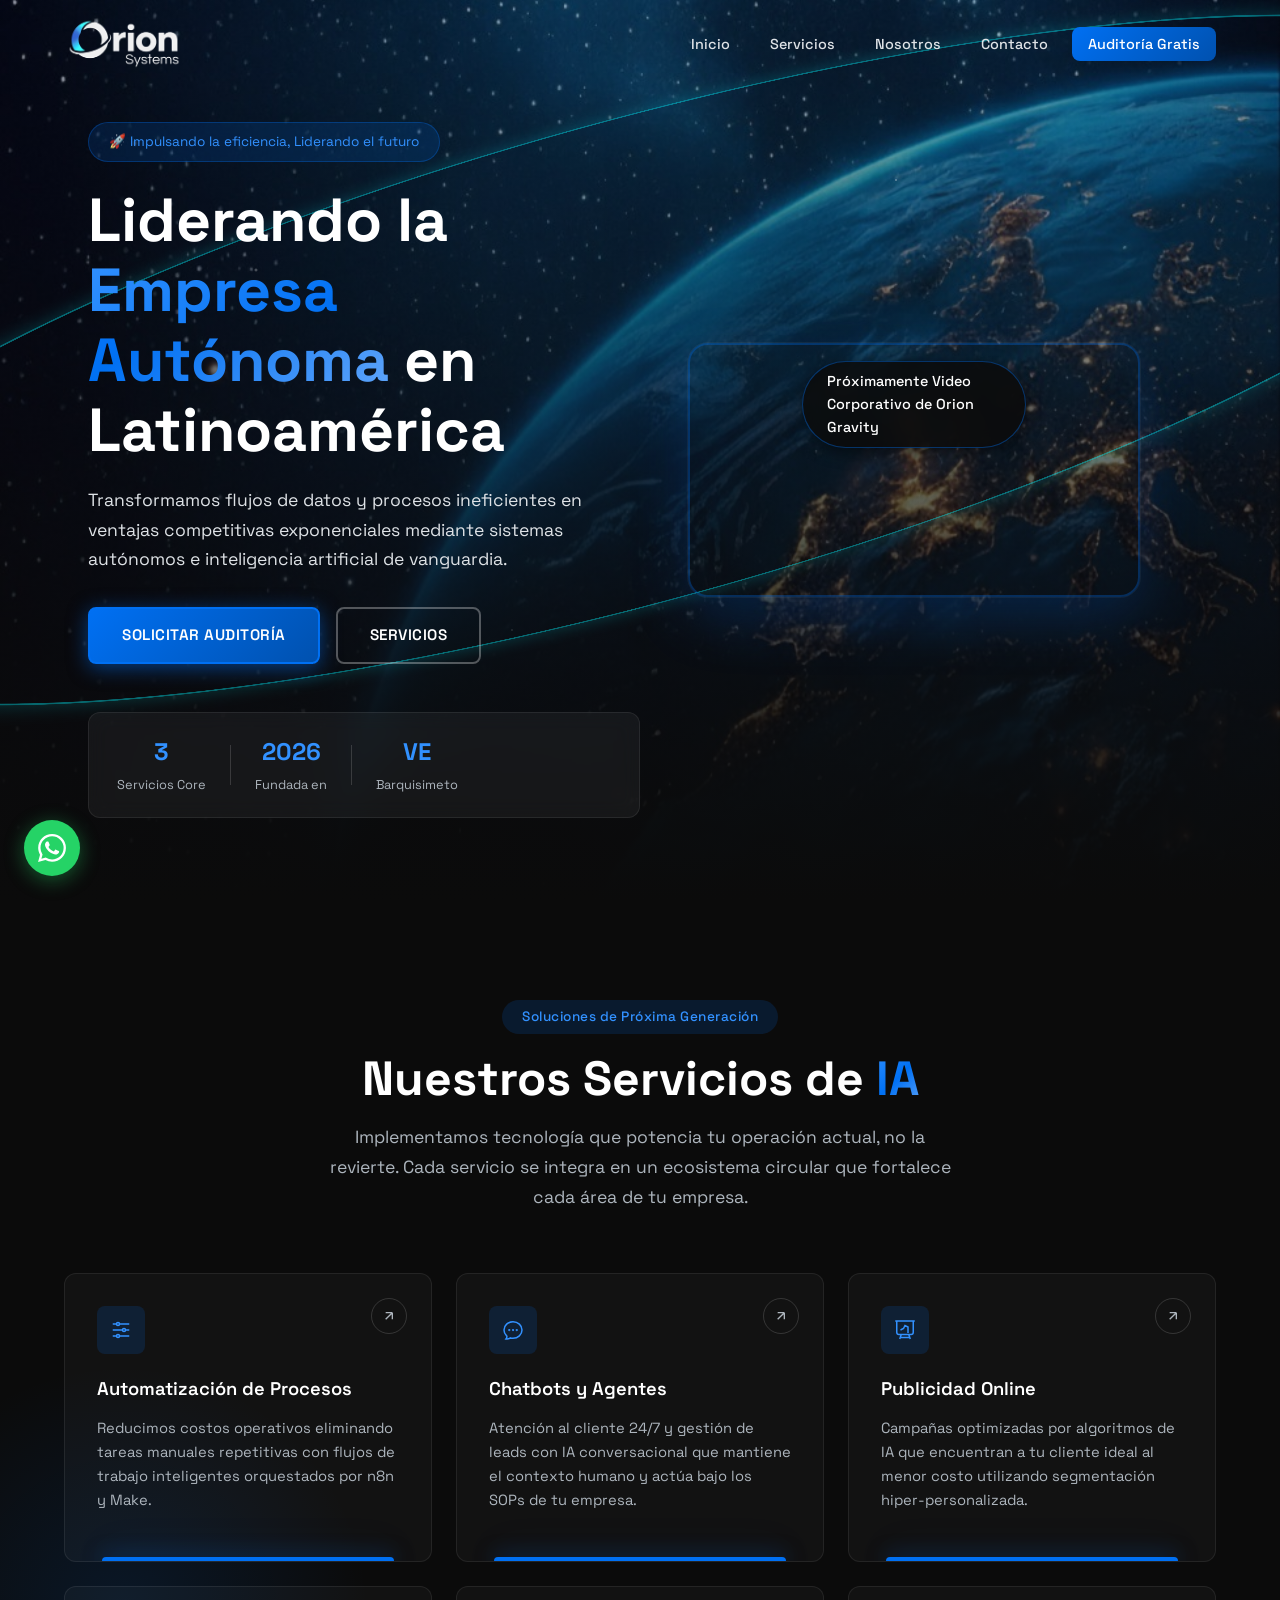
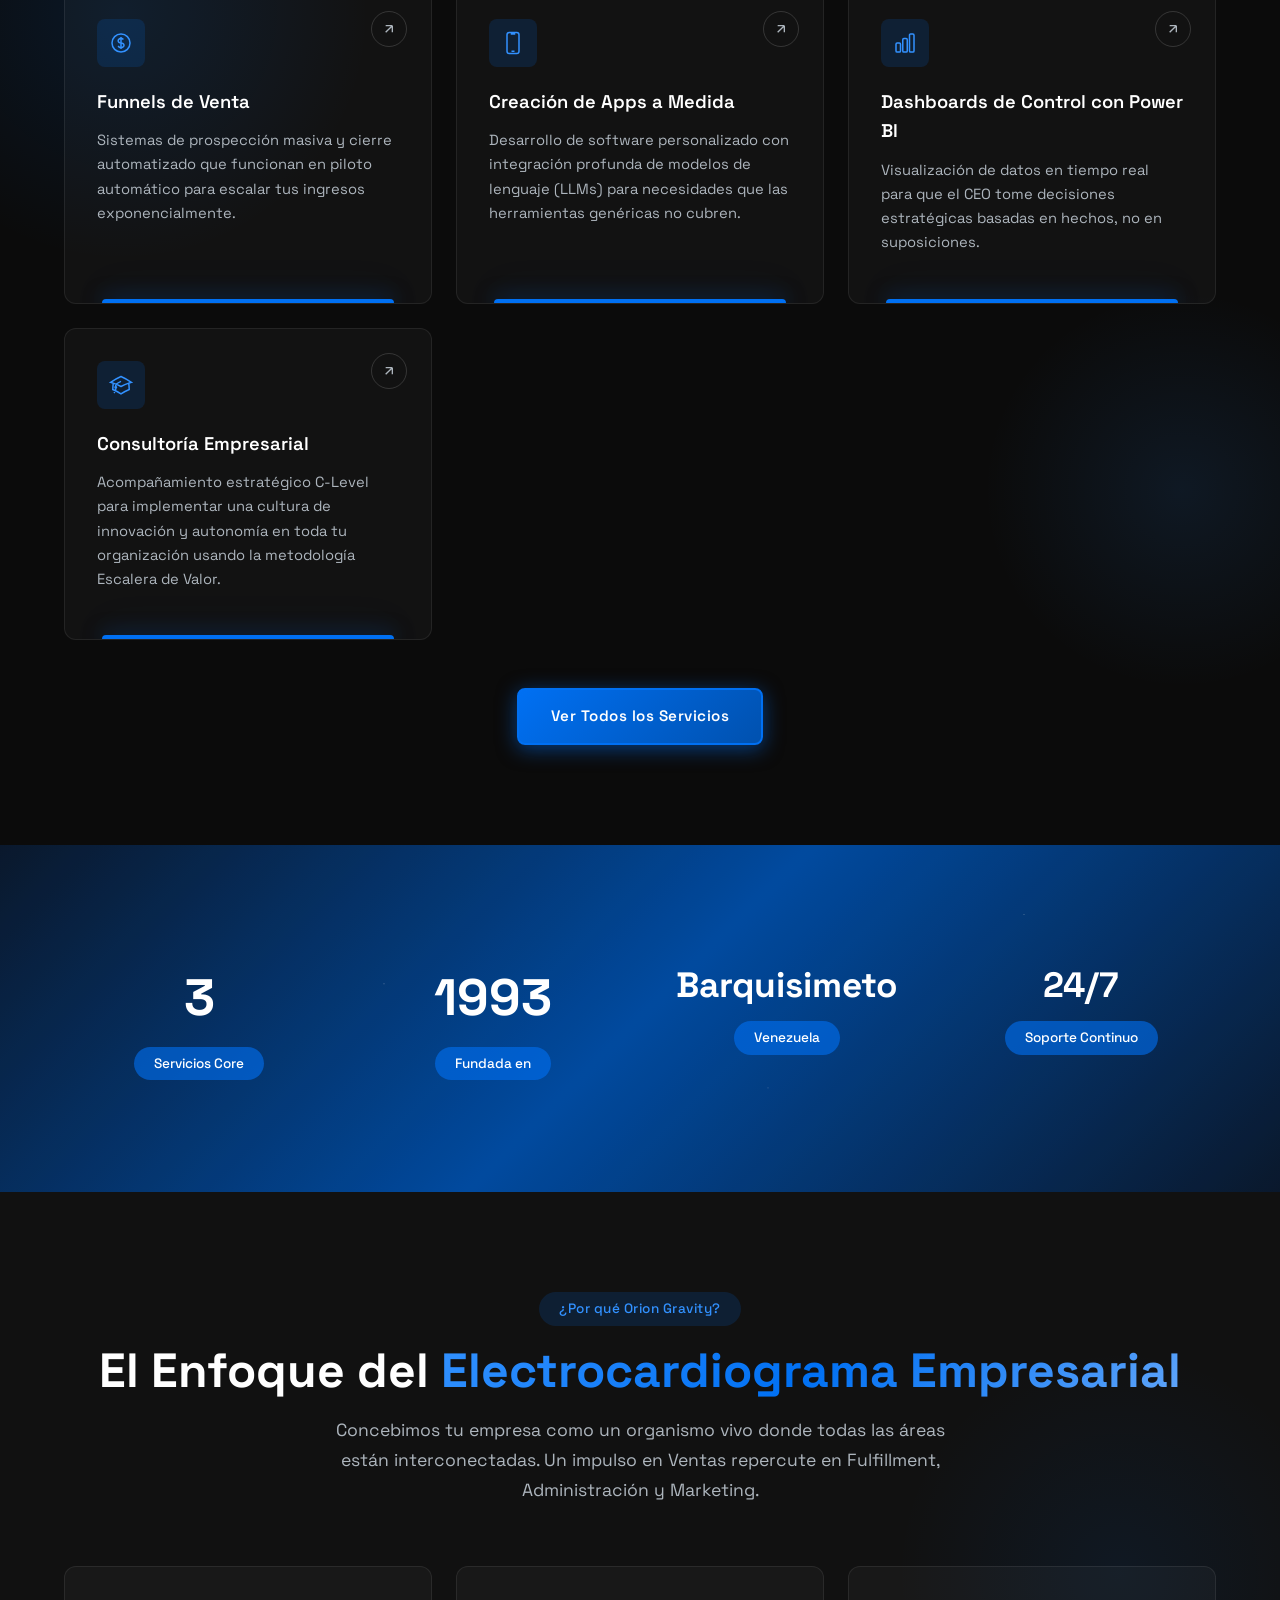
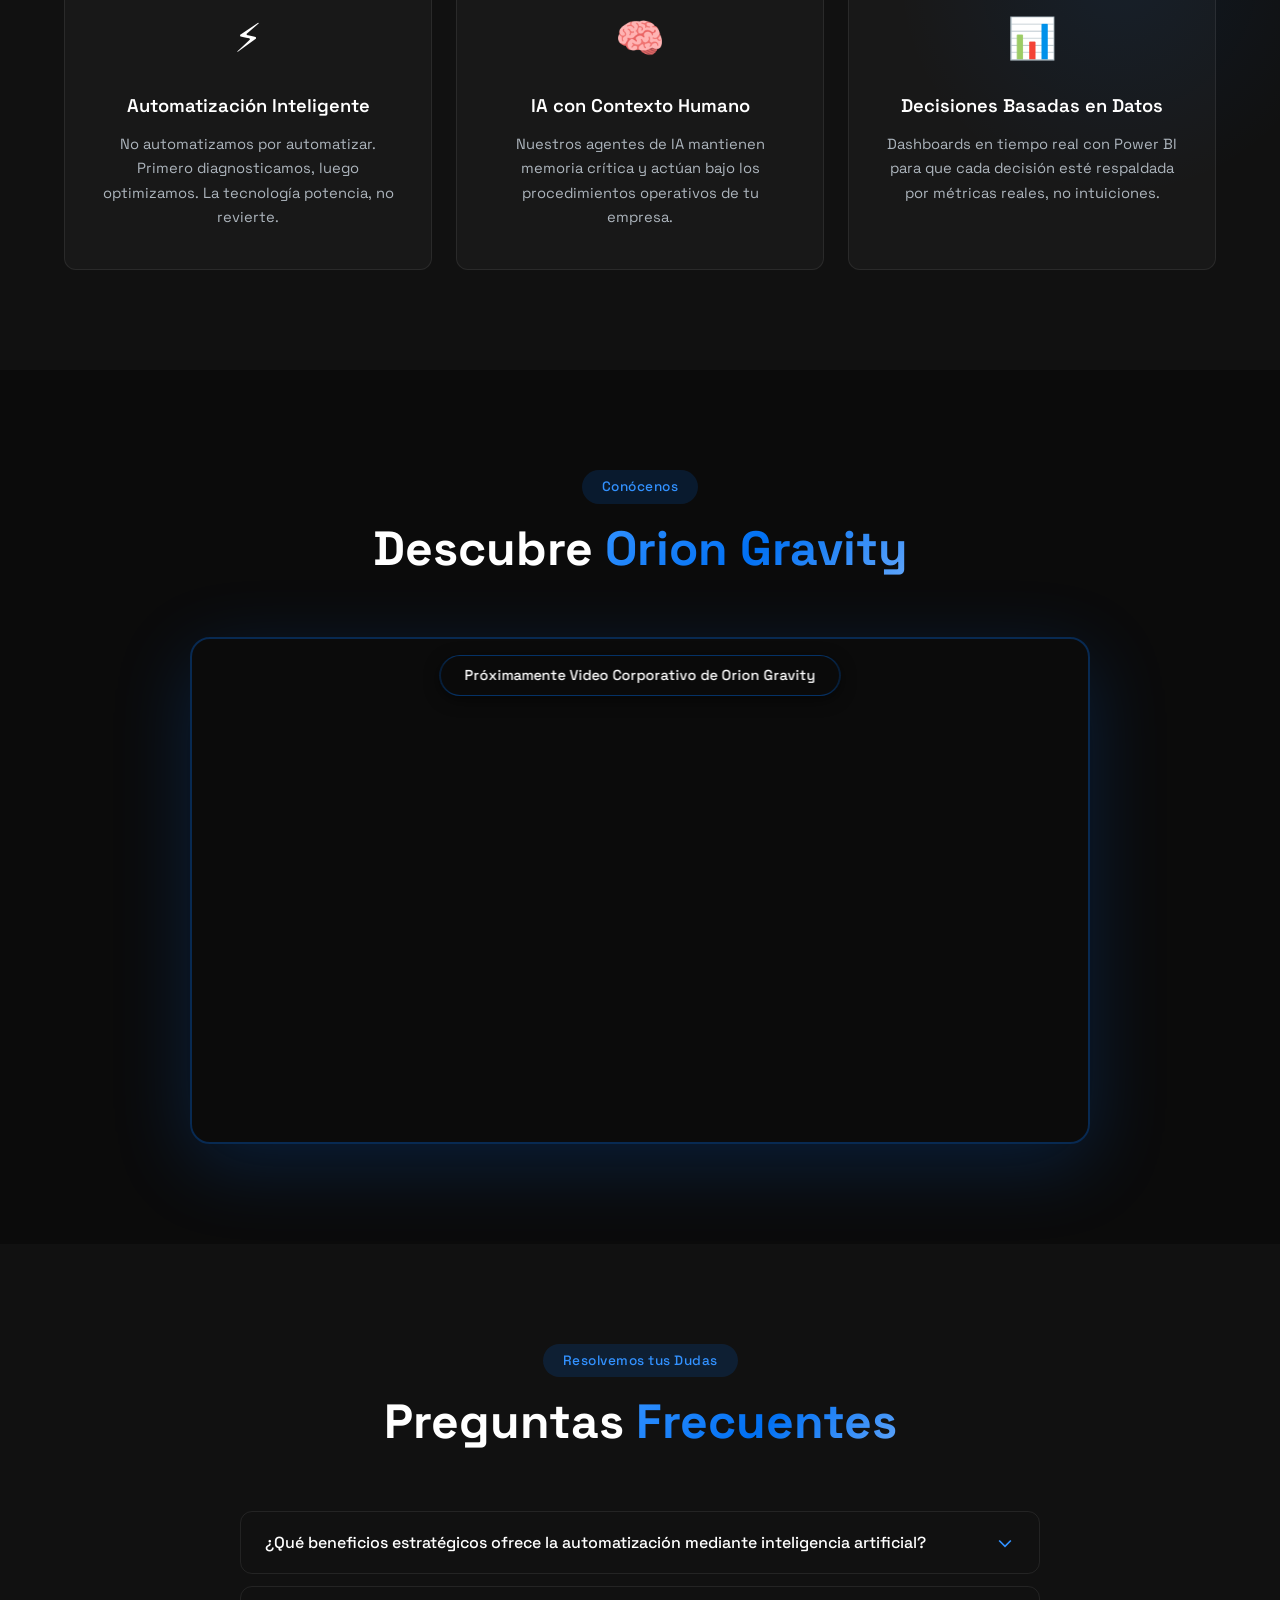
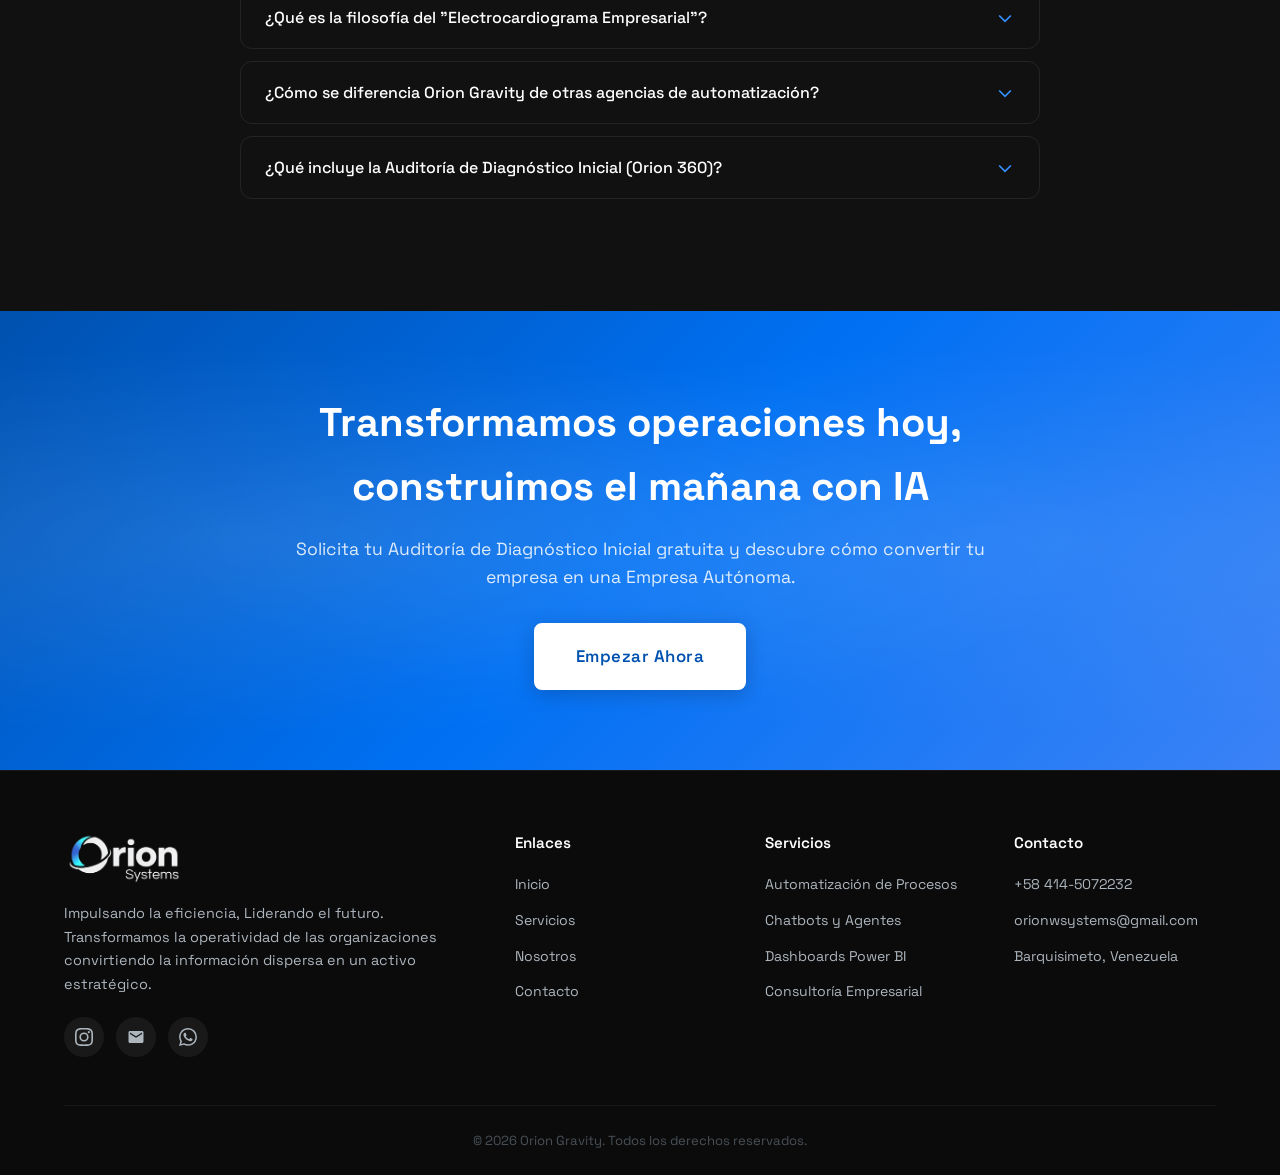
<file: index.html>
<!DOCTYPE html>
<html lang="es">

<head>
  <meta charset="UTF-8">
  <meta name="viewport" content="width=device-width, initial-scale=1.0">
  <title>Orion Gravity | Empresa Autónoma &amp; Automatización con IA</title>
  <meta name="description"
    content="Orion Gravity: Liderando la Empresa Autónoma en Latinoamérica. Automatización de procesos, chatbots con IA, dashboards Power BI y consultoría empresarial en Barquisimeto, Venezuela.">
  <link rel="icon" href="assets/favicon.png" type="image/png">
  <link rel="preconnect" href="https://fonts.googleapis.com">
  <link rel="preconnect" href="https://fonts.gstatic.com" crossorigin>
  <link
    href="https://fonts.googleapis.com/css2?family=Space+Grotesk:wght@300;400;500;600;700&family=Inter:wght@300;400;500;600;700&display=swap"
    rel="stylesheet">
  <link rel="stylesheet" href="index.css">
</head>

<body>
  <!-- ============ NAVBAR ============ -->
  <nav class="navbar" id="navbar">
    <div class="nav-container">
      <a href="index.html" class="nav-logo">
        <img src="assets/logo.png" alt="Orion Gravity" class="logo-img">
      </a>
      <ul class="nav-links" id="navLinks">
        <li><a href="index.html" class="nav-link active">Inicio</a></li>
        <li><a href="services.html" class="nav-link">Servicios</a></li>
        <li><a href="about.html" class="nav-link">Nosotros</a></li>
        <li><a href="contact.html" class="nav-link">Contacto</a></li>
        <li><a href="#" class="nav-link nav-cta" id="openAuditBtn">Auditoría Gratis</a></li>
      </ul>
      <button class="hamburger" id="hamburger" aria-label="Abrir menú">
        <span></span><span></span><span></span>
      </button>
    </div>
  </nav>

  <!-- ============ HERO ============ -->
  <section class="hero" id="hero">
    <div class="hero-bg">
      <div class="hero-main-bg">
        <div class="hero-stars"></div>
        <div class="hero-planet-ring"></div>
        <div class="hero-orbiters">
          <div class="orbiter"></div>
          <div class="orbiter"></div>
          <div class="orbiter"></div>
        </div>
      </div>
    </div>
    <div class="hero-content anim-fade-up">
      <span class="hero-badge">🚀 Impulsando la eficiencia, Liderando el futuro</span>
      <h1 class="hero-title">Liderando la <span class="text-gradient">Empresa Autónoma</span> en Latinoamérica</h1>
      <p class="hero-subtitle">Transformamos flujos de datos y procesos ineficientes en ventajas competitivas
        exponenciales mediante sistemas autónomos e inteligencia artificial de vanguardia.</p>
      <div class="hero-buttons">
        <a href="#" class="btn btn-primary" id="heroAuditBtn">SOLICITAR AUDITORÍA</a>
        <a href="services.html" class="btn btn-outline">SERVICIOS</a>
      </div>
      <div class="hero-trust">
        <div class="trust-item"><span class="trust-number">3</span><span class="trust-label">Servicios Core</span></div>
        <div class="trust-divider"></div>
        <div class="trust-item"><span class="trust-number">2026</span><span class="trust-label">Fundada en</span></div>
        <div class="trust-divider"></div>
        <div class="trust-item"><span class="trust-number">VE</span><span class="trust-label">Barquisimeto</span></div>
      </div>
    </div>
    <div class="hero-visual anim-fade-up" style="animation-delay: 0.3s;">
      <div class="hero-video-frame">
        <div class="video-overlay-text">Próximamente Video Corporativo de Orion Gravity</div>
        <iframe src="https://www.youtube.com/embed/dQw4w9WgXcQ" title="Orion Gravity - Video Presentación"
          frameborder="0"
          allow="accelerometer; autoplay; clipboard-write; encrypted-media; gyroscope; picture-in-picture"
          allowfullscreen loading="lazy"></iframe>
      </div>
    </div>
  </section>

  <!-- ============ SERVICES GRID ============ -->
  <section class="services" id="servicios">
    <div class="container">
      <div class="section-header anim-fade-up">
        <span class="section-tag">Soluciones de Próxima Generación</span>
        <h2 class="section-title">Nuestros Servicios de <span class="text-gradient">IA</span></h2>
        <p class="section-desc">Implementamos tecnología que potencia tu operación actual, no la revierte. Cada servicio
          se integra en un ecosistema circular que fortalece cada área de tu empresa.</p>
      </div>
      <div class="services-grid">
        <!-- Card 1 -->
        <div class="service-card anim-fade-up">
          <div class="card-icon">
            <svg viewBox="0 0 24 24" fill="none" stroke="currentColor" stroke-width="1.5">
              <path
                d="M10.5 6h9.75M10.5 6a1.5 1.5 0 11-3 0m3 0a1.5 1.5 0 10-3 0M3.75 6H7.5m3 12h9.75m-9.75 0a1.5 1.5 0 01-3 0m3 0a1.5 1.5 0 00-3 0m-3.75 0H7.5m9-6h3.75m-3.75 0a1.5 1.5 0 01-3 0m3 0a1.5 1.5 0 00-3 0m-9.75 0h9.75" />
            </svg>
          </div>
          <h3 class="card-title">Automatización de Procesos</h3>
          <p class="card-desc">Reducimos costos operativos eliminando tareas manuales repetitivas con flujos de trabajo
            inteligentes orquestados por n8n y Make.</p>
          <a href="services.html" class="card-arrow" aria-label="Ver más">
            <svg viewBox="0 0 24 24" fill="none" stroke="currentColor" stroke-width="2">
              <path d="M7 17L17 7M17 7H7M17 7V17" />
            </svg>
          </a>
          <div class="card-glow"></div>
        </div>
        <!-- Card 2 -->
        <div class="service-card anim-fade-up" style="animation-delay: 0.1s;">
          <div class="card-icon">
            <svg viewBox="0 0 24 24" fill="none" stroke="currentColor" stroke-width="1.5">
              <path
                d="M8.625 12a.375.375 0 11-.75 0 .375.375 0 01.75 0zm0 0H8.25m4.125 0a.375.375 0 11-.75 0 .375.375 0 01.75 0zm0 0H12m4.125 0a.375.375 0 11-.75 0 .375.375 0 01.75 0zm0 0h-.375M21 12c0 4.556-4.03 8.25-9 8.25a9.764 9.764 0 01-2.555-.337A5.972 5.972 0 015.41 20.97a5.969 5.969 0 01-.474-.065 4.48 4.48 0 00.978-2.025c.09-.457-.133-.901-.467-1.226C3.93 16.178 3 14.189 3 12c0-4.556 4.03-8.25 9-8.25s9 3.694 9 8.25z" />
            </svg>
          </div>
          <h3 class="card-title">Chatbots y Agentes</h3>
          <p class="card-desc">Atención al cliente 24/7 y gestión de leads con IA conversacional que mantiene el
            contexto humano y actúa bajo los SOPs de tu empresa.</p>
          <a href="services.html" class="card-arrow" aria-label="Ver más">
            <svg viewBox="0 0 24 24" fill="none" stroke="currentColor" stroke-width="2">
              <path d="M7 17L17 7M17 7H7M17 7V17" />
            </svg>
          </a>
          <div class="card-glow"></div>
        </div>
        <!-- Card 3 -->
        <div class="service-card anim-fade-up" style="animation-delay: 0.2s;">
          <div class="card-icon">
            <svg viewBox="0 0 24 24" fill="none" stroke="currentColor" stroke-width="1.5">
              <path
                d="M3.75 3v11.25A2.25 2.25 0 006 16.5h2.25M3.75 3h-1.5m1.5 0h16.5m0 0h1.5m-1.5 0v11.25A2.25 2.25 0 0118 16.5h-2.25m-7.5 0h7.5m-7.5 0l-1 3m8.5-3l1 3m0 0l.5 1.5m-.5-1.5h-9.5m0 0l-.5 1.5m.75-9l3-1.5L12 7.5l3 1.5V15" />
            </svg>
          </div>
          <h3 class="card-title">Publicidad Online</h3>
          <p class="card-desc">Campañas optimizadas por algoritmos de IA que encuentran a tu cliente ideal al menor
            costo utilizando segmentación hiper-personalizada.</p>
          <a href="services.html" class="card-arrow" aria-label="Ver más">
            <svg viewBox="0 0 24 24" fill="none" stroke="currentColor" stroke-width="2">
              <path d="M7 17L17 7M17 7H7M17 7V17" />
            </svg>
          </a>
          <div class="card-glow"></div>
        </div>
        <!-- Card 4 -->
        <div class="service-card anim-fade-up" style="animation-delay: 0.15s;">
          <div class="card-icon">
            <svg viewBox="0 0 24 24" fill="none" stroke="currentColor" stroke-width="1.5">
              <path
                d="M12 6v12m-3-2.818l.879.659c1.171.879 3.07.879 4.242 0 1.172-.879 1.172-2.303 0-3.182C13.536 12.219 12.768 12 12 12c-.725 0-1.45-.22-2.003-.659-1.106-.879-1.106-2.303 0-3.182s2.9-.879 4.006 0l.415.33M21 12a9 9 0 11-18 0 9 9 0 0118 0z" />
            </svg>
          </div>
          <h3 class="card-title">Funnels de Venta</h3>
          <p class="card-desc">Sistemas de prospección masiva y cierre automatizado que funcionan en piloto automático
            para escalar tus ingresos exponencialmente.</p>
          <a href="services.html" class="card-arrow" aria-label="Ver más">
            <svg viewBox="0 0 24 24" fill="none" stroke="currentColor" stroke-width="2">
              <path d="M7 17L17 7M17 7H7M17 7V17" />
            </svg>
          </a>
          <div class="card-glow"></div>
        </div>
        <!-- Card 5 -->
        <div class="service-card anim-fade-up" style="animation-delay: 0.25s;">
          <div class="card-icon">
            <svg viewBox="0 0 24 24" fill="none" stroke="currentColor" stroke-width="1.5">
              <path
                d="M10.5 1.5H8.25A2.25 2.25 0 006 3.75v16.5a2.25 2.25 0 002.25 2.25h7.5A2.25 2.25 0 0018 20.25V3.75a2.25 2.25 0 00-2.25-2.25H13.5m-3 0V3h3V1.5m-3 0h3m-3 18.75h3" />
            </svg>
          </div>
          <h3 class="card-title">Creación de Apps a Medida</h3>
          <p class="card-desc">Desarrollo de software personalizado con integración profunda de modelos de lenguaje
            (LLMs) para necesidades que las herramientas genéricas no cubren.</p>
          <a href="services.html" class="card-arrow" aria-label="Ver más">
            <svg viewBox="0 0 24 24" fill="none" stroke="currentColor" stroke-width="2">
              <path d="M7 17L17 7M17 7H7M17 7V17" />
            </svg>
          </a>
          <div class="card-glow"></div>
        </div>
        <!-- Card 6 -->
        <div class="service-card anim-fade-up" style="animation-delay: 0.3s;">
          <div class="card-icon">
            <svg viewBox="0 0 24 24" fill="none" stroke="currentColor" stroke-width="1.5">
              <path
                d="M3 13.125C3 12.504 3.504 12 4.125 12h2.25c.621 0 1.125.504 1.125 1.125v6.75C7.5 20.496 6.996 21 6.375 21h-2.25A1.125 1.125 0 013 19.875v-6.75zM9.75 8.625c0-.621.504-1.125 1.125-1.125h2.25c.621 0 1.125.504 1.125 1.125v11.25c0 .621-.504 1.125-1.125 1.125h-2.25a1.125 1.125 0 01-1.125-1.125V8.625zM16.5 4.125c0-.621.504-1.125 1.125-1.125h2.25C20.496 3 21 3.504 21 4.125v15.75c0 .621-.504 1.125-1.125 1.125h-2.25a1.125 1.125 0 01-1.125-1.125V4.125z" />
            </svg>
          </div>
          <h3 class="card-title">Dashboards de Control con Power BI</h3>
          <p class="card-desc">Visualización de datos en tiempo real para que el CEO tome decisiones estratégicas
            basadas en hechos, no en suposiciones.</p>
          <a href="services.html" class="card-arrow" aria-label="Ver más">
            <svg viewBox="0 0 24 24" fill="none" stroke="currentColor" stroke-width="2">
              <path d="M7 17L17 7M17 7H7M17 7V17" />
            </svg>
          </a>
          <div class="card-glow"></div>
        </div>
        <!-- Card 7 -->
        <div class="service-card anim-fade-up" style="animation-delay: 0.35s;">
          <div class="card-icon">
            <svg viewBox="0 0 24 24" fill="none" stroke="currentColor" stroke-width="1.5">
              <path
                d="M4.26 10.147a60.436 60.436 0 00-.491 6.347A48.627 48.627 0 0112 20.904a48.627 48.627 0 018.232-4.41 60.46 60.46 0 00-.491-6.347m-15.482 0a50.57 50.57 0 00-2.658-.813A59.905 59.905 0 0112 3.493a59.902 59.902 0 0110.399 5.84c-.896.248-1.783.52-2.658.814m-15.482 0A50.697 50.697 0 0112 13.489a50.702 50.702 0 017.74-3.342M6.75 15a.75.75 0 100-1.5.75.75 0 000 1.5zm0 0v-3.675A55.378 55.378 0 0112 8.443m-7.007 11.55A5.981 5.981 0 006.75 15.75v-1.5" />
            </svg>
          </div>
          <h3 class="card-title">Consultoría Empresarial</h3>
          <p class="card-desc">Acompañamiento estratégico C-Level para implementar una cultura de innovación y autonomía
            en toda tu organización usando la metodología Escalera de Valor.</p>
          <a href="services.html" class="card-arrow" aria-label="Ver más">
            <svg viewBox="0 0 24 24" fill="none" stroke="currentColor" stroke-width="2">
              <path d="M7 17L17 7M17 7H7M17 7V17" />
            </svg>
          </a>
          <div class="card-glow"></div>
        </div>
      </div>
      <div class="services-cta anim-fade-up">
        <a href="services.html" class="btn btn-primary">Ver Todos los Servicios</a>
      </div>
    </div>
  </section>

  <!-- ============ STATS ============ -->
  <section class="stats" id="estadisticas">
    <div class="stats-bg"></div>
    <div class="container">
      <div class="stats-grid">
        <div class="stat-item anim-fade-up">
          <span class="stat-number" data-target="3">0</span>
          <span class="stat-label">Servicios Core</span>
        </div>
        <div class="stat-item anim-fade-up" style="animation-delay: 0.1s;">
          <span class="stat-number" data-target="2026">0</span>
          <span class="stat-label">Fundada en</span>
        </div>
        <div class="stat-item anim-fade-up" style="animation-delay: 0.2s;">
          <span class="stat-number stat-text">Barquisimeto</span>
          <span class="stat-label">Venezuela</span>
        </div>
        <div class="stat-item anim-fade-up" style="animation-delay: 0.3s;">
          <span class="stat-number stat-text">24/7</span>
          <span class="stat-label">Soporte Continuo</span>
        </div>
      </div>
    </div>
  </section>

  <!-- ============ BENEFITS ============ -->
  <section class="benefits" id="beneficios">
    <div class="container">
      <div class="section-header anim-fade-up">
        <span class="section-tag">¿Por qué Orion Gravity?</span>
        <h2 class="section-title">El Enfoque del <span class="text-gradient">Electrocardiograma Empresarial</span></h2>
        <p class="section-desc">Concebimos tu empresa como un organismo vivo donde todas las áreas están
          interconectadas. Un impulso en Ventas repercute en Fulfillment, Administración y Marketing.</p>
      </div>
      <div class="benefits-grid">
        <div class="benefit-card anim-fade-up">
          <div class="benefit-icon">⚡</div>
          <h3>Automatización Inteligente</h3>
          <p>No automatizamos por automatizar. Primero diagnosticamos, luego optimizamos. La tecnología potencia, no
            revierte.</p>
        </div>
        <div class="benefit-card anim-fade-up" style="animation-delay: 0.1s;">
          <div class="benefit-icon">🧠</div>
          <h3>IA con Contexto Humano</h3>
          <p>Nuestros agentes de IA mantienen memoria crítica y actúan bajo los procedimientos operativos de tu empresa.
          </p>
        </div>
        <div class="benefit-card anim-fade-up" style="animation-delay: 0.2s;">
          <div class="benefit-icon">📊</div>
          <h3>Decisiones Basadas en Datos</h3>
          <p>Dashboards en tiempo real con Power BI para que cada decisión esté respaldada por métricas reales, no
            intuiciones.</p>
        </div>
      </div>
    </div>
  </section>

  <!-- ============ VIDEO ============ -->
  <section class="video-section" id="video">
    <div class="container">
      <div class="section-header anim-fade-up">
        <span class="section-tag">Conócenos</span>
        <h2 class="section-title">Descubre <span class="text-gradient">Orion Gravity</span></h2>
      </div>
      <div class="video-wrapper anim-fade-up">
        <div class="video-overlay-text">Próximamente Video Corporativo de Orion Gravity</div>
        <iframe src="https://www.youtube.com/embed/dQw4w9WgXcQ" title="Orion Gravity - Presentación" frameborder="0"
          allow="accelerometer; autoplay; clipboard-write; encrypted-media; gyroscope; picture-in-picture"
          allowfullscreen loading="lazy"></iframe>
      </div>
    </div>
  </section>

  <!-- ============ FAQ ============ -->
  <section class="faq" id="faq">
    <div class="container">
      <div class="section-header anim-fade-up">
        <span class="section-tag">Resolvemos tus Dudas</span>
        <h2 class="section-title">Preguntas <span class="text-gradient">Frecuentes</span></h2>
      </div>
      <div class="faq-list">
        <div class="faq-item anim-fade-up">
          <button class="faq-question" aria-expanded="false">
            <span>¿Qué beneficios estratégicos ofrece la automatización mediante inteligencia artificial?</span>
            <svg class="faq-chevron" viewBox="0 0 24 24" fill="none" stroke="currentColor" stroke-width="2">
              <path d="M19 9l-7 7-7-7" />
            </svg>
          </button>
          <div class="faq-answer">
            <p>La automatización con IA elimina tareas repetitivas, reduce errores humanos y libera a tu equipo para
              enfocarse en decisiones estratégicas. En Orion Gravity, nuestro diagnóstico Orion 360 identifica
              exactamente dónde la automatización generará el mayor impacto en tu rentabilidad.</p>
          </div>
        </div>
        <div class="faq-item anim-fade-up" style="animation-delay: 0.1s;">
          <button class="faq-question" aria-expanded="false">
            <span>¿Qué es la filosofía del "Electrocardiograma Empresarial"?</span>
            <svg class="faq-chevron" viewBox="0 0 24 24" fill="none" stroke="currentColor" stroke-width="2">
              <path d="M19 9l-7 7-7-7" />
            </svg>
          </button>
          <div class="faq-answer">
            <p>Es nuestra metodología central que concibe a la empresa como un organismo vivo. Antes de automatizar,
              evaluamos si tu empresa tiene capacidad de entrega. No automatizamos la captación sin verificar el
              fulfillment, porque "la tecnología potencia, no revierte" — amplifica la realidad actual de tu negocio.
            </p>
          </div>
        </div>
        <div class="faq-item anim-fade-up" style="animation-delay: 0.2s;">
          <button class="faq-question" aria-expanded="false">
            <span>¿Cómo se diferencia Orion Gravity de otras agencias de automatización?</span>
            <svg class="faq-chevron" viewBox="0 0 24 24" fill="none" stroke="currentColor" stroke-width="2">
              <path d="M19 9l-7 7-7-7" />
            </svg>
          </button>
          <div class="faq-answer">
            <p>Operamos como un ecosistema circular: cada implementación real validada en el mercado alimenta nuestra
              consultoría estratégica. No somos vendedores de herramientas — somos integradores y orquestadores de
              tecnología que actuamos como tu partner tecnológico permanente.</p>
          </div>
        </div>
        <div class="faq-item anim-fade-up" style="animation-delay: 0.3s;">
          <button class="faq-question" aria-expanded="false">
            <span>¿Qué incluye la Auditoría de Diagnóstico Inicial (Orion 360)?</span>
            <svg class="faq-chevron" viewBox="0 0 24 24" fill="none" stroke="currentColor" stroke-width="2">
              <path d="M19 9l-7 7-7-7" />
            </svg>
          </button>
          <div class="faq-answer">
            <p>El diagnóstico Orion 360 incluye: mapeo de procesos en Ventas, Marketing, Administración y Fulfillment;
              detección de oportunidades de automatización; estudio de vulnerabilidades operativas; y la creación de un
              Roadmap Técnico personalizado para tu empresa.</p>
          </div>
        </div>
      </div>
    </div>
  </section>

  <!-- ============ CTA BANNER ============ -->
  <section class="cta-banner">
    <div class="container">
      <div class="cta-content anim-fade-up">
        <h2>Transformamos operaciones hoy, construimos el mañana con IA</h2>
        <p>Solicita tu Auditoría de Diagnóstico Inicial gratuita y descubre cómo convertir tu empresa en una Empresa
          Autónoma.</p>
        <a href="#" class="btn btn-primary btn-lg" id="ctaAuditBtn">Empezar Ahora</a>
      </div>
    </div>
  </section>

  <!-- ============ FOOTER ============ -->
  <footer class="footer" id="contacto">
    <div class="container">
      <div class="footer-grid">
        <div class="footer-brand">
          <div class="footer-logo">
            <img src="assets/logo.png" alt="Orion Gravity" class="logo-img">
          </div>
          <p class="footer-tagline">Impulsando la eficiencia, Liderando el futuro. Transformamos la operatividad de las
            organizaciones convirtiendo la información dispersa en un activo estratégico.</p>
          <div class="footer-social">
            <a href="https://www.instagram.com/orionsystems_" target="_blank" rel="noopener" aria-label="Instagram"
              class="social-link">
              <svg viewBox="0 0 24 24" fill="currentColor">
                <path
                  d="M12 2.163c3.204 0 3.584.012 4.85.07 3.252.148 4.771 1.691 4.919 4.919.058 1.265.069 1.645.069 4.849 0 3.205-.012 3.584-.069 4.849-.149 3.225-1.664 4.771-4.919 4.919-1.266.058-1.644.07-4.85.07-3.204 0-3.584-.012-4.849-.07-3.26-.149-4.771-1.699-4.919-4.92-.058-1.265-.07-1.644-.07-4.849 0-3.204.013-3.583.07-4.849.149-3.227 1.664-4.771 4.919-4.919 1.266-.057 1.645-.069 4.849-.069zM12 0C8.741 0 8.333.014 7.053.072 2.695.272.273 2.69.073 7.052.014 8.333 0 8.741 0 12c0 3.259.014 3.668.072 4.948.2 4.358 2.618 6.78 6.98 6.98C8.333 23.986 8.741 24 12 24c3.259 0 3.668-.014 4.948-.072 4.354-.2 6.782-2.618 6.979-6.98.059-1.28.073-1.689.073-4.948 0-3.259-.014-3.667-.072-4.947-.196-4.354-2.617-6.78-6.979-6.98C15.668.014 15.259 0 12 0zm0 5.838a6.162 6.162 0 100 12.324 6.162 6.162 0 000-12.324zM12 16a4 4 0 110-8 4 4 0 010 8zm6.406-11.845a1.44 1.44 0 100 2.881 1.44 1.44 0 000-2.881z" />
              </svg>
            </a>
            <a href="mailto:orionwsystems@gmail.com" aria-label="Email" class="social-link">
              <svg viewBox="0 0 24 24" fill="currentColor">
                <path
                  d="M20 4H4c-1.1 0-2 .9-2 2v12c0 1.1.9 2 2 2h16c1.1 0 2-.9 2-2V6c0-1.1-.9-2-2-2zm0 4l-8 5-8-5V6l8 5 8-5v2z" />
              </svg>
            </a>
            <a href="https://wa.me/584145072232" target="_blank" rel="noopener" aria-label="WhatsApp"
              class="social-link">
              <svg viewBox="0 0 24 24" fill="currentColor">
                <path
                  d="M17.472 14.382c-.297-.149-1.758-.867-2.03-.967-.273-.099-.471-.148-.67.15-.197.297-.767.966-.94 1.164-.173.199-.347.223-.644.075-.297-.15-1.255-.463-2.39-1.475-.883-.788-1.48-1.761-1.653-2.059-.173-.297-.018-.458.13-.606.134-.133.298-.347.446-.52.149-.174.198-.298.298-.497.099-.198.05-.371-.025-.52-.075-.149-.669-1.612-.916-2.207-.242-.579-.487-.5-.669-.51-.173-.008-.371-.01-.57-.01-.198 0-.52.074-.792.372-.272.297-1.04 1.016-1.04 2.479 0 1.462 1.065 2.875 1.213 3.074.149.198 2.096 3.2 5.077 4.487.709.306 1.262.489 1.694.625.712.227 1.36.195 1.871.118.571-.085 1.758-.719 2.006-1.413.248-.694.248-1.289.173-1.413-.074-.124-.272-.198-.57-.347m-5.421 7.403h-.004a9.87 9.87 0 01-5.031-1.378l-.361-.214-3.741.982.998-3.648-.235-.374a9.86 9.86 0 01-1.51-5.26c.001-5.45 4.436-9.884 9.888-9.884 2.64 0 5.122 1.03 6.988 2.898a9.825 9.825 0 012.893 6.994c-.003 5.45-4.437 9.884-9.885 9.884m8.413-18.297A11.815 11.815 0 0012.05 0C5.495 0 .16 5.335.157 11.892c0 2.096.547 4.142 1.588 5.945L.057 24l6.305-1.654a11.882 11.882 0 005.683 1.448h.005c6.554 0 11.89-5.335 11.893-11.893a11.821 11.821 0 00-3.48-8.413z" />
              </svg>
            </a>
          </div>
        </div>
        <div class="footer-links">
          <h4>Enlaces</h4>
          <ul>
            <li><a href="index.html">Inicio</a></li>
            <li><a href="services.html">Servicios</a></li>
            <li><a href="about.html">Nosotros</a></li>
            <li><a href="contact.html">Contacto</a></li>
          </ul>
        </div>
        <div class="footer-links">
          <h4>Servicios</h4>
          <ul>
            <li><a href="services.html">Automatización de Procesos</a></li>
            <li><a href="services.html">Chatbots y Agentes</a></li>
            <li><a href="services.html">Dashboards Power BI</a></li>
            <li><a href="services.html">Consultoría Empresarial</a></li>
          </ul>
        </div>
        <div class="footer-contact">
          <h4>Contacto</h4>
          <ul>
            <li><a href="tel:+584145072232">+58 414-5072232</a></li>
            <li><a href="mailto:orionwsystems@gmail.com">orionwsystems@gmail.com</a></li>
            <li><span>Barquisimeto, Venezuela</span></li>
          </ul>
        </div>
      </div>
      <div class="footer-bottom">
        <p>&copy; 2026 Orion Gravity. Todos los derechos reservados.</p>
      </div>
    </div>
  </footer>

  <!-- ============ WHATSAPP FLOAT ============ -->
  <a href="https://wa.me/584145072232" target="_blank" rel="noopener" class="whatsapp-float" id="whatsappFloat"
    aria-label="Contactar por WhatsApp">
    <svg viewBox="0 0 24 24" fill="white">
      <path
        d="M17.472 14.382c-.297-.149-1.758-.867-2.03-.967-.273-.099-.471-.148-.67.15-.197.297-.767.966-.94 1.164-.173.199-.347.223-.644.075-.297-.15-1.255-.463-2.39-1.475-.883-.788-1.48-1.761-1.653-2.059-.173-.297-.018-.458.13-.606.134-.133.298-.347.446-.52.149-.174.198-.298.298-.497.099-.198.05-.371-.025-.52-.075-.149-.669-1.612-.916-2.207-.242-.579-.487-.5-.669-.51-.173-.008-.371-.01-.57-.01-.198 0-.52.074-.792.372-.272.297-1.04 1.016-1.04 2.479 0 1.462 1.065 2.875 1.213 3.074.149.198 2.096 3.2 5.077 4.487.709.306 1.262.489 1.694.625.712.227 1.36.195 1.871.118.571-.085 1.758-.719 2.006-1.413.248-.694.248-1.289.173-1.413-.074-.124-.272-.198-.57-.347m-5.421 7.403h-.004a9.87 9.87 0 01-5.031-1.378l-.361-.214-3.741.982.998-3.648-.235-.374a9.86 9.86 0 01-1.51-5.26c.001-5.45 4.436-9.884 9.888-9.884 2.64 0 5.122 1.03 6.988 2.898a9.825 9.825 0 012.893 6.994c-.003 5.45-4.437 9.884-9.885 9.884m8.413-18.297A11.815 11.815 0 0012.05 0C5.495 0 .16 5.335.157 11.892c0 2.096.547 4.142 1.588 5.945L.057 24l6.305-1.654a11.882 11.882 0 005.683 1.448h.005c6.554 0 11.89-5.335 11.893-11.893a11.821 11.821 0 00-3.48-8.413z" />
    </svg>
  </a>

  <!-- ============ AUDIT MODAL ============ -->
  <div class="modal-overlay" id="auditModal">
    <div class="modal">
      <button class="modal-close" id="closeModal" aria-label="Cerrar">&times;</button>
      <div class="modal-header">
        <div class="modal-icon">🔍</div>
        <h2>Solicita tu Diagnóstico Orion 360: El primer paso hacia la Empresa Autónoma.</h2>
        <p class="modal-gancho">La Inteligencia Artificial es un amplificador: si tus procesos son ineficientes, la IA
          solo acelerará el desastre. Antes de implementar, diagnosticamos para asegurar que la tecnología sea el
          catalizador de tu rentabilidad, no un riesgo para tu operativa.</p>
      </div>
      <form class="audit-form" id="auditForm">
        <!-- Sección A: Identidad y Filtro -->
        <div class="form-section">
          <h4>Sección A: Identidad y Filtro de Mercado</h4>
          <div class="form-row">
            <div class="form-group">
              <label for="decisor">Nombre del Decisor y Cargo *</label>
              <input type="text" id="decisor" name="decisor" required placeholder="Ej: Juan Pérez - CEO">
            </div>
            <div class="form-group">
              <label for="companyName">Nombre de la Empresa y Ubicación *</label>
              <input type="text" id="companyName" name="companyName" required
                placeholder="Ej: Mi Empresa C.A. - Venezuela">
            </div>
          </div>
          <div class="form-row">
            <div class="form-group">
              <label for="nicho">Nicho de Mercado *</label>
              <select id="nicho" name="nicho" required onchange="toggleOtherNiche(this)">
                <option value="">Seleccionar...</option>
                <option value="Clinicas">Clínicas y Salud</option>
                <option value="Inmobiliaria">Inmobiliaria</option>
                <option value="Ecommerce">E-commerce</option>
                <option value="Logistica">Logística y Transporte</option>
                <option value="Educacion">Educación / Academias</option>
                <option value="Servicios">Servicios Profesionales</option>
                <option value="Manufactura">Manufactura / Industrial</option>
                <option value="Otro">Otro (Especificar)</option>
              </select>
              <div id="otherNicheWrapper" style="display:none; margin-top: 10px;">
                <input type="text" id="nicho_otro" name="nicho_otro" placeholder="¿Cuál es el nicho de tu empresa?">
              </div>
            </div>
            <div class="form-group">
              <label for="budget">Presupuesto Estimado para el Proyecto (Opcional)</label>
              <input type="text" id="budget" name="budget" placeholder="Ej: $2,000 - $5,000">
            </div>
          </div>
          <div class="form-row">
            <div class="form-group">
              <label for="contactPhone">Teléfono / WhatsApp *</label>
              <input type="tel" id="contactPhone" name="phone" required placeholder="+58 ...">
            </div>
            <div class="form-group">
              <label for="contactEmail">Email Corporativo *</label>
              <input type="email" id="contactEmail" name="email" required placeholder="nombre@empresa.com">
            </div>
          </div>
        </div>

        <!-- Sección B: El Electrocardiograma -->
        <div class="form-section">
          <h4>Sección B: El Electrocardiograma (Dolores)</h4>
          <p class="section-desc-form">Identifica dónde sientes mayor obstrucción (puedes marcar varias):</p>
          <div class="checkbox-group">
            <label class="checkbox-item">
              <input type="checkbox" name="dolores" value="Ventas"> Ventas: ¿Pierdes leads por falta de respuesta rápida
              en WhatsApp?
            </label>
            <label class="checkbox-item">
              <input type="checkbox" name="dolores" value="Marketing"> Marketing: ¿Tus sistemas de publicidad no están
              orquestados con tu equipo comercial?
            </label>
            <label class="checkbox-item">
              <input type="checkbox" name="dolores" value="Administracion"> Administración: ¿Tus procesos de facturación
              o gestión de datos son lentos y manuales?
            </label>
            <label class="checkbox-item">
              <input type="checkbox" name="dolores" value="Fulfillment"> Fulfillment (Entrega): ¿Tienes cuellos de
              botella que afectan tu reputación?
            </label>
          </div>
        </div>

        <!-- Sección C: Stack Tecnológico -->
        <div class="form-section">
          <h4>Sección C: Stack Tecnológico e Infraestructura</h4>
          <div class="form-group">
            <label for="stack">¿Qué herramientas utilizas actualmente? (CRM, ERP, Ads...)</label>
            <input type="text" id="stack" name="stack" placeholder="Ej: Salesforce, Google Workspace, Meta Ads...">
          </div>
          <div class="form-group">
            <label for="data_state">Estado de los Datos</label>
            <select id="data_state" name="data_state">
              <option value="Dispersos">Dispersos en archivos manuales / Excels sueltos</option>
              <option value="Organizados">Organizados en bases de datos centralizadas</option>
              <option value="Hibridos">Híbridos / En proceso de digitalización</option>
            </select>
          </div>
        </div>

        <button type="submit" class="btn btn-primary btn-full">Solicitar Auditoría de Diagnóstico Inicial</button>
      </form>
      <div class="modal-success" id="modalSuccess" style="display:none;">
        <div class="success-icon">✨</div>
        <h3>¡Gracias por confiar en Orion Gravity!</h3>
        <p>Nuestro equipo analizará tu infraestructura y nos pondremos en contacto para presentarte tu Roadmap Técnico
          de transformación.</p>
        <button class="btn btn-outline" id="closeSuccessBtn">Entendido</button>
      </div>
    </div>
  </div>

  <script src="main.js"></script>
</body>

</html>
</file>
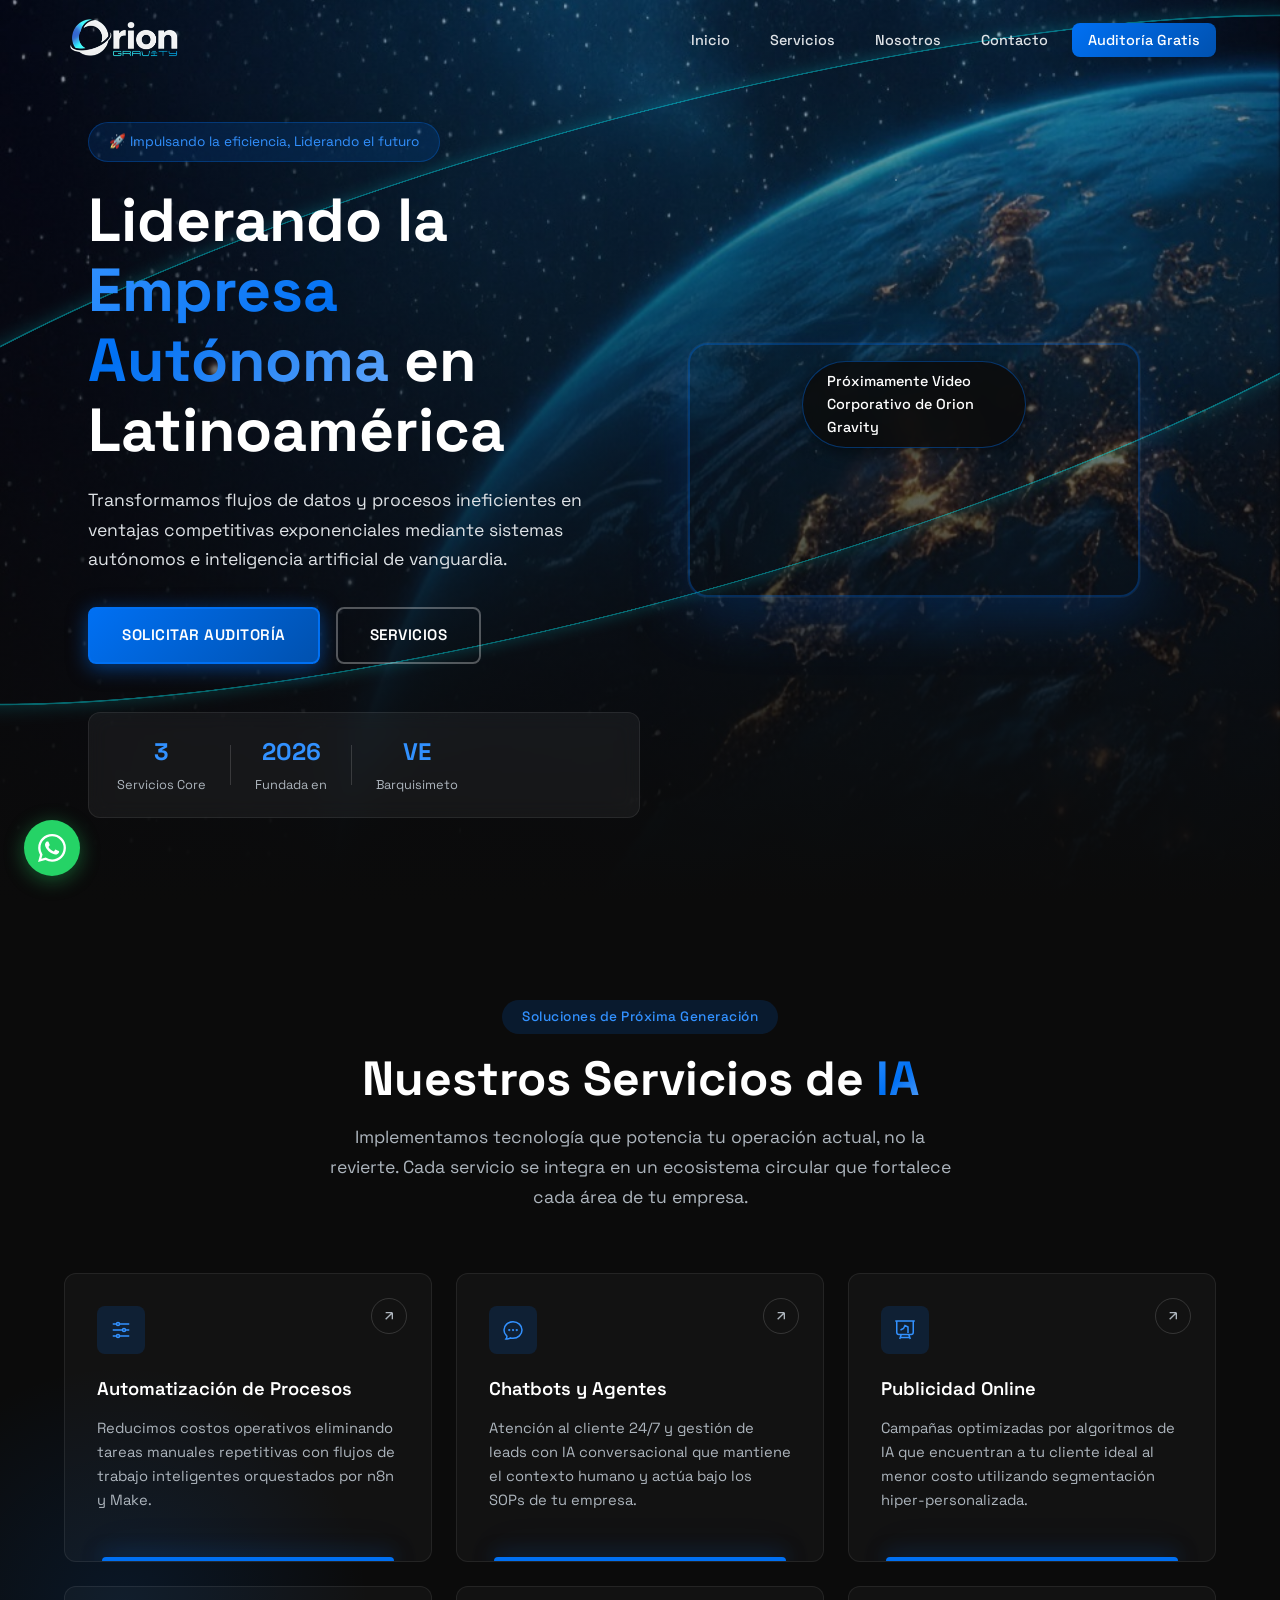
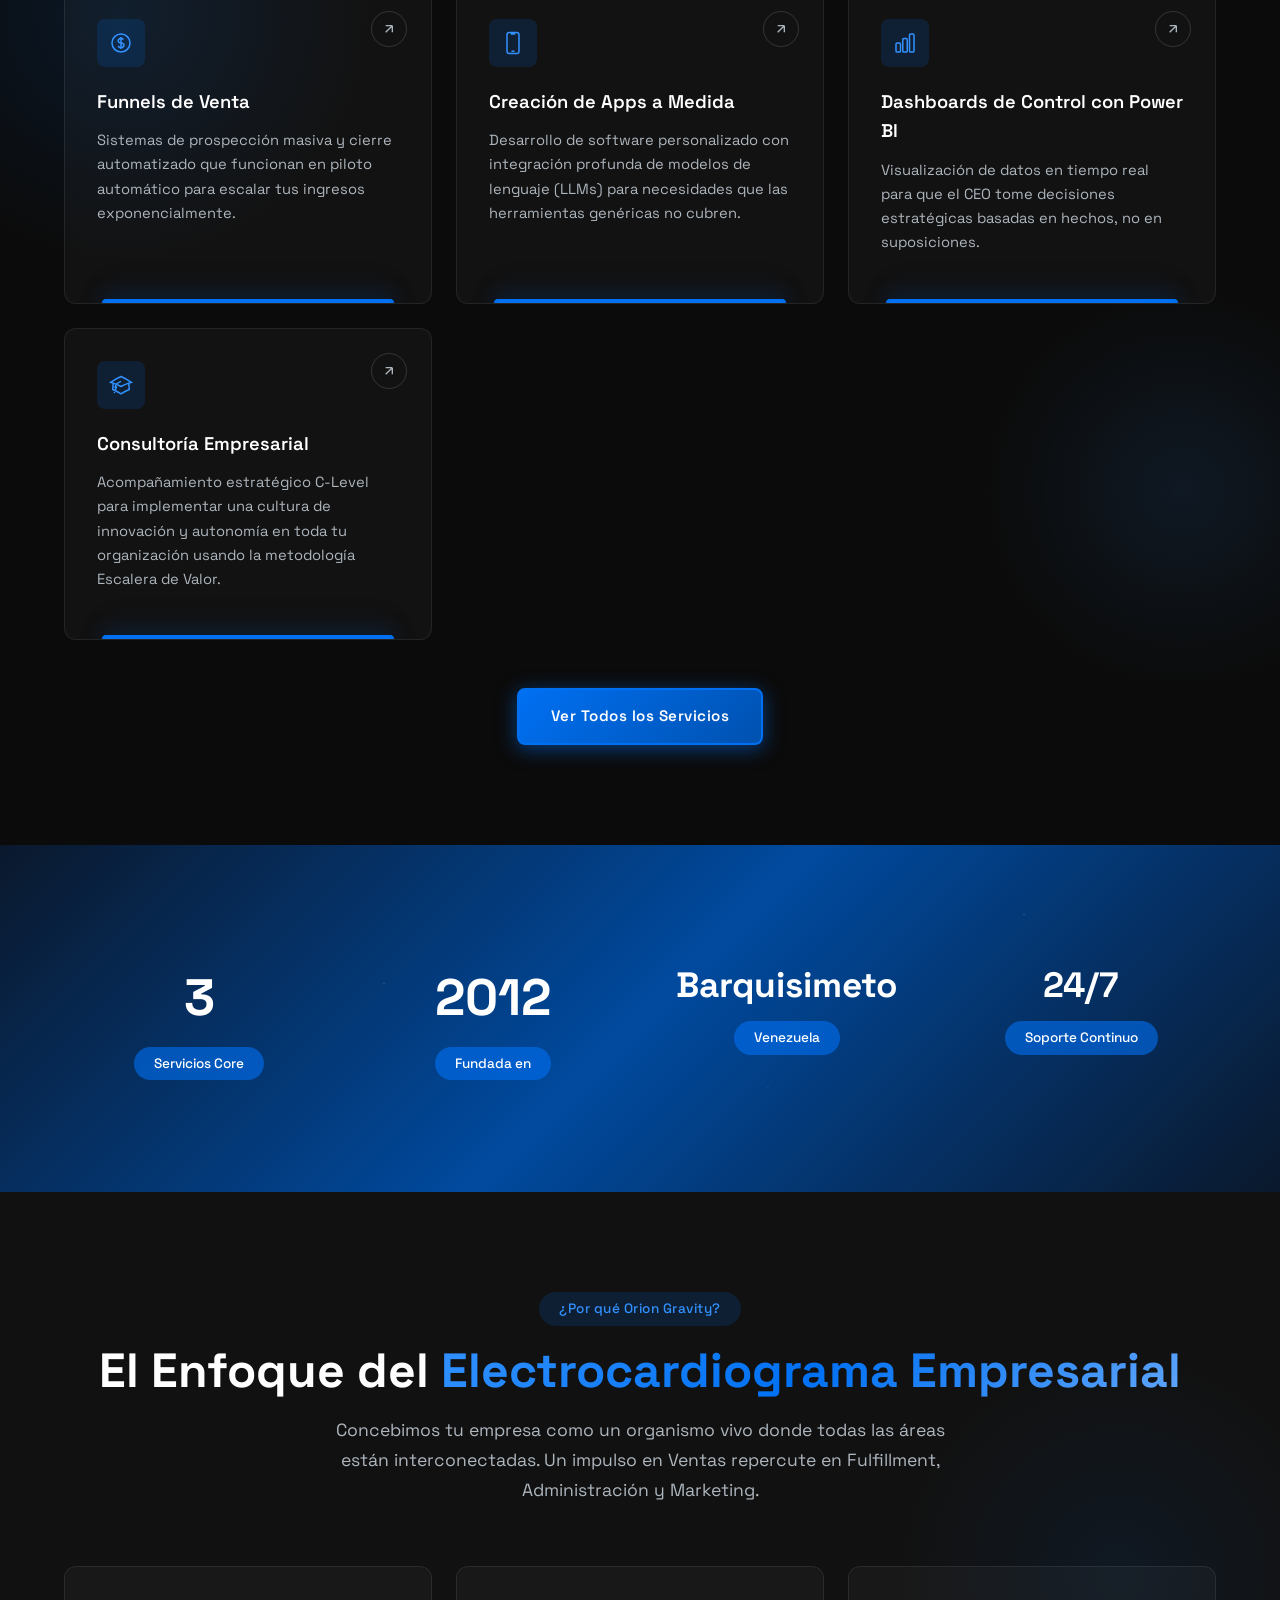
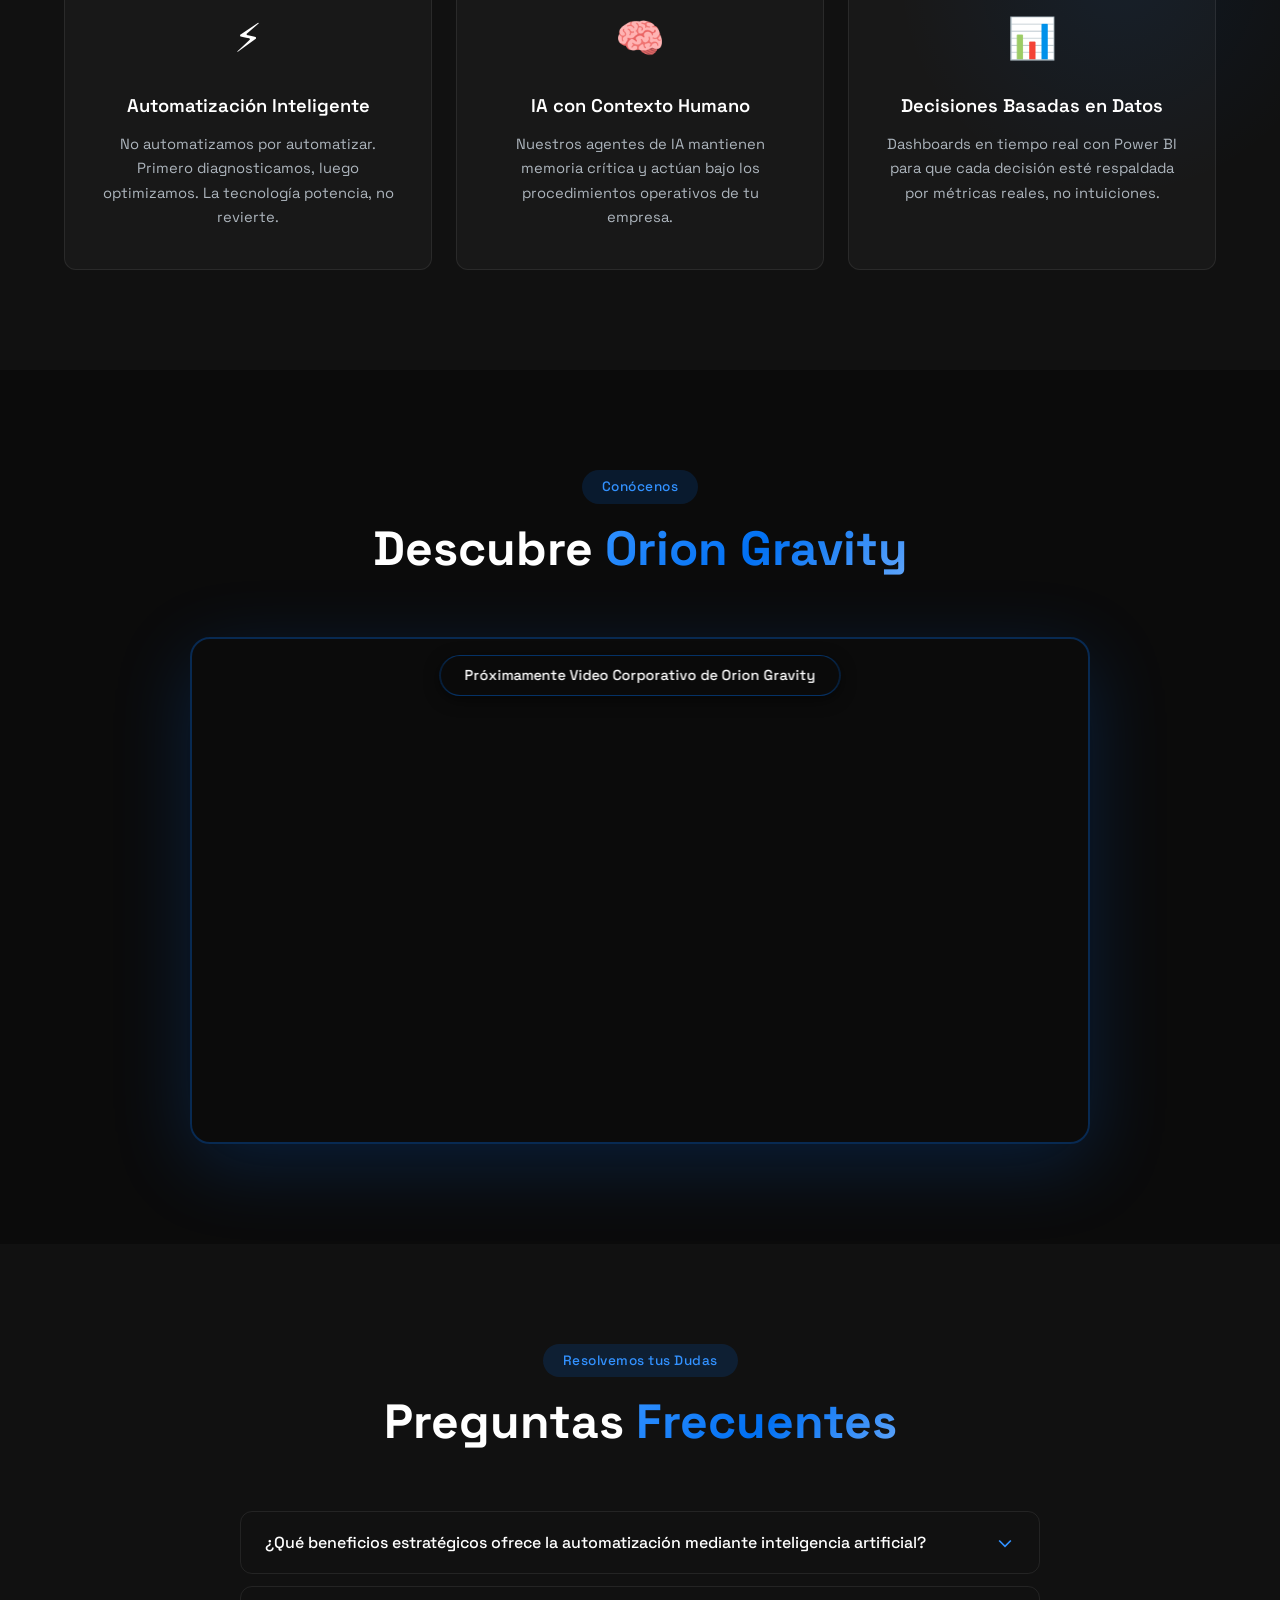
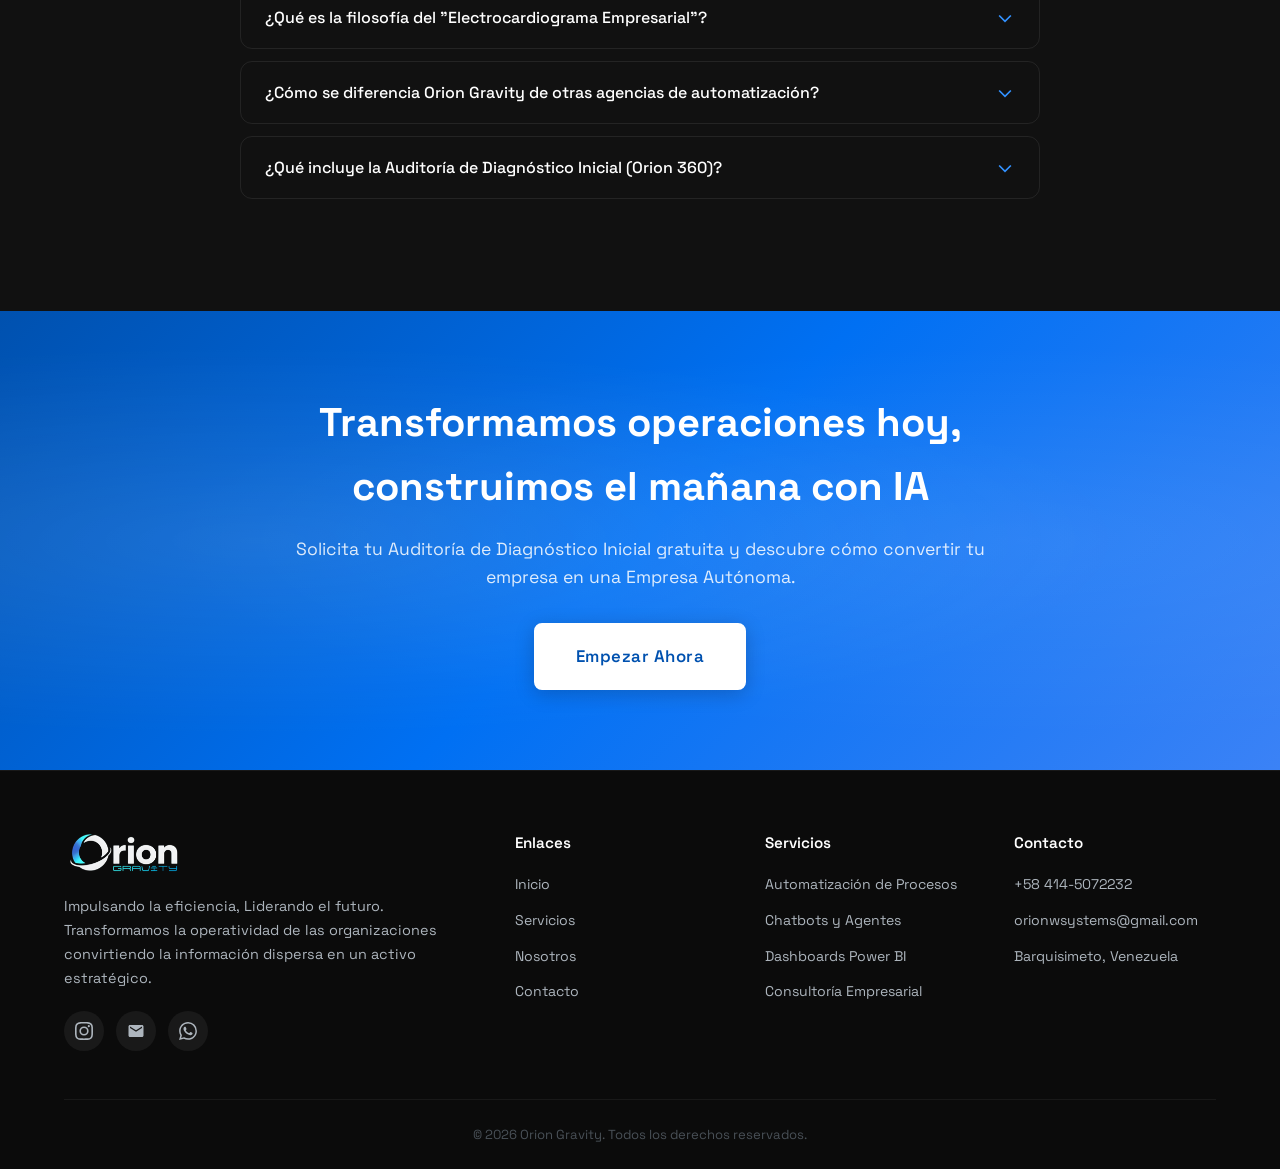
<file: backup/index.html>
<!DOCTYPE html>
<html lang="es">

<head>
  <meta charset="UTF-8">
  <meta name="viewport" content="width=device-width, initial-scale=1.0">
  <title>Orion Gravity | Empresa Autónoma &amp; Automatización con IA</title>
  <meta name="description"
    content="Orion Gravity: Liderando la Empresa Autónoma en Latinoamérica. Automatización de procesos, chatbots con IA, dashboards Power BI y consultoría empresarial en Barquisimeto, Venezuela.">
  <link rel="icon" href="assets/favicon.png" type="image/png">
  <link rel="preconnect" href="https://fonts.googleapis.com">
  <link rel="preconnect" href="https://fonts.gstatic.com" crossorigin>
  <link
    href="https://fonts.googleapis.com/css2?family=Space+Grotesk:wght@300;400;500;600;700&family=Inter:wght@300;400;500;600;700&display=swap"
    rel="stylesheet">
  <link rel="stylesheet" href="index.css">
</head>

<body>
  <!-- ============ NAVBAR ============ -->
  <nav class="navbar" id="navbar">
    <div class="nav-container">
      <a href="index.html" class="nav-logo">
        <img src="assets/logo.png?v=2" alt="Orion Gravity" class="logo-img">
      </a>
      <ul class="nav-links" id="navLinks">
        <li><a href="index.html" class="nav-link active">Inicio</a></li>
        <li><a href="services.html" class="nav-link">Servicios</a></li>
        <li><a href="about.html" class="nav-link">Nosotros</a></li>
        <li><a href="contact.html" class="nav-link">Contacto</a></li>
        <li><a href="#" class="nav-link nav-cta" id="openAuditBtn">Auditoría Gratis</a></li>
      </ul>
      <button class="hamburger" id="hamburger" aria-label="Abrir menú">
        <span></span><span></span><span></span>
      </button>
    </div>
  </nav>

  <!-- ============ HERO ============ -->
  <section class="hero" id="hero">
    <div class="hero-bg">
      <div class="hero-main-bg">
        <div class="hero-stars"></div>
        <div class="hero-planet-ring"></div>
        <div class="hero-orbiters">
          <div class="orbiter"></div>
          <div class="orbiter"></div>
          <div class="orbiter"></div>
        </div>
      </div>
    </div>
    <div class="hero-content anim-fade-up">
      <span class="hero-badge">🚀 Impulsando la eficiencia, Liderando el futuro</span>
      <h1 class="hero-title">Liderando la <span class="text-gradient">Empresa Autónoma</span> en Latinoamérica</h1>
      <p class="hero-subtitle">Transformamos flujos de datos y procesos ineficientes en ventajas competitivas
        exponenciales mediante sistemas autónomos e inteligencia artificial de vanguardia.</p>
      <div class="hero-buttons">
        <a href="#" class="btn btn-primary" id="heroAuditBtn">SOLICITAR AUDITORÍA</a>
        <a href="services.html" class="btn btn-outline">SERVICIOS</a>
      </div>
      <div class="hero-trust">
        <div class="trust-item"><span class="trust-number">3</span><span class="trust-label">Servicios Core</span></div>
        <div class="trust-divider"></div>
        <div class="trust-item"><span class="trust-number">2026</span><span class="trust-label">Fundada en</span></div>
        <div class="trust-divider"></div>
        <div class="trust-item"><span class="trust-number">VE</span><span class="trust-label">Barquisimeto</span></div>
      </div>
    </div>
    <div class="hero-visual anim-fade-up" style="animation-delay: 0.3s;">
      <div class="hero-video-frame">
        <div class="video-overlay-text">Próximamente Video Corporativo de Orion Gravity</div>
        <iframe src="https://www.youtube.com/embed/dQw4w9WgXcQ" title="Orion Gravity - Video Presentación"
          frameborder="0"
          allow="accelerometer; autoplay; clipboard-write; encrypted-media; gyroscope; picture-in-picture"
          allowfullscreen loading="lazy"></iframe>
      </div>
    </div>
  </section>

  <!-- ============ SERVICES GRID ============ -->
  <section class="services" id="servicios">
    <div class="container">
      <div class="section-header anim-fade-up">
        <span class="section-tag">Soluciones de Próxima Generación</span>
        <h2 class="section-title">Nuestros Servicios de <span class="text-gradient">IA</span></h2>
        <p class="section-desc">Implementamos tecnología que potencia tu operación actual, no la revierte. Cada servicio
          se integra en un ecosistema circular que fortalece cada área de tu empresa.</p>
      </div>
      <div class="services-grid">
        <!-- Card 1 -->
        <div class="service-card anim-fade-up">
          <div class="card-icon">
            <svg viewBox="0 0 24 24" fill="none" stroke="currentColor" stroke-width="1.5">
              <path
                d="M10.5 6h9.75M10.5 6a1.5 1.5 0 11-3 0m3 0a1.5 1.5 0 10-3 0M3.75 6H7.5m3 12h9.75m-9.75 0a1.5 1.5 0 01-3 0m3 0a1.5 1.5 0 00-3 0m-3.75 0H7.5m9-6h3.75m-3.75 0a1.5 1.5 0 01-3 0m3 0a1.5 1.5 0 00-3 0m-9.75 0h9.75" />
            </svg>
          </div>
          <h3 class="card-title">Automatización de Procesos</h3>
          <p class="card-desc">Reducimos costos operativos eliminando tareas manuales repetitivas con flujos de trabajo
            inteligentes orquestados por n8n y Make.</p>
          <a href="services.html" class="card-arrow" aria-label="Ver más">
            <svg viewBox="0 0 24 24" fill="none" stroke="currentColor" stroke-width="2">
              <path d="M7 17L17 7M17 7H7M17 7V17" />
            </svg>
          </a>
          <div class="card-glow"></div>
        </div>
        <!-- Card 2 -->
        <div class="service-card anim-fade-up" style="animation-delay: 0.1s;">
          <div class="card-icon">
            <svg viewBox="0 0 24 24" fill="none" stroke="currentColor" stroke-width="1.5">
              <path
                d="M8.625 12a.375.375 0 11-.75 0 .375.375 0 01.75 0zm0 0H8.25m4.125 0a.375.375 0 11-.75 0 .375.375 0 01.75 0zm0 0H12m4.125 0a.375.375 0 11-.75 0 .375.375 0 01.75 0zm0 0h-.375M21 12c0 4.556-4.03 8.25-9 8.25a9.764 9.764 0 01-2.555-.337A5.972 5.972 0 015.41 20.97a5.969 5.969 0 01-.474-.065 4.48 4.48 0 00.978-2.025c.09-.457-.133-.901-.467-1.226C3.93 16.178 3 14.189 3 12c0-4.556 4.03-8.25 9-8.25s9 3.694 9 8.25z" />
            </svg>
          </div>
          <h3 class="card-title">Chatbots y Agentes</h3>
          <p class="card-desc">Atención al cliente 24/7 y gestión de leads con IA conversacional que mantiene el
            contexto humano y actúa bajo los SOPs de tu empresa.</p>
          <a href="services.html" class="card-arrow" aria-label="Ver más">
            <svg viewBox="0 0 24 24" fill="none" stroke="currentColor" stroke-width="2">
              <path d="M7 17L17 7M17 7H7M17 7V17" />
            </svg>
          </a>
          <div class="card-glow"></div>
        </div>
        <!-- Card 3 -->
        <div class="service-card anim-fade-up" style="animation-delay: 0.2s;">
          <div class="card-icon">
            <svg viewBox="0 0 24 24" fill="none" stroke="currentColor" stroke-width="1.5">
              <path
                d="M3.75 3v11.25A2.25 2.25 0 006 16.5h2.25M3.75 3h-1.5m1.5 0h16.5m0 0h1.5m-1.5 0v11.25A2.25 2.25 0 0118 16.5h-2.25m-7.5 0h7.5m-7.5 0l-1 3m8.5-3l1 3m0 0l.5 1.5m-.5-1.5h-9.5m0 0l-.5 1.5m.75-9l3-1.5L12 7.5l3 1.5V15" />
            </svg>
          </div>
          <h3 class="card-title">Publicidad Online</h3>
          <p class="card-desc">Campañas optimizadas por algoritmos de IA que encuentran a tu cliente ideal al menor
            costo utilizando segmentación hiper-personalizada.</p>
          <a href="services.html" class="card-arrow" aria-label="Ver más">
            <svg viewBox="0 0 24 24" fill="none" stroke="currentColor" stroke-width="2">
              <path d="M7 17L17 7M17 7H7M17 7V17" />
            </svg>
          </a>
          <div class="card-glow"></div>
        </div>
        <!-- Card 4 -->
        <div class="service-card anim-fade-up" style="animation-delay: 0.15s;">
          <div class="card-icon">
            <svg viewBox="0 0 24 24" fill="none" stroke="currentColor" stroke-width="1.5">
              <path
                d="M12 6v12m-3-2.818l.879.659c1.171.879 3.07.879 4.242 0 1.172-.879 1.172-2.303 0-3.182C13.536 12.219 12.768 12 12 12c-.725 0-1.45-.22-2.003-.659-1.106-.879-1.106-2.303 0-3.182s2.9-.879 4.006 0l.415.33M21 12a9 9 0 11-18 0 9 9 0 0118 0z" />
            </svg>
          </div>
          <h3 class="card-title">Funnels de Venta</h3>
          <p class="card-desc">Sistemas de prospección masiva y cierre automatizado que funcionan en piloto automático
            para escalar tus ingresos exponencialmente.</p>
          <a href="services.html" class="card-arrow" aria-label="Ver más">
            <svg viewBox="0 0 24 24" fill="none" stroke="currentColor" stroke-width="2">
              <path d="M7 17L17 7M17 7H7M17 7V17" />
            </svg>
          </a>
          <div class="card-glow"></div>
        </div>
        <!-- Card 5 -->
        <div class="service-card anim-fade-up" style="animation-delay: 0.25s;">
          <div class="card-icon">
            <svg viewBox="0 0 24 24" fill="none" stroke="currentColor" stroke-width="1.5">
              <path
                d="M10.5 1.5H8.25A2.25 2.25 0 006 3.75v16.5a2.25 2.25 0 002.25 2.25h7.5A2.25 2.25 0 0018 20.25V3.75a2.25 2.25 0 00-2.25-2.25H13.5m-3 0V3h3V1.5m-3 0h3m-3 18.75h3" />
            </svg>
          </div>
          <h3 class="card-title">Creación de Apps a Medida</h3>
          <p class="card-desc">Desarrollo de software personalizado con integración profunda de modelos de lenguaje
            (LLMs) para necesidades que las herramientas genéricas no cubren.</p>
          <a href="services.html" class="card-arrow" aria-label="Ver más">
            <svg viewBox="0 0 24 24" fill="none" stroke="currentColor" stroke-width="2">
              <path d="M7 17L17 7M17 7H7M17 7V17" />
            </svg>
          </a>
          <div class="card-glow"></div>
        </div>
        <!-- Card 6 -->
        <div class="service-card anim-fade-up" style="animation-delay: 0.3s;">
          <div class="card-icon">
            <svg viewBox="0 0 24 24" fill="none" stroke="currentColor" stroke-width="1.5">
              <path
                d="M3 13.125C3 12.504 3.504 12 4.125 12h2.25c.621 0 1.125.504 1.125 1.125v6.75C7.5 20.496 6.996 21 6.375 21h-2.25A1.125 1.125 0 013 19.875v-6.75zM9.75 8.625c0-.621.504-1.125 1.125-1.125h2.25c.621 0 1.125.504 1.125 1.125v11.25c0 .621-.504 1.125-1.125 1.125h-2.25a1.125 1.125 0 01-1.125-1.125V8.625zM16.5 4.125c0-.621.504-1.125 1.125-1.125h2.25C20.496 3 21 3.504 21 4.125v15.75c0 .621-.504 1.125-1.125 1.125h-2.25a1.125 1.125 0 01-1.125-1.125V4.125z" />
            </svg>
          </div>
          <h3 class="card-title">Dashboards de Control con Power BI</h3>
          <p class="card-desc">Visualización de datos en tiempo real para que el CEO tome decisiones estratégicas
            basadas en hechos, no en suposiciones.</p>
          <a href="services.html" class="card-arrow" aria-label="Ver más">
            <svg viewBox="0 0 24 24" fill="none" stroke="currentColor" stroke-width="2">
              <path d="M7 17L17 7M17 7H7M17 7V17" />
            </svg>
          </a>
          <div class="card-glow"></div>
        </div>
        <!-- Card 7 -->
        <div class="service-card anim-fade-up" style="animation-delay: 0.35s;">
          <div class="card-icon">
            <svg viewBox="0 0 24 24" fill="none" stroke="currentColor" stroke-width="1.5">
              <path
                d="M4.26 10.147a60.436 60.436 0 00-.491 6.347A48.627 48.627 0 0112 20.904a48.627 48.627 0 018.232-4.41 60.46 60.46 0 00-.491-6.347m-15.482 0a50.57 50.57 0 00-2.658-.813A59.905 59.905 0 0112 3.493a59.902 59.902 0 0110.399 5.84c-.896.248-1.783.52-2.658.814m-15.482 0A50.697 50.697 0 0112 13.489a50.702 50.702 0 017.74-3.342M6.75 15a.75.75 0 100-1.5.75.75 0 000 1.5zm0 0v-3.675A55.378 55.378 0 0112 8.443m-7.007 11.55A5.981 5.981 0 006.75 15.75v-1.5" />
            </svg>
          </div>
          <h3 class="card-title">Consultoría Empresarial</h3>
          <p class="card-desc">Acompañamiento estratégico C-Level para implementar una cultura de innovación y autonomía
            en toda tu organización usando la metodología Escalera de Valor.</p>
          <a href="services.html" class="card-arrow" aria-label="Ver más">
            <svg viewBox="0 0 24 24" fill="none" stroke="currentColor" stroke-width="2">
              <path d="M7 17L17 7M17 7H7M17 7V17" />
            </svg>
          </a>
          <div class="card-glow"></div>
        </div>
      </div>
      <div class="services-cta anim-fade-up">
        <a href="services.html" class="btn btn-primary">Ver Todos los Servicios</a>
      </div>
    </div>
  </section>

  <!-- ============ STATS ============ -->
  <section class="stats" id="estadisticas">
    <div class="stats-bg"></div>
    <div class="container">
      <div class="stats-grid">
        <div class="stat-item anim-fade-up">
          <span class="stat-number" data-target="3">0</span>
          <span class="stat-label">Servicios Core</span>
        </div>
        <div class="stat-item anim-fade-up" style="animation-delay: 0.1s;">
          <span class="stat-number" data-target="2026">0</span>
          <span class="stat-label">Fundada en</span>
        </div>
        <div class="stat-item anim-fade-up" style="animation-delay: 0.2s;">
          <span class="stat-number stat-text">Barquisimeto</span>
          <span class="stat-label">Venezuela</span>
        </div>
        <div class="stat-item anim-fade-up" style="animation-delay: 0.3s;">
          <span class="stat-number stat-text">24/7</span>
          <span class="stat-label">Soporte Continuo</span>
        </div>
      </div>
    </div>
  </section>

  <!-- ============ BENEFITS ============ -->
  <section class="benefits" id="beneficios">
    <div class="container">
      <div class="section-header anim-fade-up">
        <span class="section-tag">¿Por qué Orion Gravity?</span>
        <h2 class="section-title">El Enfoque del <span class="text-gradient">Electrocardiograma Empresarial</span></h2>
        <p class="section-desc">Concebimos tu empresa como un organismo vivo donde todas las áreas están
          interconectadas. Un impulso en Ventas repercute en Fulfillment, Administración y Marketing.</p>
      </div>
      <div class="benefits-grid">
        <div class="benefit-card anim-fade-up">
          <div class="benefit-icon">⚡</div>
          <h3>Automatización Inteligente</h3>
          <p>No automatizamos por automatizar. Primero diagnosticamos, luego optimizamos. La tecnología potencia, no
            revierte.</p>
        </div>
        <div class="benefit-card anim-fade-up" style="animation-delay: 0.1s;">
          <div class="benefit-icon">🧠</div>
          <h3>IA con Contexto Humano</h3>
          <p>Nuestros agentes de IA mantienen memoria crítica y actúan bajo los procedimientos operativos de tu empresa.
          </p>
        </div>
        <div class="benefit-card anim-fade-up" style="animation-delay: 0.2s;">
          <div class="benefit-icon">📊</div>
          <h3>Decisiones Basadas en Datos</h3>
          <p>Dashboards en tiempo real con Power BI para que cada decisión esté respaldada por métricas reales, no
            intuiciones.</p>
        </div>
      </div>
    </div>
  </section>

  <!-- ============ VIDEO ============ -->
  <section class="video-section" id="video">
    <div class="container">
      <div class="section-header anim-fade-up">
        <span class="section-tag">Conócenos</span>
        <h2 class="section-title">Descubre <span class="text-gradient">Orion Gravity</span></h2>
      </div>
      <div class="video-wrapper anim-fade-up">
        <div class="video-overlay-text">Próximamente Video Corporativo de Orion Gravity</div>
        <iframe src="https://www.youtube.com/embed/dQw4w9WgXcQ" title="Orion Gravity - Presentación" frameborder="0"
          allow="accelerometer; autoplay; clipboard-write; encrypted-media; gyroscope; picture-in-picture"
          allowfullscreen loading="lazy"></iframe>
      </div>
    </div>
  </section>

  <!-- ============ FAQ ============ -->
  <section class="faq" id="faq">
    <div class="container">
      <div class="section-header anim-fade-up">
        <span class="section-tag">Resolvemos tus Dudas</span>
        <h2 class="section-title">Preguntas <span class="text-gradient">Frecuentes</span></h2>
      </div>
      <div class="faq-list">
        <div class="faq-item anim-fade-up">
          <button class="faq-question" aria-expanded="false">
            <span>¿Qué beneficios estratégicos ofrece la automatización mediante inteligencia artificial?</span>
            <svg class="faq-chevron" viewBox="0 0 24 24" fill="none" stroke="currentColor" stroke-width="2">
              <path d="M19 9l-7 7-7-7" />
            </svg>
          </button>
          <div class="faq-answer">
            <p>La automatización con IA elimina tareas repetitivas, reduce errores humanos y libera a tu equipo para
              enfocarse en decisiones estratégicas. En Orion Gravity, nuestro diagnóstico Orion 360 identifica
              exactamente dónde la automatización generará el mayor impacto en tu rentabilidad.</p>
          </div>
        </div>
        <div class="faq-item anim-fade-up" style="animation-delay: 0.1s;">
          <button class="faq-question" aria-expanded="false">
            <span>¿Qué es la filosofía del "Electrocardiograma Empresarial"?</span>
            <svg class="faq-chevron" viewBox="0 0 24 24" fill="none" stroke="currentColor" stroke-width="2">
              <path d="M19 9l-7 7-7-7" />
            </svg>
          </button>
          <div class="faq-answer">
            <p>Es nuestra metodología central que concibe a la empresa como un organismo vivo. Antes de automatizar,
              evaluamos si tu empresa tiene capacidad de entrega. No automatizamos la captación sin verificar el
              fulfillment, porque "la tecnología potencia, no revierte" — amplifica la realidad actual de tu negocio.
            </p>
          </div>
        </div>
        <div class="faq-item anim-fade-up" style="animation-delay: 0.2s;">
          <button class="faq-question" aria-expanded="false">
            <span>¿Cómo se diferencia Orion Gravity de otras agencias de automatización?</span>
            <svg class="faq-chevron" viewBox="0 0 24 24" fill="none" stroke="currentColor" stroke-width="2">
              <path d="M19 9l-7 7-7-7" />
            </svg>
          </button>
          <div class="faq-answer">
            <p>Operamos como un ecosistema circular: cada implementación real validada en el mercado alimenta nuestra
              consultoría estratégica. No somos vendedores de herramientas — somos integradores y orquestadores de
              tecnología que actuamos como tu partner tecnológico permanente.</p>
          </div>
        </div>
        <div class="faq-item anim-fade-up" style="animation-delay: 0.3s;">
          <button class="faq-question" aria-expanded="false">
            <span>¿Qué incluye la Auditoría de Diagnóstico Inicial (Orion 360)?</span>
            <svg class="faq-chevron" viewBox="0 0 24 24" fill="none" stroke="currentColor" stroke-width="2">
              <path d="M19 9l-7 7-7-7" />
            </svg>
          </button>
          <div class="faq-answer">
            <p>El diagnóstico Orion 360 incluye: mapeo de procesos en Ventas, Marketing, Administración y Fulfillment;
              detección de oportunidades de automatización; estudio de vulnerabilidades operativas; y la creación de un
              Roadmap Técnico personalizado para tu empresa.</p>
          </div>
        </div>
      </div>
    </div>
  </section>

  <!-- ============ CTA BANNER ============ -->
  <section class="cta-banner">
    <div class="container">
      <div class="cta-content anim-fade-up">
        <h2>Transformamos operaciones hoy, construimos el mañana con IA</h2>
        <p>Solicita tu Auditoría de Diagnóstico Inicial gratuita y descubre cómo convertir tu empresa en una Empresa
          Autónoma.</p>
        <a href="#" class="btn btn-primary btn-lg" id="ctaAuditBtn">Empezar Ahora</a>
      </div>
    </div>
  </section>

  <!-- ============ FOOTER ============ -->
  <footer class="footer" id="contacto">
    <div class="container">
      <div class="footer-grid">
        <div class="footer-brand">
          <div class="footer-logo">
            <img src="assets/logo.png?v=2" alt="Orion Gravity" class="logo-img">
          </div>
          <p class="footer-tagline">Impulsando la eficiencia, Liderando el futuro. Transformamos la operatividad de las
            organizaciones convirtiendo la información dispersa en un activo estratégico.</p>
          <div class="footer-social">
            <a href="https://www.instagram.com/orionsystems_" target="_blank" rel="noopener" aria-label="Instagram"
              class="social-link">
              <svg viewBox="0 0 24 24" fill="currentColor">
                <path
                  d="M12 2.163c3.204 0 3.584.012 4.85.07 3.252.148 4.771 1.691 4.919 4.919.058 1.265.069 1.645.069 4.849 0 3.205-.012 3.584-.069 4.849-.149 3.225-1.664 4.771-4.919 4.919-1.266.058-1.644.07-4.85.07-3.204 0-3.584-.012-4.849-.07-3.26-.149-4.771-1.699-4.919-4.92-.058-1.265-.07-1.644-.07-4.849 0-3.204.013-3.583.07-4.849.149-3.227 1.664-4.771 4.919-4.919 1.266-.057 1.645-.069 4.849-.069zM12 0C8.741 0 8.333.014 7.053.072 2.695.272.273 2.69.073 7.052.014 8.333 0 8.741 0 12c0 3.259.014 3.668.072 4.948.2 4.358 2.618 6.78 6.98 6.98C8.333 23.986 8.741 24 12 24c3.259 0 3.668-.014 4.948-.072 4.354-.2 6.782-2.618 6.979-6.98.059-1.28.073-1.689.073-4.948 0-3.259-.014-3.667-.072-4.947-.196-4.354-2.617-6.78-6.979-6.98C15.668.014 15.259 0 12 0zm0 5.838a6.162 6.162 0 100 12.324 6.162 6.162 0 000-12.324zM12 16a4 4 0 110-8 4 4 0 010 8zm6.406-11.845a1.44 1.44 0 100 2.881 1.44 1.44 0 000-2.881z" />
              </svg>
            </a>
            <a href="mailto:orionwsystems@gmail.com" aria-label="Email" class="social-link">
              <svg viewBox="0 0 24 24" fill="currentColor">
                <path
                  d="M20 4H4c-1.1 0-2 .9-2 2v12c0 1.1.9 2 2 2h16c1.1 0 2-.9 2-2V6c0-1.1-.9-2-2-2zm0 4l-8 5-8-5V6l8 5 8-5v2z" />
              </svg>
            </a>
            <a href="https://wa.me/584145072232" target="_blank" rel="noopener" aria-label="WhatsApp"
              class="social-link">
              <svg viewBox="0 0 24 24" fill="currentColor">
                <path
                  d="M17.472 14.382c-.297-.149-1.758-.867-2.03-.967-.273-.099-.471-.148-.67.15-.197.297-.767.966-.94 1.164-.173.199-.347.223-.644.075-.297-.15-1.255-.463-2.39-1.475-.883-.788-1.48-1.761-1.653-2.059-.173-.297-.018-.458.13-.606.134-.133.298-.347.446-.52.149-.174.198-.298.298-.497.099-.198.05-.371-.025-.52-.075-.149-.669-1.612-.916-2.207-.242-.579-.487-.5-.669-.51-.173-.008-.371-.01-.57-.01-.198 0-.52.074-.792.372-.272.297-1.04 1.016-1.04 2.479 0 1.462 1.065 2.875 1.213 3.074.149.198 2.096 3.2 5.077 4.487.709.306 1.262.489 1.694.625.712.227 1.36.195 1.871.118.571-.085 1.758-.719 2.006-1.413.248-.694.248-1.289.173-1.413-.074-.124-.272-.198-.57-.347m-5.421 7.403h-.004a9.87 9.87 0 01-5.031-1.378l-.361-.214-3.741.982.998-3.648-.235-.374a9.86 9.86 0 01-1.51-5.26c.001-5.45 4.436-9.884 9.888-9.884 2.64 0 5.122 1.03 6.988 2.898a9.825 9.825 0 012.893 6.994c-.003 5.45-4.437 9.884-9.885 9.884m8.413-18.297A11.815 11.815 0 0012.05 0C5.495 0 .16 5.335.157 11.892c0 2.096.547 4.142 1.588 5.945L.057 24l6.305-1.654a11.882 11.882 0 005.683 1.448h.005c6.554 0 11.89-5.335 11.893-11.893a11.821 11.821 0 00-3.48-8.413z" />
              </svg>
            </a>
          </div>
        </div>
        <div class="footer-links">
          <h4>Enlaces</h4>
          <ul>
            <li><a href="index.html">Inicio</a></li>
            <li><a href="services.html">Servicios</a></li>
            <li><a href="about.html">Nosotros</a></li>
            <li><a href="contact.html">Contacto</a></li>
          </ul>
        </div>
        <div class="footer-links">
          <h4>Servicios</h4>
          <ul>
            <li><a href="services.html">Automatización de Procesos</a></li>
            <li><a href="services.html">Chatbots y Agentes</a></li>
            <li><a href="services.html">Dashboards Power BI</a></li>
            <li><a href="services.html">Consultoría Empresarial</a></li>
          </ul>
        </div>
        <div class="footer-contact">
          <h4>Contacto</h4>
          <ul>
            <li><a href="tel:+584145072232">+58 414-5072232</a></li>
            <li><a href="mailto:orionwsystems@gmail.com">orionwsystems@gmail.com</a></li>
            <li><span>Barquisimeto, Venezuela</span></li>
          </ul>
        </div>
      </div>
      <div class="footer-bottom">
        <p>&copy; 2026 Orion Gravity. Todos los derechos reservados.</p>
      </div>
    </div>
  </footer>

  <!-- ============ WHATSAPP FLOAT ============ -->
  <a href="https://wa.me/584145072232" target="_blank" rel="noopener" class="whatsapp-float" id="whatsappFloat"
    aria-label="Contactar por WhatsApp">
    <svg viewBox="0 0 24 24" fill="white">
      <path
        d="M17.472 14.382c-.297-.149-1.758-.867-2.03-.967-.273-.099-.471-.148-.67.15-.197.297-.767.966-.94 1.164-.173.199-.347.223-.644.075-.297-.15-1.255-.463-2.39-1.475-.883-.788-1.48-1.761-1.653-2.059-.173-.297-.018-.458.13-.606.134-.133.298-.347.446-.52.149-.174.198-.298.298-.497.099-.198.05-.371-.025-.52-.075-.149-.669-1.612-.916-2.207-.242-.579-.487-.5-.669-.51-.173-.008-.371-.01-.57-.01-.198 0-.52.074-.792.372-.272.297-1.04 1.016-1.04 2.479 0 1.462 1.065 2.875 1.213 3.074.149.198 2.096 3.2 5.077 4.487.709.306 1.262.489 1.694.625.712.227 1.36.195 1.871.118.571-.085 1.758-.719 2.006-1.413.248-.694.248-1.289.173-1.413-.074-.124-.272-.198-.57-.347m-5.421 7.403h-.004a9.87 9.87 0 01-5.031-1.378l-.361-.214-3.741.982.998-3.648-.235-.374a9.86 9.86 0 01-1.51-5.26c.001-5.45 4.436-9.884 9.888-9.884 2.64 0 5.122 1.03 6.988 2.898a9.825 9.825 0 012.893 6.994c-.003 5.45-4.437 9.884-9.885 9.884m8.413-18.297A11.815 11.815 0 0012.05 0C5.495 0 .16 5.335.157 11.892c0 2.096.547 4.142 1.588 5.945L.057 24l6.305-1.654a11.882 11.882 0 005.683 1.448h.005c6.554 0 11.89-5.335 11.893-11.893a11.821 11.821 0 00-3.48-8.413z" />
    </svg>
  </a>

  <!-- ============ AUDIT MODAL ============ -->
  <div class="modal-overlay" id="auditModal">
    <div class="modal">
      <button class="modal-close" id="closeModal" aria-label="Cerrar">&times;</button>
      <div class="modal-header">
        <div class="modal-icon">🔍</div>
        <h2>Solicita tu Diagnóstico Orion 360: El primer paso hacia la Empresa Autónoma.</h2>
        <p class="modal-gancho">La Inteligencia Artificial es un amplificador: si tus procesos son ineficientes, la IA
          solo acelerará el desastre. Antes de implementar, diagnosticamos para asegurar que la tecnología sea el
          catalizador de tu rentabilidad, no un riesgo para tu operativa.</p>
      </div>
      <form class="audit-form" id="auditForm">
        <!-- Sección A: Identidad y Filtro -->
        <div class="form-section">
          <h4>Sección A: Identidad y Filtro de Mercado</h4>
          <div class="form-row">
            <div class="form-group">
              <label for="decisor">Nombre del Decisor y Cargo *</label>
              <input type="text" id="decisor" name="decisor" required placeholder="Ej: Juan Pérez - CEO">
            </div>
            <div class="form-group">
              <label for="companyName">Nombre de la Empresa y Ubicación *</label>
              <input type="text" id="companyName" name="companyName" required
                placeholder="Ej: Mi Empresa C.A. - Venezuela">
            </div>
          </div>
          <div class="form-row">
            <div class="form-group">
              <label for="nicho">Nicho de Mercado *</label>
              <select id="nicho" name="nicho" required onchange="toggleOtherNiche(this)">
                <option value="">Seleccionar...</option>
                <option value="Clinicas">Clínicas y Salud</option>
                <option value="Inmobiliaria">Inmobiliaria</option>
                <option value="Ecommerce">E-commerce</option>
                <option value="Logistica">Logística y Transporte</option>
                <option value="Educacion">Educación / Academias</option>
                <option value="Servicios">Servicios Profesionales</option>
                <option value="Manufactura">Manufactura / Industrial</option>
                <option value="Otro">Otro (Especificar)</option>
              </select>
              <div id="otherNicheWrapper" style="display:none; margin-top: 10px;">
                <input type="text" id="nicho_otro" name="nicho_otro" placeholder="¿Cuál es el nicho de tu empresa?">
              </div>
            </div>
            <div class="form-group">
              <label for="budget">Presupuesto Estimado para el Proyecto (Opcional)</label>
              <input type="text" id="budget" name="budget" placeholder="Ej: $2,000 - $5,000">
            </div>
          </div>
          <div class="form-row">
            <div class="form-group">
              <label for="contactPhone">Teléfono / WhatsApp *</label>
              <input type="tel" id="contactPhone" name="phone" required placeholder="+58 ...">
            </div>
            <div class="form-group">
              <label for="contactEmail">Email Corporativo *</label>
              <input type="email" id="contactEmail" name="email" required placeholder="nombre@empresa.com">
            </div>
          </div>
        </div>

        <!-- Sección B: El Electrocardiograma -->
        <div class="form-section">
          <h4>Sección B: El Electrocardiograma (Dolores)</h4>
          <p class="section-desc-form">Identifica dónde sientes mayor obstrucción (puedes marcar varias):</p>
          <div class="checkbox-group">
            <label class="checkbox-item">
              <input type="checkbox" name="dolores" value="Ventas"> Ventas: ¿Pierdes leads por falta de respuesta rápida
              en WhatsApp?
            </label>
            <label class="checkbox-item">
              <input type="checkbox" name="dolores" value="Marketing"> Marketing: ¿Tus sistemas de publicidad no están
              orquestados con tu equipo comercial?
            </label>
            <label class="checkbox-item">
              <input type="checkbox" name="dolores" value="Administracion"> Administración: ¿Tus procesos de facturación
              o gestión de datos son lentos y manuales?
            </label>
            <label class="checkbox-item">
              <input type="checkbox" name="dolores" value="Fulfillment"> Fulfillment (Entrega): ¿Tienes cuellos de
              botella que afectan tu reputación?
            </label>
          </div>
        </div>

        <!-- Sección C: Stack Tecnológico -->
        <div class="form-section">
          <h4>Sección C: Stack Tecnológico e Infraestructura</h4>
          <div class="form-group">
            <label for="stack">¿Qué herramientas utilizas actualmente? (CRM, ERP, Ads...)</label>
            <input type="text" id="stack" name="stack" placeholder="Ej: Salesforce, Google Workspace, Meta Ads...">
          </div>
          <div class="form-group">
            <label for="data_state">Estado de los Datos</label>
            <select id="data_state" name="data_state">
              <option value="Dispersos">Dispersos en archivos manuales / Excels sueltos</option>
              <option value="Organizados">Organizados en bases de datos centralizadas</option>
              <option value="Hibridos">Híbridos / En proceso de digitalización</option>
            </select>
          </div>
        </div>

        <button type="submit" class="btn btn-primary btn-full">Solicitar Auditoría de Diagnóstico Inicial</button>
      </form>
      <div class="modal-success" id="modalSuccess" style="display:none;">
        <div class="success-icon">✨</div>
        <h3>¡Gracias por confiar en Orion Gravity!</h3>
        <p>Nuestro equipo analizará tu infraestructura y nos pondremos en contacto para presentarte tu Roadmap Técnico
          de transformación.</p>
        <button class="btn btn-outline" id="closeSuccessBtn">Entendido</button>
      </div>
    </div>
  </div>

  <script src="main.js"></script>
</body>

</html>
</file>
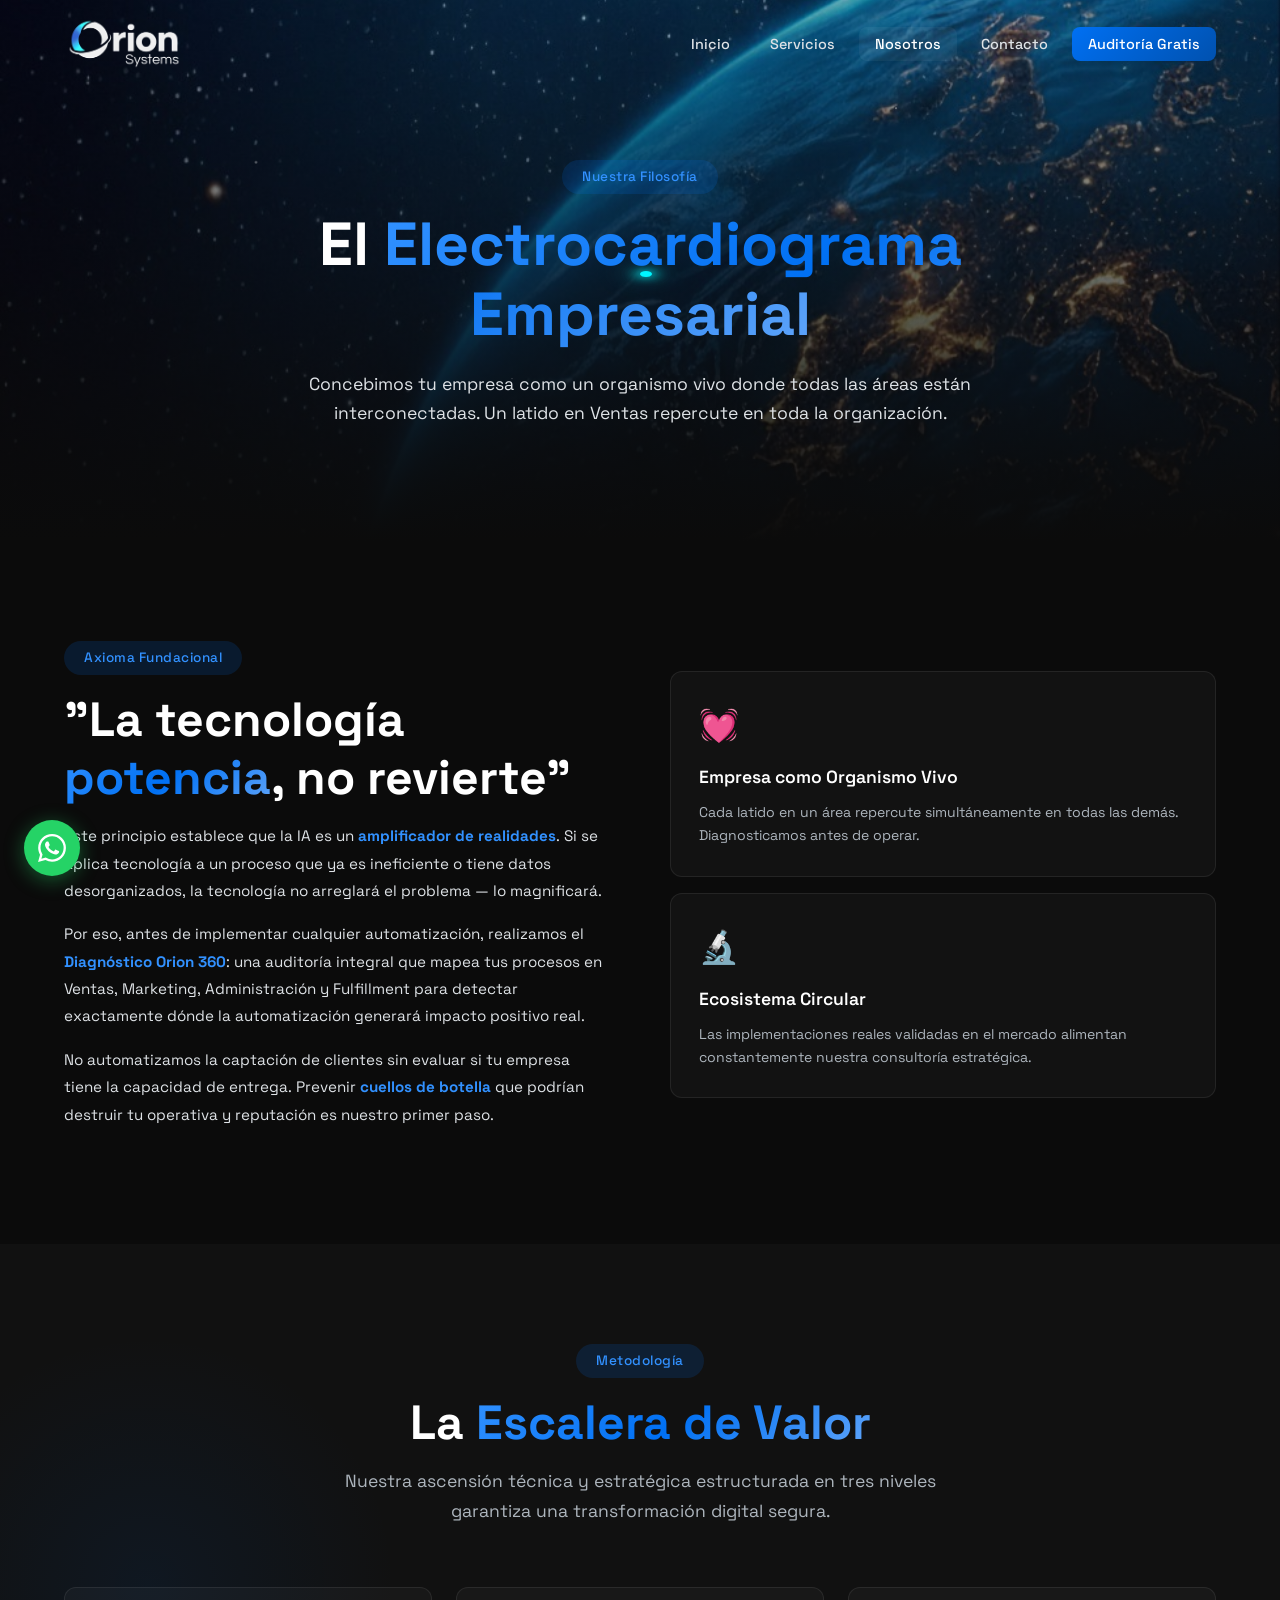
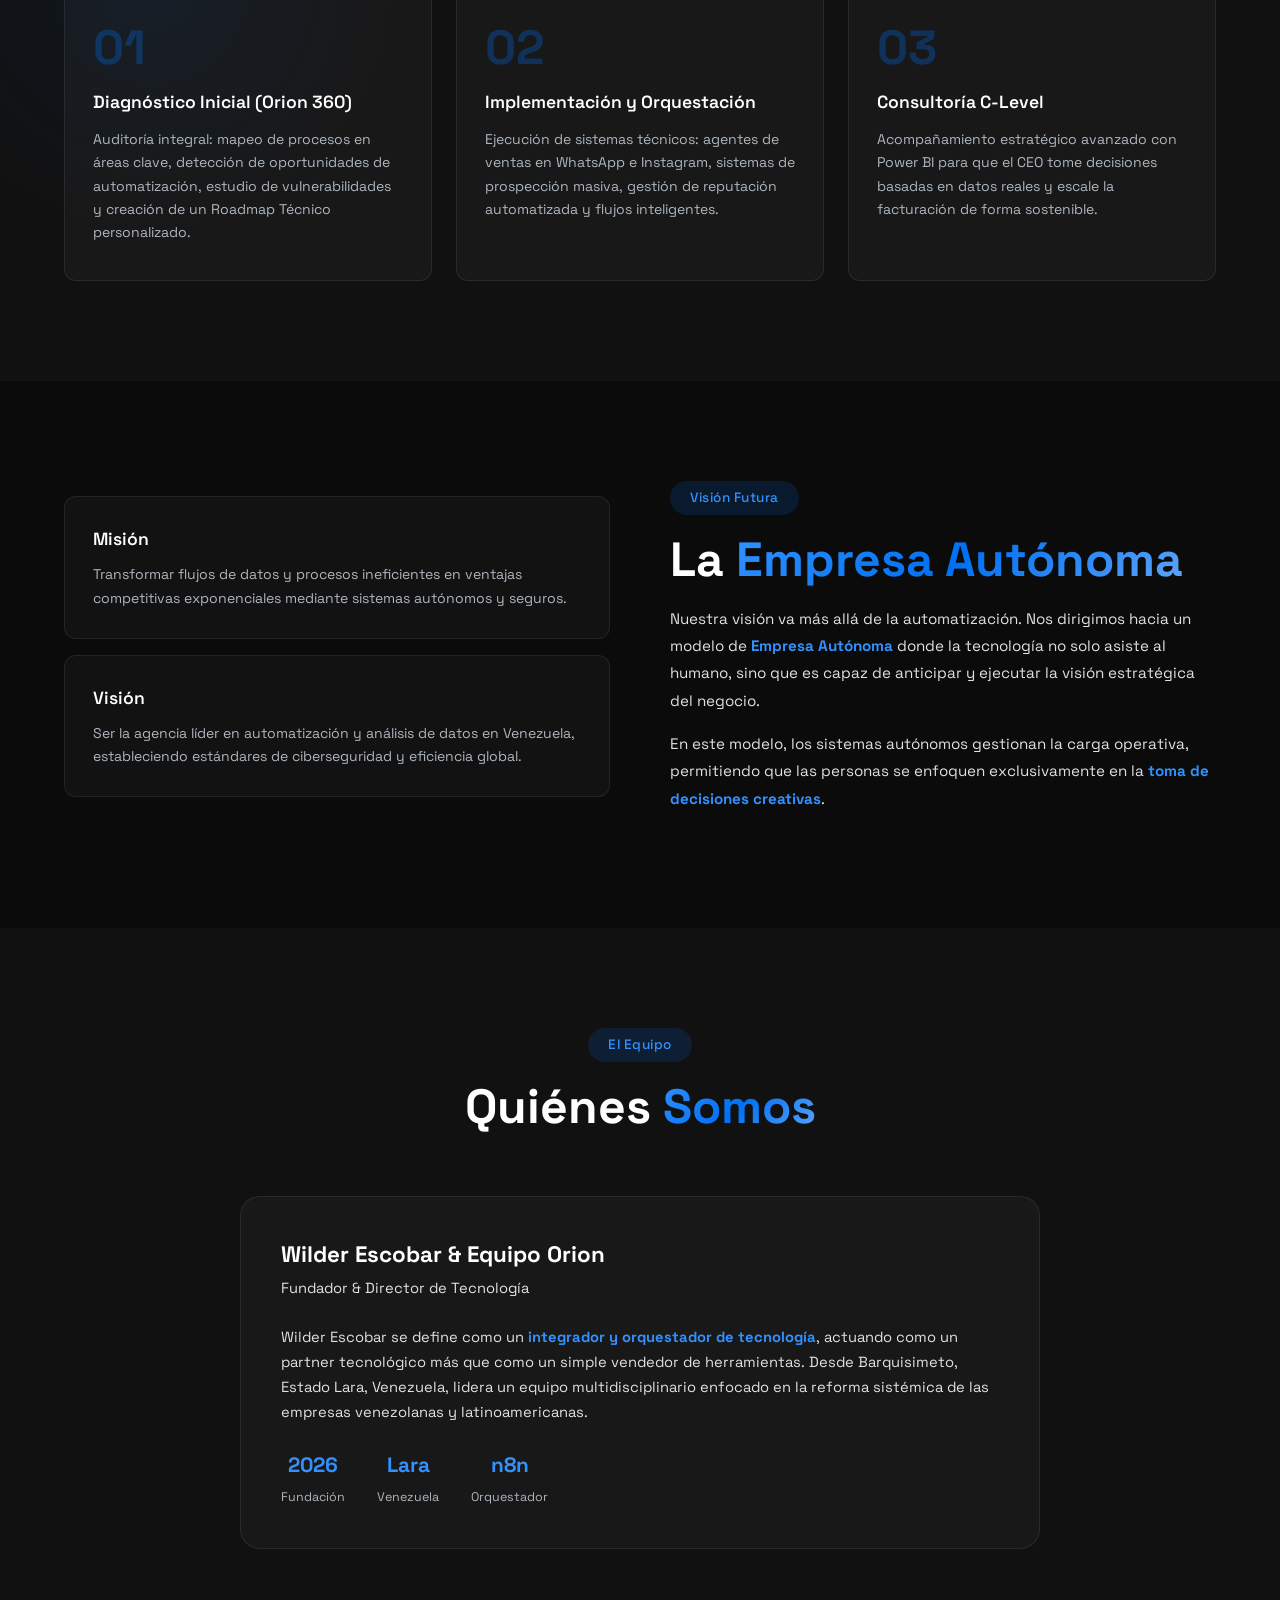
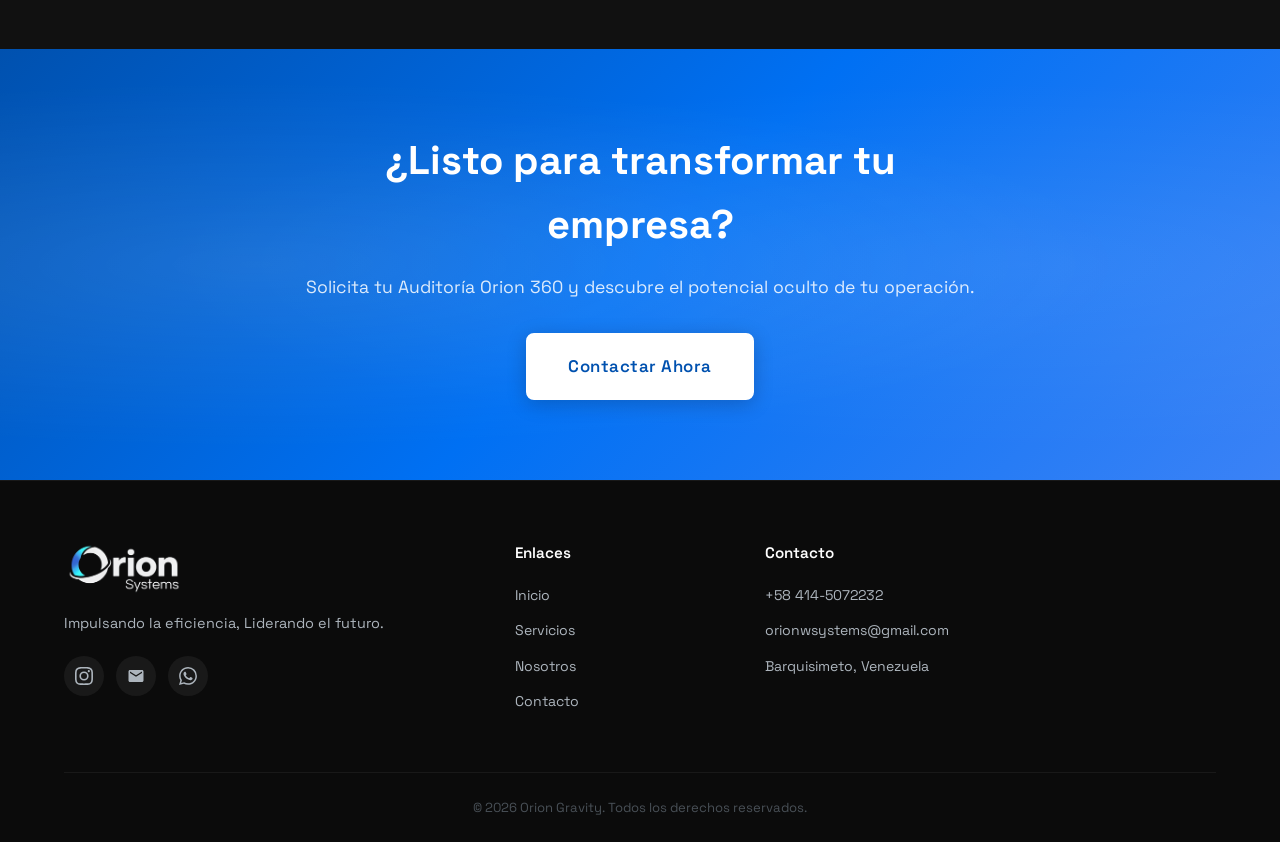
<file: about.html>
<!DOCTYPE html>
<html lang="es">

<head>
    <meta charset="UTF-8">
    <meta name="viewport" content="width=device-width, initial-scale=1.0">
    <title>Sobre Nosotros | Orion Gravity</title>
    <meta name="description"
        content="Conoce la filosofía del Electrocardiograma Empresarial de Orion Gravity. La tecnología potencia, no revierte. Wilder Escobar y equipo en Barquisimeto, Venezuela.">
    <link rel="icon" href="assets/favicon.png" type="image/png">
    <link rel="preconnect" href="https://fonts.googleapis.com">
    <link rel="preconnect" href="https://fonts.gstatic.com" crossorigin>
    <link
        href="https://fonts.googleapis.com/css2?family=Space+Grotesk:wght@300;400;500;600;700&family=Inter:wght@300;400;500;600;700&display=swap"
        rel="stylesheet">
    <link rel="stylesheet" href="index.css">
</head>

<body>
    <!-- NAVBAR -->
    <nav class="navbar" id="navbar">
        <div class="nav-container">
            <a href="index.html" class="nav-logo">
                <img src="assets/logo.png" alt="Orion Gravity Logo" class="logo-img">
            </a>
            <ul class="nav-links" id="navLinks">
                <li><a href="index.html" class="nav-link">Inicio</a></li>
                <li><a href="services.html" class="nav-link">Servicios</a></li>
                <li><a href="about.html" class="nav-link active">Nosotros</a></li>
                <li><a href="contact.html" class="nav-link">Contacto</a></li>
                <li><a href="#" class="nav-link nav-cta" id="openAuditBtn">Auditoría Gratis</a></li>
            </ul>
            <button class="hamburger" id="hamburger"
                aria-label="Abrir menú"><span></span><span></span><span></span></button>
        </div>
    </nav>

    <!-- PAGE HERO -->
    <section class="page-hero">
        <div class="hero-bg">
            <div class="hero-sub-bg">
                <div class="hero-stars"></div>

                <div class="hero-orbiters">
                    <div class="orbiter"></div>
                    <div class="orbiter"></div>
                    <div class="orbiter"></div>
                </div>
            </div>
        </div>
        <div class="container" style="position:relative;z-index:2;">
            <div class="page-hero-content anim-fade-up">
                <span class="section-tag">Nuestra Filosofía</span>
                <h1 class="hero-title">El <span class="text-gradient">Electrocardiograma Empresarial</span></h1>
                <p class="hero-subtitle">Concebimos tu empresa como un organismo vivo donde todas las áreas están
                    interconectadas. Un latido en Ventas repercute en toda la organización.</p>
            </div>
        </div>
    </section>

    <!-- PHILOSOPHY -->
    <section class="about-section">
        <div class="container">
            <div class="about-grid">
                <div class="about-content anim-fade-up">
                    <span class="section-tag">Axioma Fundacional</span>
                    <h2 class="section-title">"La tecnología <span class="text-gradient">potencia</span>, no revierte"
                    </h2>
                    <p>Este principio establece que la IA es un <strong>amplificador de realidades</strong>. Si se
                        aplica tecnología a un proceso que ya es ineficiente o tiene datos desorganizados, la tecnología
                        no arreglará el problema — lo magnificará.</p>
                    <p>Por eso, antes de implementar cualquier automatización, realizamos el <strong>Diagnóstico Orion
                            360</strong>: una auditoría integral que mapea tus procesos en Ventas, Marketing,
                        Administración y Fulfillment para detectar exactamente dónde la automatización generará impacto
                        positivo real.</p>
                    <p>No automatizamos la captación de clientes sin evaluar si tu empresa tiene la capacidad de
                        entrega. Prevenir <strong>cuellos de botella</strong> que podrían destruir tu operativa y
                        reputación es nuestro primer paso.</p>
                </div>
                <div class="about-visual anim-fade-up" style="animation-delay:0.2s;">
                    <div class="philosophy-card">
                        <div class="philosophy-icon">💓</div>
                        <h3>Empresa como Organismo Vivo</h3>
                        <p>Cada latido en un área repercute simultáneamente en todas las demás. Diagnosticamos antes de
                            operar.</p>
                    </div>
                    <div class="philosophy-card">
                        <div class="philosophy-icon">🔬</div>
                        <h3>Ecosistema Circular</h3>
                        <p>Las implementaciones reales validadas en el mercado alimentan constantemente nuestra
                            consultoría estratégica.</p>
                    </div>
                </div>
            </div>
        </div>
    </section>

    <!-- METHODOLOGY -->
    <section class="methodology" style="background:var(--dark);">
        <div class="container">
            <div class="section-header anim-fade-up">
                <span class="section-tag">Metodología</span>
                <h2 class="section-title">La <span class="text-gradient">Escalera de Valor</span></h2>
                <p class="section-desc">Nuestra ascensión técnica y estratégica estructurada en tres niveles garantiza
                    una transformación digital segura.</p>
            </div>
            <div class="steps-grid">
                <div class="step-card anim-fade-up">
                    <div class="step-number">01</div>
                    <h3>Diagnóstico Inicial (Orion 360)</h3>
                    <p>Auditoría integral: mapeo de procesos en áreas clave, detección de oportunidades de
                        automatización, estudio de vulnerabilidades y creación de un Roadmap Técnico personalizado.</p>
                </div>
                <div class="step-card anim-fade-up" style="animation-delay:0.15s;">
                    <div class="step-number">02</div>
                    <h3>Implementación y Orquestación</h3>
                    <p>Ejecución de sistemas técnicos: agentes de ventas en WhatsApp e Instagram, sistemas de
                        prospección masiva, gestión de reputación automatizada y flujos inteligentes.</p>
                </div>
                <div class="step-card anim-fade-up" style="animation-delay:0.3s;">
                    <div class="step-number">03</div>
                    <h3>Consultoría C-Level</h3>
                    <p>Acompañamiento estratégico avanzado con Power BI para que el CEO tome decisiones basadas en datos
                        reales y escale la facturación de forma sostenible.</p>
                </div>
            </div>
        </div>
    </section>

    <!-- VISION -->
    <section class="about-section">
        <div class="container">
            <div class="about-grid reverse">
                <div class="about-content anim-fade-up">
                    <span class="section-tag">Visión Futura</span>
                    <h2 class="section-title">La <span class="text-gradient">Empresa Autónoma</span></h2>
                    <p>Nuestra visión va más allá de la automatización. Nos dirigimos hacia un modelo de <strong>Empresa
                            Autónoma</strong> donde la tecnología no solo asiste al humano, sino que es capaz de
                        anticipar y ejecutar la visión estratégica del negocio.</p>
                    <p>En este modelo, los sistemas autónomos gestionan la carga operativa, permitiendo que las personas
                        se enfoquen exclusivamente en la <strong>toma de decisiones creativas</strong>.</p>
                </div>
                <div class="about-visual anim-fade-up" style="animation-delay:0.2s;">
                    <div class="mission-card">
                        <h4>Misión</h4>
                        <p>Transformar flujos de datos y procesos ineficientes en ventajas competitivas exponenciales
                            mediante sistemas autónomos y seguros.</p>
                    </div>
                    <div class="mission-card">
                        <h4>Visión</h4>
                        <p>Ser la agencia líder en automatización y análisis de datos en Venezuela, estableciendo
                            estándares de ciberseguridad y eficiencia global.</p>
                    </div>
                </div>
            </div>
        </div>
    </section>

    <!-- TEAM -->
    <section class="team-section" style="background:var(--dark);">
        <div class="container">
            <div class="section-header anim-fade-up">
                <span class="section-tag">El Equipo</span>
                <h2 class="section-title">Quiénes <span class="text-gradient">Somos</span></h2>
            </div>
            <div class="team-content anim-fade-up">
                <div class="team-info">
                    <h3>Wilder Escobar & Equipo Orion</h3>
                    <p class="team-role">Fundador & Director de Tecnología</p>
                    <p>Wilder Escobar se define como un <strong>integrador y orquestador de tecnología</strong>,
                        actuando como un partner tecnológico más que como un simple vendedor de herramientas. Desde
                        Barquisimeto, Estado Lara, Venezuela, lidera un equipo multidisciplinario enfocado en la reforma
                        sistémica de las empresas venezolanas y latinoamericanas.</p>
                    <div class="team-stats">
                        <div class="team-stat">
                            <span class="team-stat-value">2026</span>
                            <span class="team-stat-label">Fundación</span>
                        </div>
                        <div class="team-stat">
                            <span class="team-stat-value">Lara</span>
                            <span class="team-stat-label">Venezuela</span>
                        </div>
                        <div class="team-stat">
                            <span class="team-stat-value">n8n</span>
                            <span class="team-stat-label">Orquestador</span>
                        </div>
                    </div>
                </div>
            </div>
        </div>
    </section>

    <!-- CTA -->
    <section class="cta-banner">
        <div class="container">
            <div class="cta-content anim-fade-up">
                <h2>¿Listo para transformar tu empresa?</h2>
                <p>Solicita tu Auditoría Orion 360 y descubre el potencial oculto de tu operación.</p>
                <a href="contact.html" class="btn btn-primary btn-lg">Contactar Ahora</a>
            </div>
        </div>
    </section>

    <!-- FOOTER -->
    <footer class="footer">
        <div class="container">
            <div class="footer-grid">
                <div class="footer-brand">
                    <div class="footer-logo">
                        <img src="assets/logo.png" alt="Orion Gravity" class="logo-img">
                    </div>
                    <p class="footer-tagline">Impulsando la eficiencia, Liderando el futuro.</p>
                    <div class="footer-social">
                        <a href="https://www.instagram.com/orionsystems_" target="_blank" rel="noopener"
                            aria-label="Instagram" class="social-link"><svg viewBox="0 0 24 24" fill="currentColor">
                                <path
                                    d="M12 2.163c3.204 0 3.584.012 4.85.07 3.252.148 4.771 1.691 4.919 4.919.058 1.265.069 1.645.069 4.849 0 3.205-.012 3.584-.069 4.849-.149 3.225-1.664 4.771-4.919 4.919-1.266.058-1.644.07-4.85.07-3.204 0-3.584-.012-4.849-.07-3.26-.149-4.771-1.699-4.919-4.92-.058-1.265-.07-1.644-.07-4.849 0-3.204.013-3.583.07-4.849.149-3.227 1.664-4.771 4.919-4.919 1.266-.057 1.645-.069 4.849-.069zM12 0C8.741 0 8.333.014 7.053.072 2.695.272.273 2.69.073 7.052.014 8.333 0 8.741 0 12c0 3.259.014 3.668.072 4.948.2 4.358 2.618 6.78 6.98 6.98C8.333 23.986 8.741 24 12 24c3.259 0 3.668-.014 4.948-.072 4.354-.2 6.782-2.618 6.979-6.98.059-1.28.073-1.689.073-4.948 0-3.259-.014-3.667-.072-4.947-.196-4.354-2.617-6.78-6.979-6.98C15.668.014 15.259 0 12 0zm0 5.838a6.162 6.162 0 100 12.324 6.162 6.162 0 000-12.324zM12 16a4 4 0 110-8 4 4 0 010 8zm6.406-11.845a1.44 1.44 0 100 2.881 1.44 1.44 0 000-2.881z" />
                            </svg></a>
                        <a href="mailto:orionwsystems@gmail.com" aria-label="Email" class="social-link"><svg
                                viewBox="0 0 24 24" fill="currentColor">
                                <path
                                    d="M20 4H4c-1.1 0-2 .9-2 2v12c0 1.1.9 2 2 2h16c1.1 0 2-.9 2-2V6c0-1.1-.9-2-2-2zm0 4l-8 5-8-5V6l8 5 8-5v2z" />
                            </svg></a>
                        <a href="https://wa.me/584145072232" target="_blank" rel="noopener" aria-label="WhatsApp"
                            class="social-link"><svg viewBox="0 0 24 24" fill="currentColor">
                                <path
                                    d="M17.472 14.382c-.297-.149-1.758-.867-2.03-.967-.273-.099-.471-.148-.67.15-.197.297-.767.966-.94 1.164-.173.199-.347.223-.644.075-.297-.15-1.255-.463-2.39-1.475-.883-.788-1.48-1.761-1.653-2.059-.173-.297-.018-.458.13-.606.134-.133.298-.347.446-.52.149-.174.198-.298.298-.497.099-.198.05-.371-.025-.52-.075-.149-.669-1.612-.916-2.207-.242-.579-.487-.5-.669-.51-.173-.008-.371-.01-.57-.01-.198 0-.52.074-.792.372-.272.297-1.04 1.016-1.04 2.479 0 1.462 1.065 2.875 1.213 3.074.149.198 2.096 3.2 5.077 4.487.709.306 1.262.489 1.694.625.712.227 1.36.195 1.871.118.571-.085 1.758-.719 2.006-1.413.248-.694.248-1.289.173-1.413-.074-.124-.272-.198-.57-.347m-5.421 7.403h-.004a9.87 9.87 0 01-5.031-1.378l-.361-.214-3.741.982.998-3.648-.235-.374a9.86 9.86 0 01-1.51-5.26c.001-5.45 4.436-9.884 9.888-9.884 2.64 0 5.122 1.03 6.988 2.898a9.825 9.825 0 012.893 6.994c-.003 5.45-4.437 9.884-9.885 9.884m8.413-18.297A11.815 11.815 0 0012.05 0C5.495 0 .16 5.335.157 11.892c0 2.096.547 4.142 1.588 5.945L.057 24l6.305-1.654a11.882 11.882 0 005.683 1.448h.005c6.554 0 11.89-5.335 11.893-11.893a11.821 11.821 0 00-3.48-8.413z" />
                            </svg></a>
                    </div>
                </div>
                <div class="footer-links">
                    <h4>Enlaces</h4>
                    <ul>
                        <li><a href="index.html">Inicio</a></li>
                        <li><a href="services.html">Servicios</a></li>
                        <li><a href="about.html">Nosotros</a></li>
                        <li><a href="contact.html">Contacto</a></li>
                    </ul>
                </div>
                <div class="footer-contact">
                    <h4>Contacto</h4>
                    <ul>
                        <li><a href="tel:+584145072232">+58 414-5072232</a></li>
                        <li><a href="mailto:orionwsystems@gmail.com">orionwsystems@gmail.com</a></li>
                        <li><span>Barquisimeto, Venezuela</span></li>
                    </ul>
                </div>
            </div>
            <div class="footer-bottom">
                <p>&copy; 2026 Orion Gravity. Todos los derechos reservados.</p>
            </div>
        </div>
    </footer>

    <!-- WhatsApp Float -->
    <a href="https://wa.me/584145072232" target="_blank" rel="noopener" class="whatsapp-float"
        aria-label="Contactar por WhatsApp">
        <svg viewBox="0 0 24 24" fill="white">
            <path
                d="M17.472 14.382c-.297-.149-1.758-.867-2.03-.967-.273-.099-.471-.148-.67.15-.197.297-.767.966-.94 1.164-.173.199-.347.223-.644.075-.297-.15-1.255-.463-2.39-1.475-.883-.788-1.48-1.761-1.653-2.059-.173-.297-.018-.458.13-.606.134-.133.298-.347.446-.52.149-.174.198-.298.298-.497.099-.198.05-.371-.025-.52-.075-.149-.669-1.612-.916-2.207-.242-.579-.487-.5-.669-.51-.173-.008-.371-.01-.57-.01-.198 0-.52.074-.792.372-.272.297-1.04 1.016-1.04 2.479 0 1.462 1.065 2.875 1.213 3.074.149.198 2.096 3.2 5.077 4.487.709.306 1.262.489 1.694.625.712.227 1.36.195 1.871.118.571-.085 1.758-.719 2.006-1.413.248-.694.248-1.289.173-1.413-.074-.124-.272-.198-.57-.347m-5.421 7.403h-.004a9.87 9.87 0 01-5.031-1.378l-.361-.214-3.741.982.998-3.648-.235-.374a9.86 9.86 0 01-1.51-5.26c.001-5.45 4.436-9.884 9.888-9.884 2.64 0 5.122 1.03 6.988 2.898a9.825 9.825 0 012.893 6.994c-.003 5.45-4.437 9.884-9.885 9.884m8.413-18.297A11.815 11.815 0 0012.05 0C5.495 0 .16 5.335.157 11.892c0 2.096.547 4.142 1.588 5.945L.057 24l6.305-1.654a11.882 11.882 0 005.683 1.448h.005c6.554 0 11.89-5.335 11.893-11.893a11.821 11.821 0 00-3.48-8.413z" />
        </svg>
    </a>

    <!-- AUDIT MODAL (same as index) -->
    <div class="modal-overlay" id="auditModal">
        <div class="modal">
            <button class="modal-close" id="closeModal" aria-label="Cerrar">&times;</button>
            <div class="modal-header">
                <div class="modal-icon">🔍</div>
                <h2>Solicita tu Diagnóstico Orion 360: El primer paso hacia la Empresa Autónoma.</h2>
                <p class="modal-gancho">La Inteligencia Artificial es un amplificador: si tus procesos son ineficientes,
                    la IA
                    solo acelerará el desastre. Antes de implementar, diagnosticamos para asegurar que la tecnología sea
                    el
                    catalizador de tu rentabilidad, no un riesgo para tu operativa.</p>
            </div>
            <form class="audit-form" id="auditForm">
                <!-- Sección A: Identidad -->
                <div class="form-section">
                    <h4>Sección A: Identidad y Filtro de Mercado</h4>
                    <div class="form-row">
                        <div class="form-group">
                            <label for="decisor">Nombre del Decisor y Cargo *</label>
                            <input type="text" id="decisor" name="decisor" required placeholder="Ej: Juan Pérez - CEO">
                        </div>
                        <div class="form-group">
                            <label for="companyName">Nombre de la Empresa y Ubicación *</label>
                            <input type="text" id="companyName" name="companyName" required
                                placeholder="Ej: Mi Empresa C.A. - Venezuela">
                        </div>
                    </div>
                    <div class="form-row">
                        <div class="form-group">
                            <label for="nicho">Nicho de Mercado *</label>
                            <select id="nicho" name="nicho" required onchange="toggleOtherNiche(this)">
                                <option value="">Seleccionar...</option>
                                <option value="Clinicas">Clínicas y Salud</option>
                                <option value="Inmobiliaria">Inmobiliaria</option>
                                <option value="Ecommerce">E-commerce</option>
                                <option value="Logistica">Logística y Transporte</option>
                                <option value="Educacion">Educación / Academias</option>
                                <option value="Servicios">Servicios Profesionales</option>
                                <option value="Manufactura">Manufactura / Industrial</option>
                                <option value="Otro">Otro (Especificar)</option>
                            </select>
                            <div id="otherNicheWrapper" style="display:none; margin-top: 10px;">
                                <input type="text" id="nicho_otro" name="nicho_otro"
                                    placeholder="¿Cuál es el nicho de tu empresa?">
                            </div>
                        </div>
                        <div class="form-group">
                            <label for="budget">Presupuesto Estimado para el Proyecto (Opcional)</label>
                            <input type="text" id="budget" name="budget" placeholder="Ej: $2,000 - $5,000">
                        </div>
                    </div>
                    <div class="form-row">
                        <div class="form-group">
                            <label for="contactPhone">Teléfono / WhatsApp *</label>
                            <input type="tel" id="contactPhone" name="phone" required placeholder="+58 ...">
                        </div>
                        <div class="form-group">
                            <label for="contactEmail">Email Corporativo *</label>
                            <input type="email" id="contactEmail" name="email" required
                                placeholder="nombre@empresa.com">
                        </div>
                    </div>
                </div>

                <!-- Sección B: El Electrocardiograma -->
                <div class="form-section">
                    <h4>Sección B: El Electrocardiograma (Dolores)</h4>
                    <p class="section-desc-form"
                        style="font-size: 0.9rem; color: var(--gray-500); margin-bottom: 15px;">Identifica dónde sientes
                        mayor obstrucción (puedes marcar varias):</p>
                    <div class="checkbox-group">
                        <label class="checkbox-item">
                            <input type="checkbox" name="dolores" value="Ventas"> <span>Ventas: ¿Pierdes leads por falta
                                de respuesta rápida en WhatsApp?</span>
                        </label>
                        <label class="checkbox-item">
                            <input type="checkbox" name="dolores" value="Marketing"> <span>Marketing: ¿Tus sistemas de
                                publicidad no están orquestados con tu equipo comercial?</span>
                        </label>
                        <label class="checkbox-item">
                            <input type="checkbox" name="dolores" value="Administracion"> <span>Administración: ¿Tus
                                procesos de facturación o gestión de datos son lentos y manuales?</span>
                        </label>
                        <label class="checkbox-item">
                            <input type="checkbox" name="dolores" value="Fulfillment"> <span>Fulfillment (Entrega):
                                ¿Tienes cuellos de botella que afectan tu reputación?</span>
                        </label>
                    </div>
                </div>

                <button type="submit" class="btn btn-primary btn-full">Solicitar Auditoría de Diagnóstico
                    Inicial</button>
            </form>
            <div class="modal-success" id="modalSuccess" style="display:none;">
                <div class="success-icon">✨</div>
                <h3>¡Gracias por confiar en Orion Gravity!</h3>
                <p>Nuestro equipo analizará tu infraestructura y nos pondremos en contacto para presentarte tu Roadmap
                    Técnico de transformación.</p>
                <button class="btn btn-outline" id="closeSuccessBtn">Entendido</button>
            </div>
        </div>
    </div>

    <script src="main.js"></script>
</body>

</html>
</file>
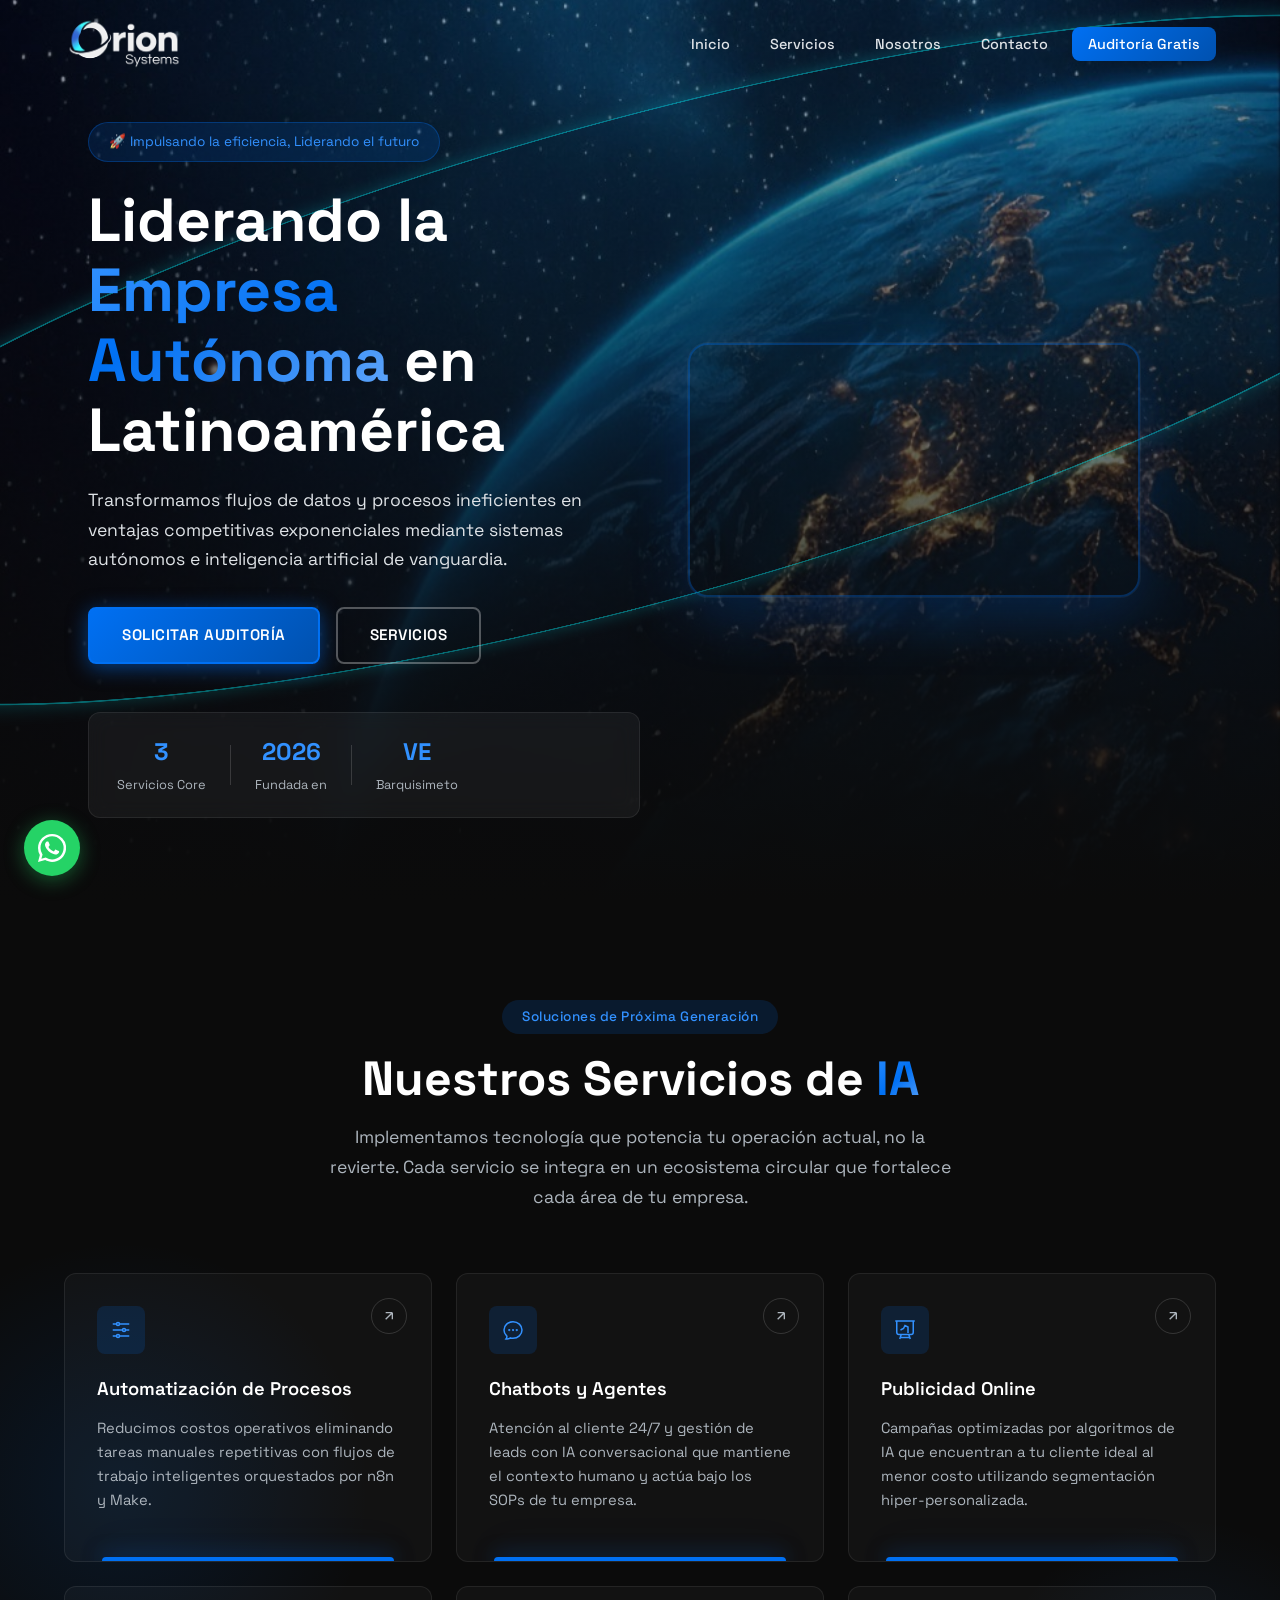
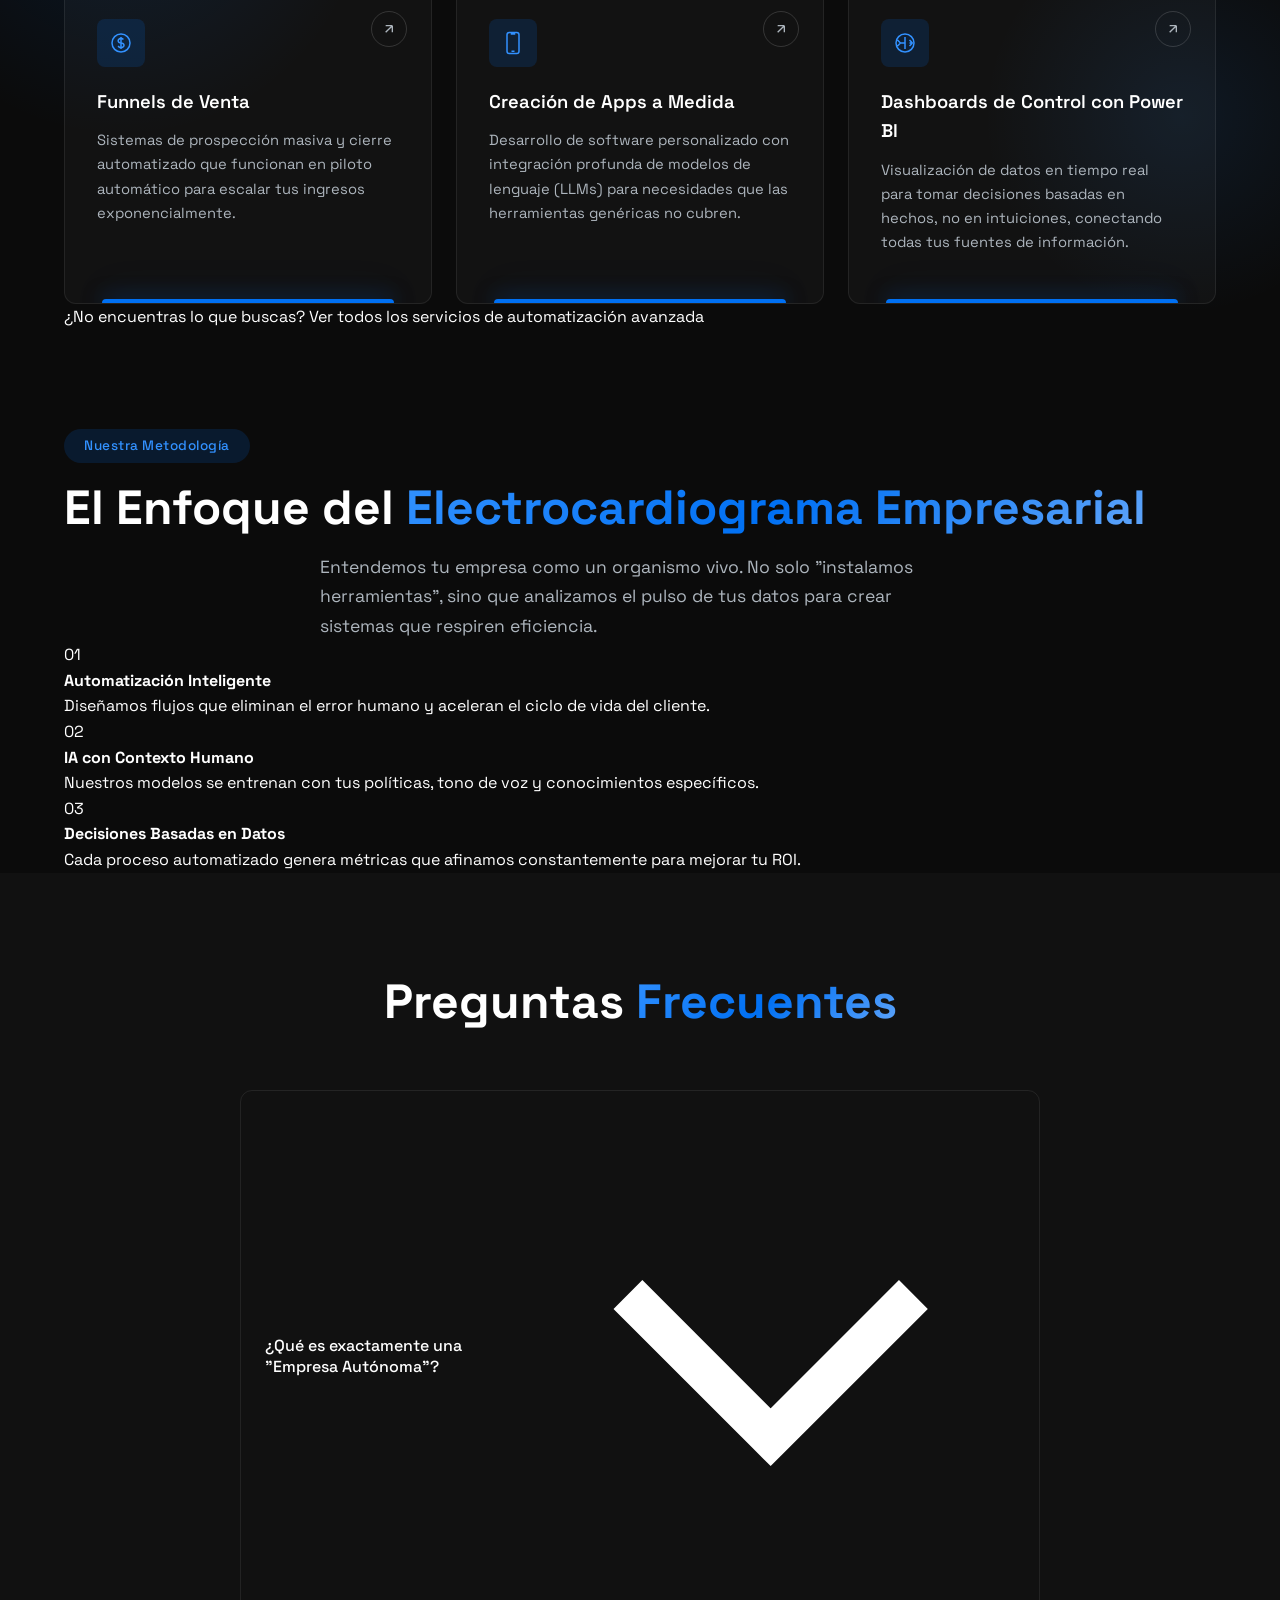
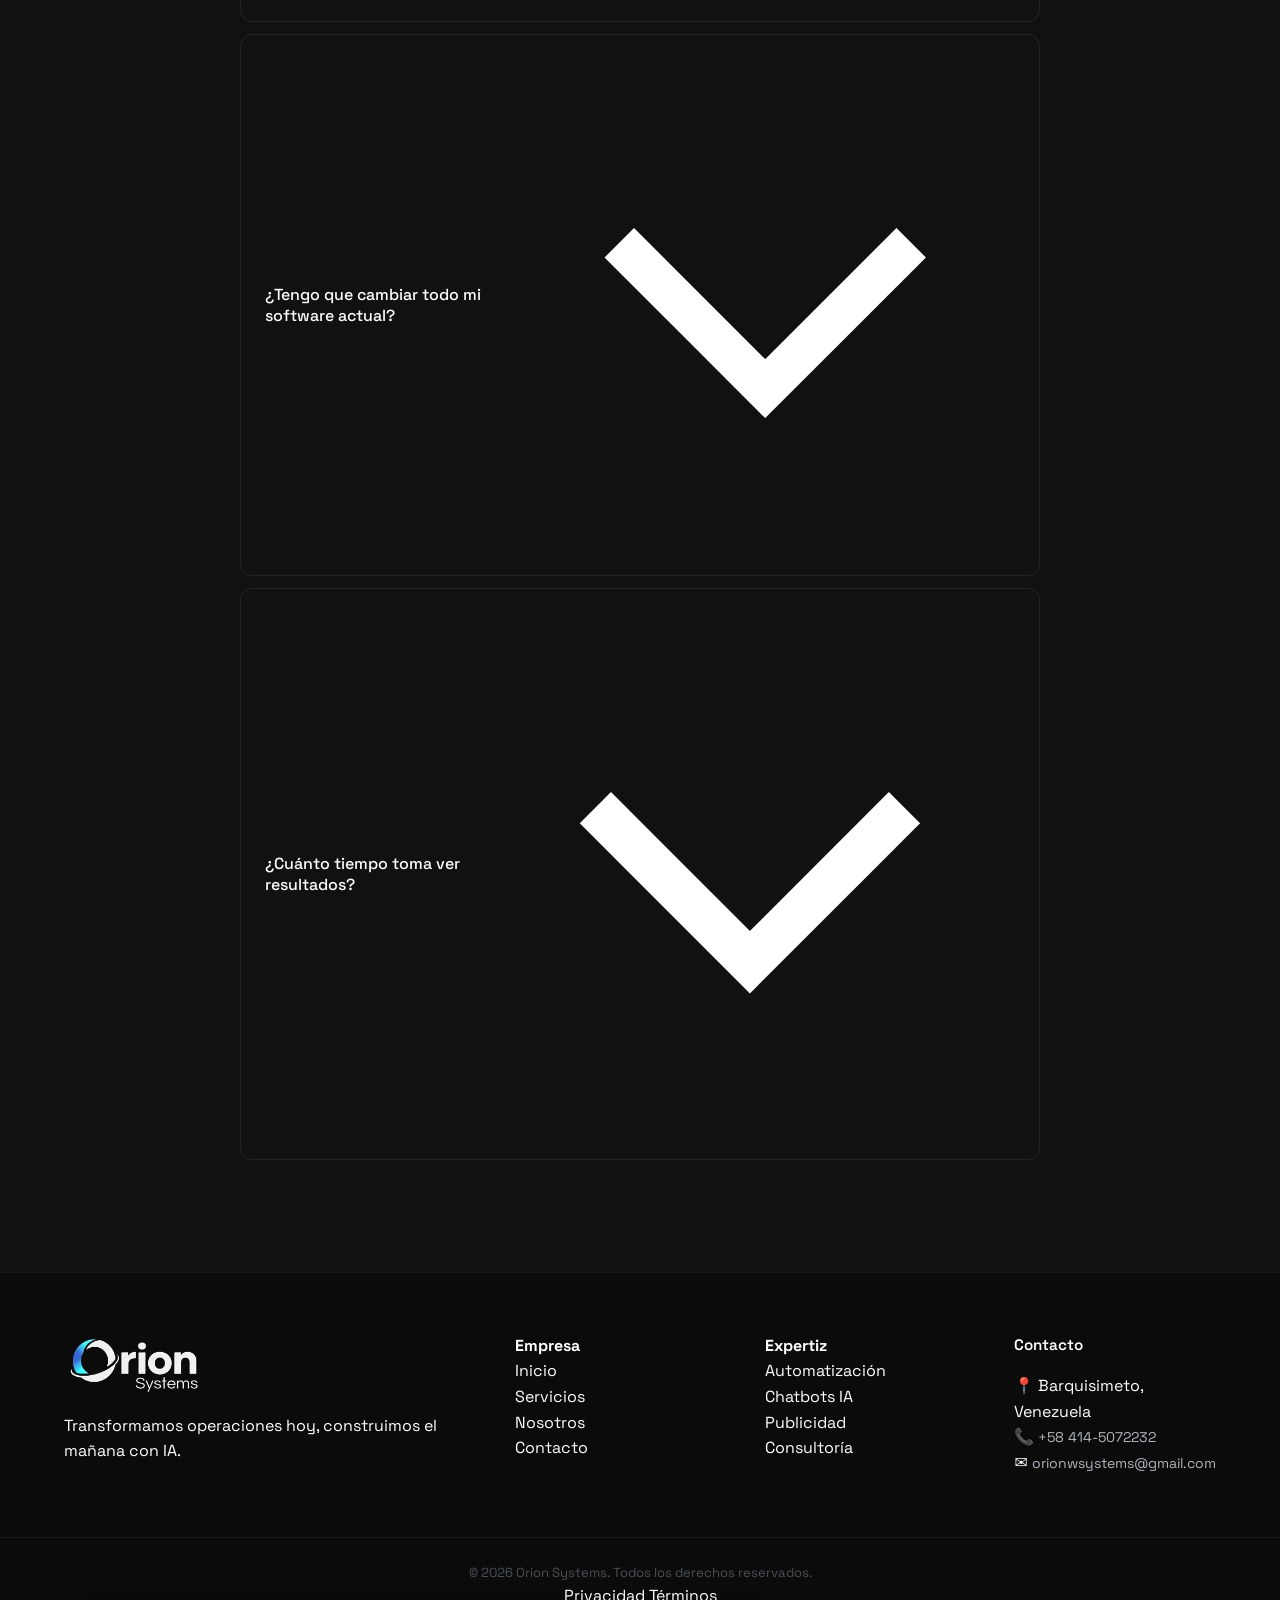
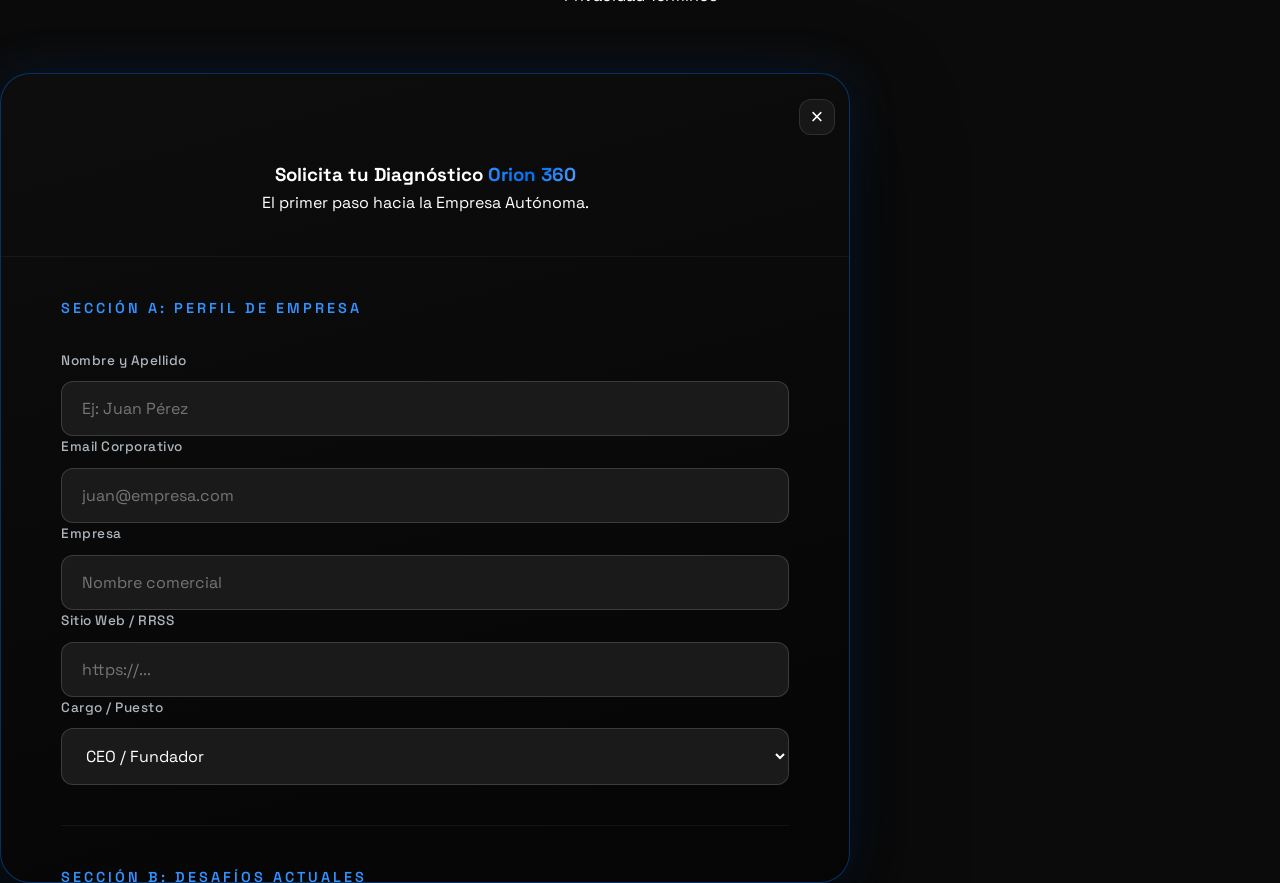
<file: cambio por error.html>
<!DOCTYPE html>
<html lang="es">

<head>
  <meta charset="UTF-8">
  <meta name="viewport" content="width=device-width, initial-scale=1.0">
  <title>Orion Systems | Empresa Autónoma &amp; Automatización con IA</title>
  <meta name="description"
    content="Orion Systems: Liderando la Empresa Autónoma en Latinoamérica. Automatización de procesos, chatbots con IA, dashboards Power BI y consultoría empresarial en Barquisimeto, Venezuela.">
  <link rel="icon" href="assets/favicon.png" type="image/png">
  <link rel="preconnect" href="https://fonts.googleapis.com">
  <link rel="preconnect" href="https://fonts.gstatic.com" crossorigin>
  <link
    href="https://fonts.googleapis.com/css2?family=Space+Grotesk:wght@300;400;500;600;700&family=Inter:wght@300;400;500;600;700&display=swap"
    rel="stylesheet">
  <link rel="stylesheet" href="index.css">
</head>

<body>
  <!-- ============ NAVBAR ============ -->
  <nav class="navbar" id="navbar">
    <div class="nav-container">
      <a href="index.html" class="nav-logo">
        <img src="assets/logo.png" alt="Orion Systems" class="logo-img">
      </a>
      <ul class="nav-links" id="navLinks">
        <li><a href="index.html" class="nav-link active">Inicio</a></li>
        <li><a href="services.html" class="nav-link">Servicios</a></li>
        <li><a href="about.html" class="nav-link">Nosotros</a></li>
        <li><a href="contact.html" class="nav-link">Contacto</a></li>
        <li><a href="#" class="nav-link nav-cta" id="openAuditBtn">Auditoría Gratis</a></li>
      </ul>
      <button class="hamburger" id="hamburger" aria-label="Abrir menú">
        <span></span><span></span><span></span>
      </button>
    </div>
  </nav>

  <!-- ============ HERO ============ -->
  <section class="hero" id="hero">
    <div class="hero-bg">
      <div class="hero-main-bg">
        <div class="hero-stars"></div>
        <div class="hero-planet-ring"></div>
        <div class="hero-orbiters">
          <div class="orbiter"></div>
          <div class="orbiter"></div>
          <div class="orbiter"></div>
        </div>
      </div>
    </div>
    <div class="hero-content anim-fade-up">
      <span class="hero-badge">🚀 Impulsando la eficiencia, Liderando el futuro</span>
      <h1 class="hero-title">Liderando la <span class="text-gradient">Empresa Autónoma</span> en Latinoamérica</h1>
      <p class="hero-subtitle">Transformamos flujos de datos y procesos ineficientes en ventajas competitivas
        exponenciales mediante sistemas autónomos e inteligencia artificial de vanguardia.</p>
      <div class="hero-buttons">
        <a href="#" class="btn btn-primary" id="heroAuditBtn">SOLICITAR AUDITORÍA</a>
        <a href="services.html" class="btn btn-outline">SERVICIOS</a>
      </div>
      <div class="hero-trust">
        <div class="trust-item"><span class="trust-number">3</span><span class="trust-label">Servicios Core</span></div>
        <div class="trust-divider"></div>
        <div class="trust-item"><span class="trust-number">2026</span><span class="trust-label">Fundada en</span></div>
        <div class="trust-divider"></div>
        <div class="trust-item"><span class="trust-number">VE</span><span class="trust-label">Barquisimeto</span></div>
      </div>
    </div>
    <div class="hero-visual anim-fade-up" style="animation-delay: 0.3s;">
      <div class="hero-video-frame">
        <iframe src="https://www.youtube.com/embed/dQw4w9WgXcQ" title="Orion Systems - Video Presentación"
          frameborder="0"
          allow="accelerometer; autoplay; clipboard-write; encrypted-media; gyroscope; picture-in-picture"
          allowfullscreen loading="lazy"></iframe>
      </div>
    </div>
  </section>

  <!-- ============ SERVICES GRID ============ -->
  <section class="services" id="servicios">
    <div class="container">
      <div class="section-header anim-fade-up">
        <span class="section-tag">Soluciones de Próxima Generación</span>
        <h2 class="section-title">Nuestros Servicios de <span class="text-gradient">IA</span></h2>
        <p class="section-desc">Implementamos tecnología que potencia tu operación actual, no la revierte. Cada servicio
          se integra en un ecosistema circular que fortalece cada área de tu empresa.</p>
      </div>
      <div class="services-grid">
        <!-- Card 1 -->
        <div class="service-card anim-fade-up">
          <div class="card-icon">
            <svg viewBox="0 0 24 24" fill="none" stroke="currentColor" stroke-width="1.5">
              <path
                d="M10.5 6h9.75M10.5 6a1.5 1.5 0 11-3 0 m3 0a1.5 1.5 0 10-3 0M3.75 6H7.5m3 12h9.75m-9.75 0a1.5 1.5 0 01-3 0m3 0a1.5 1.5 0 00-3 0m-3.75 0H7.5m9-6h3.75m-3.75 0a1.5 1.5 0 01-3 0m3 0a1.5 1.5 0 00-3 0m-9.75 0h9.75" />
            </svg>
          </div>
          <h3 class="card-title">Automatización de Procesos</h3>
          <p class="card-desc">Reducimos costos operativos eliminando tareas manuales repetitivas con flujos de trabajo
            inteligentes orquestados por n8n y Make.</p>
          <a href="services.html" class="card-arrow" aria-label="Ver más">
            <svg viewBox="0 0 24 24" fill="none" stroke="currentColor" stroke-width="2">
              <path d="M7 17L17 7M17 7H7M17 7V17" />
            </svg>
          </a>
          <div class="card-glow"></div>
        </div>
        <!-- Card 2 -->
        <div class="service-card anim-fade-up" style="animation-delay: 0.1s;">
          <div class="card-icon">
            <svg viewBox="0 0 24 24" fill="none" stroke="currentColor" stroke-width="1.5">
              <path
                d="M8.625 12a.375.375 0 11-.75 0 .375.375 0 01.75 0zm0 0H8.25m4.125 0a.375.375 0 11-.75 0 .375.375 0 01.75 0zm0 0H12m4.125 0a.375.375 0 11-.75 0 .375.375 0 01.75 0zm0 0h-.375M21 12c0 4.556-4.03 8.25-9 8.25a9.764 9.764 0 01-2.555-.337A5.972 5.972 0 015.41 20.97a5.969 5.969 0 01-.474-.065 4.48 4.48 0 00.978-2.025c.09-.457-.133-.901-.467-1.226C3.93 16.178 3 14.189 3 12c0-4.556 4.03-8.25 9-8.25s9 3.694 9 8.25z" />
            </svg>
          </div>
          <h3 class="card-title">Chatbots y Agentes</h3>
          <p class="card-desc">Atención al cliente 24/7 y gestión de leads con IA conversacional que mantiene el
            contexto humano y actúa bajo los SOPs de tu empresa.</p>
          <a href="services.html" class="card-arrow" aria-label="Ver más">
            <svg viewBox="0 0 24 24" fill="none" stroke="currentColor" stroke-width="2">
              <path d="M7 17L17 7M17 7H7M17 7V17" />
            </svg>
          </a>
          <div class="card-glow"></div>
        </div>
        <!-- Card 3 -->
        <div class="service-card anim-fade-up" style="animation-delay: 0.2s;">
          <div class="card-icon">
            <svg viewBox="0 0 24 24" fill="none" stroke="currentColor" stroke-width="1.5">
              <path
                d="M3.75 3v11.25A2.25 2.25 0 006 16.5h2.25M3.75 3h-1.5m1.5 0h16.5m0 0h1.5m-1.5 0v11.25A2.25 2.25 0 0118 16.5h-2.25m-7.5 0h7.5m-7.5 0l-1 3m8.5-3l1 3m0 0l.5 1.5m-.5-1.5h-9.5m0 0l-.5 1.5m.75-9l3-1.5L12 7.5l3 1.5V15" />
            </svg>
          </div>
          <h3 class="card-title">Publicidad Online</h3>
          <p class="card-desc">Campañas optimizadas por algoritmos de IA que encuentran a tu cliente ideal al menor
            costo utilizando segmentación hiper-personalizada.</p>
          <a href="services.html" class="card-arrow" aria-label="Ver más">
            <svg viewBox="0 0 24 24" fill="none" stroke="currentColor" stroke-width="2">
              <path d="M7 17L17 7M17 7H7M17 7V17" />
            </svg>
          </a>
          <div class="card-glow"></div>
        </div>
        <!-- Card 4 -->
        <div class="service-card anim-fade-up" style="animation-delay: 0.15s;">
          <div class="card-icon">
            <svg viewBox="0 0 24 24" fill="none" stroke="currentColor" stroke-width="1.5">
              <path
                d="M12 6v12m-3-2.818l.879.659c1.171.879 3.07.879 4.242 0 1.172-.879 1.172-2.303 0-3.182C13.536 12.219 12.768 12 12 12c-.725 0-1.45-.22-2.003-.659-1.106-.879-1.106-2.303 0-3.182s2.9-.879 4.006 0l.415.33M21 12a9 9 0 11-18 0 9 9 0 0118 0z" />
            </svg>
          </div>
          <h3 class="card-title">Funnels de Venta</h3>
          <p class="card-desc">Sistemas de prospección masiva y cierre automatizado que funcionan en piloto automático
            para escalar tus ingresos exponencialmente.</p>
          <a href="services.html" class="card-arrow" aria-label="Ver más">
            <svg viewBox="0 0 24 24" fill="none" stroke="currentColor" stroke-width="2">
              <path d="M7 17L17 7M17 7H7M17 7V17" />
            </svg>
          </a>
          <div class="card-glow"></div>
        </div>
        <!-- Card 5 -->
        <div class="service-card anim-fade-up" style="animation-delay: 0.25s;">
          <div class="card-icon">
            <svg viewBox="0 0 24 24" fill="none" stroke="currentColor" stroke-width="1.5">
              <path
                d="M10.5 1.5H8.25A2.25 2.25 0 006 3.75v16.5a2.25 2.25 0 002.25 2.25h7.5A2.25 2.25 0 0018 20.25V3.75a2.25 2.25 0 00-2.25-2.25H13.5m-3 0V3h3V1.5m-3 0h3m-3 18.75h3" />
            </svg>
          </div>
          <h3 class="card-title">Creación de Apps a Medida</h3>
          <p class="card-desc">Desarrollo de software personalizado con integración profunda de modelos de lenguaje
            (LLMs) para necesidades que las herramientas genéricas no cubren.</p>
          <a href="services.html" class="card-arrow" aria-label="Ver más">
            <svg viewBox="0 0 24 24" fill="none" stroke="currentColor" stroke-width="2">
              <path d="M7 17L17 7M17 7H7M17 7V17" />
            </svg>
          </a>
          <div class="card-glow"></div>
        </div>
        <!-- Card 6 -->
        <div class="service-card anim-fade-up" style="animation-delay: 0.3s;">
          <div class="card-icon">
            <svg viewBox="0 0 24 24" fill="none" stroke="currentColor" stroke-width="1.5">
              <path
                d="M12 18V6m-7.5 9l3-3m0 0l-3-3m3 3H12m7.5 0h-3m3 0l-3-3m3 3l-3 3M3 12c0 4.97 4.03 9 9 9s9-4.03 9-9-4.03-9-9-9-9 4.03-9 9z" />
            </svg>
          </div>
          <h3 class="card-title">Dashboards de Control con Power BI</h3>
          <p class="card-desc">Visualización de datos en tiempo real para tomar decisiones basadas en hechos, no en
            intuiciones, conectando todas tus fuentes de información.</p>
          <a href="services.html" class="card-arrow" aria-label="Ver más">
            <svg viewBox="0 0 24 24" fill="none" stroke="currentColor" stroke-width="2">
              <path d="M7 17L17 7M17 7H7M17 7V17" />
            </svg>
          </a>
          <div class="card-glow"></div>
        </div>
      </div>
      <div class="services-footer anim-fade-up">
        <p>¿No encuentras lo que buscas? <a href="services.html">Ver todos los servicios de automatización avanzada</a>
        </p>
      </div>
    </div>
  </section>

  <!-- ============ APPROACH (ELECTROCARDIOGRAMA) ============ -->
  <section class="approach" id="metodo">
    <div class="container approach-grid">
      <div class="approach-content anim-fade-up">
        <span class="section-tag">Nuestra Metodología</span>
        <h2 class="section-title">El Enfoque del <span class="text-gradient">Electrocardiograma Empresarial</span></h2>
        <p class="section-desc">Entendemos tu empresa como un organismo vivo. No solo "instalamos herramientas",
          sino que analizamos el pulso de tus datos para crear sistemas que respiren eficiencia.</p>
        <div class="approach-steps">
          <div class="approach-step">
            <div class="step-num">01</div>
            <div>
              <h4>Automatización Inteligente</h4>
              <p>Diseñamos flujos que eliminan el error humano y aceleran el ciclo de vida del cliente.</p>
            </div>
          </div>
          <div class="approach-step">
            <div class="step-num">02</div>
            <div>
              <h4>IA con Contexto Humano</h4>
              <p>Nuestros modelos se entrenan con tus políticas, tono de voz y conocimientos específicos.</p>
            </div>
          </div>
          <div class="approach-step">
            <div class="step-num">03</div>
            <div>
              <h4>Decisiones Basadas en Datos</h4>
              <p>Cada proceso automatizado genera métricas que afinamos constantemente para mejorar tu ROI.</p>
            </div>
          </div>
        </div>
      </div>
      <div class="approach-visual anim-fade-up">
        <div class="pulse-container">
          <div class="pulse-wave"></div>
          <div class="pulse-data-nodes">
            <div class="data-node n1"></div>
            <div class="data-node n2"></div>
            <div class="data-node n3"></div>
            <div class="data-node n4"></div>
          </div>
          <div class="pulse-scanner"></div>
        </div>
      </div>
    </div>
  </section>

  <!-- ============ FAQ ============ -->
  <section class="faq" id="faq">
    <div class="container container-sm">
      <div class="section-header anim-fade-up">
        <h2 class="section-title">Preguntas <span class="text-gradient">Frecuentes</span></h2>
      </div>
      <div class="faq-list">
        <div class="faq-item anim-fade-up">
          <button class="faq-question">
            <span>¿Qué es exactamente una "Empresa Autónoma"?</span>
            <svg viewBox="0 0 24 24" fill="none" stroke="currentColor" stroke-width="2">
              <path d="M19 9l-7 7-7-7" />
            </svg>
          </button>
          <div class="faq-answer">
            <p>Es una empresa donde los procesos operativos, de marketing y de atención se ejecutan mediante sistemas
              que no requieren supervisión humana constante, permitiendo que el equipo se enfoque en la estrategia y la
              creatividad.</p>
          </div>
        </div>
        <div class="faq-item anim-fade-up">
          <button class="faq-question">
            <span>¿Tengo que cambiar todo mi software actual?</span>
            <svg viewBox="0 0 24 24" fill="none" stroke="currentColor" stroke-width="2">
              <path d="M19 9l-7 7-7-7" />
            </svg>
          </button>
          <div class="faq-answer">
            <p>No. Nuestra especialidad es la integración. Conectamos tus herramientas actuales (CRM, Google Sheets,
              Email) mediante APIs y automatización para que trabajen como una sola unidad.</p>
          </div>
        </div>
        <div class="faq-item anim-fade-up">
          <button class="faq-question">
            <span>¿Cuánto tiempo toma ver resultados?</span>
            <svg viewBox="0 0 24 24" fill="none" stroke="currentColor" stroke-width="2">
              <path d="M19 9l-7 7-7-7" />
            </svg>
          </button>
          <div class="faq-answer">
            <p>Implementaciones como Chatbots o automatizaciones de reporte iniciales pueden estar listas en 1-2
              semanas, generando impacto inmediato en la reducción de carga laboral.</p>
          </div>
        </div>
      </div>
    </div>
  </section>

  <!-- ============ FOOTER ============ -->
  <footer class="footer">
    <div class="container footer-grid">
      <div class="footer-brand">
        <img src="assets/logo.png" alt="Orion Systems" class="footer-logo">
        <p>Transformamos operaciones hoy, construimos el mañana con IA.</p>
        <div class="footer-social">
          <a href="https://www.instagram.com/orionsystems_" target="_blank" aria-label="Instagram">
            <svg viewBox="0 0 24 24" fill="none" stroke="currentColor" stroke-width="2">
              <rect x="2" y="2" width="20" height="20" rx="5" ry="5"></rect>
              <path d="M16 11.37A4 4 0 1112.63 8 4 4 0 0116 11.37z"></path>
              <line x1="17.5" y1="6.5" x2="17.51" y2="6.5"></line>
            </svg>
          </a>
          <a href="mailto:orionwsystems@gmail.com" aria-label="Email">
            <svg viewBox="0 0 24 24" fill="none" stroke="currentColor" stroke-width="2">
              <path d="M4 4h16c1.1 0 2 .9 2 2v12c0 1.1-.9 2-2 2H4c-1.1 0-2-.9-2-2V6c0-1.1.9-2 2-2z"></path>
              <polyline points="22,6 12,13 2,6"></polyline>
            </svg>
          </a>
          <a href="https://wa.me/584145072232" target="_blank" aria-label="WhatsApp">
            <svg viewBox="0 0 24 24" fill="none" stroke="currentColor" stroke-width="2">
              <path
                d="M21 11.5a8.38 8.38 0 01-.9 3.8 8.5 8.5 0 11-7.6-7.6 8.38 8.38 0 013.8.9L21 3l-1.5 6.5z"></path>
            </svg>
          </a>
        </div>
      </div>
      <div class="footer-nav">
        <h4>Empresa</h4>
        <ul>
          <li><a href="index.html">Inicio</a></li>
          <li><a href="services.html">Servicios</a></li>
          <li><a href="about.html">Nosotros</a></li>
          <li><a href="contact.html">Contacto</a></li>
        </ul>
      </div>
      <div class="footer-nav">
        <h4>Expertiz</h4>
        <ul>
          <li><a href="services.html">Automatización</a></li>
          <li><a href="services.html">Chatbots IA</a></li>
          <li><a href="services.html">Publicidad</a></li>
          <li><a href="services.html">Consultoría</a></li>
        </ul>
      </div>
      <div class="footer-contact">
        <h4>Contacto</h4>
        <p>📍 Barquisimeto, Venezuela</p>
        <p>📞 <a href="tel:+584145072232">+58 414-5072232</a></p>
        <p>✉️ <a href="mailto:orionwsystems@gmail.com">orionwsystems@gmail.com</a></p>
      </div>
    </div>
    <div class="footer-bottom">
      <div class="container footer-bottom-flex">
        <p>&copy; 2026 Orion Systems. Todos los derechos reservados.</p>
        <div class="footer-legal">
          <a href="#">Privacidad</a>
          <a href="#">Términos</a>
        </div>
      </div>
    </div>
  </footer>

  <!-- ============ WHATSAPP FLOAT ============ -->
  <a href="https://wa.me/584145072232" class="whatsapp-float" target="_blank" aria-label="Chat en WhatsApp">
    <svg viewBox="0 0 24 24" fill="white">
      <path
        d="M17.472 14.382c-.297-.149-1.758-.867-2.03-.967-.273-.099-.471-.148-.67.15-.197.297-.767.966-.94 1.164-.173.199-.347.223-.644.075-.297-.15-1.255-.463-2.39-1.475-.883-.788-1.48-1.761-1.653-2.059-.173-.297-.018-.458.13-.606.134-.133.298-.347.446-.52.149-.174.198-.298.298-.497.099-.198.05-.371-.025-.52-.075-.149-.669-1.612-.916-2.207-.242-.579-.487-.5-.669-.51-.173-.008-.371-.01-.57-.01-.198 0-.52.074-.792.372-.272.297-1.04 1.016-1.04 2.479 0 1.462 1.065 2.875 1.213 3.074.149.198 2.096 3.2 5.077 4.487.709.306 1.262.489 1.694.625.712.227 1.36.195 1.871.118.571-.085 1.758-.719 2.006-1.413.248-.694.248-1.289.173-1.413-.074-.124-.272-.198-.57-.347m-5.421 7.403h-.004a9.87 9.87 0 01-5.031-1.378l-.361-.214-3.741.982.998-3.648-.235-.374a9.86 9.86 0 01-1.51-5.26c.001-5.45 4.436-9.884 9.888-9.884 2.64 0 5.122 1.03 6.988 2.898a9.825 9.825 0 012.893 6.994c-.003 5.45-4.437 9.884-9.885 9.884m8.413-18.297A11.815 11.815 0 0012.05 0C5.414 0 .004 5.411.001 12.049a11.845 11.845 0 001.591 5.918L0 24l6.135-1.61c1.801.982 3.843 1.502 5.914 1.503h.005c6.637 0 12.046-5.411 12.049-12.051a11.82 11.82 0 00-3.483-8.52z" />
    </svg>
  </a>

  <!-- ============ AUDIT MODAL ============ -->
  <div class="modal" id="auditModal">
    <div class="modal-content">
      <button class="modal-close" id="closeAuditBtn">&times;</button>
      <div class="modal-header">
        <h3>Solicita tu Diagnóstico <span class="text-gradient">Orion 360</span></h3>
        <p>El primer paso hacia la Empresa Autónoma.</p>
      </div>
      <form class="audit-form" id="auditForm">
        <!-- Sección A: Perfil -->
        <div class="form-section">
          <h4>Sección A: Perfil de Empresa</h4>
          <div class="form-group-grid">
            <div class="form-group">
              <label for="name">Nombre y Apellido</label>
              <input type="text" id="name" name="name" required placeholder="Ej: Juan Pérez">
            </div>
            <div class="form-group">
              <label for="email">Email Corporativo</label>
              <input type="email" id="email" name="email" required placeholder="juan@empresa.com">
            </div>
          </div>
          <div class="form-group-grid">
            <div class="form-group">
              <label for="company">Empresa</label>
              <input type="text" id="company" name="company" placeholder="Nombre comercial">
            </div>
            <div class="form-group">
              <label for="website">Sitio Web / RRSS</label>
              <input type="url" id="website" name="website" placeholder="https://...">
            </div>
          </div>
          <div class="form-group">
            <label for="role">Cargo / Puesto</label>
            <select id="role" name="role">
              <option value="CEO">CEO / Fundador</option>
              <option value="Operations">Director de Operaciones</option>
              <option value="Marketing">Gerente de Marketing</option>
              <option value="IT">TI / Sistemas</option>
              <option value="Other">Otro</option>
            </select>
          </div>
        </div>

        <!-- Sección B: Puntos de Dolor -->
        <div class="form-section">
          <h4>Sección B: Desafíos Actuales</h4>
          <p class="form-instruction">¿Dónde sientes más carga operativa? (Selecciona todas las que apliquen)</p>
          <div class="checkbox-grid">
            <label class="checkbox-item">
              <input type="checkbox" name="dolores" value="Ventas">
              Ventas: ¿Tu equipo tarda mucho en responder a los leads?
            </label>
            <label class="checkbox-item">
              <input type="checkbox" name="dolores" value="Marketing">
              Marketing: ¿Tus sistemas de publicidad no están orquestados con tu equipo comercial?
            </label>
            <label class="checkbox-item">
              <input type="checkbox" name="dolores" value="Administracion">
              Administración: ¿Tus procesos de facturación o gestión de datos son lentos y manuales?
            </label>
            <label class="checkbox-item">
              <input type="checkbox" name="dolores" value="Fulfillment">
              Fulfillment (Entrega): ¿Tienes cuellos de botella que afectan tu reputación?
            </label>
          </div>
        </div>

        <!-- Sección C: Stack Tecnológico -->
        <div class="form-section">
          <h4>Sección C: Stack Tecnológico e Infraestructura</h4>
          <div class="form-group">
            <label for="stack">¿Qué herramientas utilizas actualmente? (CRM, ERP, Ads...)</label>
            <input type="text" id="stack" name="stack" placeholder="Ej: Salesforce, Google Workspace, Meta Ads...">
          </div>
          <div class="form-group">
            <label for="data_state">Estado de los Datos</label>
            <select id="data_state" name="data_state">
              <option value="Dispersos">Dispersos en archivos manuales / Excels sueltos</option>
              <option value="Organizados">Organizados en bases de datos centralizadas</option>
              <option value="Hibridos">Híbridos / En proceso de digitalización</option>
            </select>
          </div>
        </div>

        <button type="submit" class="btn btn-primary btn-full">Solicitar Auditoría de Diagnóstico Inicial</button>
      </form>

      <div class="modal-success" id="modalSuccess" style="display:none;">
        <div class="success-icon">✨</div>
        <h3>¡Gracias por confiar en Orion Systems!</h3>
        <p>Nuestro equipo analizará tu infraestructura y nos pondremos en contacto para presentarte tu Roadmap Técnico
          de transformación.</p>
        <button class="btn btn-outline" id="closeSuccessBtn">Entendido</button>
      </div>
    </div>
  </div>

  <script src="main.js"></script>
</body>

</html>
</file>
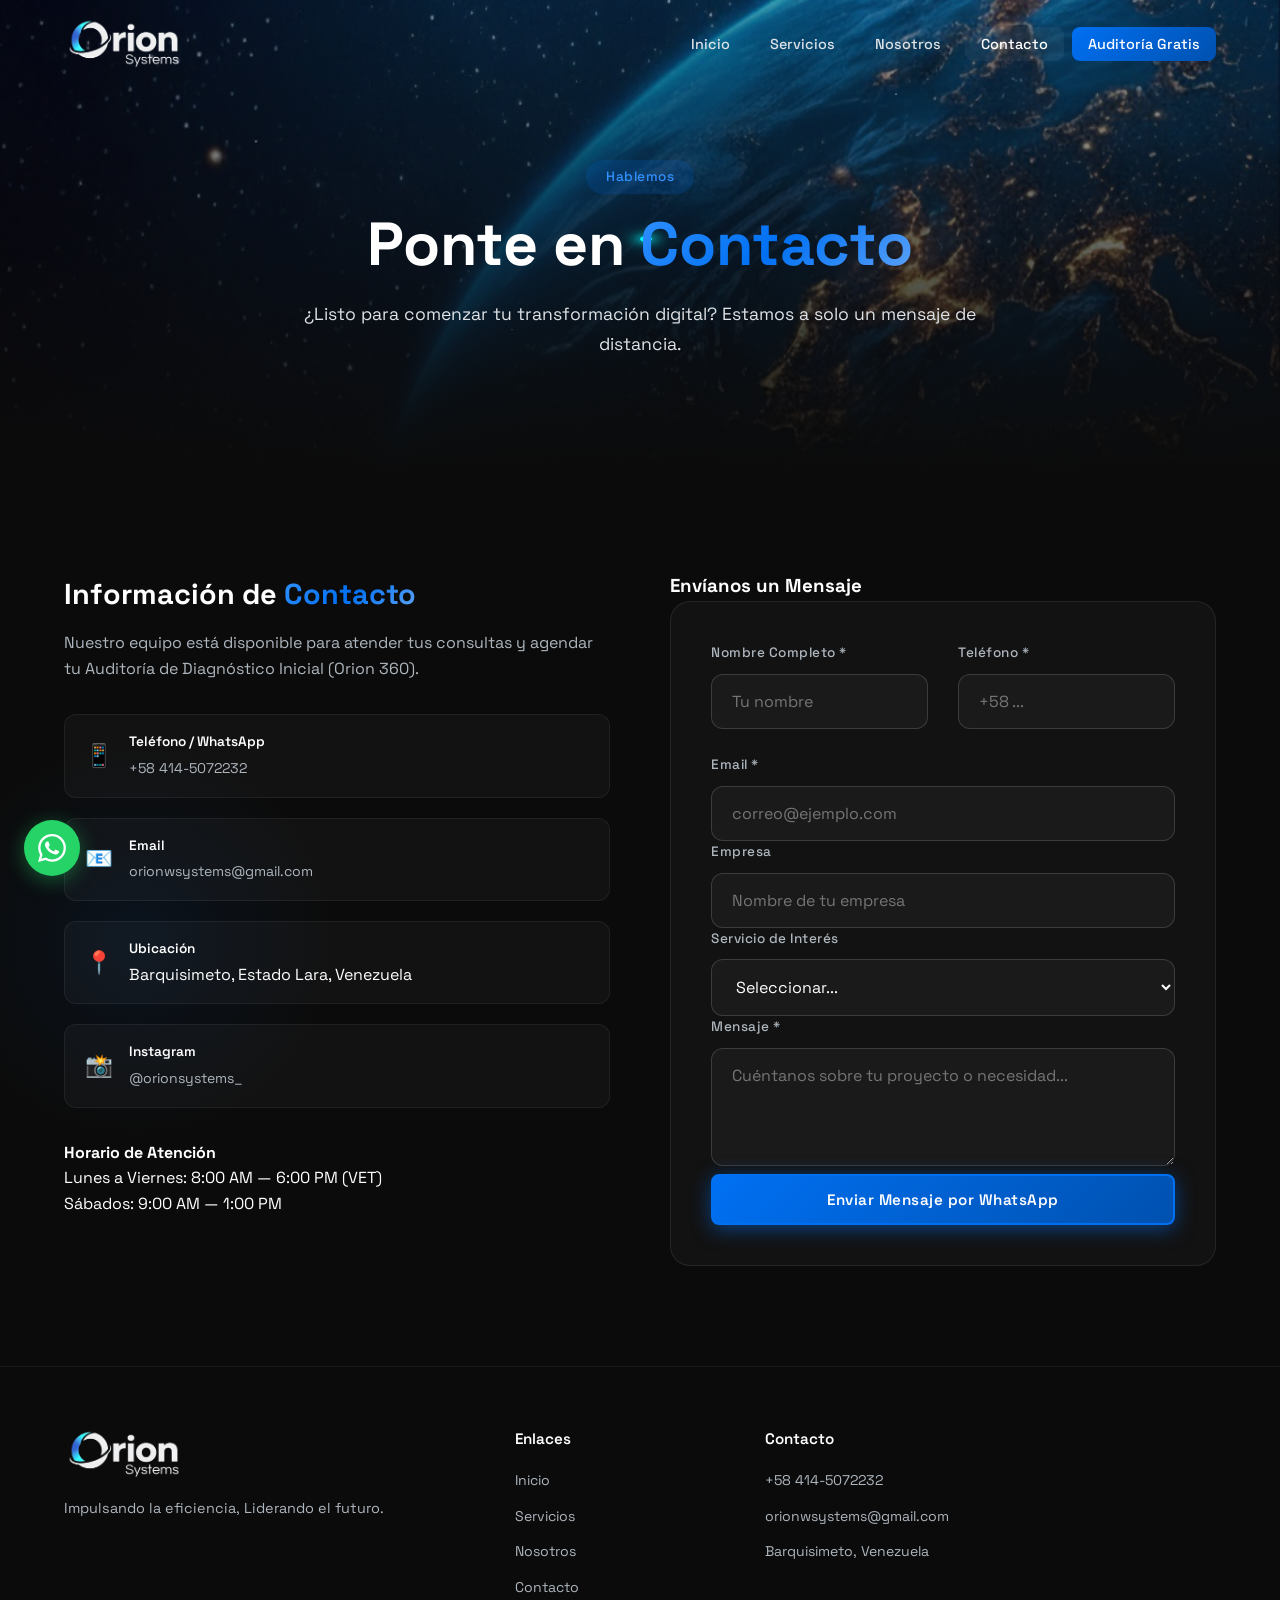
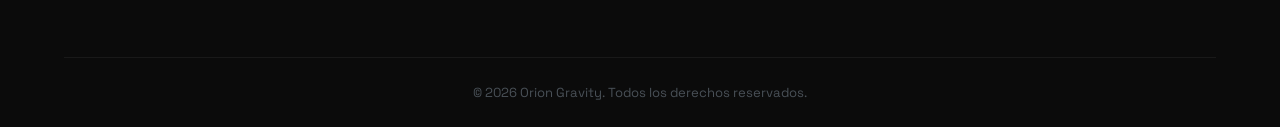
<file: contact.html>
<!DOCTYPE html>
<html lang="es">

<head>
    <meta charset="UTF-8">
    <meta name="viewport" content="width=device-width, initial-scale=1.0">
    <title>Contacto | Orion Gravity</title>
    <meta name="description"
        content="Contacta a Orion Gravity. Teléfono: +58 414-5072232. Email: orionwsystems@gmail.com. Barquisimeto, Venezuela. Solicita tu Auditoría Orion 360 gratis.">
    <link rel="icon" href="assets/favicon.png" type="image/png">
    <link rel="preconnect" href="https://fonts.googleapis.com">
    <link rel="preconnect" href="https://fonts.gstatic.com" crossorigin>
    <link
        href="https://fonts.googleapis.com/css2?family=Space+Grotesk:wght@300;400;500;600;700&family=Inter:wght@300;400;500;600;700&display=swap"
        rel="stylesheet">
    <link rel="stylesheet" href="index.css">
</head>

<body>
    <!-- NAVBAR -->
    <nav class="navbar" id="navbar">
        <div class="nav-container">
            <a href="index.html" class="nav-logo">
                <img src="assets/logo.png" alt="Orion Gravity Logo" class="logo-img">
            </a>
            <ul class="nav-links" id="navLinks">
                <li><a href="index.html" class="nav-link">Inicio</a></li>
                <li><a href="services.html" class="nav-link">Servicios</a></li>
                <li><a href="about.html" class="nav-link">Nosotros</a></li>
                <li><a href="contact.html" class="nav-link active">Contacto</a></li>
                <li><a href="#" class="nav-link nav-cta" id="openAuditBtn">Auditoría Gratis</a></li>
            </ul>
            <button class="hamburger" id="hamburger"
                aria-label="Abrir menú"><span></span><span></span><span></span></button>
        </div>
    </nav>

    <!-- PAGE HERO -->
    <section class="page-hero">
        <div class="hero-bg">
            <div class="hero-sub-bg">
                <div class="hero-stars"></div>
                <div class="hero-orbiters">
                    <div class="orbiter"></div>
                    <div class="orbiter"></div>
                    <div class="orbiter"></div>
                </div>
            </div>
        </div>
        <div class="container" style="position:relative;z-index:2;">
            <div class="page-hero-content anim-fade-up">
                <span class="section-tag">Hablemos</span>
                <h1 class="hero-title">Ponte en <span class="text-gradient">Contacto</span></h1>
                <p class="hero-subtitle">¿Listo para comenzar tu transformación digital? Estamos a solo un mensaje de
                    distancia.</p>
            </div>
        </div>
    </section>

    <!-- CONTACT SECTION -->
    <section class="contact-section">
        <div class="container">
            <div class="contact-grid">
                <!-- Contact Info -->
                <div class="contact-info anim-fade-up">
                    <h2>Información de <span class="text-gradient">Contacto</span></h2>
                    <p class="contact-intro">Nuestro equipo está disponible para atender tus consultas y agendar tu
                        Auditoría de Diagnóstico Inicial (Orion 360).</p>

                    <div class="contact-items">
                        <div class="contact-item">
                            <div class="contact-item-icon">📱</div>
                            <div>
                                <h4>Teléfono / WhatsApp</h4>
                                <a href="https://wa.me/584145072232" target="_blank">+58 414-5072232</a>
                            </div>
                        </div>
                        <div class="contact-item">
                            <div class="contact-item-icon">📧</div>
                            <div>
                                <h4>Email</h4>
                                <a href="mailto:orionwsystems@gmail.com">orionwsystems@gmail.com</a>
                            </div>
                        </div>
                        <div class="contact-item">
                            <div class="contact-item-icon">📍</div>
                            <div>
                                <h4>Ubicación</h4>
                                <span>Barquisimeto, Estado Lara, Venezuela</span>
                            </div>
                        </div>
                        <div class="contact-item">
                            <div class="contact-item-icon">📸</div>
                            <div>
                                <h4>Instagram</h4>
                                <a href="https://www.instagram.com/orionsystems_" target="_blank">@orionsystems_</a>
                            </div>
                        </div>
                    </div>

                    <div class="contact-hours">
                        <h4>Horario de Atención</h4>
                        <p>Lunes a Viernes: 8:00 AM — 6:00 PM (VET)</p>
                        <p>Sábados: 9:00 AM — 1:00 PM</p>
                    </div>
                </div>

                <!-- Contact Form -->
                <div class="contact-form-wrapper anim-fade-up" style="animation-delay:0.2s;">
                    <h3>Envíanos un Mensaje</h3>
                    <form class="contact-form" id="contactForm">
                        <div class="form-row">
                            <div class="form-group">
                                <label for="cfName">Nombre Completo *</label>
                                <input type="text" id="cfName" name="name" required placeholder="Tu nombre">
                            </div>
                            <div class="form-group">
                                <label for="cfPhone">Teléfono *</label>
                                <input type="tel" id="cfPhone" name="phone" required placeholder="+58 ...">
                            </div>
                        </div>
                        <div class="form-group">
                            <label for="cfEmail">Email *</label>
                            <input type="email" id="cfEmail" name="email" required placeholder="correo@ejemplo.com">
                        </div>
                        <div class="form-group">
                            <label for="cfCompany">Empresa</label>
                            <input type="text" id="cfCompany" name="company" placeholder="Nombre de tu empresa">
                        </div>
                        <div class="form-group">
                            <label for="cfService">Servicio de Interés</label>
                            <select id="cfService" name="service">
                                <option value="">Seleccionar...</option>
                                <option value="automatizacion">Automatización de Procesos</option>
                                <option value="chatbots">Chatbots y Agentes</option>
                                <option value="publicidad">Publicidad Online</option>
                                <option value="funnels">Funnels de Venta</option>
                                <option value="apps">Apps a Medida</option>
                                <option value="dashboards">Dashboards Power BI</option>
                                <option value="consultoria">Consultoría Empresarial</option>
                                <option value="auditoria">Auditoría Orion 360</option>
                            </select>
                        </div>
                        <div class="form-group">
                            <label for="cfMessage">Mensaje *</label>
                            <textarea id="cfMessage" name="message" rows="4" required
                                placeholder="Cuéntanos sobre tu proyecto o necesidad..."></textarea>
                        </div>
                        <button type="submit" class="btn btn-primary btn-full">Enviar Mensaje por WhatsApp</button>
                    </form>
                    <div class="contact-form-success" id="contactSuccess" style="display:none;">
                        <div class="success-icon">✅</div>
                        <h3>¡Mensaje Enviado!</h3>
                        <p>Te redirigimos a WhatsApp para continuar la conversación.</p>
                    </div>
                </div>
            </div>
        </div>
    </section>

    <!-- FOOTER -->
    <footer class="footer">
        <div class="container">
            <div class="footer-grid">
                <div class="footer-brand">
                    <div class="footer-logo">
                        <img src="assets/logo.png" alt="Orion Gravity" class="logo-img">
                    </div>
                    <p class="footer-tagline">Impulsando la eficiencia, Liderando el futuro.</p>
                </div>
                <div class="footer-links">
                    <h4>Enlaces</h4>
                    <ul>
                        <li><a href="index.html">Inicio</a></li>
                        <li><a href="services.html">Servicios</a></li>
                        <li><a href="about.html">Nosotros</a></li>
                        <li><a href="contact.html">Contacto</a></li>
                    </ul>
                </div>
                <div class="footer-contact">
                    <h4>Contacto</h4>
                    <ul>
                        <li><a href="tel:+584145072232">+58 414-5072232</a></li>
                        <li><a href="mailto:orionwsystems@gmail.com">orionwsystems@gmail.com</a></li>
                        <li><span>Barquisimeto, Venezuela</span></li>
                    </ul>
                </div>
            </div>
            <div class="footer-bottom">
                <p>&copy; 2026 Orion Gravity. Todos los derechos reservados.</p>
            </div>
        </div>
    </footer>

    <a href="https://wa.me/584145072232" target="_blank" rel="noopener" class="whatsapp-float"
        aria-label="Contactar por WhatsApp">
        <svg viewBox="0 0 24 24" fill="white">
            <path
                d="M17.472 14.382c-.297-.149-1.758-.867-2.03-.967-.273-.099-.471-.148-.67.15-.197.297-.767.966-.94 1.164-.173.199-.347.223-.644.075-.297-.15-1.255-.463-2.39-1.475-.883-.788-1.48-1.761-1.653-2.059-.173-.297-.018-.458.13-.606.134-.133.298-.347.446-.52.149-.174.198-.298.298-.497.099-.198.05-.371-.025-.52-.075-.149-.669-1.612-.916-2.207-.242-.579-.487-.5-.669-.51-.173-.008-.371-.01-.57-.01-.198 0-.52.074-.792.372-.272.297-1.04 1.016-1.04 2.479 0 1.462 1.065 2.875 1.213 3.074.149.198 2.096 3.2 5.077 4.487.709.306 1.262.489 1.694.625.712.227 1.36.195 1.871.118.571-.085 1.758-.719 2.006-1.413.248-.694.248-1.289.173-1.413-.074-.124-.272-.198-.57-.347m-5.421 7.403h-.004a9.87 9.87 0 01-5.031-1.378l-.361-.214-3.741.982.998-3.648-.235-.374a9.86 9.86 0 01-1.51-5.26c.001-5.45 4.436-9.884 9.888-9.884 2.64 0 5.122 1.03 6.988 2.898a9.825 9.825 0 012.893 6.994c-.003 5.45-4.437 9.884-9.885 9.884m8.413-18.297A11.815 11.815 0 0012.05 0C5.495 0 .16 5.335.157 11.892c0 2.096.547 4.142 1.588 5.945L.057 24l6.305-1.654a11.882 11.882 0 005.683 1.448h.005c6.554 0 11.89-5.335 11.893-11.893a11.821 11.821 0 00-3.48-8.413z" />
        </svg>
    </a>

    <!-- AUDIT MODAL -->
    <div class="modal-overlay" id="auditModal">
        <div class="modal">
            <button class="modal-close" id="closeModal" aria-label="Cerrar">&times;</button>
            <div class="modal-header">
                <div class="modal-icon">🔍</div>
                <h2>Solicita tu Diagnóstico Orion 360: El primer paso hacia la Empresa Autónoma.</h2>
                <p class="modal-gancho">La Inteligencia Artificial es un amplificador: si tus procesos son ineficientes,
                    la IA solo acelerará el desastre. Antes de implementar, diagnosticamos para asegurar que la
                    tecnología sea el catalizador de tu rentabilidad, no un riesgo para tu operativa.</p>
            </div>
            <form class="audit-form" id="auditForm">
                <!-- Sección A: Identidad -->
                <div class="form-section">
                    <h4>Sección A: Identidad y Filtro de Mercado</h4>
                    <div class="form-row">
                        <div class="form-group">
                            <label for="decisor">Nombre del Decisor y Cargo *</label>
                            <input type="text" id="decisor" name="decisor" required placeholder="Ej: Juan Pérez - CEO">
                        </div>
                        <div class="form-group">
                            <label for="companyName">Nombre de la Empresa y Ubicación *</label>
                            <input type="text" id="companyName" name="companyName" required
                                placeholder="Ej: Mi Empresa C.A. - Venezuela">
                        </div>
                    </div>
                    <div class="form-row">
                        <div class="form-group">
                            <label for="nicho">Nicho de Mercado *</label>
                            <select id="nicho" name="nicho" required onchange="toggleOtherNiche(this)">
                                <option value="">Seleccionar...</option>
                                <option value="Clinicas">Clínicas y Salud</option>
                                <option value="Inmobiliaria">Inmobiliaria</option>
                                <option value="Ecommerce">E-commerce</option>
                                <option value="Logistica">Logística y Transporte</option>
                                <option value="Educacion">Educación / Academias</option>
                                <option value="Servicios">Servicios Profesionales</option>
                                <option value="Manufactura">Manufactura / Industrial</option>
                                <option value="Otro">Otro (Especificar)</option>
                            </select>
                            <div id="otherNicheWrapper" style="display:none; margin-top: 10px;">
                                <input type="text" id="nicho_otro" name="nicho_otro"
                                    placeholder="¿Cuál es el nicho de tu empresa?">
                            </div>
                        </div>
                        <div class="form-group">
                            <label for="budget">Presupuesto Estimado para el Proyecto (Opcional)</label>
                            <input type="text" id="budget" name="budget" placeholder="Ej: $2,000 - $5,000">
                        </div>
                    </div>
                    <div class="form-row">
                        <div class="form-group">
                            <label for="contactPhone">Teléfono / WhatsApp *</label>
                            <input type="tel" id="contactPhone" name="phone" required placeholder="+58 ...">
                        </div>
                        <div class="form-group">
                            <label for="contactEmail">Email Corporativo *</label>
                            <input type="email" id="contactEmail" name="email" required
                                placeholder="nombre@empresa.com">
                        </div>
                    </div>
                </div>

                <!-- Sección B: El Electrocardiograma -->
                <div class="form-section">
                    <h4>Sección B: El Electrocardiograma (Dolores)</h4>
                    <p class="section-desc-form">Identifica dónde sientes mayor obstrucción (puedes marcar varias):</p>
                    <div class="checkbox-group">
                        <label class="checkbox-item">
                            <input type="checkbox" name="dolores" value="Ventas"> Ventas: ¿Pierdes leads por falta de
                            respuesta rápida en WhatsApp?
                        </label>
                        <label class="checkbox-item">
                            <input type="checkbox" name="dolores" value="Marketing"> Marketing: ¿Tus sistemas de
                            publicidad no están orquestados con tu equipo comercial?
                        </label>
                        <label class="checkbox-item">
                            <input type="checkbox" name="dolores" value="Administracion"> Administración: ¿Tus procesos
                            de facturación o gestión de datos son lentos y manuales?
                        </label>
                        <label class="checkbox-item">
                            <input type="checkbox" name="dolores" value="Fulfillment"> Fulfillment (Entrega): ¿Tienes
                            cuellos de botella que afectan tu reputación?
                        </label>
                    </div>
                </div>

                <!-- Sección C: Stack Tecnológico -->
                <div class="form-section">
                    <h4>Sección C: Stack Tecnológico e Infraestructura</h4>
                    <div class="form-group">
                        <label for="stack">¿Qué herramientas utilizas actualmente? (CRM, ERP, Ads...)</label>
                        <input type="text" id="stack" name="stack"
                            placeholder="Ej: Salesforce, Google Workspace, Meta Ads...">
                    </div>
                    <div class="form-group">
                        <label for="data_state">Estado de los Datos</label>
                        <select id="data_state" name="data_state">
                            <option value="Dispersos">Dispersos en archivos manuales / Excels sueltos</option>
                            <option value="Organizados">Organizados en bases de datos centralizadas</option>
                            <option value="Hibridos">Híbridos / En proceso de digitalización</option>
                        </select>
                    </div>
                </div>

                <button type="submit" class="btn btn-primary btn-full">Solicitar Auditoría de Diagnóstico
                    Inicial</button>
            </form>
            <div class="modal-success" id="modalSuccess" style="display:none;">
                <div class="success-icon">✨</div>
                <h3>¡Gracias por confiar en Orion Gravity!</h3>
                <p>Nuestro equipo analizará tu infraestructura y nos pondremos en contacto para presentarte tu Roadmap
                    Técnico de transformación.</p>
                <button class="btn btn-outline" id="closeSuccessBtn">Entendido</button>
            </div>
        </div>
    </div>

    <script src="main.js"></script>
    <script>
        // Contact form handler
        document.getElementById('contactForm').addEventListener('submit', function (e) {
            e.preventDefault();
            const fd = new FormData(this);
            const d = Object.fromEntries(fd);
            const msg = `📩 *Nuevo Mensaje de Contacto*%0A%0A` +
                `👤 *Nombre:* ${d.name}%0A` +
                `📱 *Teléfono:* ${d.phone}%0A` +
                `📧 *Email:* ${d.email}%0A` +
                `🏢 *Empresa:* ${d.company || 'No especificada'}%0A` +
                `🔧 *Servicio:* ${d.service || 'No especificado'}%0A` +
                `💬 *Mensaje:* ${d.message}`;
            window.open(`https://wa.me/584145072232?text=${msg}`, '_blank');
            this.style.display = 'none';
            document.getElementById('contactSuccess').style.display = 'block';
        });
    </script>
</body>

</html>
</file>
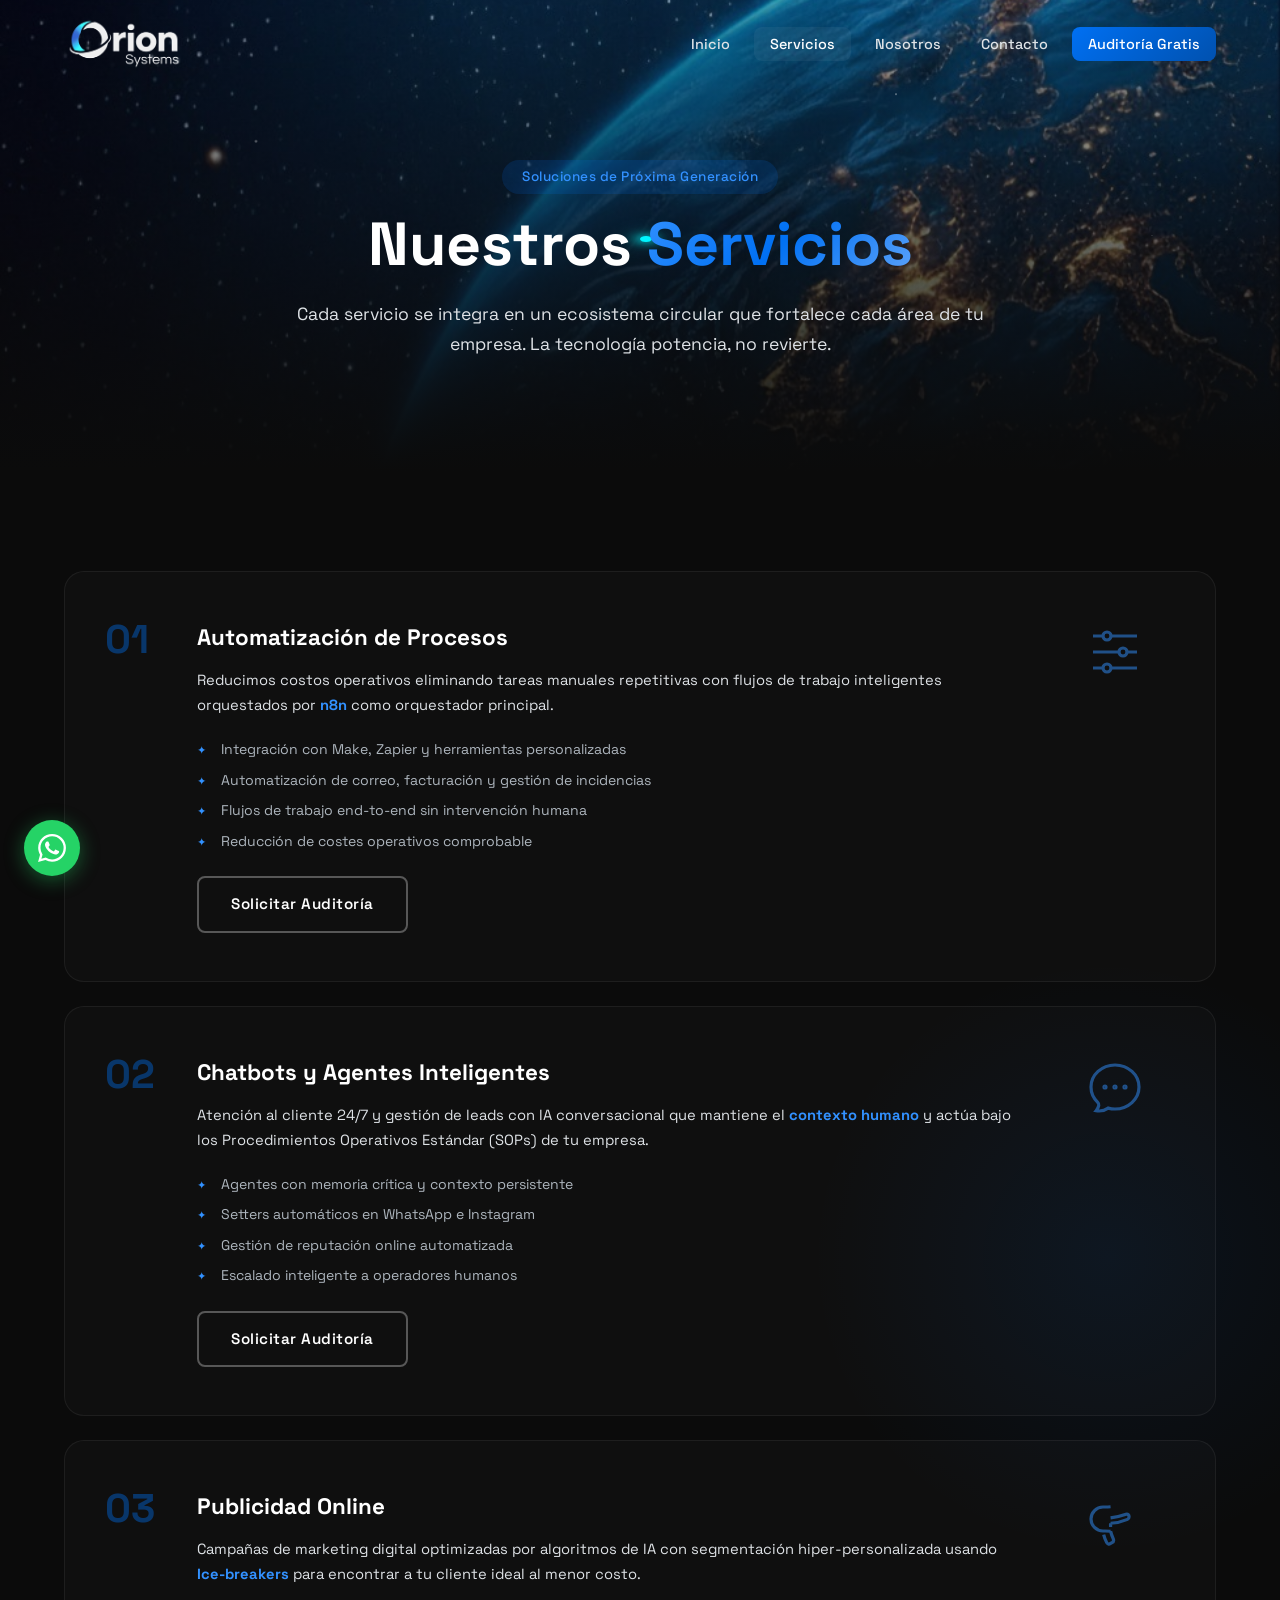
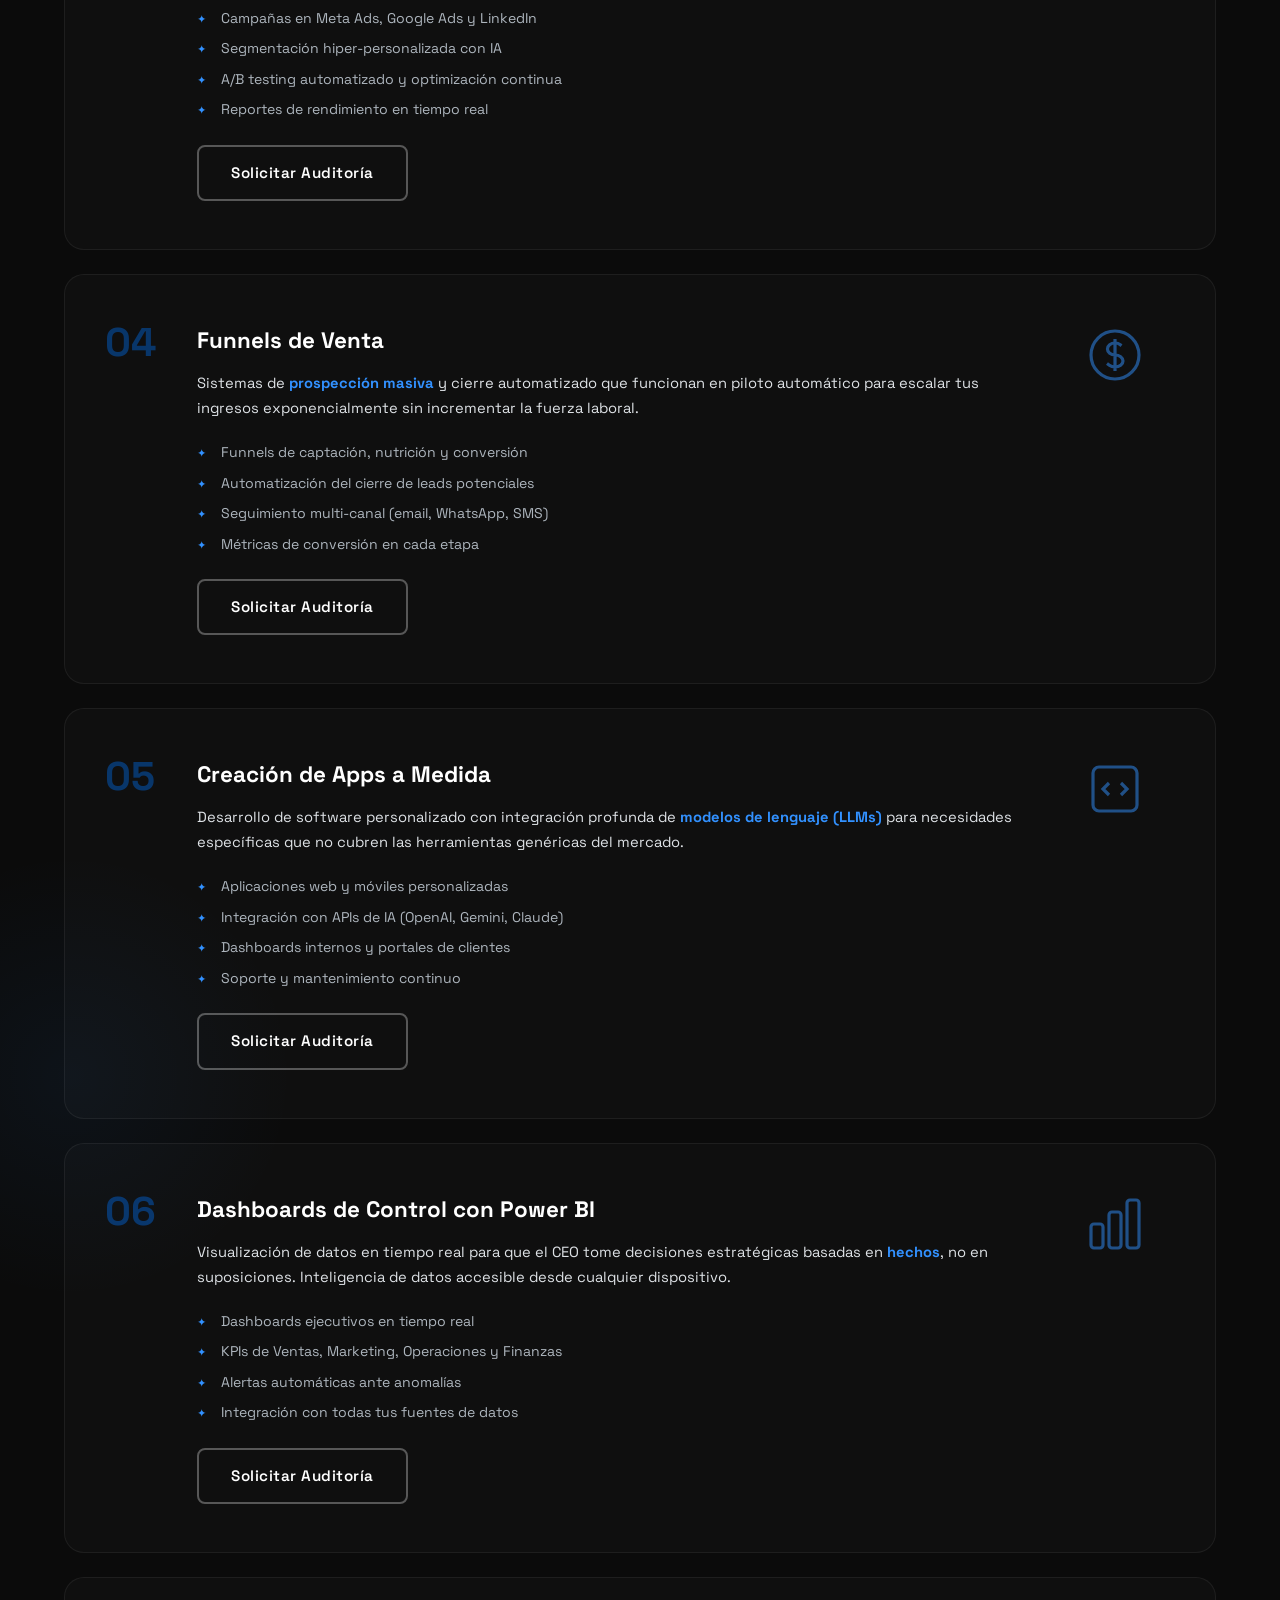
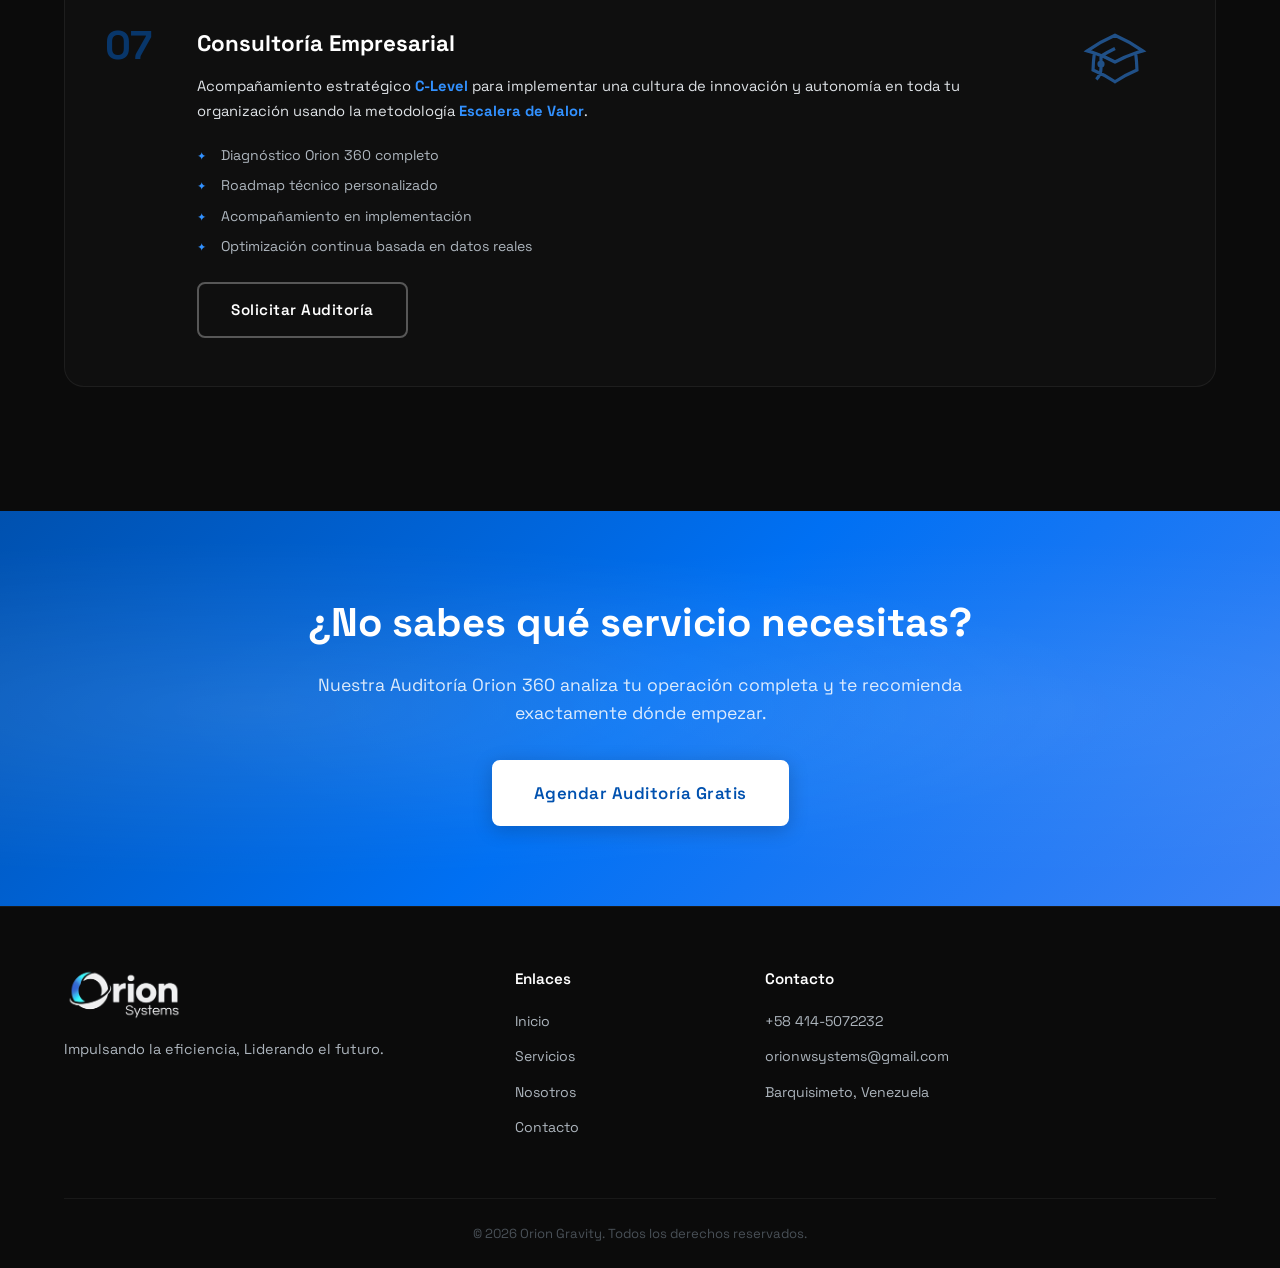
<file: services.html>
<!DOCTYPE html>
<html lang="es">

<head>
    <meta charset="UTF-8">
    <meta name="viewport" content="width=device-width, initial-scale=1.0">
    <title>Servicios | Orion Gravity — Automatización con IA</title>
    <meta name="description"
        content="Servicios de Orion Gravity: Automatización de Procesos, Chatbots con IA, Publicidad Online, Funnels de Venta, Apps a Medida, Dashboards Power BI y Consultoría Empresarial.">
    <link rel="icon" href="assets/favicon.png" type="image/png">
    <link rel="preconnect" href="https://fonts.googleapis.com">
    <link rel="preconnect" href="https://fonts.gstatic.com" crossorigin>
    <link
        href="https://fonts.googleapis.com/css2?family=Space+Grotesk:wght@300;400;500;600;700&family=Inter:wght@300;400;500;600;700&display=swap"
        rel="stylesheet">
    <link rel="stylesheet" href="index.css">
</head>

<body>
    <!-- NAVBAR -->
    <nav class="navbar" id="navbar">
        <div class="nav-container">
            <a href="index.html" class="nav-logo">
                <img src="assets/logo.png" alt="Orion Gravity Logo" class="logo-img">
            </a>
            <ul class="nav-links" id="navLinks">
                <li><a href="index.html" class="nav-link">Inicio</a></li>
                <li><a href="services.html" class="nav-link active">Servicios</a></li>
                <li><a href="about.html" class="nav-link">Nosotros</a></li>
                <li><a href="contact.html" class="nav-link">Contacto</a></li>
                <li><a href="#" class="nav-link nav-cta" id="openAuditBtn">Auditoría Gratis</a></li>
            </ul>
            <button class="hamburger" id="hamburger"
                aria-label="Abrir menú"><span></span><span></span><span></span></button>
        </div>
    </nav>

    <!-- PAGE HERO -->
    <section class="page-hero">
        <div class="hero-bg">
            <div class="hero-sub-bg">
                <div class="hero-stars"></div>
                <div class="hero-orbiters">
                    <div class="orbiter"></div>
                    <div class="orbiter"></div>
                    <div class="orbiter"></div>
                </div>
            </div>
        </div>
        <div class="container" style="position:relative;z-index:2;">
            <div class="page-hero-content anim-fade-up">
                <span class="section-tag">Soluciones de Próxima Generación</span>
                <h1 class="hero-title">Nuestros <span class="text-gradient">Servicios</span></h1>
                <p class="hero-subtitle">Cada servicio se integra en un ecosistema circular que fortalece cada área de
                    tu empresa. La tecnología potencia, no revierte.</p>
            </div>
        </div>
    </section>

    <!-- DETAILED SERVICES -->
    <section class="services-detail">
        <div class="container">
            <!-- Service 1 -->
            <div class="service-detail-card anim-fade-up" id="automatizacion">
                <div class="sdc-number">01</div>
                <div class="sdc-content">
                    <h2>Automatización de Procesos</h2>
                    <p>Reducimos costos operativos eliminando tareas manuales repetitivas con flujos de trabajo
                        inteligentes orquestados por <strong>n8n</strong> como orquestador principal.</p>
                    <ul class="sdc-features">
                        <li>Integración con Make, Zapier y herramientas personalizadas</li>
                        <li>Automatización de correo, facturación y gestión de incidencias</li>
                        <li>Flujos de trabajo end-to-end sin intervención humana</li>
                        <li>Reducción de costes operativos comprobable</li>
                    </ul>
                    <a href="#" class="btn btn-outline" id="svc1Btn">Solicitar Auditoría</a>
                </div>
                <div class="sdc-visual">
                    <div class="sdc-icon-large"><svg viewBox="0 0 24 24" fill="none" stroke="currentColor"
                            stroke-width="1.2">
                            <path
                                d="M10.5 6h9.75M10.5 6a1.5 1.5 0 11-3 0m3 0a1.5 1.5 0 10-3 0M3.75 6H7.5m3 12h9.75m-9.75 0a1.5 1.5 0 01-3 0m3 0a1.5 1.5 0 00-3 0m-3.75 0H7.5m9-6h3.75m-3.75 0a1.5 1.5 0 01-3 0m3 0a1.5 1.5 0 00-3 0m-9.75 0h9.75" />
                        </svg></div>
                </div>
            </div>

            <!-- Service 2 -->
            <div class="service-detail-card anim-fade-up" id="chatbots">
                <div class="sdc-number">02</div>
                <div class="sdc-content">
                    <h2>Chatbots y Agentes Inteligentes</h2>
                    <p>Atención al cliente 24/7 y gestión de leads con IA conversacional que mantiene el
                        <strong>contexto humano</strong> y actúa bajo los Procedimientos Operativos Estándar (SOPs) de
                        tu empresa.
                    </p>
                    <ul class="sdc-features">
                        <li>Agentes con memoria crítica y contexto persistente</li>
                        <li>Setters automáticos en WhatsApp e Instagram</li>
                        <li>Gestión de reputación online automatizada</li>
                        <li>Escalado inteligente a operadores humanos</li>
                    </ul>
                    <a href="#" class="btn btn-outline svc-audit-btn">Solicitar Auditoría</a>
                </div>
                <div class="sdc-visual">
                    <div class="sdc-icon-large"><svg viewBox="0 0 24 24" fill="none" stroke="currentColor"
                            stroke-width="1.2">
                            <path
                                d="M8.625 12a.375.375 0 11-.75 0 .375.375 0 01.75 0zm0 0H8.25m4.125 0a.375.375 0 11-.75 0 .375.375 0 01.75 0zm0 0H12m4.125 0a.375.375 0 11-.75 0 .375.375 0 01.75 0zm0 0h-.375M21 12c0 4.556-4.03 8.25-9 8.25a9.764 9.764 0 01-2.555-.337A5.972 5.972 0 015.41 20.97a5.969 5.969 0 01-.474-.065 4.48 4.48 0 00.978-2.025c.09-.457-.133-.901-.467-1.226C3.93 16.178 3 14.189 3 12c0-4.556 4.03-8.25 9-8.25s9 3.694 9 8.25z" />
                        </svg></div>
                </div>
            </div>

            <!-- Service 3 -->
            <div class="service-detail-card anim-fade-up" id="publicidad">
                <div class="sdc-number">03</div>
                <div class="sdc-content">
                    <h2>Publicidad Online</h2>
                    <p>Campañas de marketing digital optimizadas por algoritmos de IA con segmentación
                        hiper-personalizada usando <strong>Ice-breakers</strong> para encontrar a tu cliente ideal al
                        menor costo.</p>
                    <ul class="sdc-features">
                        <li>Campañas en Meta Ads, Google Ads y LinkedIn</li>
                        <li>Segmentación hiper-personalizada con IA</li>
                        <li>A/B testing automatizado y optimización continua</li>
                        <li>Reportes de rendimiento en tiempo real</li>
                    </ul>
                    <a href="#" class="btn btn-outline svc-audit-btn">Solicitar Auditoría</a>
                </div>
                <div class="sdc-visual">
                    <div class="sdc-icon-large"><svg viewBox="0 0 24 24" fill="none" stroke="currentColor"
                            stroke-width="1.2">
                            <path
                                d="M10.34 15.84c-.688-.06-1.386-.09-2.09-.09H7.5a4.5 4.5 0 110-9h.75c.704 0 1.402-.03 2.09-.09m0 9.18c.253.962.584 1.892.985 2.783.247.55.06 1.21-.463 1.511l-.657.38a.954.954 0 01-1.313-.398 12 12 0 01-1.132-3.006m2.58-6.27c2.002-.246 3.941-.705 5.79-1.355a.85.85 0 01.865.183.86.86 0 01.272.653v.168a.96.96 0 01-.585.894 18.25 18.25 0 01-6.342 1.456m0 0c-.012.444-.012.89 0 1.334m0-1.334c.012.477.012.956 0 1.434" />
                        </svg></div>
                </div>
            </div>

            <!-- Service 4 -->
            <div class="service-detail-card anim-fade-up" id="funnels">
                <div class="sdc-number">04</div>
                <div class="sdc-content">
                    <h2>Funnels de Venta</h2>
                    <p>Sistemas de <strong>prospección masiva</strong> y cierre automatizado que funcionan en piloto
                        automático para escalar tus ingresos exponencialmente sin incrementar la fuerza laboral.</p>
                    <ul class="sdc-features">
                        <li>Funnels de captación, nutrición y conversión</li>
                        <li>Automatización del cierre de leads potenciales</li>
                        <li>Seguimiento multi-canal (email, WhatsApp, SMS)</li>
                        <li>Métricas de conversión en cada etapa</li>
                    </ul>
                    <a href="#" class="btn btn-outline svc-audit-btn">Solicitar Auditoría</a>
                </div>
                <div class="sdc-visual">
                    <div class="sdc-icon-large"><svg viewBox="0 0 24 24" fill="none" stroke="currentColor"
                            stroke-width="1.2">
                            <path
                                d="M12 6v12m-3-2.818l.879.659c1.171.879 3.07.879 4.242 0 1.172-.879 1.172-2.303 0-3.182C13.536 12.219 12.768 12 12 12c-.725 0-1.45-.22-2.003-.659-1.106-.879-1.106-2.303 0-3.182s2.9-.879 4.006 0l.415.33M21 12a9 9 0 11-18 0 9 9 0 0118 0z" />
                        </svg></div>
                </div>
            </div>

            <!-- Service 5 -->
            <div class="service-detail-card anim-fade-up" id="apps">
                <div class="sdc-number">05</div>
                <div class="sdc-content">
                    <h2>Creación de Apps a Medida</h2>
                    <p>Desarrollo de software personalizado con integración profunda de <strong>modelos de lenguaje
                            (LLMs)</strong> para necesidades específicas que no cubren las herramientas genéricas del
                        mercado.</p>
                    <ul class="sdc-features">
                        <li>Aplicaciones web y móviles personalizadas</li>
                        <li>Integración con APIs de IA (OpenAI, Gemini, Claude)</li>
                        <li>Dashboards internos y portales de clientes</li>
                        <li>Soporte y mantenimiento continuo</li>
                    </ul>
                    <a href="#" class="btn btn-outline svc-audit-btn">Solicitar Auditoría</a>
                </div>
                <div class="sdc-visual">
                    <div class="sdc-icon-large"><svg viewBox="0 0 24 24" fill="none" stroke="currentColor"
                            stroke-width="1.2">
                            <path
                                d="M14.25 9.75L16.5 12l-2.25 2.25m-4.5 0L7.5 12l2.25-2.25M6 20.25h12A2.25 2.25 0 0020.25 18V6A2.25 2.25 0 0018 3.75H6A2.25 2.25 0 003.75 6v12A2.25 2.25 0 006 20.25z" />
                        </svg></div>
                </div>
            </div>

            <!-- Service 6 -->
            <div class="service-detail-card anim-fade-up" id="dashboards">
                <div class="sdc-number">06</div>
                <div class="sdc-content">
                    <h2>Dashboards de Control con Power BI</h2>
                    <p>Visualización de datos en tiempo real para que el CEO tome decisiones estratégicas basadas en
                        <strong>hechos</strong>, no en suposiciones. Inteligencia de datos accesible desde cualquier
                        dispositivo.
                    </p>
                    <ul class="sdc-features">
                        <li>Dashboards ejecutivos en tiempo real</li>
                        <li>KPIs de Ventas, Marketing, Operaciones y Finanzas</li>
                        <li>Alertas automáticas ante anomalías</li>
                        <li>Integración con todas tus fuentes de datos</li>
                    </ul>
                    <a href="#" class="btn btn-outline svc-audit-btn">Solicitar Auditoría</a>
                </div>
                <div class="sdc-visual">
                    <div class="sdc-icon-large"><svg viewBox="0 0 24 24" fill="none" stroke="currentColor"
                            stroke-width="1.2">
                            <path
                                d="M3 13.125C3 12.504 3.504 12 4.125 12h2.25c.621 0 1.125.504 1.125 1.125v6.75C7.5 20.496 6.996 21 6.375 21h-2.25A1.125 1.125 0 013 19.875v-6.75zM9.75 8.625c0-.621.504-1.125 1.125-1.125h2.25c.621 0 1.125.504 1.125 1.125v11.25c0 .621-.504 1.125-1.125 1.125h-2.25a1.125 1.125 0 01-1.125-1.125V8.625zM16.5 4.125c0-.621.504-1.125 1.125-1.125h2.25C20.496 3 21 3.504 21 4.125v15.75c0 .621-.504 1.125-1.125 1.125h-2.25a1.125 1.125 0 01-1.125-1.125V4.125z" />
                        </svg></div>
                </div>
            </div>

            <!-- Service 7 -->
            <div class="service-detail-card anim-fade-up" id="consultoria">
                <div class="sdc-number">07</div>
                <div class="sdc-content">
                    <h2>Consultoría Empresarial</h2>
                    <p>Acompañamiento estratégico <strong>C-Level</strong> para implementar una cultura de innovación y
                        autonomía en toda tu organización usando la metodología <strong>Escalera de Valor</strong>.</p>
                    <ul class="sdc-features">
                        <li>Diagnóstico Orion 360 completo</li>
                        <li>Roadmap técnico personalizado</li>
                        <li>Acompañamiento en implementación</li>
                        <li>Optimización continua basada en datos reales</li>
                    </ul>
                    <a href="#" class="btn btn-outline svc-audit-btn">Solicitar Auditoría</a>
                </div>
                <div class="sdc-visual">
                    <div class="sdc-icon-large"><svg viewBox="0 0 24 24" fill="none" stroke="currentColor"
                            stroke-width="1.2">
                            <path
                                d="M4.26 10.147a60.436 60.436 0 00-.491 6.347A48.627 48.627 0 0112 20.904a48.627 48.627 0 018.232-4.41 60.46 60.46 0 00-.491-6.347m-15.482 0a50.57 50.57 0 00-2.658-.813A59.905 59.905 0 0112 3.493a59.902 59.902 0 0110.399 5.84c-.896.248-1.783.52-2.658.814m-15.482 0A50.697 50.697 0 0112 13.489a50.702 50.702 0 017.74-3.342M6.75 15a.75.75 0 100-1.5.75.75 0 000 1.5zm0 0v-3.675A55.378 55.378 0 0112 8.443m-7.007 11.55A5.981 5.981 0 006.75 15.75v-1.5" />
                        </svg></div>
                </div>
            </div>
        </div>
    </section>

    <!-- CTA -->
    <section class="cta-banner">
        <div class="container">
            <div class="cta-content anim-fade-up">
                <h2>¿No sabes qué servicio necesitas?</h2>
                <p>Nuestra Auditoría Orion 360 analiza tu operación completa y te recomienda exactamente dónde empezar.
                </p>
                <a href="contact.html" class="btn btn-primary btn-lg">Agendar Auditoría Gratis</a>
            </div>
        </div>
    </section>

    <!-- FOOTER -->
    <footer class="footer">
        <div class="container">
            <div class="footer-grid">
                <div class="footer-brand">
                    <div class="footer-logo">
                        <img src="assets/logo.png" alt="Orion Gravity" class="logo-img">
                    </div>
                    <p class="footer-tagline">Impulsando la eficiencia, Liderando el futuro.</p>
                </div>
                <div class="footer-links">
                    <h4>Enlaces</h4>
                    <ul>
                        <li><a href="index.html">Inicio</a></li>
                        <li><a href="services.html">Servicios</a></li>
                        <li><a href="about.html">Nosotros</a></li>
                        <li><a href="contact.html">Contacto</a></li>
                    </ul>
                </div>
                <div class="footer-contact">
                    <h4>Contacto</h4>
                    <ul>
                        <li><a href="tel:+584145072232">+58 414-5072232</a></li>
                        <li><a href="mailto:orionwsystems@gmail.com">orionwsystems@gmail.com</a></li>
                        <li><span>Barquisimeto, Venezuela</span></li>
                    </ul>
                </div>
            </div>
            <div class="footer-bottom">
                <p>&copy; 2026 Orion Gravity. Todos los derechos reservados.</p>
            </div>
        </div>
    </footer>

    <a href="https://wa.me/584145072232" target="_blank" rel="noopener" class="whatsapp-float"
        aria-label="Contactar por WhatsApp">
        <svg viewBox="0 0 24 24" fill="white">
            <path
                d="M17.472 14.382c-.297-.149-1.758-.867-2.03-.967-.273-.099-.471-.148-.67.15-.197.297-.767.966-.94 1.164-.173.199-.347.223-.644.075-.297-.15-1.255-.463-2.39-1.475-.883-.788-1.48-1.761-1.653-2.059-.173-.297-.018-.458.13-.606.134-.133.298-.347.446-.52.149-.174.198-.298.298-.497.099-.198.05-.371-.025-.52-.075-.149-.669-1.612-.916-2.207-.242-.579-.487-.5-.669-.51-.173-.008-.371-.01-.57-.01-.198 0-.52.074-.792.372-.272.297-1.04 1.016-1.04 2.479 0 1.462 1.065 2.875 1.213 3.074.149.198 2.096 3.2 5.077 4.487.709.306 1.262.489 1.694.625.712.227 1.36.195 1.871.118.571-.085 1.758-.719 2.006-1.413.248-.694.248-1.289.173-1.413-.074-.124-.272-.198-.57-.347m-5.421 7.403h-.004a9.87 9.87 0 01-5.031-1.378l-.361-.214-3.741.982.998-3.648-.235-.374a9.86 9.86 0 01-1.51-5.26c.001-5.45 4.436-9.884 9.888-9.884 2.64 0 5.122 1.03 6.988 2.898a9.825 9.825 0 012.893 6.994c-.003 5.45-4.437 9.884-9.885 9.884m8.413-18.297A11.815 11.815 0 0012.05 0C5.495 0 .16 5.335.157 11.892c0 2.096.547 4.142 1.588 5.945L.057 24l6.305-1.654a11.882 11.882 0 005.683 1.448h.005c6.554 0 11.89-5.335 11.893-11.893a11.821 11.821 0 00-3.48-8.413z" />
        </svg>
    </a>

    <!-- AUDIT MODAL -->
    <div class="modal-overlay" id="auditModal">
        <div class="modal">
            <button class="modal-close" id="closeModal" aria-label="Cerrar">&times;</button>
            <div class="modal-header">
                <div class="modal-icon">🔍</div>
                <h2>Solicita tu Diagnóstico Orion 360: El primer paso hacia la Empresa Autónoma.</h2>
                <p class="modal-gancho">La Inteligencia Artificial es un amplificador: si tus procesos son ineficientes,
                    la IA
                    solo acelerará el desastre. Antes de implementar, diagnosticamos para asegurar que la tecnología sea
                    el
                    catalizador de tu rentabilidad, no un riesgo para tu operativa.</p>
            </div>
            <form class="audit-form" id="auditForm">
                <!-- Sección A: Identidad -->
                <div class="form-section">
                    <h4>Sección A: Identidad y Filtro de Mercado</h4>
                    <div class="form-row">
                        <div class="form-group">
                            <label for="decisor">Nombre del Decisor y Cargo *</label>
                            <input type="text" id="decisor" name="decisor" required placeholder="Ej: Juan Pérez - CEO">
                        </div>
                        <div class="form-group">
                            <label for="companyName">Nombre de la Empresa y Ubicación *</label>
                            <input type="text" id="companyName" name="companyName" required
                                placeholder="Ej: Mi Empresa C.A. - Venezuela">
                        </div>
                    </div>
                    <div class="form-row">
                        <div class="form-group">
                            <label for="nicho">Nicho de Mercado *</label>
                            <select id="nicho" name="nicho" required onchange="toggleOtherNiche(this)">
                                <option value="">Seleccionar...</option>
                                <option value="Clinicas">Clínicas y Salud</option>
                                <option value="Inmobiliaria">Inmobiliaria</option>
                                <option value="Ecommerce">E-commerce</option>
                                <option value="Logistica">Logística y Transporte</option>
                                <option value="Educacion">Educación / Academias</option>
                                <option value="Servicios">Servicios Profesionales</option>
                                <option value="Manufactura">Manufactura / Industrial</option>
                                <option value="Otro">Otro (Especificar)</option>
                            </select>
                            <div id="otherNicheWrapper" style="display:none; margin-top: 10px;">
                                <input type="text" id="nicho_otro" name="nicho_otro"
                                    placeholder="¿Cuál es el nicho de tu empresa?">
                            </div>
                        </div>
                        <div class="form-group">
                            <label for="budget">Presupuesto Estimado para el Proyecto (Opcional)</label>
                            <input type="text" id="budget" name="budget" placeholder="Ej: $2,000 - $5,000">
                        </div>
                    </div>
                    <div class="form-row">
                        <div class="form-group">
                            <label for="contactPhone">Teléfono / WhatsApp *</label>
                            <input type="tel" id="contactPhone" name="phone" required placeholder="+58 ...">
                        </div>
                        <div class="form-group">
                            <label for="contactEmail">Email Corporativo *</label>
                            <input type="email" id="contactEmail" name="email" required
                                placeholder="nombre@empresa.com">
                        </div>
                    </div>
                </div>

                <!-- Sección B: El Electrocardiograma -->
                <div class="form-section">
                    <h4>Sección B: El Electrocardiograma (Dolores)</h4>
                    <p class="section-desc-form"
                        style="font-size: 0.9rem; color: var(--gray-500); margin-bottom: 15px;">Identifica dónde sientes
                        mayor obstrucción (puedes marcar varias):</p>
                    <div class="checkbox-group">
                        <label class="checkbox-item">
                            <input type="checkbox" name="dolores" value="Ventas"> <span>Ventas: ¿Pierdes leads por falta
                                de respuesta rápida en WhatsApp?</span>
                        </label>
                        <label class="checkbox-item">
                            <input type="checkbox" name="dolores" value="Marketing"> <span>Marketing: ¿Tus sistemas de
                                publicidad no están orquestados con tu equipo comercial?</span>
                        </label>
                        <label class="checkbox-item">
                            <input type="checkbox" name="dolores" value="Administracion"> <span>Administración: ¿Tus
                                procesos de facturación o gestión de datos son lentos y manuales?</span>
                        </label>
                        <label class="checkbox-item">
                            <input type="checkbox" name="dolores" value="Fulfillment"> <span>Fulfillment (Entrega):
                                ¿Tienes cuellos de botella que afectan tu reputación?</span>
                        </label>
                    </div>
                </div>

                <button type="submit" class="btn btn-primary btn-full">Solicitar Auditoría de Diagnóstico
                    Inicial</button>
            </form>
            <div class="modal-success" id="modalSuccess" style="display:none;">
                <div class="success-icon">✨</div>
                <h3>¡Gracias por confiar en Orion Gravity!</h3>
                <p>Nuestro equipo analizará tu infraestructura y nos pondremos en contacto para presentarte tu Roadmap
                    Técnico de transformación.</p>
                <button class="btn btn-outline" id="closeSuccessBtn">Entendido</button>
            </div>
        </div>
    </div>

    <script src="main.js"></script>
</body>

</html>
</file>
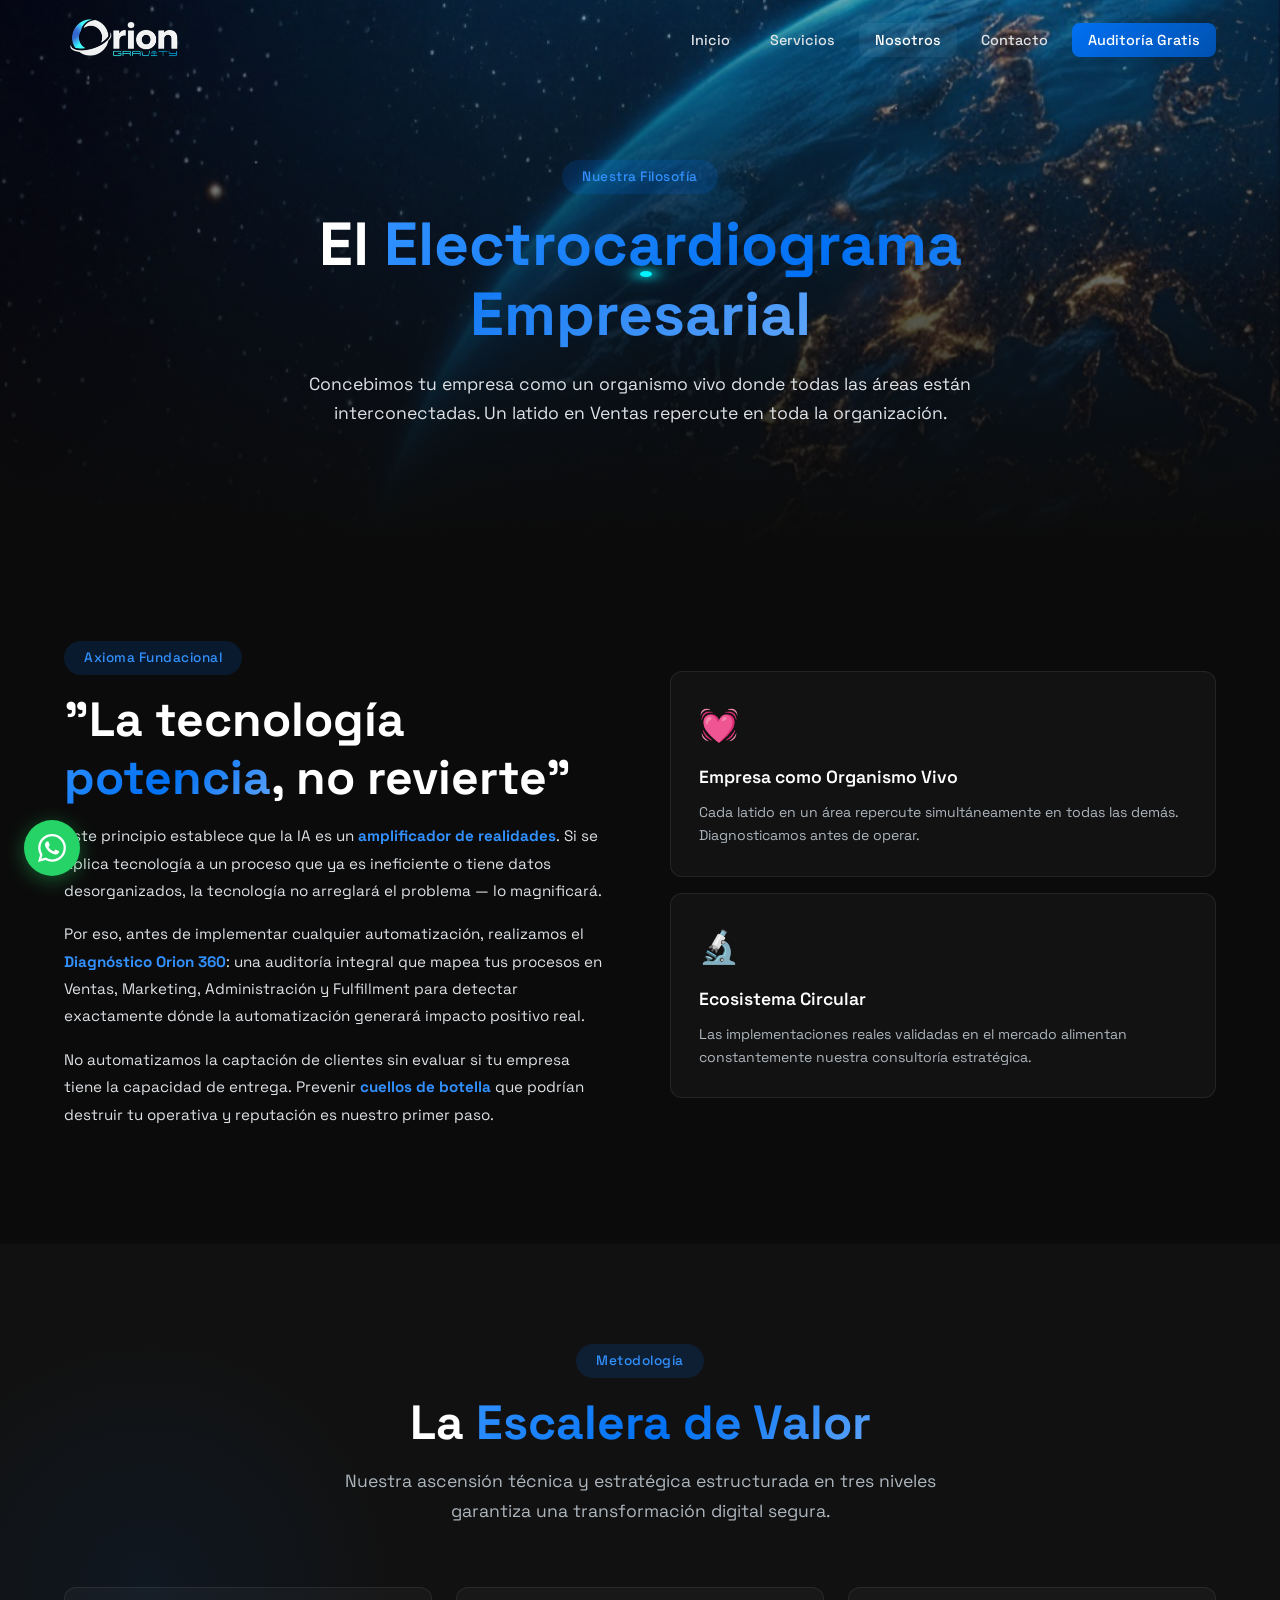
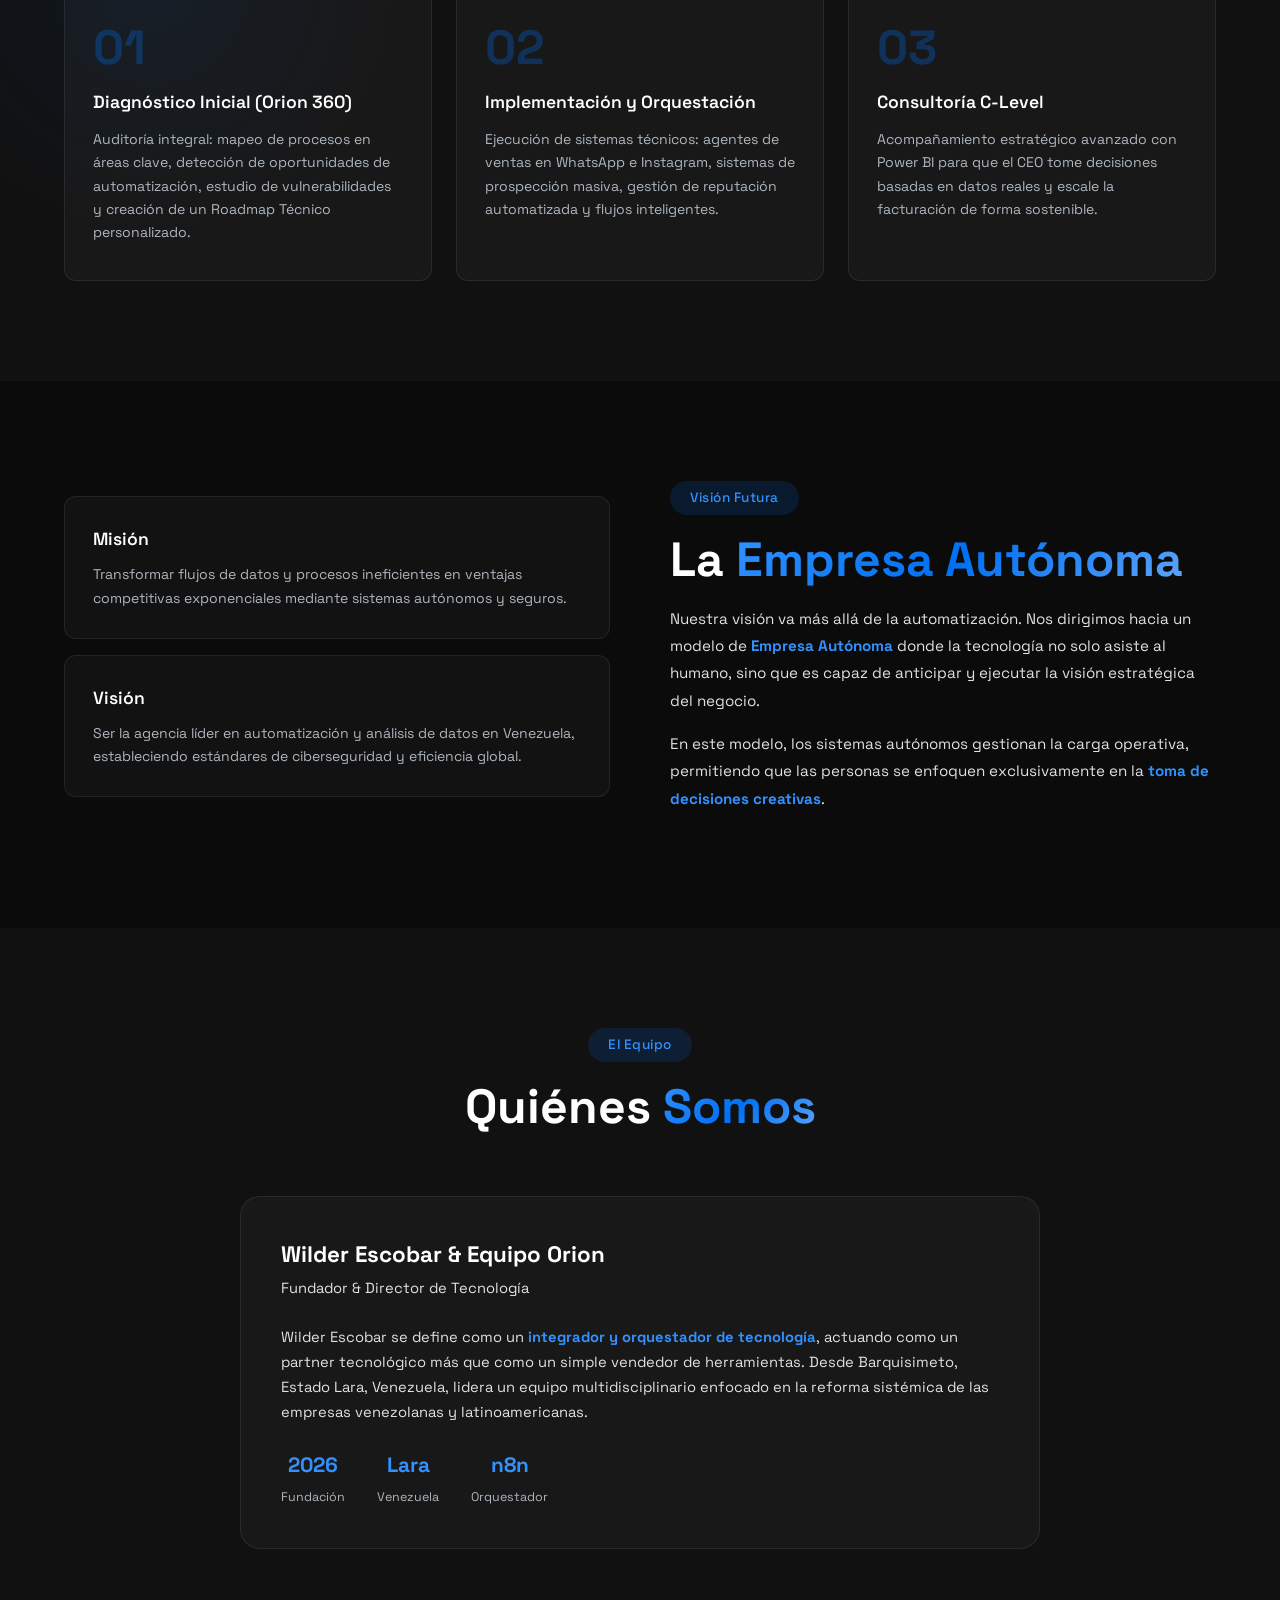
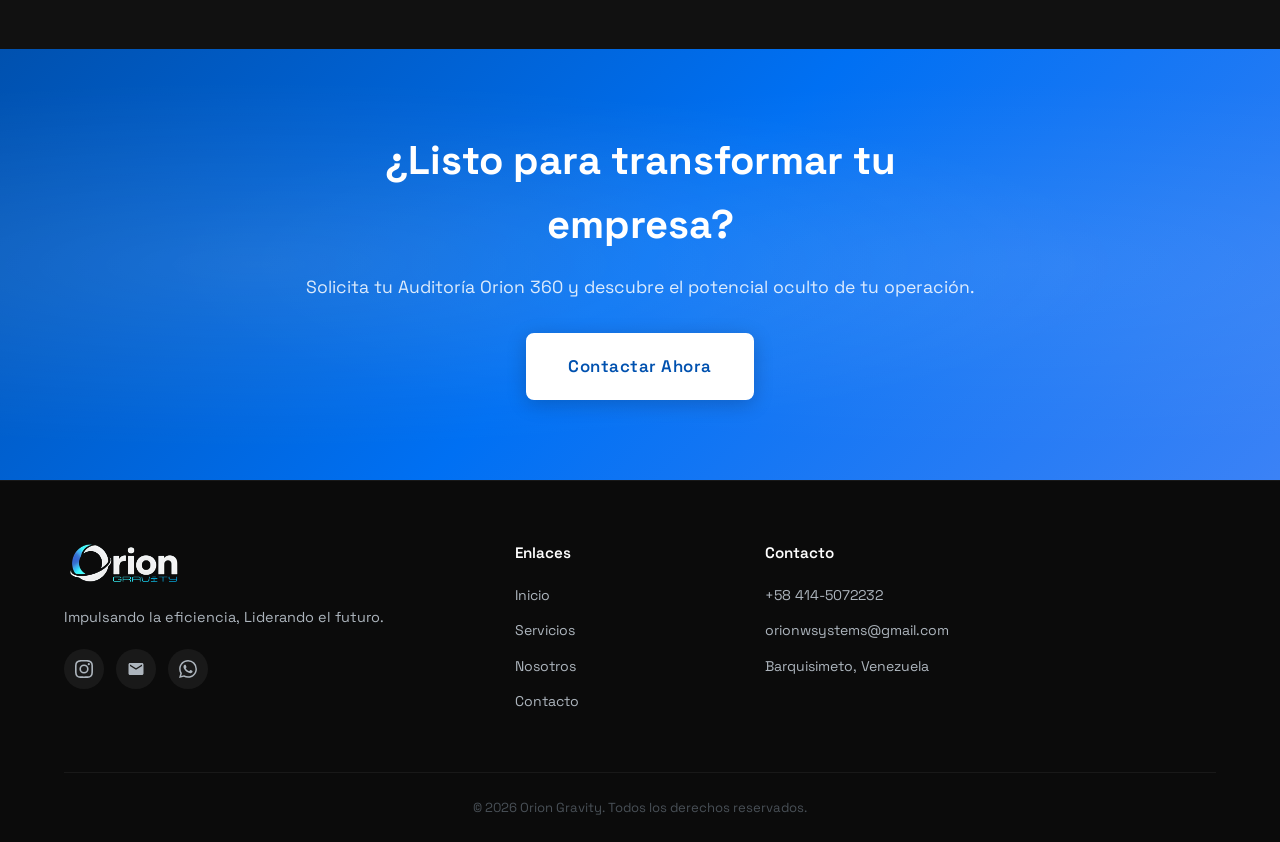
<file: backup/about.html>
<!DOCTYPE html>
<html lang="es">

<head>
    <meta charset="UTF-8">
    <meta name="viewport" content="width=device-width, initial-scale=1.0">
    <title>Sobre Nosotros | Orion Gravity</title>
    <meta name="description"
        content="Conoce la filosofía del Electrocardiograma Empresarial de Orion Gravity. La tecnología potencia, no revierte. Wilder Escobar y equipo en Barquisimeto, Venezuela.">
    <link rel="icon" href="assets/favicon.png" type="image/png">
    <link rel="preconnect" href="https://fonts.googleapis.com">
    <link rel="preconnect" href="https://fonts.gstatic.com" crossorigin>
    <link
        href="https://fonts.googleapis.com/css2?family=Space+Grotesk:wght@300;400;500;600;700&family=Inter:wght@300;400;500;600;700&display=swap"
        rel="stylesheet">
    <link rel="stylesheet" href="index.css">
</head>

<body>
    <!-- NAVBAR -->
    <nav class="navbar" id="navbar">
        <div class="nav-container">
            <a href="index.html" class="nav-logo">
                <img src="assets/logo.png?v=2" alt="Orion Gravity Logo" class="logo-img">
            </a>
            <ul class="nav-links" id="navLinks">
                <li><a href="index.html" class="nav-link">Inicio</a></li>
                <li><a href="services.html" class="nav-link">Servicios</a></li>
                <li><a href="about.html" class="nav-link active">Nosotros</a></li>
                <li><a href="contact.html" class="nav-link">Contacto</a></li>
                <li><a href="#" class="nav-link nav-cta" id="openAuditBtn">Auditoría Gratis</a></li>
            </ul>
            <button class="hamburger" id="hamburger"
                aria-label="Abrir menú"><span></span><span></span><span></span></button>
        </div>
    </nav>

    <!-- PAGE HERO -->
    <section class="page-hero">
        <div class="hero-bg">
            <div class="hero-sub-bg">
                <div class="hero-stars"></div>

                <div class="hero-orbiters">
                    <div class="orbiter"></div>
                    <div class="orbiter"></div>
                    <div class="orbiter"></div>
                </div>
            </div>
        </div>
        <div class="container" style="position:relative;z-index:2;">
            <div class="page-hero-content anim-fade-up">
                <span class="section-tag">Nuestra Filosofía</span>
                <h1 class="hero-title">El <span class="text-gradient">Electrocardiograma Empresarial</span></h1>
                <p class="hero-subtitle">Concebimos tu empresa como un organismo vivo donde todas las áreas están
                    interconectadas. Un latido en Ventas repercute en toda la organización.</p>
            </div>
        </div>
    </section>

    <!-- PHILOSOPHY -->
    <section class="about-section">
        <div class="container">
            <div class="about-grid">
                <div class="about-content anim-fade-up">
                    <span class="section-tag">Axioma Fundacional</span>
                    <h2 class="section-title">"La tecnología <span class="text-gradient">potencia</span>, no revierte"
                    </h2>
                    <p>Este principio establece que la IA es un <strong>amplificador de realidades</strong>. Si se
                        aplica tecnología a un proceso que ya es ineficiente o tiene datos desorganizados, la tecnología
                        no arreglará el problema — lo magnificará.</p>
                    <p>Por eso, antes de implementar cualquier automatización, realizamos el <strong>Diagnóstico Orion
                            360</strong>: una auditoría integral que mapea tus procesos en Ventas, Marketing,
                        Administración y Fulfillment para detectar exactamente dónde la automatización generará impacto
                        positivo real.</p>
                    <p>No automatizamos la captación de clientes sin evaluar si tu empresa tiene la capacidad de
                        entrega. Prevenir <strong>cuellos de botella</strong> que podrían destruir tu operativa y
                        reputación es nuestro primer paso.</p>
                </div>
                <div class="about-visual anim-fade-up" style="animation-delay:0.2s;">
                    <div class="philosophy-card">
                        <div class="philosophy-icon">💓</div>
                        <h3>Empresa como Organismo Vivo</h3>
                        <p>Cada latido en un área repercute simultáneamente en todas las demás. Diagnosticamos antes de
                            operar.</p>
                    </div>
                    <div class="philosophy-card">
                        <div class="philosophy-icon">🔬</div>
                        <h3>Ecosistema Circular</h3>
                        <p>Las implementaciones reales validadas en el mercado alimentan constantemente nuestra
                            consultoría estratégica.</p>
                    </div>
                </div>
            </div>
        </div>
    </section>

    <!-- METHODOLOGY -->
    <section class="methodology" style="background:var(--dark);">
        <div class="container">
            <div class="section-header anim-fade-up">
                <span class="section-tag">Metodología</span>
                <h2 class="section-title">La <span class="text-gradient">Escalera de Valor</span></h2>
                <p class="section-desc">Nuestra ascensión técnica y estratégica estructurada en tres niveles garantiza
                    una transformación digital segura.</p>
            </div>
            <div class="steps-grid">
                <div class="step-card anim-fade-up">
                    <div class="step-number">01</div>
                    <h3>Diagnóstico Inicial (Orion 360)</h3>
                    <p>Auditoría integral: mapeo de procesos en áreas clave, detección de oportunidades de
                        automatización, estudio de vulnerabilidades y creación de un Roadmap Técnico personalizado.</p>
                </div>
                <div class="step-card anim-fade-up" style="animation-delay:0.15s;">
                    <div class="step-number">02</div>
                    <h3>Implementación y Orquestación</h3>
                    <p>Ejecución de sistemas técnicos: agentes de ventas en WhatsApp e Instagram, sistemas de
                        prospección masiva, gestión de reputación automatizada y flujos inteligentes.</p>
                </div>
                <div class="step-card anim-fade-up" style="animation-delay:0.3s;">
                    <div class="step-number">03</div>
                    <h3>Consultoría C-Level</h3>
                    <p>Acompañamiento estratégico avanzado con Power BI para que el CEO tome decisiones basadas en datos
                        reales y escale la facturación de forma sostenible.</p>
                </div>
            </div>
        </div>
    </section>

    <!-- VISION -->
    <section class="about-section">
        <div class="container">
            <div class="about-grid reverse">
                <div class="about-content anim-fade-up">
                    <span class="section-tag">Visión Futura</span>
                    <h2 class="section-title">La <span class="text-gradient">Empresa Autónoma</span></h2>
                    <p>Nuestra visión va más allá de la automatización. Nos dirigimos hacia un modelo de <strong>Empresa
                            Autónoma</strong> donde la tecnología no solo asiste al humano, sino que es capaz de
                        anticipar y ejecutar la visión estratégica del negocio.</p>
                    <p>En este modelo, los sistemas autónomos gestionan la carga operativa, permitiendo que las personas
                        se enfoquen exclusivamente en la <strong>toma de decisiones creativas</strong>.</p>
                </div>
                <div class="about-visual anim-fade-up" style="animation-delay:0.2s;">
                    <div class="mission-card">
                        <h4>Misión</h4>
                        <p>Transformar flujos de datos y procesos ineficientes en ventajas competitivas exponenciales
                            mediante sistemas autónomos y seguros.</p>
                    </div>
                    <div class="mission-card">
                        <h4>Visión</h4>
                        <p>Ser la agencia líder en automatización y análisis de datos en Venezuela, estableciendo
                            estándares de ciberseguridad y eficiencia global.</p>
                    </div>
                </div>
            </div>
        </div>
    </section>

    <!-- TEAM -->
    <section class="team-section" style="background:var(--dark);">
        <div class="container">
            <div class="section-header anim-fade-up">
                <span class="section-tag">El Equipo</span>
                <h2 class="section-title">Quiénes <span class="text-gradient">Somos</span></h2>
            </div>
            <div class="team-content anim-fade-up">
                <div class="team-info">
                    <h3>Wilder Escobar & Equipo Orion</h3>
                    <p class="team-role">Fundador & Director de Tecnología</p>
                    <p>Wilder Escobar se define como un <strong>integrador y orquestador de tecnología</strong>,
                        actuando como un partner tecnológico más que como un simple vendedor de herramientas. Desde
                        Barquisimeto, Estado Lara, Venezuela, lidera un equipo multidisciplinario enfocado en la reforma
                        sistémica de las empresas venezolanas y latinoamericanas.</p>
                    <div class="team-stats">
                        <div class="team-stat">
                            <span class="team-stat-value">2026</span>
                            <span class="team-stat-label">Fundación</span>
                        </div>
                        <div class="team-stat">
                            <span class="team-stat-value">Lara</span>
                            <span class="team-stat-label">Venezuela</span>
                        </div>
                        <div class="team-stat">
                            <span class="team-stat-value">n8n</span>
                            <span class="team-stat-label">Orquestador</span>
                        </div>
                    </div>
                </div>
            </div>
        </div>
    </section>

    <!-- CTA -->
    <section class="cta-banner">
        <div class="container">
            <div class="cta-content anim-fade-up">
                <h2>¿Listo para transformar tu empresa?</h2>
                <p>Solicita tu Auditoría Orion 360 y descubre el potencial oculto de tu operación.</p>
                <a href="contact.html" class="btn btn-primary btn-lg">Contactar Ahora</a>
            </div>
        </div>
    </section>

    <!-- FOOTER -->
    <footer class="footer">
        <div class="container">
            <div class="footer-grid">
                <div class="footer-brand">
                    <div class="footer-logo">
                        <img src="assets/logo.png?v=2" alt="Orion Gravity" class="logo-img">
                    </div>
                    <p class="footer-tagline">Impulsando la eficiencia, Liderando el futuro.</p>
                    <div class="footer-social">
                        <a href="https://www.instagram.com/orionsystems_" target="_blank" rel="noopener"
                            aria-label="Instagram" class="social-link"><svg viewBox="0 0 24 24" fill="currentColor">
                                <path
                                    d="M12 2.163c3.204 0 3.584.012 4.85.07 3.252.148 4.771 1.691 4.919 4.919.058 1.265.069 1.645.069 4.849 0 3.205-.012 3.584-.069 4.849-.149 3.225-1.664 4.771-4.919 4.919-1.266.058-1.644.07-4.85.07-3.204 0-3.584-.012-4.849-.07-3.26-.149-4.771-1.699-4.919-4.92-.058-1.265-.07-1.644-.07-4.849 0-3.204.013-3.583.07-4.849.149-3.227 1.664-4.771 4.919-4.919 1.266-.057 1.645-.069 4.849-.069zM12 0C8.741 0 8.333.014 7.053.072 2.695.272.273 2.69.073 7.052.014 8.333 0 8.741 0 12c0 3.259.014 3.668.072 4.948.2 4.358 2.618 6.78 6.98 6.98C8.333 23.986 8.741 24 12 24c3.259 0 3.668-.014 4.948-.072 4.354-.2 6.782-2.618 6.979-6.98.059-1.28.073-1.689.073-4.948 0-3.259-.014-3.667-.072-4.947-.196-4.354-2.617-6.78-6.979-6.98C15.668.014 15.259 0 12 0zm0 5.838a6.162 6.162 0 100 12.324 6.162 6.162 0 000-12.324zM12 16a4 4 0 110-8 4 4 0 010 8zm6.406-11.845a1.44 1.44 0 100 2.881 1.44 1.44 0 000-2.881z" />
                            </svg></a>
                        <a href="mailto:orionwsystems@gmail.com" aria-label="Email" class="social-link"><svg
                                viewBox="0 0 24 24" fill="currentColor">
                                <path
                                    d="M20 4H4c-1.1 0-2 .9-2 2v12c0 1.1.9 2 2 2h16c1.1 0 2-.9 2-2V6c0-1.1-.9-2-2-2zm0 4l-8 5-8-5V6l8 5 8-5v2z" />
                            </svg></a>
                        <a href="https://wa.me/584145072232" target="_blank" rel="noopener" aria-label="WhatsApp"
                            class="social-link"><svg viewBox="0 0 24 24" fill="currentColor">
                                <path
                                    d="M17.472 14.382c-.297-.149-1.758-.867-2.03-.967-.273-.099-.471-.148-.67.15-.197.297-.767.966-.94 1.164-.173.199-.347.223-.644.075-.297-.15-1.255-.463-2.39-1.475-.883-.788-1.48-1.761-1.653-2.059-.173-.297-.018-.458.13-.606.134-.133.298-.347.446-.52.149-.174.198-.298.298-.497.099-.198.05-.371-.025-.52-.075-.149-.669-1.612-.916-2.207-.242-.579-.487-.5-.669-.51-.173-.008-.371-.01-.57-.01-.198 0-.52.074-.792.372-.272.297-1.04 1.016-1.04 2.479 0 1.462 1.065 2.875 1.213 3.074.149.198 2.096 3.2 5.077 4.487.709.306 1.262.489 1.694.625.712.227 1.36.195 1.871.118.571-.085 1.758-.719 2.006-1.413.248-.694.248-1.289.173-1.413-.074-.124-.272-.198-.57-.347m-5.421 7.403h-.004a9.87 9.87 0 01-5.031-1.378l-.361-.214-3.741.982.998-3.648-.235-.374a9.86 9.86 0 01-1.51-5.26c.001-5.45 4.436-9.884 9.888-9.884 2.64 0 5.122 1.03 6.988 2.898a9.825 9.825 0 012.893 6.994c-.003 5.45-4.437 9.884-9.885 9.884m8.413-18.297A11.815 11.815 0 0012.05 0C5.495 0 .16 5.335.157 11.892c0 2.096.547 4.142 1.588 5.945L.057 24l6.305-1.654a11.882 11.882 0 005.683 1.448h.005c6.554 0 11.89-5.335 11.893-11.893a11.821 11.821 0 00-3.48-8.413z" />
                            </svg></a>
                    </div>
                </div>
                <div class="footer-links">
                    <h4>Enlaces</h4>
                    <ul>
                        <li><a href="index.html">Inicio</a></li>
                        <li><a href="services.html">Servicios</a></li>
                        <li><a href="about.html">Nosotros</a></li>
                        <li><a href="contact.html">Contacto</a></li>
                    </ul>
                </div>
                <div class="footer-contact">
                    <h4>Contacto</h4>
                    <ul>
                        <li><a href="tel:+584145072232">+58 414-5072232</a></li>
                        <li><a href="mailto:orionwsystems@gmail.com">orionwsystems@gmail.com</a></li>
                        <li><span>Barquisimeto, Venezuela</span></li>
                    </ul>
                </div>
            </div>
            <div class="footer-bottom">
                <p>&copy; 2026 Orion Gravity. Todos los derechos reservados.</p>
            </div>
        </div>
    </footer>

    <!-- WhatsApp Float -->
    <a href="https://wa.me/584145072232" target="_blank" rel="noopener" class="whatsapp-float"
        aria-label="Contactar por WhatsApp">
        <svg viewBox="0 0 24 24" fill="white">
            <path
                d="M17.472 14.382c-.297-.149-1.758-.867-2.03-.967-.273-.099-.471-.148-.67.15-.197.297-.767.966-.94 1.164-.173.199-.347.223-.644.075-.297-.15-1.255-.463-2.39-1.475-.883-.788-1.48-1.761-1.653-2.059-.173-.297-.018-.458.13-.606.134-.133.298-.347.446-.52.149-.174.198-.298.298-.497.099-.198.05-.371-.025-.52-.075-.149-.669-1.612-.916-2.207-.242-.579-.487-.5-.669-.51-.173-.008-.371-.01-.57-.01-.198 0-.52.074-.792.372-.272.297-1.04 1.016-1.04 2.479 0 1.462 1.065 2.875 1.213 3.074.149.198 2.096 3.2 5.077 4.487.709.306 1.262.489 1.694.625.712.227 1.36.195 1.871.118.571-.085 1.758-.719 2.006-1.413.248-.694.248-1.289.173-1.413-.074-.124-.272-.198-.57-.347m-5.421 7.403h-.004a9.87 9.87 0 01-5.031-1.378l-.361-.214-3.741.982.998-3.648-.235-.374a9.86 9.86 0 01-1.51-5.26c.001-5.45 4.436-9.884 9.888-9.884 2.64 0 5.122 1.03 6.988 2.898a9.825 9.825 0 012.893 6.994c-.003 5.45-4.437 9.884-9.885 9.884m8.413-18.297A11.815 11.815 0 0012.05 0C5.495 0 .16 5.335.157 11.892c0 2.096.547 4.142 1.588 5.945L.057 24l6.305-1.654a11.882 11.882 0 005.683 1.448h.005c6.554 0 11.89-5.335 11.893-11.893a11.821 11.821 0 00-3.48-8.413z" />
        </svg>
    </a>

    <!-- AUDIT MODAL (same as index) -->
    <div class="modal-overlay" id="auditModal">
        <div class="modal">
            <button class="modal-close" id="closeModal" aria-label="Cerrar">&times;</button>
            <div class="modal-header">
                <div class="modal-icon">🔍</div>
                <h2>Solicita tu Diagnóstico Orion 360: El primer paso hacia la Empresa Autónoma.</h2>
                <p class="modal-gancho">La Inteligencia Artificial es un amplificador: si tus procesos son ineficientes,
                    la IA
                    solo acelerará el desastre. Antes de implementar, diagnosticamos para asegurar que la tecnología sea
                    el
                    catalizador de tu rentabilidad, no un riesgo para tu operativa.</p>
            </div>
            <form class="audit-form" id="auditForm">
                <!-- Sección A: Identidad -->
                <div class="form-section">
                    <h4>Sección A: Identidad y Filtro de Mercado</h4>
                    <div class="form-row">
                        <div class="form-group">
                            <label for="decisor">Nombre del Decisor y Cargo *</label>
                            <input type="text" id="decisor" name="decisor" required placeholder="Ej: Juan Pérez - CEO">
                        </div>
                        <div class="form-group">
                            <label for="companyName">Nombre de la Empresa y Ubicación *</label>
                            <input type="text" id="companyName" name="companyName" required
                                placeholder="Ej: Mi Empresa C.A. - Venezuela">
                        </div>
                    </div>
                    <div class="form-row">
                        <div class="form-group">
                            <label for="nicho">Nicho de Mercado *</label>
                            <select id="nicho" name="nicho" required onchange="toggleOtherNiche(this)">
                                <option value="">Seleccionar...</option>
                                <option value="Clinicas">Clínicas y Salud</option>
                                <option value="Inmobiliaria">Inmobiliaria</option>
                                <option value="Ecommerce">E-commerce</option>
                                <option value="Logistica">Logística y Transporte</option>
                                <option value="Educacion">Educación / Academias</option>
                                <option value="Servicios">Servicios Profesionales</option>
                                <option value="Manufactura">Manufactura / Industrial</option>
                                <option value="Otro">Otro (Especificar)</option>
                            </select>
                            <div id="otherNicheWrapper" style="display:none; margin-top: 10px;">
                                <input type="text" id="nicho_otro" name="nicho_otro"
                                    placeholder="¿Cuál es el nicho de tu empresa?">
                            </div>
                        </div>
                        <div class="form-group">
                            <label for="budget">Presupuesto Estimado para el Proyecto (Opcional)</label>
                            <input type="text" id="budget" name="budget" placeholder="Ej: $2,000 - $5,000">
                        </div>
                    </div>
                    <div class="form-row">
                        <div class="form-group">
                            <label for="contactPhone">Teléfono / WhatsApp *</label>
                            <input type="tel" id="contactPhone" name="phone" required placeholder="+58 ...">
                        </div>
                        <div class="form-group">
                            <label for="contactEmail">Email Corporativo *</label>
                            <input type="email" id="contactEmail" name="email" required
                                placeholder="nombre@empresa.com">
                        </div>
                    </div>
                </div>

                <!-- Sección B: El Electrocardiograma -->
                <div class="form-section">
                    <h4>Sección B: El Electrocardiograma (Dolores)</h4>
                    <p class="section-desc-form"
                        style="font-size: 0.9rem; color: var(--gray-500); margin-bottom: 15px;">Identifica dónde sientes
                        mayor obstrucción (puedes marcar varias):</p>
                    <div class="checkbox-group">
                        <label class="checkbox-item">
                            <input type="checkbox" name="dolores" value="Ventas"> <span>Ventas: ¿Pierdes leads por falta
                                de respuesta rápida en WhatsApp?</span>
                        </label>
                        <label class="checkbox-item">
                            <input type="checkbox" name="dolores" value="Marketing"> <span>Marketing: ¿Tus sistemas de
                                publicidad no están orquestados con tu equipo comercial?</span>
                        </label>
                        <label class="checkbox-item">
                            <input type="checkbox" name="dolores" value="Administracion"> <span>Administración: ¿Tus
                                procesos de facturación o gestión de datos son lentos y manuales?</span>
                        </label>
                        <label class="checkbox-item">
                            <input type="checkbox" name="dolores" value="Fulfillment"> <span>Fulfillment (Entrega):
                                ¿Tienes cuellos de botella que afectan tu reputación?</span>
                        </label>
                    </div>
                </div>

                <button type="submit" class="btn btn-primary btn-full">Solicitar Auditoría de Diagnóstico
                    Inicial</button>
            </form>
            <div class="modal-success" id="modalSuccess" style="display:none;">
                <div class="success-icon">✨</div>
                <h3>¡Gracias por confiar en Orion Gravity!</h3>
                <p>Nuestro equipo analizará tu infraestructura y nos pondremos en contacto para presentarte tu Roadmap
                    Técnico de transformación.</p>
                <button class="btn btn-outline" id="closeSuccessBtn">Entendido</button>
            </div>
        </div>
    </div>

    <script src="main.js"></script>
</body>

</html>
</file>
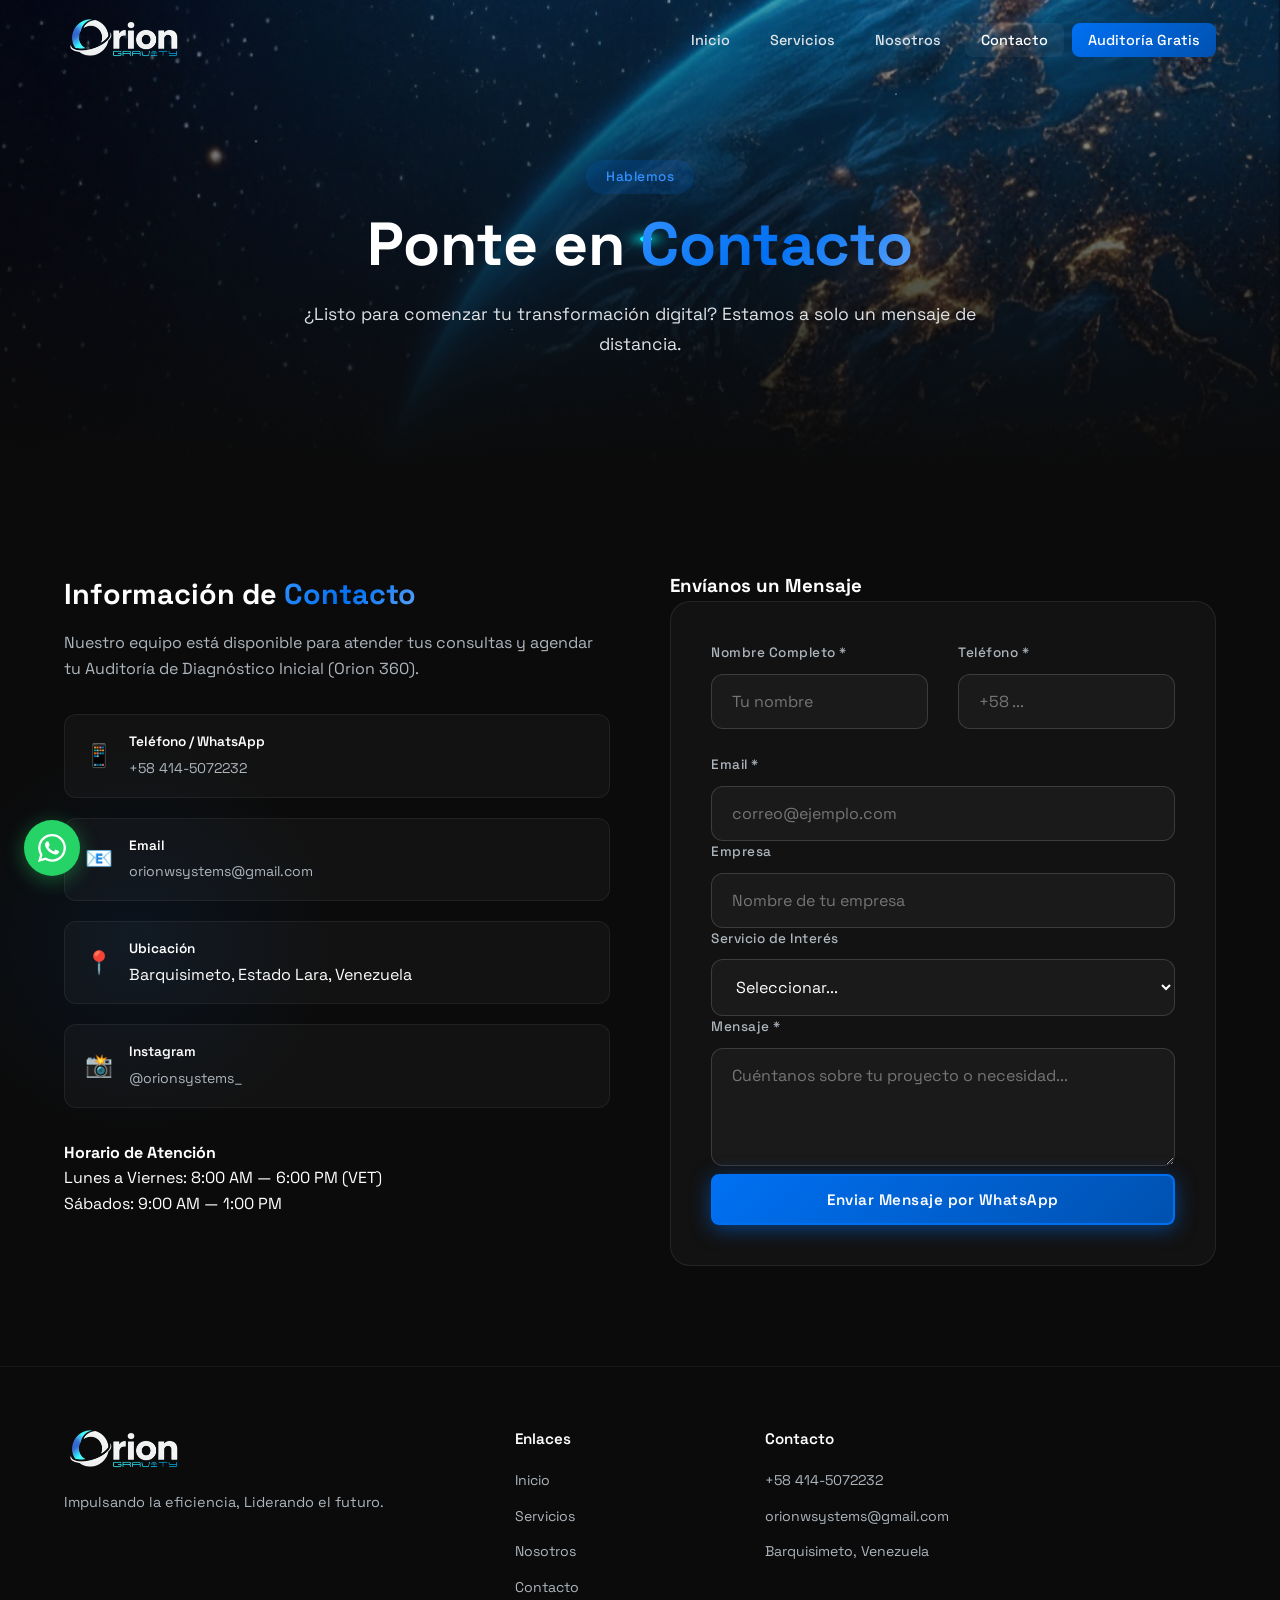
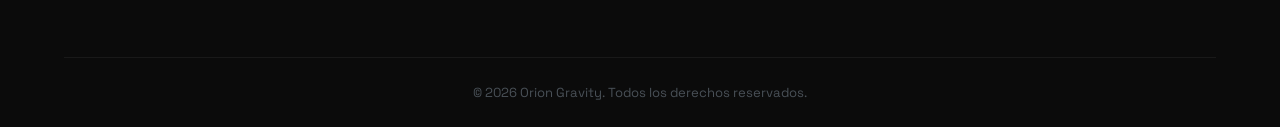
<file: backup/contact.html>
<!DOCTYPE html>
<html lang="es">

<head>
    <meta charset="UTF-8">
    <meta name="viewport" content="width=device-width, initial-scale=1.0">
    <title>Contacto | Orion Gravity</title>
    <meta name="description"
        content="Contacta a Orion Gravity. Teléfono: +58 414-5072232. Email: orionwsystems@gmail.com. Barquisimeto, Venezuela. Solicita tu Auditoría Orion 360 gratis.">
    <link rel="icon" href="assets/favicon.png" type="image/png">
    <link rel="preconnect" href="https://fonts.googleapis.com">
    <link rel="preconnect" href="https://fonts.gstatic.com" crossorigin>
    <link
        href="https://fonts.googleapis.com/css2?family=Space+Grotesk:wght@300;400;500;600;700&family=Inter:wght@300;400;500;600;700&display=swap"
        rel="stylesheet">
    <link rel="stylesheet" href="index.css">
</head>

<body>
    <!-- NAVBAR -->
    <nav class="navbar" id="navbar">
        <div class="nav-container">
            <a href="index.html" class="nav-logo">
                <img src="assets/logo.png?v=2" alt="Orion Gravity Logo" class="logo-img">
            </a>
            <ul class="nav-links" id="navLinks">
                <li><a href="index.html" class="nav-link">Inicio</a></li>
                <li><a href="services.html" class="nav-link">Servicios</a></li>
                <li><a href="about.html" class="nav-link">Nosotros</a></li>
                <li><a href="contact.html" class="nav-link active">Contacto</a></li>
                <li><a href="#" class="nav-link nav-cta" id="openAuditBtn">Auditoría Gratis</a></li>
            </ul>
            <button class="hamburger" id="hamburger"
                aria-label="Abrir menú"><span></span><span></span><span></span></button>
        </div>
    </nav>

    <!-- PAGE HERO -->
    <section class="page-hero">
        <div class="hero-bg">
            <div class="hero-sub-bg">
                <div class="hero-stars"></div>
                <div class="hero-orbiters">
                    <div class="orbiter"></div>
                    <div class="orbiter"></div>
                    <div class="orbiter"></div>
                </div>
            </div>
        </div>
        <div class="container" style="position:relative;z-index:2;">
            <div class="page-hero-content anim-fade-up">
                <span class="section-tag">Hablemos</span>
                <h1 class="hero-title">Ponte en <span class="text-gradient">Contacto</span></h1>
                <p class="hero-subtitle">¿Listo para comenzar tu transformación digital? Estamos a solo un mensaje de
                    distancia.</p>
            </div>
        </div>
    </section>

    <!-- CONTACT SECTION -->
    <section class="contact-section">
        <div class="container">
            <div class="contact-grid">
                <!-- Contact Info -->
                <div class="contact-info anim-fade-up">
                    <h2>Información de <span class="text-gradient">Contacto</span></h2>
                    <p class="contact-intro">Nuestro equipo está disponible para atender tus consultas y agendar tu
                        Auditoría de Diagnóstico Inicial (Orion 360).</p>

                    <div class="contact-items">
                        <div class="contact-item">
                            <div class="contact-item-icon">📱</div>
                            <div>
                                <h4>Teléfono / WhatsApp</h4>
                                <a href="https://wa.me/584145072232" target="_blank">+58 414-5072232</a>
                            </div>
                        </div>
                        <div class="contact-item">
                            <div class="contact-item-icon">📧</div>
                            <div>
                                <h4>Email</h4>
                                <a href="mailto:orionwsystems@gmail.com">orionwsystems@gmail.com</a>
                            </div>
                        </div>
                        <div class="contact-item">
                            <div class="contact-item-icon">📍</div>
                            <div>
                                <h4>Ubicación</h4>
                                <span>Barquisimeto, Estado Lara, Venezuela</span>
                            </div>
                        </div>
                        <div class="contact-item">
                            <div class="contact-item-icon">📸</div>
                            <div>
                                <h4>Instagram</h4>
                                <a href="https://www.instagram.com/orionsystems_" target="_blank">@orionsystems_</a>
                            </div>
                        </div>
                    </div>

                    <div class="contact-hours">
                        <h4>Horario de Atención</h4>
                        <p>Lunes a Viernes: 8:00 AM — 6:00 PM (VET)</p>
                        <p>Sábados: 9:00 AM — 1:00 PM</p>
                    </div>
                </div>

                <!-- Contact Form -->
                <div class="contact-form-wrapper anim-fade-up" style="animation-delay:0.2s;">
                    <h3>Envíanos un Mensaje</h3>
                    <form class="contact-form" id="contactForm">
                        <div class="form-row">
                            <div class="form-group">
                                <label for="cfName">Nombre Completo *</label>
                                <input type="text" id="cfName" name="name" required placeholder="Tu nombre">
                            </div>
                            <div class="form-group">
                                <label for="cfPhone">Teléfono *</label>
                                <input type="tel" id="cfPhone" name="phone" required placeholder="+58 ...">
                            </div>
                        </div>
                        <div class="form-group">
                            <label for="cfEmail">Email *</label>
                            <input type="email" id="cfEmail" name="email" required placeholder="correo@ejemplo.com">
                        </div>
                        <div class="form-group">
                            <label for="cfCompany">Empresa</label>
                            <input type="text" id="cfCompany" name="company" placeholder="Nombre de tu empresa">
                        </div>
                        <div class="form-group">
                            <label for="cfService">Servicio de Interés</label>
                            <select id="cfService" name="service">
                                <option value="">Seleccionar...</option>
                                <option value="automatizacion">Automatización de Procesos</option>
                                <option value="chatbots">Chatbots y Agentes</option>
                                <option value="publicidad">Publicidad Online</option>
                                <option value="funnels">Funnels de Venta</option>
                                <option value="apps">Apps a Medida</option>
                                <option value="dashboards">Dashboards Power BI</option>
                                <option value="consultoria">Consultoría Empresarial</option>
                                <option value="auditoria">Auditoría Orion 360</option>
                            </select>
                        </div>
                        <div class="form-group">
                            <label for="cfMessage">Mensaje *</label>
                            <textarea id="cfMessage" name="message" rows="4" required
                                placeholder="Cuéntanos sobre tu proyecto o necesidad..."></textarea>
                        </div>
                        <button type="submit" class="btn btn-primary btn-full">Enviar Mensaje por WhatsApp</button>
                    </form>
                    <div class="contact-form-success" id="contactSuccess" style="display:none;">
                        <div class="success-icon">✅</div>
                        <h3>¡Mensaje Enviado!</h3>
                        <p>Te redirigimos a WhatsApp para continuar la conversación.</p>
                    </div>
                </div>
            </div>
        </div>
    </section>

    <!-- FOOTER -->
    <footer class="footer">
        <div class="container">
            <div class="footer-grid">
                <div class="footer-brand">
                    <div class="footer-logo">
                        <img src="assets/logo.png?v=2" alt="Orion Gravity" class="logo-img">
                    </div>
                    <p class="footer-tagline">Impulsando la eficiencia, Liderando el futuro.</p>
                </div>
                <div class="footer-links">
                    <h4>Enlaces</h4>
                    <ul>
                        <li><a href="index.html">Inicio</a></li>
                        <li><a href="services.html">Servicios</a></li>
                        <li><a href="about.html">Nosotros</a></li>
                        <li><a href="contact.html">Contacto</a></li>
                    </ul>
                </div>
                <div class="footer-contact">
                    <h4>Contacto</h4>
                    <ul>
                        <li><a href="tel:+584145072232">+58 414-5072232</a></li>
                        <li><a href="mailto:orionwsystems@gmail.com">orionwsystems@gmail.com</a></li>
                        <li><span>Barquisimeto, Venezuela</span></li>
                    </ul>
                </div>
            </div>
            <div class="footer-bottom">
                <p>&copy; 2026 Orion Gravity. Todos los derechos reservados.</p>
            </div>
        </div>
    </footer>

    <a href="https://wa.me/584145072232" target="_blank" rel="noopener" class="whatsapp-float"
        aria-label="Contactar por WhatsApp">
        <svg viewBox="0 0 24 24" fill="white">
            <path
                d="M17.472 14.382c-.297-.149-1.758-.867-2.03-.967-.273-.099-.471-.148-.67.15-.197.297-.767.966-.94 1.164-.173.199-.347.223-.644.075-.297-.15-1.255-.463-2.39-1.475-.883-.788-1.48-1.761-1.653-2.059-.173-.297-.018-.458.13-.606.134-.133.298-.347.446-.52.149-.174.198-.298.298-.497.099-.198.05-.371-.025-.52-.075-.149-.669-1.612-.916-2.207-.242-.579-.487-.5-.669-.51-.173-.008-.371-.01-.57-.01-.198 0-.52.074-.792.372-.272.297-1.04 1.016-1.04 2.479 0 1.462 1.065 2.875 1.213 3.074.149.198 2.096 3.2 5.077 4.487.709.306 1.262.489 1.694.625.712.227 1.36.195 1.871.118.571-.085 1.758-.719 2.006-1.413.248-.694.248-1.289.173-1.413-.074-.124-.272-.198-.57-.347m-5.421 7.403h-.004a9.87 9.87 0 01-5.031-1.378l-.361-.214-3.741.982.998-3.648-.235-.374a9.86 9.86 0 01-1.51-5.26c.001-5.45 4.436-9.884 9.888-9.884 2.64 0 5.122 1.03 6.988 2.898a9.825 9.825 0 012.893 6.994c-.003 5.45-4.437 9.884-9.885 9.884m8.413-18.297A11.815 11.815 0 0012.05 0C5.495 0 .16 5.335.157 11.892c0 2.096.547 4.142 1.588 5.945L.057 24l6.305-1.654a11.882 11.882 0 005.683 1.448h.005c6.554 0 11.89-5.335 11.893-11.893a11.821 11.821 0 00-3.48-8.413z" />
        </svg>
    </a>

    <!-- AUDIT MODAL -->
    <div class="modal-overlay" id="auditModal">
        <div class="modal">
            <button class="modal-close" id="closeModal" aria-label="Cerrar">&times;</button>
            <div class="modal-header">
                <div class="modal-icon">🔍</div>
                <h2>Solicita tu Diagnóstico Orion 360: El primer paso hacia la Empresa Autónoma.</h2>
                <p class="modal-gancho">La Inteligencia Artificial es un amplificador: si tus procesos son ineficientes,
                    la IA solo acelerará el desastre. Antes de implementar, diagnosticamos para asegurar que la
                    tecnología sea el catalizador de tu rentabilidad, no un riesgo para tu operativa.</p>
            </div>
            <form class="audit-form" id="auditForm">
                <!-- Sección A: Identidad -->
                <div class="form-section">
                    <h4>Sección A: Identidad y Filtro de Mercado</h4>
                    <div class="form-row">
                        <div class="form-group">
                            <label for="decisor">Nombre del Decisor y Cargo *</label>
                            <input type="text" id="decisor" name="decisor" required placeholder="Ej: Juan Pérez - CEO">
                        </div>
                        <div class="form-group">
                            <label for="companyName">Nombre de la Empresa y Ubicación *</label>
                            <input type="text" id="companyName" name="companyName" required
                                placeholder="Ej: Mi Empresa C.A. - Venezuela">
                        </div>
                    </div>
                    <div class="form-row">
                        <div class="form-group">
                            <label for="nicho">Nicho de Mercado *</label>
                            <select id="nicho" name="nicho" required onchange="toggleOtherNiche(this)">
                                <option value="">Seleccionar...</option>
                                <option value="Clinicas">Clínicas y Salud</option>
                                <option value="Inmobiliaria">Inmobiliaria</option>
                                <option value="Ecommerce">E-commerce</option>
                                <option value="Logistica">Logística y Transporte</option>
                                <option value="Educacion">Educación / Academias</option>
                                <option value="Servicios">Servicios Profesionales</option>
                                <option value="Manufactura">Manufactura / Industrial</option>
                                <option value="Otro">Otro (Especificar)</option>
                            </select>
                            <div id="otherNicheWrapper" style="display:none; margin-top: 10px;">
                                <input type="text" id="nicho_otro" name="nicho_otro"
                                    placeholder="¿Cuál es el nicho de tu empresa?">
                            </div>
                        </div>
                        <div class="form-group">
                            <label for="budget">Presupuesto Estimado para el Proyecto (Opcional)</label>
                            <input type="text" id="budget" name="budget" placeholder="Ej: $2,000 - $5,000">
                        </div>
                    </div>
                    <div class="form-row">
                        <div class="form-group">
                            <label for="contactPhone">Teléfono / WhatsApp *</label>
                            <input type="tel" id="contactPhone" name="phone" required placeholder="+58 ...">
                        </div>
                        <div class="form-group">
                            <label for="contactEmail">Email Corporativo *</label>
                            <input type="email" id="contactEmail" name="email" required
                                placeholder="nombre@empresa.com">
                        </div>
                    </div>
                </div>

                <!-- Sección B: El Electrocardiograma -->
                <div class="form-section">
                    <h4>Sección B: El Electrocardiograma (Dolores)</h4>
                    <p class="section-desc-form">Identifica dónde sientes mayor obstrucción (puedes marcar varias):</p>
                    <div class="checkbox-group">
                        <label class="checkbox-item">
                            <input type="checkbox" name="dolores" value="Ventas"> Ventas: ¿Pierdes leads por falta de
                            respuesta rápida en WhatsApp?
                        </label>
                        <label class="checkbox-item">
                            <input type="checkbox" name="dolores" value="Marketing"> Marketing: ¿Tus sistemas de
                            publicidad no están orquestados con tu equipo comercial?
                        </label>
                        <label class="checkbox-item">
                            <input type="checkbox" name="dolores" value="Administracion"> Administración: ¿Tus procesos
                            de facturación o gestión de datos son lentos y manuales?
                        </label>
                        <label class="checkbox-item">
                            <input type="checkbox" name="dolores" value="Fulfillment"> Fulfillment (Entrega): ¿Tienes
                            cuellos de botella que afectan tu reputación?
                        </label>
                    </div>
                </div>

                <!-- Sección C: Stack Tecnológico -->
                <div class="form-section">
                    <h4>Sección C: Stack Tecnológico e Infraestructura</h4>
                    <div class="form-group">
                        <label for="stack">¿Qué herramientas utilizas actualmente? (CRM, ERP, Ads...)</label>
                        <input type="text" id="stack" name="stack"
                            placeholder="Ej: Salesforce, Google Workspace, Meta Ads...">
                    </div>
                    <div class="form-group">
                        <label for="data_state">Estado de los Datos</label>
                        <select id="data_state" name="data_state">
                            <option value="Dispersos">Dispersos en archivos manuales / Excels sueltos</option>
                            <option value="Organizados">Organizados en bases de datos centralizadas</option>
                            <option value="Hibridos">Híbridos / En proceso de digitalización</option>
                        </select>
                    </div>
                </div>

                <button type="submit" class="btn btn-primary btn-full">Solicitar Auditoría de Diagnóstico
                    Inicial</button>
            </form>
            <div class="modal-success" id="modalSuccess" style="display:none;">
                <div class="success-icon">✨</div>
                <h3>¡Gracias por confiar en Orion Gravity!</h3>
                <p>Nuestro equipo analizará tu infraestructura y nos pondremos en contacto para presentarte tu Roadmap
                    Técnico de transformación.</p>
                <button class="btn btn-outline" id="closeSuccessBtn">Entendido</button>
            </div>
        </div>
    </div>

    <script src="main.js"></script>
    <script>
        // Contact form handler
        document.getElementById('contactForm').addEventListener('submit', function (e) {
            e.preventDefault();
            const fd = new FormData(this);
            const d = Object.fromEntries(fd);
            const msg = `📩 *Nuevo Mensaje de Contacto*%0A%0A` +
                `👤 *Nombre:* ${d.name}%0A` +
                `📱 *Teléfono:* ${d.phone}%0A` +
                `📧 *Email:* ${d.email}%0A` +
                `🏢 *Empresa:* ${d.company || 'No especificada'}%0A` +
                `🔧 *Servicio:* ${d.service || 'No especificado'}%0A` +
                `💬 *Mensaje:* ${d.message}`;
            window.open(`https://wa.me/584145072232?text=${msg}`, '_blank');
            this.style.display = 'none';
            document.getElementById('contactSuccess').style.display = 'block';
        });
    </script>
</body>

</html>
</file>
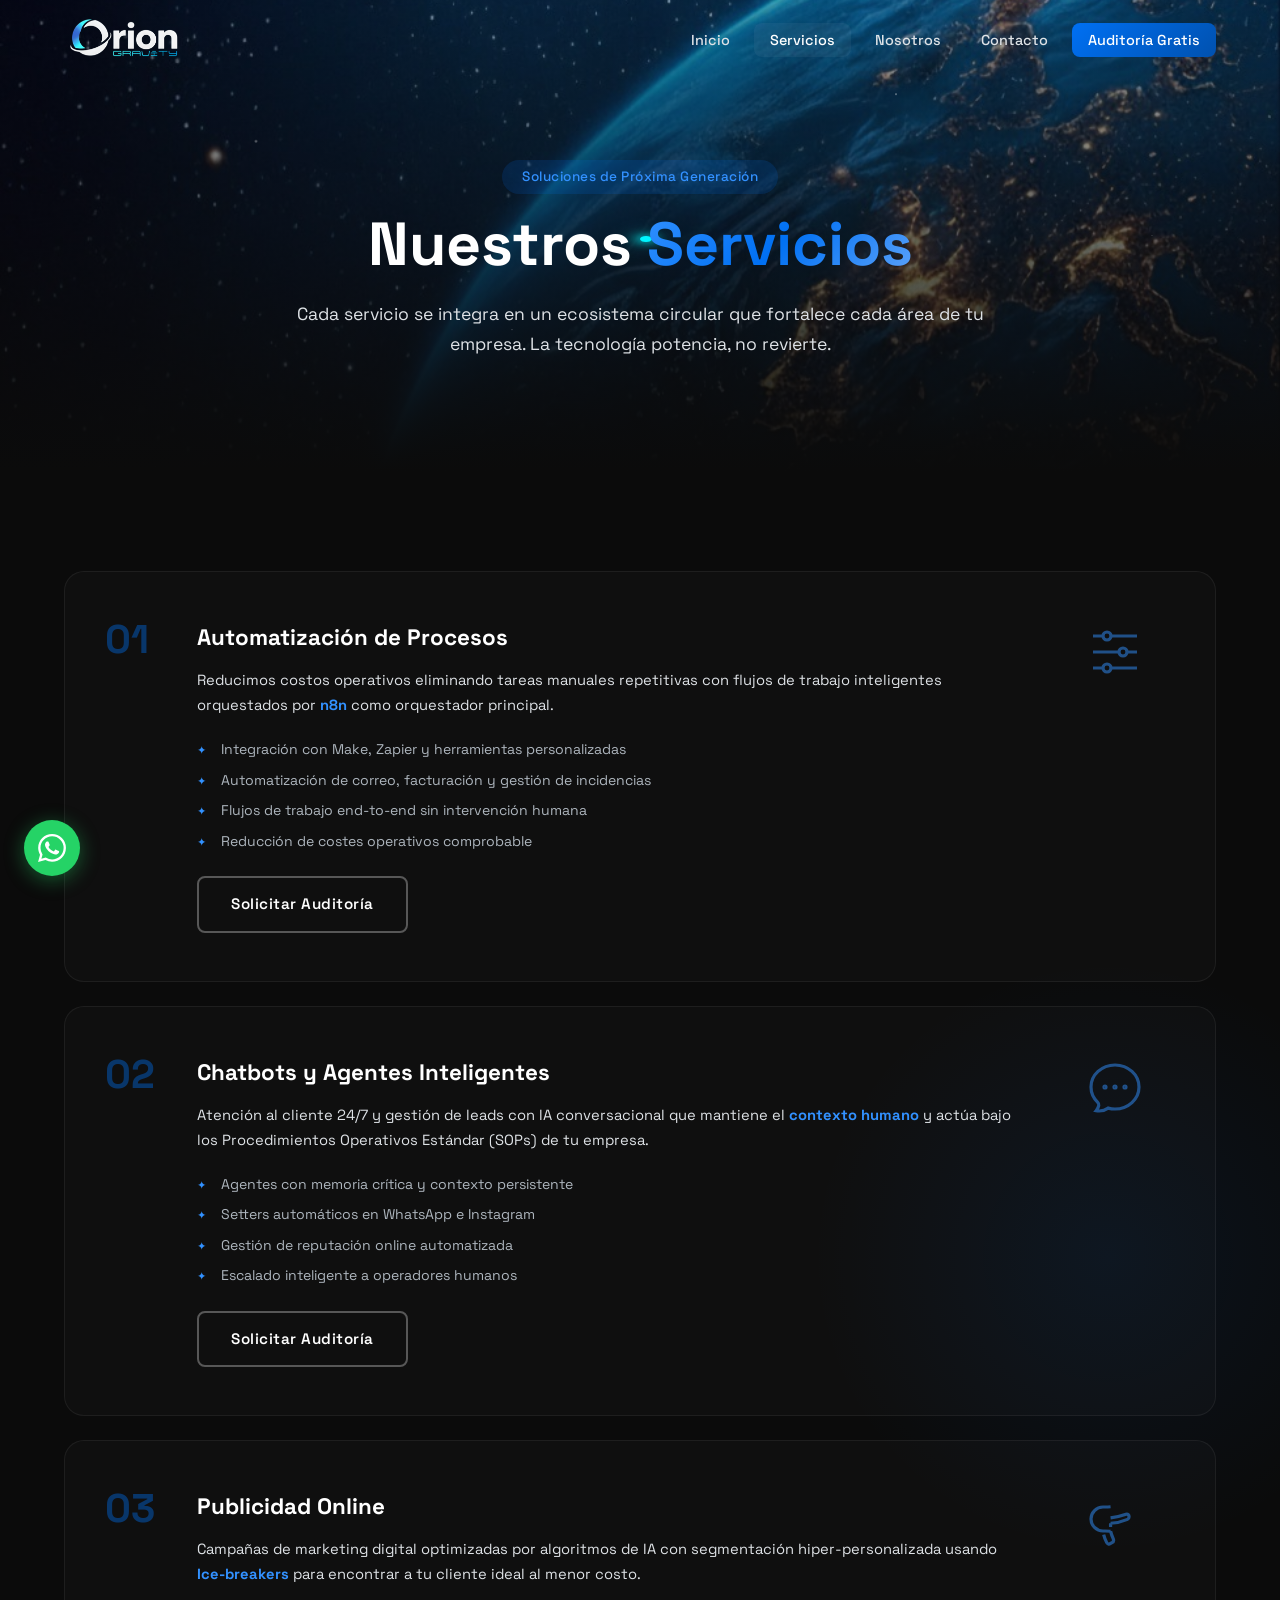
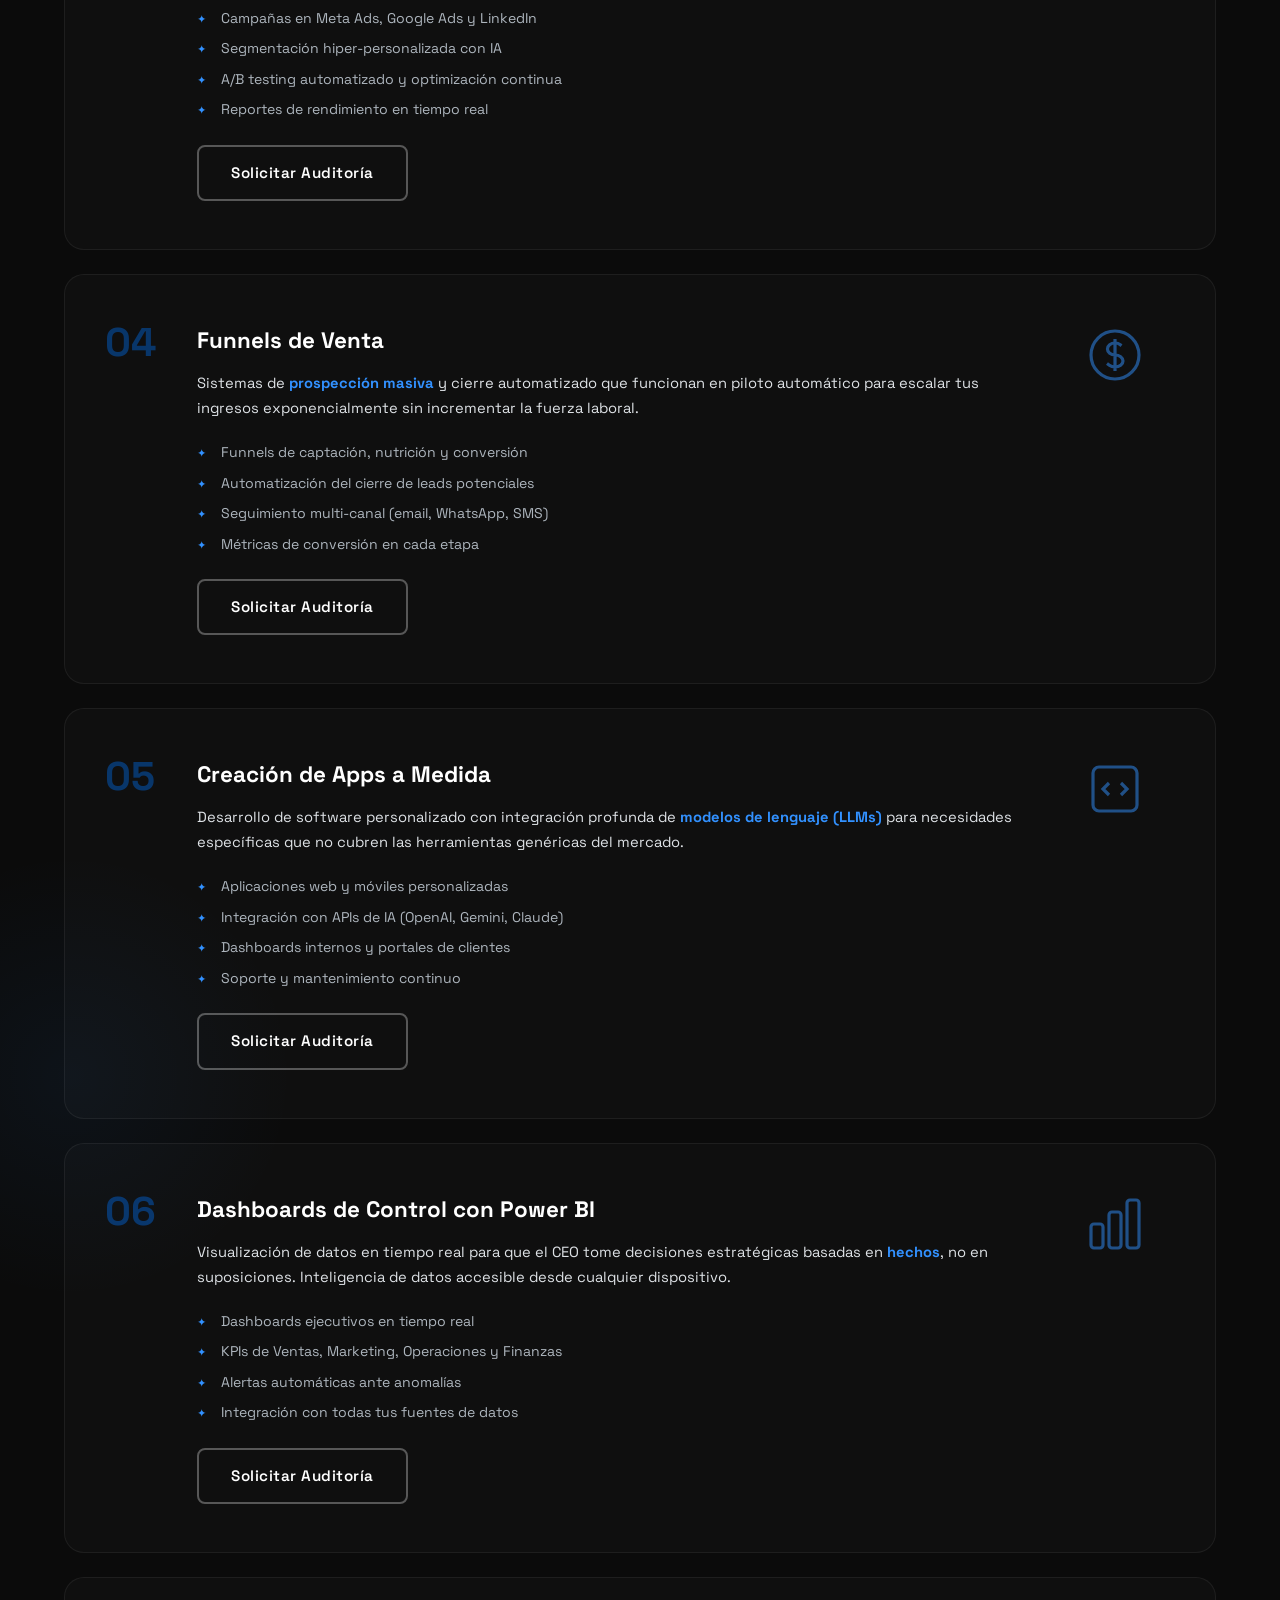
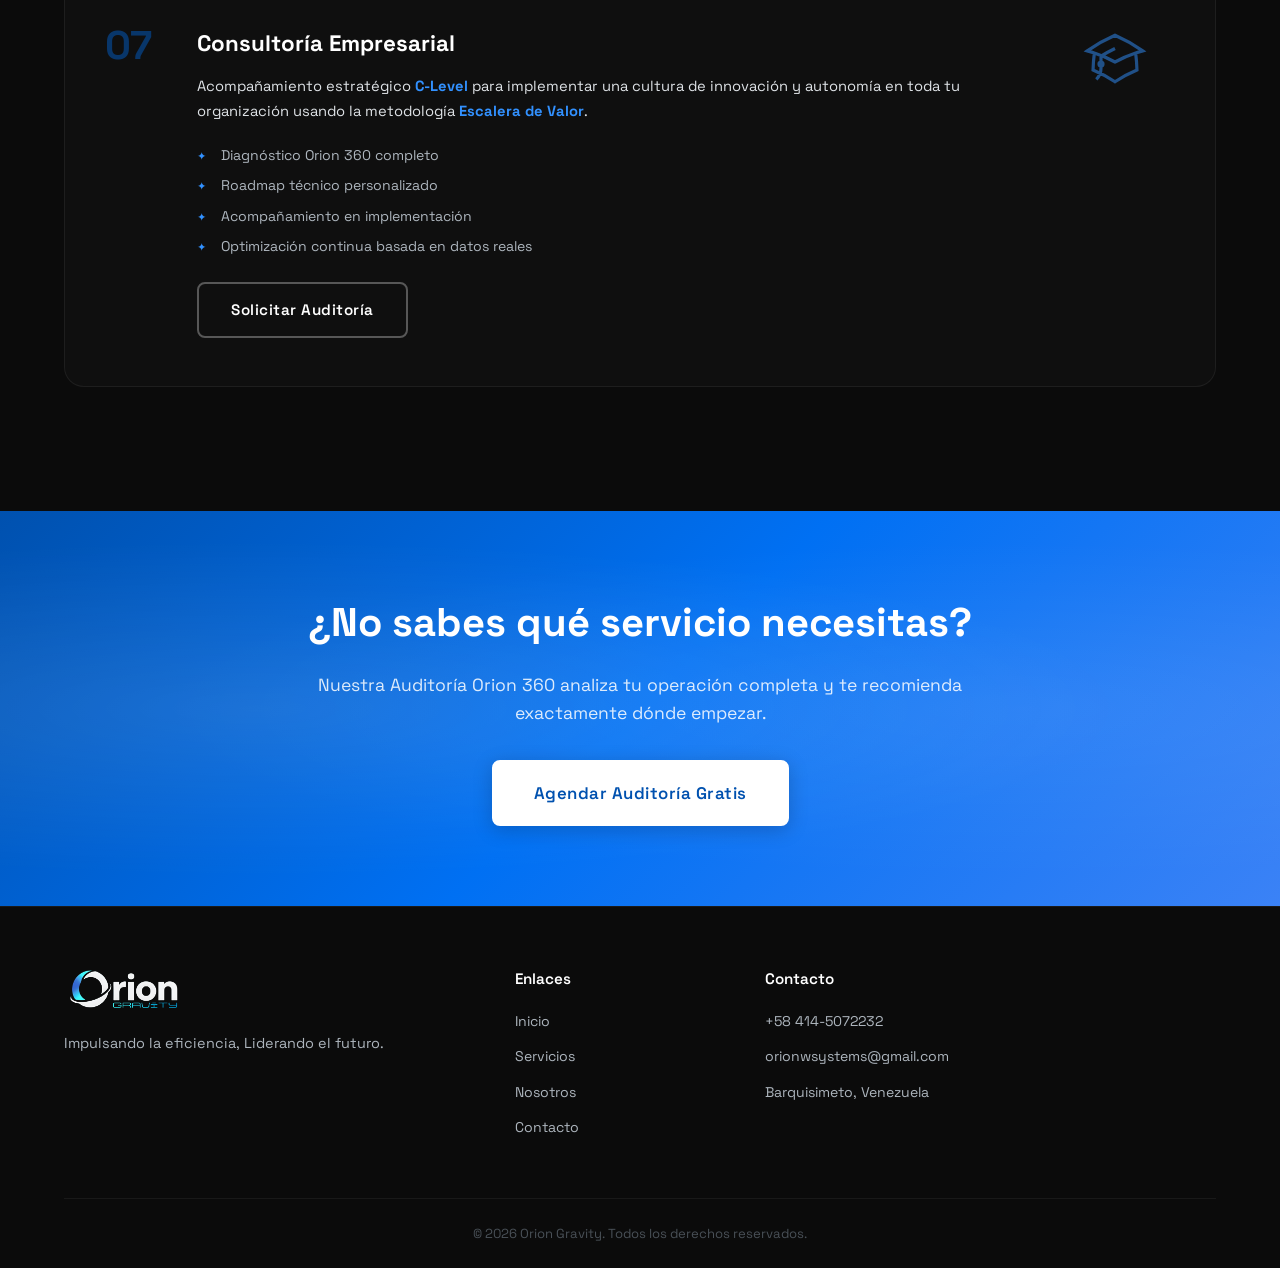
<file: backup/services.html>
<!DOCTYPE html>
<html lang="es">

<head>
    <meta charset="UTF-8">
    <meta name="viewport" content="width=device-width, initial-scale=1.0">
    <title>Servicios | Orion Gravity — Automatización con IA</title>
    <meta name="description"
        content="Servicios de Orion Gravity: Automatización de Procesos, Chatbots con IA, Publicidad Online, Funnels de Venta, Apps a Medida, Dashboards Power BI y Consultoría Empresarial.">
    <link rel="icon" href="assets/favicon.png" type="image/png">
    <link rel="preconnect" href="https://fonts.googleapis.com">
    <link rel="preconnect" href="https://fonts.gstatic.com" crossorigin>
    <link
        href="https://fonts.googleapis.com/css2?family=Space+Grotesk:wght@300;400;500;600;700&family=Inter:wght@300;400;500;600;700&display=swap"
        rel="stylesheet">
    <link rel="stylesheet" href="index.css">
</head>

<body>
    <!-- NAVBAR -->
    <nav class="navbar" id="navbar">
        <div class="nav-container">
            <a href="index.html" class="nav-logo">
                <img src="assets/logo.png?v=2" alt="Orion Gravity Logo" class="logo-img">
            </a>
            <ul class="nav-links" id="navLinks">
                <li><a href="index.html" class="nav-link">Inicio</a></li>
                <li><a href="services.html" class="nav-link active">Servicios</a></li>
                <li><a href="about.html" class="nav-link">Nosotros</a></li>
                <li><a href="contact.html" class="nav-link">Contacto</a></li>
                <li><a href="#" class="nav-link nav-cta" id="openAuditBtn">Auditoría Gratis</a></li>
            </ul>
            <button class="hamburger" id="hamburger"
                aria-label="Abrir menú"><span></span><span></span><span></span></button>
        </div>
    </nav>

    <!-- PAGE HERO -->
    <section class="page-hero">
        <div class="hero-bg">
            <div class="hero-sub-bg">
                <div class="hero-stars"></div>
                <div class="hero-orbiters">
                    <div class="orbiter"></div>
                    <div class="orbiter"></div>
                    <div class="orbiter"></div>
                </div>
            </div>
        </div>
        <div class="container" style="position:relative;z-index:2;">
            <div class="page-hero-content anim-fade-up">
                <span class="section-tag">Soluciones de Próxima Generación</span>
                <h1 class="hero-title">Nuestros <span class="text-gradient">Servicios</span></h1>
                <p class="hero-subtitle">Cada servicio se integra en un ecosistema circular que fortalece cada área de
                    tu empresa. La tecnología potencia, no revierte.</p>
            </div>
        </div>
    </section>

    <!-- DETAILED SERVICES -->
    <section class="services-detail">
        <div class="container">
            <!-- Service 1 -->
            <div class="service-detail-card anim-fade-up" id="automatizacion">
                <div class="sdc-number">01</div>
                <div class="sdc-content">
                    <h2>Automatización de Procesos</h2>
                    <p>Reducimos costos operativos eliminando tareas manuales repetitivas con flujos de trabajo
                        inteligentes orquestados por <strong>n8n</strong> como orquestador principal.</p>
                    <ul class="sdc-features">
                        <li>Integración con Make, Zapier y herramientas personalizadas</li>
                        <li>Automatización de correo, facturación y gestión de incidencias</li>
                        <li>Flujos de trabajo end-to-end sin intervención humana</li>
                        <li>Reducción de costes operativos comprobable</li>
                    </ul>
                    <a href="#" class="btn btn-outline" id="svc1Btn">Solicitar Auditoría</a>
                </div>
                <div class="sdc-visual">
                    <div class="sdc-icon-large"><svg viewBox="0 0 24 24" fill="none" stroke="currentColor"
                            stroke-width="1.2">
                            <path
                                d="M10.5 6h9.75M10.5 6a1.5 1.5 0 11-3 0m3 0a1.5 1.5 0 10-3 0M3.75 6H7.5m3 12h9.75m-9.75 0a1.5 1.5 0 01-3 0m3 0a1.5 1.5 0 00-3 0m-3.75 0H7.5m9-6h3.75m-3.75 0a1.5 1.5 0 01-3 0m3 0a1.5 1.5 0 00-3 0m-9.75 0h9.75" />
                        </svg></div>
                </div>
            </div>

            <!-- Service 2 -->
            <div class="service-detail-card anim-fade-up" id="chatbots">
                <div class="sdc-number">02</div>
                <div class="sdc-content">
                    <h2>Chatbots y Agentes Inteligentes</h2>
                    <p>Atención al cliente 24/7 y gestión de leads con IA conversacional que mantiene el
                        <strong>contexto humano</strong> y actúa bajo los Procedimientos Operativos Estándar (SOPs) de
                        tu empresa.
                    </p>
                    <ul class="sdc-features">
                        <li>Agentes con memoria crítica y contexto persistente</li>
                        <li>Setters automáticos en WhatsApp e Instagram</li>
                        <li>Gestión de reputación online automatizada</li>
                        <li>Escalado inteligente a operadores humanos</li>
                    </ul>
                    <a href="#" class="btn btn-outline svc-audit-btn">Solicitar Auditoría</a>
                </div>
                <div class="sdc-visual">
                    <div class="sdc-icon-large"><svg viewBox="0 0 24 24" fill="none" stroke="currentColor"
                            stroke-width="1.2">
                            <path
                                d="M8.625 12a.375.375 0 11-.75 0 .375.375 0 01.75 0zm0 0H8.25m4.125 0a.375.375 0 11-.75 0 .375.375 0 01.75 0zm0 0H12m4.125 0a.375.375 0 11-.75 0 .375.375 0 01.75 0zm0 0h-.375M21 12c0 4.556-4.03 8.25-9 8.25a9.764 9.764 0 01-2.555-.337A5.972 5.972 0 015.41 20.97a5.969 5.969 0 01-.474-.065 4.48 4.48 0 00.978-2.025c.09-.457-.133-.901-.467-1.226C3.93 16.178 3 14.189 3 12c0-4.556 4.03-8.25 9-8.25s9 3.694 9 8.25z" />
                        </svg></div>
                </div>
            </div>

            <!-- Service 3 -->
            <div class="service-detail-card anim-fade-up" id="publicidad">
                <div class="sdc-number">03</div>
                <div class="sdc-content">
                    <h2>Publicidad Online</h2>
                    <p>Campañas de marketing digital optimizadas por algoritmos de IA con segmentación
                        hiper-personalizada usando <strong>Ice-breakers</strong> para encontrar a tu cliente ideal al
                        menor costo.</p>
                    <ul class="sdc-features">
                        <li>Campañas en Meta Ads, Google Ads y LinkedIn</li>
                        <li>Segmentación hiper-personalizada con IA</li>
                        <li>A/B testing automatizado y optimización continua</li>
                        <li>Reportes de rendimiento en tiempo real</li>
                    </ul>
                    <a href="#" class="btn btn-outline svc-audit-btn">Solicitar Auditoría</a>
                </div>
                <div class="sdc-visual">
                    <div class="sdc-icon-large"><svg viewBox="0 0 24 24" fill="none" stroke="currentColor"
                            stroke-width="1.2">
                            <path
                                d="M10.34 15.84c-.688-.06-1.386-.09-2.09-.09H7.5a4.5 4.5 0 110-9h.75c.704 0 1.402-.03 2.09-.09m0 9.18c.253.962.584 1.892.985 2.783.247.55.06 1.21-.463 1.511l-.657.38a.954.954 0 01-1.313-.398 12 12 0 01-1.132-3.006m2.58-6.27c2.002-.246 3.941-.705 5.79-1.355a.85.85 0 01.865.183.86.86 0 01.272.653v.168a.96.96 0 01-.585.894 18.25 18.25 0 01-6.342 1.456m0 0c-.012.444-.012.89 0 1.334m0-1.334c.012.477.012.956 0 1.434" />
                        </svg></div>
                </div>
            </div>

            <!-- Service 4 -->
            <div class="service-detail-card anim-fade-up" id="funnels">
                <div class="sdc-number">04</div>
                <div class="sdc-content">
                    <h2>Funnels de Venta</h2>
                    <p>Sistemas de <strong>prospección masiva</strong> y cierre automatizado que funcionan en piloto
                        automático para escalar tus ingresos exponencialmente sin incrementar la fuerza laboral.</p>
                    <ul class="sdc-features">
                        <li>Funnels de captación, nutrición y conversión</li>
                        <li>Automatización del cierre de leads potenciales</li>
                        <li>Seguimiento multi-canal (email, WhatsApp, SMS)</li>
                        <li>Métricas de conversión en cada etapa</li>
                    </ul>
                    <a href="#" class="btn btn-outline svc-audit-btn">Solicitar Auditoría</a>
                </div>
                <div class="sdc-visual">
                    <div class="sdc-icon-large"><svg viewBox="0 0 24 24" fill="none" stroke="currentColor"
                            stroke-width="1.2">
                            <path
                                d="M12 6v12m-3-2.818l.879.659c1.171.879 3.07.879 4.242 0 1.172-.879 1.172-2.303 0-3.182C13.536 12.219 12.768 12 12 12c-.725 0-1.45-.22-2.003-.659-1.106-.879-1.106-2.303 0-3.182s2.9-.879 4.006 0l.415.33M21 12a9 9 0 11-18 0 9 9 0 0118 0z" />
                        </svg></div>
                </div>
            </div>

            <!-- Service 5 -->
            <div class="service-detail-card anim-fade-up" id="apps">
                <div class="sdc-number">05</div>
                <div class="sdc-content">
                    <h2>Creación de Apps a Medida</h2>
                    <p>Desarrollo de software personalizado con integración profunda de <strong>modelos de lenguaje
                            (LLMs)</strong> para necesidades específicas que no cubren las herramientas genéricas del
                        mercado.</p>
                    <ul class="sdc-features">
                        <li>Aplicaciones web y móviles personalizadas</li>
                        <li>Integración con APIs de IA (OpenAI, Gemini, Claude)</li>
                        <li>Dashboards internos y portales de clientes</li>
                        <li>Soporte y mantenimiento continuo</li>
                    </ul>
                    <a href="#" class="btn btn-outline svc-audit-btn">Solicitar Auditoría</a>
                </div>
                <div class="sdc-visual">
                    <div class="sdc-icon-large"><svg viewBox="0 0 24 24" fill="none" stroke="currentColor"
                            stroke-width="1.2">
                            <path
                                d="M14.25 9.75L16.5 12l-2.25 2.25m-4.5 0L7.5 12l2.25-2.25M6 20.25h12A2.25 2.25 0 0020.25 18V6A2.25 2.25 0 0018 3.75H6A2.25 2.25 0 003.75 6v12A2.25 2.25 0 006 20.25z" />
                        </svg></div>
                </div>
            </div>

            <!-- Service 6 -->
            <div class="service-detail-card anim-fade-up" id="dashboards">
                <div class="sdc-number">06</div>
                <div class="sdc-content">
                    <h2>Dashboards de Control con Power BI</h2>
                    <p>Visualización de datos en tiempo real para que el CEO tome decisiones estratégicas basadas en
                        <strong>hechos</strong>, no en suposiciones. Inteligencia de datos accesible desde cualquier
                        dispositivo.
                    </p>
                    <ul class="sdc-features">
                        <li>Dashboards ejecutivos en tiempo real</li>
                        <li>KPIs de Ventas, Marketing, Operaciones y Finanzas</li>
                        <li>Alertas automáticas ante anomalías</li>
                        <li>Integración con todas tus fuentes de datos</li>
                    </ul>
                    <a href="#" class="btn btn-outline svc-audit-btn">Solicitar Auditoría</a>
                </div>
                <div class="sdc-visual">
                    <div class="sdc-icon-large"><svg viewBox="0 0 24 24" fill="none" stroke="currentColor"
                            stroke-width="1.2">
                            <path
                                d="M3 13.125C3 12.504 3.504 12 4.125 12h2.25c.621 0 1.125.504 1.125 1.125v6.75C7.5 20.496 6.996 21 6.375 21h-2.25A1.125 1.125 0 013 19.875v-6.75zM9.75 8.625c0-.621.504-1.125 1.125-1.125h2.25c.621 0 1.125.504 1.125 1.125v11.25c0 .621-.504 1.125-1.125 1.125h-2.25a1.125 1.125 0 01-1.125-1.125V8.625zM16.5 4.125c0-.621.504-1.125 1.125-1.125h2.25C20.496 3 21 3.504 21 4.125v15.75c0 .621-.504 1.125-1.125 1.125h-2.25a1.125 1.125 0 01-1.125-1.125V4.125z" />
                        </svg></div>
                </div>
            </div>

            <!-- Service 7 -->
            <div class="service-detail-card anim-fade-up" id="consultoria">
                <div class="sdc-number">07</div>
                <div class="sdc-content">
                    <h2>Consultoría Empresarial</h2>
                    <p>Acompañamiento estratégico <strong>C-Level</strong> para implementar una cultura de innovación y
                        autonomía en toda tu organización usando la metodología <strong>Escalera de Valor</strong>.</p>
                    <ul class="sdc-features">
                        <li>Diagnóstico Orion 360 completo</li>
                        <li>Roadmap técnico personalizado</li>
                        <li>Acompañamiento en implementación</li>
                        <li>Optimización continua basada en datos reales</li>
                    </ul>
                    <a href="#" class="btn btn-outline svc-audit-btn">Solicitar Auditoría</a>
                </div>
                <div class="sdc-visual">
                    <div class="sdc-icon-large"><svg viewBox="0 0 24 24" fill="none" stroke="currentColor"
                            stroke-width="1.2">
                            <path
                                d="M4.26 10.147a60.436 60.436 0 00-.491 6.347A48.627 48.627 0 0112 20.904a48.627 48.627 0 018.232-4.41 60.46 60.46 0 00-.491-6.347m-15.482 0a50.57 50.57 0 00-2.658-.813A59.905 59.905 0 0112 3.493a59.902 59.902 0 0110.399 5.84c-.896.248-1.783.52-2.658.814m-15.482 0A50.697 50.697 0 0112 13.489a50.702 50.702 0 017.74-3.342M6.75 15a.75.75 0 100-1.5.75.75 0 000 1.5zm0 0v-3.675A55.378 55.378 0 0112 8.443m-7.007 11.55A5.981 5.981 0 006.75 15.75v-1.5" />
                        </svg></div>
                </div>
            </div>
        </div>
    </section>

    <!-- CTA -->
    <section class="cta-banner">
        <div class="container">
            <div class="cta-content anim-fade-up">
                <h2>¿No sabes qué servicio necesitas?</h2>
                <p>Nuestra Auditoría Orion 360 analiza tu operación completa y te recomienda exactamente dónde empezar.
                </p>
                <a href="contact.html" class="btn btn-primary btn-lg">Agendar Auditoría Gratis</a>
            </div>
        </div>
    </section>

    <!-- FOOTER -->
    <footer class="footer">
        <div class="container">
            <div class="footer-grid">
                <div class="footer-brand">
                    <div class="footer-logo">
                        <img src="assets/logo.png?v=2" alt="Orion Gravity" class="logo-img">
                    </div>
                    <p class="footer-tagline">Impulsando la eficiencia, Liderando el futuro.</p>
                </div>
                <div class="footer-links">
                    <h4>Enlaces</h4>
                    <ul>
                        <li><a href="index.html">Inicio</a></li>
                        <li><a href="services.html">Servicios</a></li>
                        <li><a href="about.html">Nosotros</a></li>
                        <li><a href="contact.html">Contacto</a></li>
                    </ul>
                </div>
                <div class="footer-contact">
                    <h4>Contacto</h4>
                    <ul>
                        <li><a href="tel:+584145072232">+58 414-5072232</a></li>
                        <li><a href="mailto:orionwsystems@gmail.com">orionwsystems@gmail.com</a></li>
                        <li><span>Barquisimeto, Venezuela</span></li>
                    </ul>
                </div>
            </div>
            <div class="footer-bottom">
                <p>&copy; 2026 Orion Gravity. Todos los derechos reservados.</p>
            </div>
        </div>
    </footer>

    <a href="https://wa.me/584145072232" target="_blank" rel="noopener" class="whatsapp-float"
        aria-label="Contactar por WhatsApp">
        <svg viewBox="0 0 24 24" fill="white">
            <path
                d="M17.472 14.382c-.297-.149-1.758-.867-2.03-.967-.273-.099-.471-.148-.67.15-.197.297-.767.966-.94 1.164-.173.199-.347.223-.644.075-.297-.15-1.255-.463-2.39-1.475-.883-.788-1.48-1.761-1.653-2.059-.173-.297-.018-.458.13-.606.134-.133.298-.347.446-.52.149-.174.198-.298.298-.497.099-.198.05-.371-.025-.52-.075-.149-.669-1.612-.916-2.207-.242-.579-.487-.5-.669-.51-.173-.008-.371-.01-.57-.01-.198 0-.52.074-.792.372-.272.297-1.04 1.016-1.04 2.479 0 1.462 1.065 2.875 1.213 3.074.149.198 2.096 3.2 5.077 4.487.709.306 1.262.489 1.694.625.712.227 1.36.195 1.871.118.571-.085 1.758-.719 2.006-1.413.248-.694.248-1.289.173-1.413-.074-.124-.272-.198-.57-.347m-5.421 7.403h-.004a9.87 9.87 0 01-5.031-1.378l-.361-.214-3.741.982.998-3.648-.235-.374a9.86 9.86 0 01-1.51-5.26c.001-5.45 4.436-9.884 9.888-9.884 2.64 0 5.122 1.03 6.988 2.898a9.825 9.825 0 012.893 6.994c-.003 5.45-4.437 9.884-9.885 9.884m8.413-18.297A11.815 11.815 0 0012.05 0C5.495 0 .16 5.335.157 11.892c0 2.096.547 4.142 1.588 5.945L.057 24l6.305-1.654a11.882 11.882 0 005.683 1.448h.005c6.554 0 11.89-5.335 11.893-11.893a11.821 11.821 0 00-3.48-8.413z" />
        </svg>
    </a>

    <!-- AUDIT MODAL -->
    <div class="modal-overlay" id="auditModal">
        <div class="modal">
            <button class="modal-close" id="closeModal" aria-label="Cerrar">&times;</button>
            <div class="modal-header">
                <div class="modal-icon">🔍</div>
                <h2>Solicita tu Diagnóstico Orion 360: El primer paso hacia la Empresa Autónoma.</h2>
                <p class="modal-gancho">La Inteligencia Artificial es un amplificador: si tus procesos son ineficientes,
                    la IA
                    solo acelerará el desastre. Antes de implementar, diagnosticamos para asegurar que la tecnología sea
                    el
                    catalizador de tu rentabilidad, no un riesgo para tu operativa.</p>
            </div>
            <form class="audit-form" id="auditForm">
                <!-- Sección A: Identidad -->
                <div class="form-section">
                    <h4>Sección A: Identidad y Filtro de Mercado</h4>
                    <div class="form-row">
                        <div class="form-group">
                            <label for="decisor">Nombre del Decisor y Cargo *</label>
                            <input type="text" id="decisor" name="decisor" required placeholder="Ej: Juan Pérez - CEO">
                        </div>
                        <div class="form-group">
                            <label for="companyName">Nombre de la Empresa y Ubicación *</label>
                            <input type="text" id="companyName" name="companyName" required
                                placeholder="Ej: Mi Empresa C.A. - Venezuela">
                        </div>
                    </div>
                    <div class="form-row">
                        <div class="form-group">
                            <label for="nicho">Nicho de Mercado *</label>
                            <select id="nicho" name="nicho" required onchange="toggleOtherNiche(this)">
                                <option value="">Seleccionar...</option>
                                <option value="Clinicas">Clínicas y Salud</option>
                                <option value="Inmobiliaria">Inmobiliaria</option>
                                <option value="Ecommerce">E-commerce</option>
                                <option value="Logistica">Logística y Transporte</option>
                                <option value="Educacion">Educación / Academias</option>
                                <option value="Servicios">Servicios Profesionales</option>
                                <option value="Manufactura">Manufactura / Industrial</option>
                                <option value="Otro">Otro (Especificar)</option>
                            </select>
                            <div id="otherNicheWrapper" style="display:none; margin-top: 10px;">
                                <input type="text" id="nicho_otro" name="nicho_otro"
                                    placeholder="¿Cuál es el nicho de tu empresa?">
                            </div>
                        </div>
                        <div class="form-group">
                            <label for="budget">Presupuesto Estimado para el Proyecto (Opcional)</label>
                            <input type="text" id="budget" name="budget" placeholder="Ej: $2,000 - $5,000">
                        </div>
                    </div>
                    <div class="form-row">
                        <div class="form-group">
                            <label for="contactPhone">Teléfono / WhatsApp *</label>
                            <input type="tel" id="contactPhone" name="phone" required placeholder="+58 ...">
                        </div>
                        <div class="form-group">
                            <label for="contactEmail">Email Corporativo *</label>
                            <input type="email" id="contactEmail" name="email" required
                                placeholder="nombre@empresa.com">
                        </div>
                    </div>
                </div>

                <!-- Sección B: El Electrocardiograma -->
                <div class="form-section">
                    <h4>Sección B: El Electrocardiograma (Dolores)</h4>
                    <p class="section-desc-form"
                        style="font-size: 0.9rem; color: var(--gray-500); margin-bottom: 15px;">Identifica dónde sientes
                        mayor obstrucción (puedes marcar varias):</p>
                    <div class="checkbox-group">
                        <label class="checkbox-item">
                            <input type="checkbox" name="dolores" value="Ventas"> <span>Ventas: ¿Pierdes leads por falta
                                de respuesta rápida en WhatsApp?</span>
                        </label>
                        <label class="checkbox-item">
                            <input type="checkbox" name="dolores" value="Marketing"> <span>Marketing: ¿Tus sistemas de
                                publicidad no están orquestados con tu equipo comercial?</span>
                        </label>
                        <label class="checkbox-item">
                            <input type="checkbox" name="dolores" value="Administracion"> <span>Administración: ¿Tus
                                procesos de facturación o gestión de datos son lentos y manuales?</span>
                        </label>
                        <label class="checkbox-item">
                            <input type="checkbox" name="dolores" value="Fulfillment"> <span>Fulfillment (Entrega):
                                ¿Tienes cuellos de botella que afectan tu reputación?</span>
                        </label>
                    </div>
                </div>

                <button type="submit" class="btn btn-primary btn-full">Solicitar Auditoría de Diagnóstico
                    Inicial</button>
            </form>
            <div class="modal-success" id="modalSuccess" style="display:none;">
                <div class="success-icon">✨</div>
                <h3>¡Gracias por confiar en Orion Gravity!</h3>
                <p>Nuestro equipo analizará tu infraestructura y nos pondremos en contacto para presentarte tu Roadmap
                    Técnico de transformación.</p>
                <button class="btn btn-outline" id="closeSuccessBtn">Entendido</button>
            </div>
        </div>
    </div>

    <script src="main.js"></script>
</body>

</html>
</file>
<file: index.css>
/* ===================================================
   ORION SYSTEMS — Design System & Styles
   =================================================== */

/* ---------- RESET & BASE ---------- */
*,
*::before,
*::after {
  margin: 0;
  padding: 0;
  box-sizing: border-box;
}

:root {
  /* Colors — Blue Electric Palette */
  --purple: #0070F3;
  --purple-dark: #0051AF;
  --purple-light: #3291FF;
  --purple-glow: rgba(0, 112, 243, 0.5);
  --purple-soft: rgba(0, 112, 243, 0.15);
  --black: #0B0B0B;
  --dark: #111111;
  --dark-card: #1A1A2E;
  --gray-100: #F8F9FA;
  --gray-200: #E9ECEF;
  --gray-300: #DEE2E6;
  --gray-500: #ADB5BD;
  --gray-700: #495057;
  --white: #FFFFFF;
  --green-wa: #25D366;
  --neon-cyan: #00F5FF;
  --neon-cyan-glow: rgba(0, 245, 255, 0.4);

  /* Typography */
  --font-main: 'Space Grotesk', 'Inter', system-ui, -apple-system, sans-serif;

  /* Spacing */
  --container: 1200px;
  --section-py: 100px;
  --gap: 24px;

  /* Radius */
  --radius: 12px;
  --radius-sm: 8px;
  --radius-lg: 20px;
  --radius-full: 9999px;

  /* Transition */
  --ease: cubic-bezier(0.4, 0, 0.2, 1);
  --duration: 0.3s;
}

html {
  scroll-behavior: smooth;
  font-size: 16px;
}

body {
  font-family: var(--font-main);
  background-color: var(--black);
  color: var(--white);
  line-height: 1.6;
  overflow-x: hidden;
  -webkit-font-smoothing: antialiased;
}

a {
  text-decoration: none;
  color: inherit;
  transition: color var(--duration) var(--ease);
}

img {
  max-width: 100%;
  height: auto;
  display: block;
}

ul {
  list-style: none;
}

.container {
  max-width: var(--container);
  margin: 0 auto;
  padding: 0 var(--gap);
}

/* ---------- GRADIENT TEXT ---------- */
.text-gradient {
  background: linear-gradient(135deg, var(--purple-light), var(--purple), #60a5fa);
  -webkit-background-clip: text;
  -webkit-text-fill-color: transparent;
  background-clip: text;
}

/* ---------- BUTTONS ---------- */
.btn {
  display: inline-flex;
  align-items: center;
  justify-content: center;
  gap: 8px;
  padding: 14px 32px;
  border-radius: var(--radius-sm);
  font-family: var(--font-main);
  font-weight: 600;
  font-size: 0.95rem;
  letter-spacing: 0.5px;
  cursor: pointer;
  transition: all var(--duration) var(--ease);
  border: 2px solid transparent;
}

.btn-primary {
  background: linear-gradient(135deg, var(--purple), var(--purple-dark));
  color: var(--white);
  border-color: var(--purple);
  box-shadow: 0 4px 20px var(--purple-glow);
}

.btn-primary:hover {
  transform: translateY(-2px);
  box-shadow: 0 8px 30px var(--purple-glow);
  background: linear-gradient(135deg, var(--purple-light), var(--purple));
}

.btn-outline {
  background: transparent;
  color: var(--white);
  border: 2px solid rgba(255, 255, 255, 0.3);
}

.btn-outline:hover {
  border-color: var(--purple);
  color: var(--purple-light);
  background: var(--purple-soft);
}

.btn-lg {
  padding: 18px 40px;
  font-size: 1.05rem;
}

.btn-full {
  width: 100%;
}

/* ---------- SECTION HEADERS ---------- */
.section-header {
  text-align: center;
  margin-bottom: 60px;
}

.section-tag {
  display: inline-block;
  padding: 6px 20px;
  background: var(--purple-soft);
  color: var(--purple-light);
  border-radius: var(--radius-full);
  font-size: 0.85rem;
  font-weight: 500;
  letter-spacing: 0.5px;
  margin-bottom: 16px;
}

.section-title {
  font-size: clamp(2rem, 4vw, 3rem);
  font-weight: 700;
  line-height: 1.2;
  margin-bottom: 16px;
}

.section-desc {
  font-size: 1.1rem;
  color: var(--gray-500);
  max-width: 640px;
  margin: 0 auto;
  line-height: 1.7;
}

/* ========================================
   NAVBAR
   ======================================== */
.navbar {
  position: fixed;
  top: 0;
  left: 0;
  right: 0;
  z-index: 1000;
  padding: 16px 0;
  transition: all var(--duration) var(--ease);
  background: transparent;
}

.navbar.scrolled {
  background: rgba(11, 11, 11, 0.92);
  backdrop-filter: blur(20px);
  -webkit-backdrop-filter: blur(20px);
  padding: 10px 0;
  border-bottom: 1px solid rgba(0, 112, 243, 0.15);
}

.nav-container {
  max-width: var(--container);
  margin: 0 auto;
  padding: 0 var(--gap);
  display: flex;
  align-items: center;
  justify-content: space-between;
}

.nav-logo {
  display: flex;
  align-items: center;
  gap: 10px;
}

.logo-img {
  width: 120px;
  height: auto;
  object-fit: contain;
  transition: transform 0.3s var(--ease);
}

.nav-logo:hover .logo-img {
  transform: scale(1.1) rotate(-5deg);
}

.logo-text {
  font-size: 1.2rem;
  font-weight: 700;
  letter-spacing: 1px;
}

.logo-accent {
  color: var(--purple-light);
}

.nav-links {
  display: flex;
  align-items: center;
  gap: 8px;
}

.nav-link {
  padding: 8px 16px;
  border-radius: var(--radius-sm);
  font-size: 0.9rem;
  font-weight: 500;
  color: var(--gray-300);
  transition: all var(--duration) var(--ease);
}

.nav-link:hover,
.nav-link.active {
  color: var(--white);
  background: rgba(255, 255, 255, 0.05);
}

.nav-cta {
  background: linear-gradient(135deg, var(--purple), var(--purple-dark)) !important;
  color: var(--white) !important;
  border-radius: var(--radius-sm);
}

.nav-cta:hover {
  box-shadow: 0 4px 20px var(--purple-glow);
  transform: translateY(-1px);
}

.hamburger {
  display: none;
  flex-direction: column;
  gap: 5px;
  background: none;
  border: none;
  cursor: pointer;
  padding: 8px;
}

.hamburger span {
  width: 24px;
  height: 2px;
  background: var(--white);
  border-radius: 2px;
  transition: all var(--duration) var(--ease);
}

.hamburger.active span:nth-child(1) {
  transform: rotate(45deg) translate(5px, 5px);
}

.hamburger.active span:nth-child(2) {
  opacity: 0;
}

.hamburger.active span:nth-child(3) {
  transform: rotate(-45deg) translate(5px, -5px);
}

/* ========================================
   HERO
   ======================================== */
.hero {
  position: relative;
  min-height: 100vh;
  display: flex;
  align-items: center;
  padding: 120px 0 80px;
  overflow: hidden;
}

.hero-bg {
  position: absolute;
  inset: 0;
  z-index: 0;
  background: url('assets/cosmic_bg.png') center/cover no-repeat;
}

.hero-bg::after {
  content: '';
  position: absolute;
  inset: 0;
  background: linear-gradient(to bottom, rgba(11, 11, 11, 0.3) 0%, rgba(11, 11, 11, 0.6) 50%, var(--black) 100%);
}

.hero-stars {
  position: absolute;
  inset: 0;
  background-image:
    radial-gradient(2px 2px at 20% 30%, rgba(255, 255, 255, 0.4), transparent),
    radial-gradient(1px 1px at 40% 70%, rgba(255, 255, 255, 0.3), transparent),
    radial-gradient(1.5px 1.5px at 70% 20%, rgba(255, 255, 255, 0.5), transparent),
    radial-gradient(1px 1px at 90% 50%, rgba(255, 255, 255, 0.2), transparent);
  animation: twinkle 4s ease-in-out infinite alternate;
}

@keyframes twinkle {
  0% {
    opacity: 0.6;
  }

  100% {
    opacity: 1;
  }
}

/* ========================================
   HERO ANIMATIONS & COSMIC BACKGROUND
   ======================================== */

/* --- Type 1: Main Page (Elliptical Banner) --- */
.hero-main-bg {
  position: absolute;
  inset: 0;
  overflow: hidden;
  z-index: 1;
}

.hero-main-bg .hero-planet-ring {
  position: absolute;
  top: 40%;
  left: 50%;
  transform: translate(-50%, -50%) rotateX(75deg) rotateY(-15deg);
  width: 150vw;
  height: 150vw;
  border: 5px solid rgba(0, 245, 255, 0.4);
  border-radius: 50%;
  pointer-events: none;
  box-shadow: 0 0 60px rgba(0, 245, 255, 0.2);
  z-index: 3;
}

.hero-main-bg .hero-orbiters {
  position: absolute;
  top: 40%;
  left: 50%;
  transform: translate(-50%, -50%) rotateX(75deg) rotateY(-15deg);
  width: 150vw;
  height: 150vw;
  pointer-events: none;
  z-index: 4;
}

.hero-main-bg .orbiter {
  position: absolute;
  top: 50%;
  left: 50%;
  width: 20px;
  height: 20px;
  background: var(--neon-cyan);
  border-radius: 50%;
  box-shadow: 0 0 30px var(--neon-cyan), 0 0 60px var(--neon-cyan);
  offset-path: ellipse(75vw 75vw at 50% 50%);
  animation: orbit 14s linear infinite;
}



/* --- Type 2: Sub Pages (Orbital centered Planet) --- */
.hero-sub-bg {
  position: absolute;
  inset: 0;
  display: flex;
  align-items: center;
  justify-content: center;
  z-index: 1;
  overflow: hidden;
}

.hero-sub-bg .hero-orbiters {
  position: absolute;
  width: 800px;
  height: 800px;
  transform: rotateX(60deg);
  z-index: 5;
}

.hero-sub-bg .orbiter {
  position: absolute;
  top: 50%;
  left: 50%;
  width: 12px;
  height: 12px;
  background: var(--neon-cyan);
  border-radius: 50%;
  box-shadow: 0 0 20px var(--neon-cyan), 0 0 40px var(--neon-cyan);
  animation: orbit-sub 12s linear infinite;
}

/* Shared Animations */
@keyframes orbit {
  from {
    offset-distance: 0%;
  }

  to {
    offset-distance: 100%;
  }
}

@keyframes orbit-sub {
  from {
    transform: rotate(0deg) translateX(350px) rotate(0deg);
  }

  to {
    transform: rotate(360deg) translateX(350px) rotate(-360deg);
  }
}

.hero-sub-bg .orbiter:nth-child(1) {
  animation-duration: 18s;
}

.hero-sub-bg .orbiter:nth-child(2) {
  animation-duration: 25s;
  animation-delay: -5s;
  scale: 0.8;
}

.hero-sub-bg .orbiter:nth-child(3) {
  animation-duration: 32s;
  animation-delay: -10s;
  scale: 0.6;
}



@keyframes orbit {
  from {
    offset-distance: 0%;
  }

  to {
    offset-distance: 100%;
  }
}

.hero-content {
  position: relative;
  z-index: 2;
  flex: 1;
  max-width: 600px;
  padding: 0 var(--gap);
  margin-left: max(var(--gap), calc((100vw - var(--container)) / 2 + var(--gap)));
}

.hero-badge {
  display: inline-block;
  padding: 8px 20px;
  background: var(--purple-soft);
  border: 1px solid rgba(0, 112, 243, 0.3);
  border-radius: var(--radius-full);
  font-size: 0.85rem;
  color: var(--purple-light);
  margin-bottom: 24px;
  animation: pulse-glow 3s ease-in-out infinite;
}

@keyframes pulse-glow {

  0%,
  100% {
    box-shadow: 0 0 10px rgba(0, 112, 243, 0.2);
  }

  50% {
    box-shadow: 0 0 25px rgba(0, 112, 243, 0.4);
  }
}

.hero-title {
  font-size: clamp(2.5rem, 5vw, 3.8rem);
  font-weight: 700;
  line-height: 1.15;
  margin-bottom: 20px;
}

.hero-subtitle {
  font-size: 1.1rem;
  color: var(--gray-300);
  line-height: 1.7;
  margin-bottom: 32px;
}

.hero-buttons {
  display: flex;
  gap: 16px;
  flex-wrap: wrap;
  margin-bottom: 48px;
}

.hero-trust {
  display: flex;
  align-items: center;
  gap: 24px;
  padding: 20px 28px;
  background: rgba(255, 255, 255, 0.05);
  border: 1px solid rgba(255, 255, 255, 0.08);
  border-radius: var(--radius);
  backdrop-filter: blur(10px);
}

.trust-item {
  text-align: center;
}

.trust-number {
  display: block;
  font-size: 1.5rem;
  font-weight: 700;
  color: var(--purple-light);
}

.trust-label {
  font-size: 0.8rem;
  color: var(--gray-500);
}

.trust-divider {
  width: 1px;
  height: 40px;
  background: rgba(255, 255, 255, 0.15);
}

.hero-visual {
  position: relative;
  z-index: 2;
  flex: 1;
  max-width: 500px;
  padding: 0 var(--gap);
  margin-right: max(var(--gap), calc((100vw - var(--container)) / 2 + var(--gap)));
}

.hero-video-frame {
  position: relative;
  border-radius: var(--radius-lg);
  overflow: hidden;
  aspect-ratio: 16/9;
  border: 2px solid rgba(0, 112, 243, 0.3);
  box-shadow: 0 20px 60px rgba(0, 112, 243, 0.2), 0 0 0 1px rgba(255, 255, 255, 0.05);
}

.hero-video-frame iframe {
  width: 100%;
  height: 100%;
  position: absolute;
  inset: 0;
}

/* ========================================
   SERVICES GRID
   ======================================== */
.services {
  padding: var(--section-py) 0;
  background: var(--black);
}

.services-grid {
  display: grid;
  grid-template-columns: repeat(auto-fit, minmax(320px, 1fr));
  gap: var(--gap);
}

.service-card {
  position: relative;
  background: rgba(255, 255, 255, 0.03);
  border: 1px solid rgba(255, 255, 255, 0.08);
  border-radius: var(--radius);
  padding: 32px;
  transition: all 0.4s var(--ease);
  overflow: hidden;
}

.service-card:hover {
  transform: translateY(-6px);
  border-color: rgba(0, 112, 243, 0.4);
  background: rgba(255, 255, 255, 0.06);
}

.card-glow {
  position: absolute;
  bottom: 0;
  left: 10%;
  right: 10%;
  height: 4px;
  background: var(--purple);
  border-radius: 4px 4px 0 0;
  box-shadow: 0 0 20px var(--purple-glow), 0 0 40px rgba(0, 112, 243, 0.3);
  transition: all 0.4s var(--ease);
}

.service-card:hover .card-glow {
  left: 5%;
  right: 5%;
  height: 5px;
  box-shadow: 0 0 30px var(--purple-glow), 0 0 60px rgba(0, 112, 243, 0.4);
}

.card-icon {
  width: 48px;
  height: 48px;
  background: var(--purple-soft);
  border-radius: var(--radius-sm);
  display: flex;
  align-items: center;
  justify-content: center;
  margin-bottom: 20px;
  transition: all var(--duration) var(--ease);
}

.card-icon svg {
  width: 24px;
  height: 24px;
  color: var(--purple-light);
}

.service-card:hover .card-icon {
  background: var(--purple);
}

.service-card:hover .card-icon svg {
  color: var(--white);
}

.card-title {
  font-size: 1.15rem;
  font-weight: 600;
  margin-bottom: 12px;
  color: var(--white);
}

.card-desc {
  font-size: 0.92rem;
  color: var(--gray-500);
  line-height: 1.65;
  margin-bottom: 16px;
}

.card-arrow {
  position: absolute;
  top: 24px;
  right: 24px;
  width: 36px;
  height: 36px;
  border-radius: 50%;
  border: 1px solid rgba(255, 255, 255, 0.15);
  display: flex;
  align-items: center;
  justify-content: center;
  transition: all var(--duration) var(--ease);
}

.card-arrow svg {
  width: 16px;
  height: 16px;
  color: var(--gray-500);
}

.service-card:hover .card-arrow {
  background: var(--purple);
  border-color: var(--purple);
}

.service-card:hover .card-arrow svg {
  color: var(--white);
}

.services-cta {
  text-align: center;
  margin-top: 48px;
}

/* ========================================
   STATS
   ======================================== */
.stats {
  position: relative;
  padding: 80px 0;
  overflow: hidden;
}

.stats-bg {
  position: absolute;
  inset: 0;
  background: linear-gradient(135deg, #0a1a30, var(--purple-dark), #0a1a30);
  opacity: 0.9;
}

.stats-bg::before {
  content: '';
  position: absolute;
  inset: 0;
  background:
    radial-gradient(1px 1px at 30% 40%, rgba(255, 255, 255, 0.3), transparent),
    radial-gradient(1px 1px at 60% 70%, rgba(255, 255, 255, 0.2), transparent),
    radial-gradient(1px 1px at 80% 20%, rgba(255, 255, 255, 0.3), transparent);
}

.stats-grid {
  position: relative;
  z-index: 2;
  display: grid;
  grid-template-columns: repeat(4, 1fr);
  gap: var(--gap);
}

.stat-item {
  text-align: center;
  padding: 32px 16px;
}

.stat-number {
  display: block;
  font-size: clamp(2.2rem, 4vw, 3.5rem);
  font-weight: 700;
  color: var(--white);
  margin-bottom: 8px;
}

.stat-text {
  font-size: clamp(1.5rem, 3vw, 2.2rem) !important;
}

.stat-label {
  display: inline-block;
  padding: 6px 20px;
  background: rgba(0, 112, 243, 0.6);
  border-radius: var(--radius-full);
  font-size: 0.85rem;
  font-weight: 500;
  color: var(--white);
}

/* ========================================
   BENEFITS
   ======================================== */
.benefits {
  padding: var(--section-py) 0;
  background: var(--dark);
}

.benefits-grid {
  display: grid;
  grid-template-columns: repeat(auto-fit, minmax(300px, 1fr));
  gap: var(--gap);
}

.benefit-card {
  padding: 40px 32px;
  background: rgba(255, 255, 255, 0.03);
  border: 1px solid rgba(255, 255, 255, 0.08);
  border-radius: var(--radius);
  text-align: center;
  transition: all 0.4s var(--ease);
}

.benefit-card:hover {
  border-color: rgba(0, 112, 243, 0.3);
  transform: translateY(-4px);
  box-shadow: 0 12px 40px rgba(0, 112, 243, 0.15);
}

.benefit-icon {
  font-size: 2.5rem;
  margin-bottom: 20px;
}

.benefit-card h3 {
  font-size: 1.15rem;
  font-weight: 600;
  margin-bottom: 12px;
}

.benefit-card p {
  font-size: 0.92rem;
  color: var(--gray-500);
  line-height: 1.65;
}

/* ========================================
   VIDEO SECTION
   ======================================== */
.video-section {
  padding: var(--section-py) 0;
  background: var(--black);
}

.video-wrapper {
  max-width: 900px;
  margin: 0 auto;
  border-radius: var(--radius-lg);
  overflow: hidden;
  aspect-ratio: 16/9;
  border: 2px solid rgba(0, 112, 243, 0.3);
  box-shadow: 0 20px 80px rgba(0, 112, 243, 0.2);
}

.video-wrapper iframe {
  width: 100%;
  height: 100%;
}

.video-overlay-text {
  position: absolute;
  top: 16px;
  left: 50%;
  transform: translateX(-50%);
  z-index: 10;
  background: rgba(11, 11, 11, 0.85);
  padding: 8px 24px;
  border-radius: var(--radius-full);
  font-size: 0.9rem;
  font-weight: 500;
  color: var(--white);
  border: 1px solid rgba(0, 112, 243, 0.4);
  box-shadow: 0 4px 15px rgba(0, 0, 0, 0.5);
  backdrop-filter: blur(10px);
  pointer-events: none;
}

/* ========================================
   FAQ
   ======================================== */
.faq {
  padding: var(--section-py) 0;
  background: var(--dark);
}

.faq-list {
  max-width: 800px;
  margin: 0 auto;
}

.faq-item {
  border: 1px solid rgba(255, 255, 255, 0.08);
  border-radius: var(--radius);
  margin-bottom: 12px;
  overflow: hidden;
  transition: border-color var(--duration) var(--ease);
}

.faq-item.active {
  border-color: rgba(0, 112, 243, 0.4);
}

.faq-question {
  width: 100%;
  display: flex;
  align-items: center;
  justify-content: space-between;
  gap: 16px;
  padding: 20px 24px;
  background: transparent;
  border: none;
  color: var(--white);
  font-family: var(--font-main);
  font-size: 1rem;
  font-weight: 500;
  text-align: left;
  cursor: pointer;
  transition: all var(--duration) var(--ease);
}

.faq-question:hover {
  background: rgba(255, 255, 255, 0.03);
}

.faq-chevron {
  width: 20px;
  height: 20px;
  flex-shrink: 0;
  color: var(--purple-light);
  transition: transform var(--duration) var(--ease);
}

.faq-item.active .faq-chevron {
  transform: rotate(180deg);
}

.faq-answer {
  max-height: 0;
  overflow: hidden;
  transition: max-height 0.4s var(--ease), padding 0.4s var(--ease);
}

.faq-item.active .faq-answer {
  max-height: 300px;
}

.faq-answer p {
  padding: 0 24px 20px;
  font-size: 0.92rem;
  color: var(--gray-500);
  line-height: 1.7;
}

/* ========================================
   CTA BANNER
   ======================================== */
.cta-banner {
  padding: 80px 0;
  background: linear-gradient(135deg, var(--purple-dark), var(--purple), #3b82f6);
  position: relative;
  overflow: hidden;
}

.cta-banner::before {
  content: '';
  position: absolute;
  inset: 0;
  background:
    radial-gradient(ellipse at 20% 50%, rgba(255, 255, 255, 0.1), transparent 60%),
    radial-gradient(ellipse at 80% 50%, rgba(255, 255, 255, 0.08), transparent 60%);
}

.cta-content {
  position: relative;
  text-align: center;
  max-width: 700px;
  margin: 0 auto;
}

.cta-content h2 {
  font-size: clamp(1.8rem, 3.5vw, 2.5rem);
  font-weight: 700;
  margin-bottom: 16px;
}

.cta-content p {
  font-size: 1.1rem;
  color: rgba(255, 255, 255, 0.85);
  margin-bottom: 32px;
}

.cta-content .btn-primary {
  background: var(--white);
  color: var(--purple-dark);
  border-color: var(--white);
  box-shadow: 0 4px 20px rgba(0, 0, 0, 0.2);
}

.cta-content .btn-primary:hover {
  background: var(--gray-100);
  transform: translateY(-2px);
  box-shadow: 0 8px 30px rgba(0, 0, 0, 0.3);
}

/* ========================================
   FOOTER
   ======================================== */
.footer {
  padding: 60px 0 24px;
  background: var(--black);
  border-top: 1px solid rgba(255, 255, 255, 0.06);
}

.footer-grid {
  display: grid;
  grid-template-columns: 2fr 1fr 1fr 1fr;
  gap: 48px;
  margin-bottom: 48px;
}

.footer-logo {
  max-width: 140px;
  height: auto;
  object-fit: contain;
  margin-bottom: 16px;
}

.footer-tagline {
  font-size: 0.9rem;
  color: var(--gray-500);
  line-height: 1.65;
  margin-bottom: 20px;
}

.footer-social {
  display: flex;
  gap: 12px;
}

.social-link {
  width: 40px;
  height: 40px;
  border-radius: 50%;
  background: rgba(255, 255, 255, 0.06);
  display: flex;
  align-items: center;
  justify-content: center;
  transition: all var(--duration) var(--ease);
}

.social-link svg {
  width: 18px;
  height: 18px;
  color: var(--gray-500);
}

.social-link:hover {
  background: var(--purple);
  transform: translateY(-2px);
}

.social-link:hover svg {
  color: var(--white);
}

.footer-links h4,
.footer-contact h4 {
  font-size: 0.95rem;
  font-weight: 600;
  margin-bottom: 16px;
  color: var(--white);
}

.footer-links li,
.footer-contact li {
  margin-bottom: 10px;
}

.footer-links a,
.footer-contact a,
.footer-contact span {
  font-size: 0.88rem;
  color: var(--gray-500);
  transition: color var(--duration) var(--ease);
}

.footer-links a:hover,
.footer-contact a:hover {
  color: var(--purple-light);
}

.footer-bottom {
  text-align: center;
  padding-top: 24px;
  border-top: 1px solid rgba(255, 255, 255, 0.06);
}

.footer-bottom p {
  font-size: 0.82rem;
  color: var(--gray-700);
}

/* ========================================
   WHATSAPP FLOAT
   ======================================== */
.whatsapp-float {
  position: fixed;
  bottom: 24px;
  left: 24px;
  width: 56px;
  height: 56px;
  background: var(--green-wa);
  border-radius: 50%;
  display: flex;
  align-items: center;
  justify-content: center;
  z-index: 999;
  box-shadow: 0 4px 20px rgba(37, 211, 102, 0.4);
  transition: all var(--duration) var(--ease);
  animation: wa-pulse 2s ease-in-out infinite;
}

.whatsapp-float svg {
  width: 28px;
  height: 28px;
}

.whatsapp-float:hover {
  transform: scale(1.1);
  box-shadow: 0 6px 30px rgba(37, 211, 102, 0.5);
}

@keyframes wa-pulse {

  0%,
  100% {
    box-shadow: 0 4px 20px rgba(37, 211, 102, 0.4);
  }

  50% {
    box-shadow: 0 4px 30px rgba(37, 211, 102, 0.6), 0 0 0 12px rgba(37, 211, 102, 0.1);
  }
}

/* ========================================
   MODAL
   ======================================== */
/* ========================================
   MODAL
   ======================================== */
.modal-overlay {
  position: fixed;
  inset: 0;
  background: rgba(0, 0, 0, 0.85);
  backdrop-filter: blur(15px);
  display: flex;
  align-items: center;
  justify-content: center;
  z-index: 10000;
  opacity: 0;
  visibility: hidden;
  transition: all 0.5s var(--ease);
  padding: 20px;
}

.modal-overlay.active {
  opacity: 1;
  visibility: visible;
}

.modal {
  background: linear-gradient(165deg, #0d0d0d 0%, #050505 100%);
  width: 100%;
  max-width: 850px;
  max-height: 90vh;
  border-radius: 30px;
  position: relative;
  padding: 0;
  overflow-y: auto;
  border: 1px solid rgba(0, 112, 243, 0.4);
  box-shadow:
    0 0 50px rgba(0, 112, 243, 0.15),
    0 40px 100px rgba(0, 0, 0, 0.8);
  transform: translateY(40px);
  transition: transform 0.6s cubic-bezier(0.19, 1, 0.22, 1);
}

.modal-overlay.active .modal {
  transform: translateY(0);
}

.modal::-webkit-scrollbar {
  width: 6px;
}

.modal::-webkit-scrollbar-thumb {
  background: rgba(255, 255, 255, 0.1);
  border-radius: 10px;
}

.modal-close {
  position: sticky;
  top: 25px;
  left: calc(100% - 50px);
  width: 36px;
  height: 36px;
  background: rgba(255, 255, 255, 0.05);
  border: 1px solid rgba(255, 255, 255, 0.1);
  border-radius: 12px;
  color: var(--white);
  font-size: 22px;
  display: flex;
  align-items: center;
  justify-content: center;
  cursor: pointer;
  z-index: 100;
  transition: all 0.3s var(--ease);
}

.modal-close:hover {
  background: var(--purple);
  border-color: var(--purple-light);
  transform: scale(1.1) rotate(90deg);
}

.modal-header {
  padding: 50px 60px 40px;
  text-align: center;
  position: relative;
  border-bottom: 1px solid rgba(255, 255, 255, 0.05);
}

.modal-icon {
  font-size: 3rem;
  margin-bottom: 24px;
  display: inline-block;
  filter: drop-shadow(0 0 15px var(--purple-glow));
}

.modal-header h2 {
  font-size: clamp(1.8rem, 3vw, 2.2rem);
  font-weight: 700;
  margin-bottom: 16px;
  line-height: 1.2;
  background: linear-gradient(to right, #fff, #777);
  -webkit-background-clip: text;
  background-clip: text;
  -webkit-text-fill-color: transparent;
}

.modal-gancho {
  color: var(--gray-500);
  font-size: 1rem;
  line-height: 1.6;
  max-width: 650px;
  margin: 0 auto;
}

.audit-form {
  padding: 40px 60px;
}

.form-section {
  margin-bottom: 40px;
  padding-bottom: 40px;
  border-bottom: 1px solid rgba(255, 255, 255, 0.05);
}

.form-section:last-child {
  border-bottom: none;
  margin-bottom: 0;
  padding-bottom: 0;
}

.form-section h4 {
  color: var(--purple-light);
  font-size: 0.9rem;
  font-weight: 600;
  text-transform: uppercase;
  letter-spacing: 3px;
  margin-bottom: 30px;
}

.form-row {
  display: grid;
  grid-template-columns: 1fr 1fr;
  gap: 30px;
  margin-bottom: 25px;
}

.form-group {
  margin-bottom: 0;
}

.form-group label {
  display: block;
  font-size: 0.85rem;
  font-weight: 500;
  color: var(--gray-500);
  margin-bottom: 10px;
  letter-spacing: 0.5px;
}

.form-group input,
.form-group select,
.form-group textarea {
  width: 100%;
  background: #1a1a1a;
  /* Darker background for better contrast */
  border: 1px solid rgba(255, 255, 255, 0.15);
  border-radius: 12px;
  padding: 16px 20px;
  color: var(--white);
  font-family: var(--font-main);
  font-size: 1rem;
  transition: all 0.3s var(--ease);
}

.form-group input:focus,
.form-group select:focus,
.form-group textarea:focus {
  outline: none;
  border-color: var(--purple-light);
  background: #252525;
  box-shadow: 0 0 20px rgba(0, 112, 243, 0.2);
}

/* Shake Animation for Validation */
@keyframes shake-error {

  0%,
  100% {
    transform: translateX(0);
  }

  20%,
  60% {
    transform: translateX(-6px);
  }

  40%,
  80% {
    transform: translateX(6px);
  }
}

.input-error {
  border-color: #ff3333 !important;
  background: rgba(255, 51, 51, 0.05) !important;
  animation: shake-error 0.4s ease-in-out;
}

.form-group select option {
  background: #0f0f0f;
  color: #ffffff;
  padding: 15px;
}

.checkbox-group {
  display: grid;
  grid-template-columns: 1fr 1fr;
  gap: 15px;
}

.checkbox-item {
  display: flex;
  align-items: flex-start;
  gap: 15px;
  padding: 15px;
  background: rgba(255, 255, 255, 0.02);
  border: 1px solid rgba(255, 255, 255, 0.05);
  border-radius: 15px;
  cursor: pointer;
  transition: all 0.3s var(--ease);
}

.checkbox-item:hover {
  background: rgba(255, 255, 255, 0.05);
  border-color: rgba(255, 255, 255, 0.1);
  transform: translateY(-2px);
}

.checkbox-item input {
  width: 20px;
  height: 20px;
  margin-top: 2px;
  accent-color: var(--purple);
}

.checkbox-item span {
  font-size: 0.9rem;
  color: var(--gray-300);
  line-height: 1.4;
}

.modal-success {
  text-align: center;
  padding: 80px 40px;
}

.success-icon {
  font-size: 5rem;
  margin-bottom: 30px;
  filter: drop-shadow(0 0 20px var(--purple-glow));
}

.modal-success h3 {
  font-size: 2rem;
  margin-bottom: 15px;
}

@media (max-width: 768px) {
  .modal-header {
    padding: 40px 20px 30px;
  }

  .audit-form {
    padding: 20px 20px 40px;
  }

  .form-row,
  .checkbox-group {
    grid-template-columns: 1fr;
  }
}

/* ========================================
   ANIMATIONS
   ======================================== */
.anim-fade-up {
  opacity: 0;
  transform: translateY(30px);
  transition: opacity 0.7s var(--ease), transform 0.7s var(--ease);
}

.anim-fade-up.visible {
  opacity: 1;
  transform: translateY(0);
}

/* ========================================
   RESPONSIVE
   ======================================== */
@media (max-width: 1024px) {
  .hero {
    flex-direction: column;
    gap: 40px;
    padding: 120px 0 60px;
  }

  .hero-content {
    max-width: 100%;
    margin-left: 0;
    padding: 0 var(--gap);
  }

  .hero-visual {
    max-width: 600px;
    margin-right: 0;
    padding: 0 var(--gap);
    width: 100%;
  }

  .footer-grid {
    grid-template-columns: 1fr 1fr;
  }
}

@media (max-width: 768px) {
  :root {
    --section-py: 60px;
  }

  .nav-links {
    position: fixed;
    top: 0;
    right: -100%;
    width: 280px;
    height: 100vh;
    flex-direction: column;
    align-items: flex-start;
    background: rgba(11, 11, 11, 0.98);
    backdrop-filter: blur(20px);
    padding: 80px 32px 32px;
    gap: 4px;
    transition: right 0.4s var(--ease);
    border-left: 1px solid rgba(0, 112, 243, 0.2);
  }

  .nav-links.open {
    right: 0;
  }

  .nav-link {
    width: 100%;
    padding: 12px 16px;
    font-size: 1rem;
  }

  .hamburger {
    display: flex;
  }

  .hero-title {
    font-size: 2.2rem;
  }

  .hero-trust {
    flex-direction: column;
    gap: 16px;
  }

  .trust-divider {
    width: 60px;
    height: 1px;
  }

  .services-grid {
    grid-template-columns: 1fr;
  }

  .stats-grid {
    grid-template-columns: 1fr 1fr;
  }

  .footer-grid {
    grid-template-columns: 1fr;
    gap: 32px;
  }

  .form-row {
    grid-template-columns: 1fr;
  }

  .modal {
    padding: 28px;
  }
}

@media (max-width: 480px) {
  .hero-buttons {
    flex-direction: column;
  }

  .hero-buttons .btn {
    width: 100%;
  }
}

/* ========================================
   INTERNAL PAGES
   ======================================== */

/* --- Page Hero --- */
.page-hero {
  position: relative;
  padding: 160px 0 80px;
  text-align: center;
  overflow: hidden;
  min-height: 50vh;
  display: flex;
  align-items: center;
}

.page-hero-content {
  max-width: 700px;
  margin: 0 auto;
}

/* --- About Sections --- */
.about-section {
  padding: var(--section-py) 0;
  background: var(--black);
}

.about-grid {
  display: grid;
  grid-template-columns: 1fr 1fr;
  gap: 60px;
  align-items: center;
}

.about-grid.reverse {
  direction: rtl;
}

.about-grid.reverse>* {
  direction: ltr;
}

.about-content p {
  color: var(--gray-300);
  line-height: 1.8;
  margin-bottom: 16px;
  font-size: 0.95rem;
}

.about-content strong {
  color: var(--purple-light);
}

.philosophy-card,
.mission-card {
  padding: 28px;
  background: rgba(255, 255, 255, 0.03);
  border: 1px solid rgba(255, 255, 255, 0.08);
  border-radius: var(--radius);
  margin-bottom: 16px;
  transition: all 0.4s var(--ease);
}

.philosophy-card:hover,
.mission-card:hover {
  border-color: rgba(0, 112, 243, 0.3);
  transform: translateY(-3px);
  box-shadow: 0 8px 30px rgba(0, 112, 243, 0.1);
}

.philosophy-icon {
  font-size: 2rem;
  margin-bottom: 12px;
}

.philosophy-card h3,
.mission-card h4 {
  font-size: 1.1rem;
  font-weight: 600;
  margin-bottom: 10px;
}

.philosophy-card p,
.mission-card p {
  font-size: 0.88rem;
  color: var(--gray-500);
  line-height: 1.65;
}

/* --- Methodology Steps --- */
.methodology {
  padding: var(--section-py) 0;
}

.steps-grid {
  display: grid;
  grid-template-columns: repeat(3, 1fr);
  gap: var(--gap);
}

.step-card {
  padding: 36px 28px;
  background: rgba(255, 255, 255, 0.03);
  border: 1px solid rgba(255, 255, 255, 0.08);
  border-radius: var(--radius);
  position: relative;
  transition: all 0.4s var(--ease);
}

.step-card:hover {
  border-color: rgba(0, 112, 243, 0.4);
  transform: translateY(-4px);
}

.step-number {
  font-size: 3rem;
  font-weight: 700;
  color: var(--purple);
  opacity: 0.3;
  margin-bottom: 16px;
  line-height: 1;
}

.step-card h3 {
  font-size: 1.1rem;
  font-weight: 600;
  margin-bottom: 12px;
}

.step-card p {
  font-size: 0.88rem;
  color: var(--gray-500);
  line-height: 1.65;
}

/* --- Team --- */
.team-section {
  padding: var(--section-py) 0;
}

.team-content {
  max-width: 800px;
  margin: 0 auto;
  padding: 40px;
  background: rgba(255, 255, 255, 0.03);
  border: 1px solid rgba(255, 255, 255, 0.08);
  border-radius: var(--radius-lg);
}

.team-info h3 {
  font-size: 1.4rem;
  font-weight: 700;
  margin-bottom: 4px;
}

.team-role {
  color: var(--purple-light);
  font-size: 0.9rem;
  margin-bottom: 16px;
}

.team-info>p {
  color: var(--gray-300);
  line-height: 1.7;
  font-size: 0.92rem;
  margin-bottom: 24px;
}

.team-info strong {
  color: var(--purple-light);
}

.team-stats {
  display: flex;
  gap: 32px;
}

.team-stat {
  text-align: center;
}

.team-stat-value {
  display: block;
  font-size: 1.3rem;
  font-weight: 700;
  color: var(--purple-light);
}

.team-stat-label {
  font-size: 0.78rem;
  color: var(--gray-500);
}

/* --- Services Detail --- */
.services-detail {
  padding: var(--section-py) 0;
  background: var(--black);
}

.service-detail-card {
  display: grid;
  grid-template-columns: 60px 1fr 120px;
  gap: 32px;
  align-items: start;
  padding: 48px 40px;
  background: rgba(255, 255, 255, 0.02);
  border: 1px solid rgba(255, 255, 255, 0.06);
  border-radius: var(--radius-lg);
  margin-bottom: 24px;
  transition: all 0.4s var(--ease);
}

.service-detail-card:hover {
  border-color: rgba(0, 112, 243, 0.3);
  background: rgba(255, 255, 255, 0.04);
}

.sdc-number {
  font-size: 2.5rem;
  font-weight: 700;
  color: var(--purple);
  opacity: 0.4;
  line-height: 1;
}

.sdc-content h2 {
  font-size: 1.4rem;
  font-weight: 700;
  margin-bottom: 12px;
}

.sdc-content>p {
  color: var(--gray-300);
  line-height: 1.7;
  font-size: 0.92rem;
  margin-bottom: 20px;
}

.sdc-content strong {
  color: var(--purple-light);
}

.sdc-features {
  margin-bottom: 24px;
  padding-left: 0;
}

.sdc-features li {
  position: relative;
  padding-left: 24px;
  margin-bottom: 8px;
  font-size: 0.88rem;
  color: var(--gray-500);
  line-height: 1.6;
}

.sdc-features li::before {
  content: '✦';
  position: absolute;
  left: 0;
  color: var(--purple-light);
  font-size: 0.7rem;
  top: 4px;
}

.sdc-visual {
  display: flex;
  align-items: center;
  justify-content: center;
}

.sdc-icon-large {
  width: 64px;
  height: 64px;
  opacity: 0.5;
  color: var(--purple-light);
}

.sdc-icon-large svg {
  width: 100%;
  height: 100%;
}

/* --- Contact --- */
.contact-section {
  padding: var(--section-py) 0;
  background: var(--black);
}

.contact-grid {
  display: grid;
  grid-template-columns: 1fr 1fr;
  gap: 60px;
  align-items: start;
}

.contact-info h2 {
  font-size: 1.8rem;
  font-weight: 700;
  margin-bottom: 12px;
}

.contact-intro {
  color: var(--gray-500);
  margin-bottom: 32px;
  line-height: 1.65;
}

.contact-items {
  display: flex;
  flex-direction: column;
  gap: 20px;
  margin-bottom: 32px;
}

.contact-item {
  display: flex;
  align-items: center;
  gap: 16px;
  padding: 16px 20px;
  background: rgba(255, 255, 255, 0.03);
  border: 1px solid rgba(255, 255, 255, 0.06);
  border-radius: var(--radius);
  transition: border-color var(--duration) var(--ease);
}

.contact-item:hover {
  border-color: rgba(0, 112, 243, 0.3);
}

.contact-item-icon {
  font-size: 1.4rem;
}

.contact-item h4 {
  font-size: 0.85rem;
  font-weight: 600;
  color: var(--white);
  margin-bottom: 2px;
}

.contact-item p,
.contact-item a {
  font-size: 0.88rem;
  color: var(--gray-500);
}

.contact-form {
  padding: 40px;
  background: rgba(255, 255, 255, 0.03);
  border: 1px solid rgba(255, 255, 255, 0.08);
  border-radius: var(--radius-lg);
}

.contact-form-success {
  text-align: center;
  padding: 40px;
}

.contact-form-success .success-icon {
  font-size: 3rem;
  margin-bottom: 16px;
}

.contact-form-success h3 {
  font-size: 1.4rem;
  font-weight: 700;
  margin-bottom: 12px;
  color: var(--purple-light);
}

.contact-form-success p {
  color: var(--gray-500);
  margin-bottom: 24px;
}

/* --- Internal pages responsive --- */
@media (max-width: 768px) {
  .about-grid {
    grid-template-columns: 1fr;
    gap: 32px;
  }

  .about-grid.reverse {
    direction: ltr;
  }

  .steps-grid {
    grid-template-columns: 1fr;
  }

  .service-detail-card {
    grid-template-columns: 1fr;
    gap: 16px;
  }

  .sdc-visual {
    display: none;
  }

  .contact-grid {
    grid-template-columns: 1fr;
    gap: 32px;
  }

  .team-stats {
    flex-wrap: wrap;
  }
}

/* ========================================
   AMBIENT LIGHT BLOBS
   ======================================== */
.services,
.benefits,
.methodology,
.services-detail,
.contact-section {
  position: relative;
  overflow: hidden;
}

.services::before {
  content: '';
  position: absolute;
  top: 30%;
  left: -10%;
  width: 500px;
  height: 500px;
  background: radial-gradient(circle, rgba(0, 112, 243, 0.12) 0%, transparent 70%);
  border-radius: 50%;
  z-index: 0;
  pointer-events: none;
}

.services::after {
  content: '';
  position: absolute;
  bottom: 10%;
  right: -8%;
  width: 400px;
  height: 400px;
  background: radial-gradient(circle, rgba(50, 145, 255, 0.1) 0%, transparent 70%);
  border-radius: 50%;
  z-index: 0;
  pointer-events: none;
}

.services .container,
.benefits .container,
.methodology .container,
.services-detail .container,
.contact-section .container {
  position: relative;
  z-index: 1;
}

.benefits::before {
  content: '';
  position: absolute;
  top: 20%;
  right: -5%;
  width: 450px;
  height: 450px;
  background: radial-gradient(circle, rgba(0, 112, 243, 0.08) 0%, transparent 70%);
  border-radius: 50%;
  pointer-events: none;
}

.methodology::before {
  content: '';
  position: absolute;
  bottom: 20%;
  left: -8%;
  width: 500px;
  height: 500px;
  background: radial-gradient(circle, rgba(0, 81, 175, 0.1) 0%, transparent 70%);
  border-radius: 50%;
  pointer-events: none;
}

.services-detail::before {
  content: '';
  position: absolute;
  top: 15%;
  right: -10%;
  width: 600px;
  height: 600px;
  background: radial-gradient(circle, rgba(0, 112, 243, 0.08) 0%, transparent 70%);
  border-radius: 50%;
  pointer-events: none;
}

.services-detail::after {
  content: '';
  position: absolute;
  bottom: 25%;
  left: -12%;
  width: 450px;
  height: 450px;
  background: radial-gradient(circle, rgba(50, 145, 255, 0.06) 0%, transparent 70%);
  border-radius: 50%;
  pointer-events: none;
}

.contact-section::before {
  content: '';
  position: absolute;
  top: 30%;
  left: -5%;
  width: 400px;
  height: 400px;
  background: radial-gradient(circle, rgba(0, 112, 243, 0.08) 0%, transparent 70%);
  border-radius: 50%;
  pointer-events: none;
}
</file>
<file: backup/index.css>
/* ===================================================
   ORION SYSTEMS — Design System & Styles
   =================================================== */

/* ---------- RESET & BASE ---------- */
*,
*::before,
*::after {
  margin: 0;
  padding: 0;
  box-sizing: border-box;
}

:root {
  /* Colors — Blue Electric Palette */
  --purple: #0070F3;
  --purple-dark: #0051AF;
  --purple-light: #3291FF;
  --purple-glow: rgba(0, 112, 243, 0.5);
  --purple-soft: rgba(0, 112, 243, 0.15);
  --black: #0B0B0B;
  --dark: #111111;
  --dark-card: #1A1A2E;
  --gray-100: #F8F9FA;
  --gray-200: #E9ECEF;
  --gray-300: #DEE2E6;
  --gray-500: #ADB5BD;
  --gray-700: #495057;
  --white: #FFFFFF;
  --green-wa: #25D366;
  --neon-cyan: #00F5FF;
  --neon-cyan-glow: rgba(0, 245, 255, 0.4);

  /* Typography */
  --font-main: 'Space Grotesk', 'Inter', system-ui, -apple-system, sans-serif;

  /* Spacing */
  --container: 1200px;
  --section-py: 100px;
  --gap: 24px;

  /* Radius */
  --radius: 12px;
  --radius-sm: 8px;
  --radius-lg: 20px;
  --radius-full: 9999px;

  /* Transition */
  --ease: cubic-bezier(0.4, 0, 0.2, 1);
  --duration: 0.3s;
}

html {
  scroll-behavior: smooth;
  font-size: 16px;
}

body {
  font-family: var(--font-main);
  background-color: var(--black);
  color: var(--white);
  line-height: 1.6;
  overflow-x: hidden;
  -webkit-font-smoothing: antialiased;
}

a {
  text-decoration: none;
  color: inherit;
  transition: color var(--duration) var(--ease);
}

img {
  max-width: 100%;
  height: auto;
  display: block;
}

ul {
  list-style: none;
}

.container {
  max-width: var(--container);
  margin: 0 auto;
  padding: 0 var(--gap);
}

/* ---------- GRADIENT TEXT ---------- */
.text-gradient {
  background: linear-gradient(135deg, var(--purple-light), var(--purple), #60a5fa);
  -webkit-background-clip: text;
  -webkit-text-fill-color: transparent;
  background-clip: text;
}

/* ---------- BUTTONS ---------- */
.btn {
  display: inline-flex;
  align-items: center;
  justify-content: center;
  gap: 8px;
  padding: 14px 32px;
  border-radius: var(--radius-sm);
  font-family: var(--font-main);
  font-weight: 600;
  font-size: 0.95rem;
  letter-spacing: 0.5px;
  cursor: pointer;
  transition: all var(--duration) var(--ease);
  border: 2px solid transparent;
}

.btn-primary {
  background: linear-gradient(135deg, var(--purple), var(--purple-dark));
  color: var(--white);
  border-color: var(--purple);
  box-shadow: 0 4px 20px var(--purple-glow);
}

.btn-primary:hover {
  transform: translateY(-2px);
  box-shadow: 0 8px 30px var(--purple-glow);
  background: linear-gradient(135deg, var(--purple-light), var(--purple));
}

.btn-outline {
  background: transparent;
  color: var(--white);
  border: 2px solid rgba(255, 255, 255, 0.3);
}

.btn-outline:hover {
  border-color: var(--purple);
  color: var(--purple-light);
  background: var(--purple-soft);
}

.btn-lg {
  padding: 18px 40px;
  font-size: 1.05rem;
}

.btn-full {
  width: 100%;
}

/* ---------- SECTION HEADERS ---------- */
.section-header {
  text-align: center;
  margin-bottom: 60px;
}

.section-tag {
  display: inline-block;
  padding: 6px 20px;
  background: var(--purple-soft);
  color: var(--purple-light);
  border-radius: var(--radius-full);
  font-size: 0.85rem;
  font-weight: 500;
  letter-spacing: 0.5px;
  margin-bottom: 16px;
}

.section-title {
  font-size: clamp(2rem, 4vw, 3rem);
  font-weight: 700;
  line-height: 1.2;
  margin-bottom: 16px;
}

.section-desc {
  font-size: 1.1rem;
  color: var(--gray-500);
  max-width: 640px;
  margin: 0 auto;
  line-height: 1.7;
}

/* ========================================
   NAVBAR
   ======================================== */
.navbar {
  position: fixed;
  top: 0;
  left: 0;
  right: 0;
  z-index: 1000;
  padding: 16px 0;
  transition: all var(--duration) var(--ease);
  background: transparent;
}

.navbar.scrolled {
  background: rgba(11, 11, 11, 0.92);
  backdrop-filter: blur(20px);
  -webkit-backdrop-filter: blur(20px);
  padding: 10px 0;
  border-bottom: 1px solid rgba(0, 112, 243, 0.15);
}

.nav-container {
  max-width: var(--container);
  margin: 0 auto;
  padding: 0 var(--gap);
  display: flex;
  align-items: center;
  justify-content: space-between;
}

.nav-logo {
  display: flex;
  align-items: center;
  gap: 10px;
}

.logo-img {
  width: 120px;
  height: auto;
  object-fit: contain;
  transition: transform 0.3s var(--ease);
}

.nav-logo:hover .logo-img {
  transform: scale(1.1) rotate(-5deg);
}

.logo-text {
  font-size: 1.2rem;
  font-weight: 700;
  letter-spacing: 1px;
}

.logo-accent {
  color: var(--purple-light);
}

.nav-links {
  display: flex;
  align-items: center;
  gap: 8px;
}

.nav-link {
  padding: 8px 16px;
  border-radius: var(--radius-sm);
  font-size: 0.9rem;
  font-weight: 500;
  color: var(--gray-300);
  transition: all var(--duration) var(--ease);
}

.nav-link:hover,
.nav-link.active {
  color: var(--white);
  background: rgba(255, 255, 255, 0.05);
}

.nav-cta {
  background: linear-gradient(135deg, var(--purple), var(--purple-dark)) !important;
  color: var(--white) !important;
  border-radius: var(--radius-sm);
}

.nav-cta:hover {
  box-shadow: 0 4px 20px var(--purple-glow);
  transform: translateY(-1px);
}

.hamburger {
  display: none;
  flex-direction: column;
  gap: 5px;
  background: none;
  border: none;
  cursor: pointer;
  padding: 8px;
}

.hamburger span {
  width: 24px;
  height: 2px;
  background: var(--white);
  border-radius: 2px;
  transition: all var(--duration) var(--ease);
}

.hamburger.active span:nth-child(1) {
  transform: rotate(45deg) translate(5px, 5px);
}

.hamburger.active span:nth-child(2) {
  opacity: 0;
}

.hamburger.active span:nth-child(3) {
  transform: rotate(-45deg) translate(5px, -5px);
}

/* ========================================
   HERO
   ======================================== */
.hero {
  position: relative;
  min-height: 100vh;
  display: flex;
  align-items: center;
  padding: 120px 0 80px;
  overflow: hidden;
}

.hero-bg {
  position: absolute;
  inset: 0;
  z-index: 0;
  background: url('assets/cosmic_bg.png') center/cover no-repeat;
}

.hero-bg::after {
  content: '';
  position: absolute;
  inset: 0;
  background: linear-gradient(to bottom, rgba(11, 11, 11, 0.3) 0%, rgba(11, 11, 11, 0.6) 50%, var(--black) 100%);
}

.hero-stars {
  position: absolute;
  inset: 0;
  background-image:
    radial-gradient(2px 2px at 20% 30%, rgba(255, 255, 255, 0.4), transparent),
    radial-gradient(1px 1px at 40% 70%, rgba(255, 255, 255, 0.3), transparent),
    radial-gradient(1.5px 1.5px at 70% 20%, rgba(255, 255, 255, 0.5), transparent),
    radial-gradient(1px 1px at 90% 50%, rgba(255, 255, 255, 0.2), transparent);
  animation: twinkle 4s ease-in-out infinite alternate;
}

@keyframes twinkle {
  0% {
    opacity: 0.6;
  }

  100% {
    opacity: 1;
  }
}

/* ========================================
   HERO ANIMATIONS & COSMIC BACKGROUND
   ======================================== */

/* --- Type 1: Main Page (Elliptical Banner) --- */
.hero-main-bg {
  position: absolute;
  inset: 0;
  overflow: hidden;
  z-index: 1;
}

.hero-main-bg .hero-planet-ring {
  position: absolute;
  top: 40%;
  left: 50%;
  transform: translate(-50%, -50%) rotateX(75deg) rotateY(-15deg);
  width: 150vw;
  height: 150vw;
  border: 5px solid rgba(0, 245, 255, 0.4);
  border-radius: 50%;
  pointer-events: none;
  box-shadow: 0 0 60px rgba(0, 245, 255, 0.2);
  z-index: 3;
}

.hero-main-bg .hero-orbiters {
  position: absolute;
  top: 40%;
  left: 50%;
  transform: translate(-50%, -50%) rotateX(75deg) rotateY(-15deg);
  width: 150vw;
  height: 150vw;
  pointer-events: none;
  z-index: 4;
}

.hero-main-bg .orbiter {
  position: absolute;
  top: 50%;
  left: 50%;
  width: 20px;
  height: 20px;
  background: var(--neon-cyan);
  border-radius: 50%;
  box-shadow: 0 0 30px var(--neon-cyan), 0 0 60px var(--neon-cyan);
  offset-path: ellipse(75vw 75vw at 50% 50%);
  animation: orbit 14s linear infinite;
}



/* --- Type 2: Sub Pages (Orbital centered Planet) --- */
.hero-sub-bg {
  position: absolute;
  inset: 0;
  display: flex;
  align-items: center;
  justify-content: center;
  z-index: 1;
  overflow: hidden;
}

.hero-sub-bg .hero-orbiters {
  position: absolute;
  width: 800px;
  height: 800px;
  transform: rotateX(60deg);
  z-index: 5;
}

.hero-sub-bg .orbiter {
  position: absolute;
  top: 50%;
  left: 50%;
  width: 12px;
  height: 12px;
  background: var(--neon-cyan);
  border-radius: 50%;
  box-shadow: 0 0 20px var(--neon-cyan), 0 0 40px var(--neon-cyan);
  animation: orbit-sub 12s linear infinite;
}

/* Shared Animations */
@keyframes orbit {
  from {
    offset-distance: 0%;
  }

  to {
    offset-distance: 100%;
  }
}

@keyframes orbit-sub {
  from {
    transform: rotate(0deg) translateX(350px) rotate(0deg);
  }

  to {
    transform: rotate(360deg) translateX(350px) rotate(-360deg);
  }
}

.hero-sub-bg .orbiter:nth-child(1) {
  animation-duration: 18s;
}

.hero-sub-bg .orbiter:nth-child(2) {
  animation-duration: 25s;
  animation-delay: -5s;
  scale: 0.8;
}

.hero-sub-bg .orbiter:nth-child(3) {
  animation-duration: 32s;
  animation-delay: -10s;
  scale: 0.6;
}



@keyframes orbit {
  from {
    offset-distance: 0%;
  }

  to {
    offset-distance: 100%;
  }
}

.hero-content {
  position: relative;
  z-index: 2;
  flex: 1;
  max-width: 600px;
  padding: 0 var(--gap);
  margin-left: max(var(--gap), calc((100vw - var(--container)) / 2 + var(--gap)));
}

.hero-badge {
  display: inline-block;
  padding: 8px 20px;
  background: var(--purple-soft);
  border: 1px solid rgba(0, 112, 243, 0.3);
  border-radius: var(--radius-full);
  font-size: 0.85rem;
  color: var(--purple-light);
  margin-bottom: 24px;
  animation: pulse-glow 3s ease-in-out infinite;
}

@keyframes pulse-glow {

  0%,
  100% {
    box-shadow: 0 0 10px rgba(0, 112, 243, 0.2);
  }

  50% {
    box-shadow: 0 0 25px rgba(0, 112, 243, 0.4);
  }
}

.hero-title {
  font-size: clamp(2.5rem, 5vw, 3.8rem);
  font-weight: 700;
  line-height: 1.15;
  margin-bottom: 20px;
}

.hero-subtitle {
  font-size: 1.1rem;
  color: var(--gray-300);
  line-height: 1.7;
  margin-bottom: 32px;
}

.hero-buttons {
  display: flex;
  gap: 16px;
  flex-wrap: wrap;
  margin-bottom: 48px;
}

.hero-trust {
  display: flex;
  align-items: center;
  gap: 24px;
  padding: 20px 28px;
  background: rgba(255, 255, 255, 0.05);
  border: 1px solid rgba(255, 255, 255, 0.08);
  border-radius: var(--radius);
  backdrop-filter: blur(10px);
}

.trust-item {
  text-align: center;
}

.trust-number {
  display: block;
  font-size: 1.5rem;
  font-weight: 700;
  color: var(--purple-light);
}

.trust-label {
  font-size: 0.8rem;
  color: var(--gray-500);
}

.trust-divider {
  width: 1px;
  height: 40px;
  background: rgba(255, 255, 255, 0.15);
}

.hero-visual {
  position: relative;
  z-index: 2;
  flex: 1;
  max-width: 500px;
  padding: 0 var(--gap);
  margin-right: max(var(--gap), calc((100vw - var(--container)) / 2 + var(--gap)));
}

.hero-video-frame {
  position: relative;
  border-radius: var(--radius-lg);
  overflow: hidden;
  aspect-ratio: 16/9;
  border: 2px solid rgba(0, 112, 243, 0.3);
  box-shadow: 0 20px 60px rgba(0, 112, 243, 0.2), 0 0 0 1px rgba(255, 255, 255, 0.05);
}

.hero-video-frame iframe {
  width: 100%;
  height: 100%;
  position: absolute;
  inset: 0;
}

/* ========================================
   SERVICES GRID
   ======================================== */
.services {
  padding: var(--section-py) 0;
  background: var(--black);
}

.services-grid {
  display: grid;
  grid-template-columns: repeat(auto-fit, minmax(320px, 1fr));
  gap: var(--gap);
}

.service-card {
  position: relative;
  background: rgba(255, 255, 255, 0.03);
  border: 1px solid rgba(255, 255, 255, 0.08);
  border-radius: var(--radius);
  padding: 32px;
  transition: all 0.4s var(--ease);
  overflow: hidden;
}

.service-card:hover {
  transform: translateY(-6px);
  border-color: rgba(0, 112, 243, 0.4);
  background: rgba(255, 255, 255, 0.06);
}

.card-glow {
  position: absolute;
  bottom: 0;
  left: 10%;
  right: 10%;
  height: 4px;
  background: var(--purple);
  border-radius: 4px 4px 0 0;
  box-shadow: 0 0 20px var(--purple-glow), 0 0 40px rgba(0, 112, 243, 0.3);
  transition: all 0.4s var(--ease);
}

.service-card:hover .card-glow {
  left: 5%;
  right: 5%;
  height: 5px;
  box-shadow: 0 0 30px var(--purple-glow), 0 0 60px rgba(0, 112, 243, 0.4);
}

.card-icon {
  width: 48px;
  height: 48px;
  background: var(--purple-soft);
  border-radius: var(--radius-sm);
  display: flex;
  align-items: center;
  justify-content: center;
  margin-bottom: 20px;
  transition: all var(--duration) var(--ease);
}

.card-icon svg {
  width: 24px;
  height: 24px;
  color: var(--purple-light);
}

.service-card:hover .card-icon {
  background: var(--purple);
}

.service-card:hover .card-icon svg {
  color: var(--white);
}

.card-title {
  font-size: 1.15rem;
  font-weight: 600;
  margin-bottom: 12px;
  color: var(--white);
}

.card-desc {
  font-size: 0.92rem;
  color: var(--gray-500);
  line-height: 1.65;
  margin-bottom: 16px;
}

.card-arrow {
  position: absolute;
  top: 24px;
  right: 24px;
  width: 36px;
  height: 36px;
  border-radius: 50%;
  border: 1px solid rgba(255, 255, 255, 0.15);
  display: flex;
  align-items: center;
  justify-content: center;
  transition: all var(--duration) var(--ease);
}

.card-arrow svg {
  width: 16px;
  height: 16px;
  color: var(--gray-500);
}

.service-card:hover .card-arrow {
  background: var(--purple);
  border-color: var(--purple);
}

.service-card:hover .card-arrow svg {
  color: var(--white);
}

.services-cta {
  text-align: center;
  margin-top: 48px;
}

/* ========================================
   STATS
   ======================================== */
.stats {
  position: relative;
  padding: 80px 0;
  overflow: hidden;
}

.stats-bg {
  position: absolute;
  inset: 0;
  background: linear-gradient(135deg, #0a1a30, var(--purple-dark), #0a1a30);
  opacity: 0.9;
}

.stats-bg::before {
  content: '';
  position: absolute;
  inset: 0;
  background:
    radial-gradient(1px 1px at 30% 40%, rgba(255, 255, 255, 0.3), transparent),
    radial-gradient(1px 1px at 60% 70%, rgba(255, 255, 255, 0.2), transparent),
    radial-gradient(1px 1px at 80% 20%, rgba(255, 255, 255, 0.3), transparent);
}

.stats-grid {
  position: relative;
  z-index: 2;
  display: grid;
  grid-template-columns: repeat(4, 1fr);
  gap: var(--gap);
}

.stat-item {
  text-align: center;
  padding: 32px 16px;
}

.stat-number {
  display: block;
  font-size: clamp(2.2rem, 4vw, 3.5rem);
  font-weight: 700;
  color: var(--white);
  margin-bottom: 8px;
}

.stat-text {
  font-size: clamp(1.5rem, 3vw, 2.2rem) !important;
}

.stat-label {
  display: inline-block;
  padding: 6px 20px;
  background: rgba(0, 112, 243, 0.6);
  border-radius: var(--radius-full);
  font-size: 0.85rem;
  font-weight: 500;
  color: var(--white);
}

/* ========================================
   BENEFITS
   ======================================== */
.benefits {
  padding: var(--section-py) 0;
  background: var(--dark);
}

.benefits-grid {
  display: grid;
  grid-template-columns: repeat(auto-fit, minmax(300px, 1fr));
  gap: var(--gap);
}

.benefit-card {
  padding: 40px 32px;
  background: rgba(255, 255, 255, 0.03);
  border: 1px solid rgba(255, 255, 255, 0.08);
  border-radius: var(--radius);
  text-align: center;
  transition: all 0.4s var(--ease);
}

.benefit-card:hover {
  border-color: rgba(0, 112, 243, 0.3);
  transform: translateY(-4px);
  box-shadow: 0 12px 40px rgba(0, 112, 243, 0.15);
}

.benefit-icon {
  font-size: 2.5rem;
  margin-bottom: 20px;
}

.benefit-card h3 {
  font-size: 1.15rem;
  font-weight: 600;
  margin-bottom: 12px;
}

.benefit-card p {
  font-size: 0.92rem;
  color: var(--gray-500);
  line-height: 1.65;
}

/* ========================================
   VIDEO SECTION
   ======================================== */
.video-section {
  padding: var(--section-py) 0;
  background: var(--black);
}

.video-wrapper {
  max-width: 900px;
  margin: 0 auto;
  border-radius: var(--radius-lg);
  overflow: hidden;
  aspect-ratio: 16/9;
  border: 2px solid rgba(0, 112, 243, 0.3);
  box-shadow: 0 20px 80px rgba(0, 112, 243, 0.2);
}

.video-wrapper iframe {
  width: 100%;
  height: 100%;
}

.video-overlay-text {
  position: absolute;
  top: 16px;
  left: 50%;
  transform: translateX(-50%);
  z-index: 10;
  background: rgba(11, 11, 11, 0.85);
  padding: 8px 24px;
  border-radius: var(--radius-full);
  font-size: 0.9rem;
  font-weight: 500;
  color: var(--white);
  border: 1px solid rgba(0, 112, 243, 0.4);
  box-shadow: 0 4px 15px rgba(0, 0, 0, 0.5);
  backdrop-filter: blur(10px);
  pointer-events: none;
}

/* ========================================
   FAQ
   ======================================== */
.faq {
  padding: var(--section-py) 0;
  background: var(--dark);
}

.faq-list {
  max-width: 800px;
  margin: 0 auto;
}

.faq-item {
  border: 1px solid rgba(255, 255, 255, 0.08);
  border-radius: var(--radius);
  margin-bottom: 12px;
  overflow: hidden;
  transition: border-color var(--duration) var(--ease);
}

.faq-item.active {
  border-color: rgba(0, 112, 243, 0.4);
}

.faq-question {
  width: 100%;
  display: flex;
  align-items: center;
  justify-content: space-between;
  gap: 16px;
  padding: 20px 24px;
  background: transparent;
  border: none;
  color: var(--white);
  font-family: var(--font-main);
  font-size: 1rem;
  font-weight: 500;
  text-align: left;
  cursor: pointer;
  transition: all var(--duration) var(--ease);
}

.faq-question:hover {
  background: rgba(255, 255, 255, 0.03);
}

.faq-chevron {
  width: 20px;
  height: 20px;
  flex-shrink: 0;
  color: var(--purple-light);
  transition: transform var(--duration) var(--ease);
}

.faq-item.active .faq-chevron {
  transform: rotate(180deg);
}

.faq-answer {
  max-height: 0;
  overflow: hidden;
  transition: max-height 0.4s var(--ease), padding 0.4s var(--ease);
}

.faq-item.active .faq-answer {
  max-height: 300px;
}

.faq-answer p {
  padding: 0 24px 20px;
  font-size: 0.92rem;
  color: var(--gray-500);
  line-height: 1.7;
}

/* ========================================
   CTA BANNER
   ======================================== */
.cta-banner {
  padding: 80px 0;
  background: linear-gradient(135deg, var(--purple-dark), var(--purple), #3b82f6);
  position: relative;
  overflow: hidden;
}

.cta-banner::before {
  content: '';
  position: absolute;
  inset: 0;
  background:
    radial-gradient(ellipse at 20% 50%, rgba(255, 255, 255, 0.1), transparent 60%),
    radial-gradient(ellipse at 80% 50%, rgba(255, 255, 255, 0.08), transparent 60%);
}

.cta-content {
  position: relative;
  text-align: center;
  max-width: 700px;
  margin: 0 auto;
}

.cta-content h2 {
  font-size: clamp(1.8rem, 3.5vw, 2.5rem);
  font-weight: 700;
  margin-bottom: 16px;
}

.cta-content p {
  font-size: 1.1rem;
  color: rgba(255, 255, 255, 0.85);
  margin-bottom: 32px;
}

.cta-content .btn-primary {
  background: var(--white);
  color: var(--purple-dark);
  border-color: var(--white);
  box-shadow: 0 4px 20px rgba(0, 0, 0, 0.2);
}

.cta-content .btn-primary:hover {
  background: var(--gray-100);
  transform: translateY(-2px);
  box-shadow: 0 8px 30px rgba(0, 0, 0, 0.3);
}

/* ========================================
   FOOTER
   ======================================== */
.footer {
  padding: 60px 0 24px;
  background: var(--black);
  border-top: 1px solid rgba(255, 255, 255, 0.06);
}

.footer-grid {
  display: grid;
  grid-template-columns: 2fr 1fr 1fr 1fr;
  gap: 48px;
  margin-bottom: 48px;
}

.footer-logo {
  max-width: 140px;
  height: auto;
  object-fit: contain;
  margin-bottom: 16px;
}

.footer-tagline {
  font-size: 0.9rem;
  color: var(--gray-500);
  line-height: 1.65;
  margin-bottom: 20px;
}

.footer-social {
  display: flex;
  gap: 12px;
}

.social-link {
  width: 40px;
  height: 40px;
  border-radius: 50%;
  background: rgba(255, 255, 255, 0.06);
  display: flex;
  align-items: center;
  justify-content: center;
  transition: all var(--duration) var(--ease);
}

.social-link svg {
  width: 18px;
  height: 18px;
  color: var(--gray-500);
}

.social-link:hover {
  background: var(--purple);
  transform: translateY(-2px);
}

.social-link:hover svg {
  color: var(--white);
}

.footer-links h4,
.footer-contact h4 {
  font-size: 0.95rem;
  font-weight: 600;
  margin-bottom: 16px;
  color: var(--white);
}

.footer-links li,
.footer-contact li {
  margin-bottom: 10px;
}

.footer-links a,
.footer-contact a,
.footer-contact span {
  font-size: 0.88rem;
  color: var(--gray-500);
  transition: color var(--duration) var(--ease);
}

.footer-links a:hover,
.footer-contact a:hover {
  color: var(--purple-light);
}

.footer-bottom {
  text-align: center;
  padding-top: 24px;
  border-top: 1px solid rgba(255, 255, 255, 0.06);
}

.footer-bottom p {
  font-size: 0.82rem;
  color: var(--gray-700);
}

/* ========================================
   WHATSAPP FLOAT
   ======================================== */
.whatsapp-float {
  position: fixed;
  bottom: 24px;
  left: 24px;
  width: 56px;
  height: 56px;
  background: var(--green-wa);
  border-radius: 50%;
  display: flex;
  align-items: center;
  justify-content: center;
  z-index: 999;
  box-shadow: 0 4px 20px rgba(37, 211, 102, 0.4);
  transition: all var(--duration) var(--ease);
  animation: wa-pulse 2s ease-in-out infinite;
}

.whatsapp-float svg {
  width: 28px;
  height: 28px;
}

.whatsapp-float:hover {
  transform: scale(1.1);
  box-shadow: 0 6px 30px rgba(37, 211, 102, 0.5);
}

@keyframes wa-pulse {

  0%,
  100% {
    box-shadow: 0 4px 20px rgba(37, 211, 102, 0.4);
  }

  50% {
    box-shadow: 0 4px 30px rgba(37, 211, 102, 0.6), 0 0 0 12px rgba(37, 211, 102, 0.1);
  }
}

/* ========================================
   MODAL
   ======================================== */
/* ========================================
   MODAL
   ======================================== */
.modal-overlay {
  position: fixed;
  inset: 0;
  background: rgba(0, 0, 0, 0.85);
  backdrop-filter: blur(15px);
  display: flex;
  align-items: center;
  justify-content: center;
  z-index: 10000;
  opacity: 0;
  visibility: hidden;
  transition: all 0.5s var(--ease);
  padding: 20px;
}

.modal-overlay.active {
  opacity: 1;
  visibility: visible;
}

.modal {
  background: linear-gradient(165deg, #0d0d0d 0%, #050505 100%);
  width: 100%;
  max-width: 850px;
  max-height: 90vh;
  border-radius: 30px;
  position: relative;
  padding: 0;
  overflow-y: auto;
  border: 1px solid rgba(0, 112, 243, 0.4);
  box-shadow:
    0 0 50px rgba(0, 112, 243, 0.15),
    0 40px 100px rgba(0, 0, 0, 0.8);
  transform: translateY(40px);
  transition: transform 0.6s cubic-bezier(0.19, 1, 0.22, 1);
}

.modal-overlay.active .modal {
  transform: translateY(0);
}

.modal::-webkit-scrollbar {
  width: 6px;
}

.modal::-webkit-scrollbar-thumb {
  background: rgba(255, 255, 255, 0.1);
  border-radius: 10px;
}

.modal-close {
  position: sticky;
  top: 25px;
  left: calc(100% - 50px);
  width: 36px;
  height: 36px;
  background: rgba(255, 255, 255, 0.05);
  border: 1px solid rgba(255, 255, 255, 0.1);
  border-radius: 12px;
  color: var(--white);
  font-size: 22px;
  display: flex;
  align-items: center;
  justify-content: center;
  cursor: pointer;
  z-index: 100;
  transition: all 0.3s var(--ease);
}

.modal-close:hover {
  background: var(--purple);
  border-color: var(--purple-light);
  transform: scale(1.1) rotate(90deg);
}

.modal-header {
  padding: 50px 60px 40px;
  text-align: center;
  position: relative;
  border-bottom: 1px solid rgba(255, 255, 255, 0.05);
}

.modal-icon {
  font-size: 3rem;
  margin-bottom: 24px;
  display: inline-block;
  filter: drop-shadow(0 0 15px var(--purple-glow));
}

.modal-header h2 {
  font-size: clamp(1.8rem, 3vw, 2.2rem);
  font-weight: 700;
  margin-bottom: 16px;
  line-height: 1.2;
  background: linear-gradient(to right, #fff, #777);
  -webkit-background-clip: text;
  background-clip: text;
  -webkit-text-fill-color: transparent;
}

.modal-gancho {
  color: var(--gray-500);
  font-size: 1rem;
  line-height: 1.6;
  max-width: 650px;
  margin: 0 auto;
}

.audit-form {
  padding: 40px 60px;
}

.form-section {
  margin-bottom: 40px;
  padding-bottom: 40px;
  border-bottom: 1px solid rgba(255, 255, 255, 0.05);
}

.form-section:last-child {
  border-bottom: none;
  margin-bottom: 0;
  padding-bottom: 0;
}

.form-section h4 {
  color: var(--purple-light);
  font-size: 0.9rem;
  font-weight: 600;
  text-transform: uppercase;
  letter-spacing: 3px;
  margin-bottom: 30px;
}

.form-row {
  display: grid;
  grid-template-columns: 1fr 1fr;
  gap: 30px;
  margin-bottom: 25px;
}

.form-group {
  margin-bottom: 0;
}

.form-group label {
  display: block;
  font-size: 0.85rem;
  font-weight: 500;
  color: var(--gray-500);
  margin-bottom: 10px;
  letter-spacing: 0.5px;
}

.form-group input,
.form-group select,
.form-group textarea {
  width: 100%;
  background: #1a1a1a;
  /* Darker background for better contrast */
  border: 1px solid rgba(255, 255, 255, 0.15);
  border-radius: 12px;
  padding: 16px 20px;
  color: var(--white);
  font-family: var(--font-main);
  font-size: 1rem;
  transition: all 0.3s var(--ease);
}

.form-group input:focus,
.form-group select:focus,
.form-group textarea:focus {
  outline: none;
  border-color: var(--purple-light);
  background: #252525;
  box-shadow: 0 0 20px rgba(0, 112, 243, 0.2);
}

/* Shake Animation for Validation */
@keyframes shake-error {

  0%,
  100% {
    transform: translateX(0);
  }

  20%,
  60% {
    transform: translateX(-6px);
  }

  40%,
  80% {
    transform: translateX(6px);
  }
}

.input-error {
  border-color: #ff3333 !important;
  background: rgba(255, 51, 51, 0.05) !important;
  animation: shake-error 0.4s ease-in-out;
}

.form-group select option {
  background: #0f0f0f;
  color: #ffffff;
  padding: 15px;
}

.checkbox-group {
  display: grid;
  grid-template-columns: 1fr 1fr;
  gap: 15px;
}

.checkbox-item {
  display: flex;
  align-items: flex-start;
  gap: 15px;
  padding: 15px;
  background: rgba(255, 255, 255, 0.02);
  border: 1px solid rgba(255, 255, 255, 0.05);
  border-radius: 15px;
  cursor: pointer;
  transition: all 0.3s var(--ease);
}

.checkbox-item:hover {
  background: rgba(255, 255, 255, 0.05);
  border-color: rgba(255, 255, 255, 0.1);
  transform: translateY(-2px);
}

.checkbox-item input {
  width: 20px;
  height: 20px;
  margin-top: 2px;
  accent-color: var(--purple);
}

.checkbox-item span {
  font-size: 0.9rem;
  color: var(--gray-300);
  line-height: 1.4;
}

.modal-success {
  text-align: center;
  padding: 80px 40px;
}

.success-icon {
  font-size: 5rem;
  margin-bottom: 30px;
  filter: drop-shadow(0 0 20px var(--purple-glow));
}

.modal-success h3 {
  font-size: 2rem;
  margin-bottom: 15px;
}

@media (max-width: 768px) {
  .modal-header {
    padding: 40px 20px 30px;
  }

  .audit-form {
    padding: 20px 20px 40px;
  }

  .form-row,
  .checkbox-group {
    grid-template-columns: 1fr;
  }
}

/* ========================================
   ANIMATIONS
   ======================================== */
.anim-fade-up {
  opacity: 0;
  transform: translateY(30px);
  transition: opacity 0.7s var(--ease), transform 0.7s var(--ease);
}

.anim-fade-up.visible {
  opacity: 1;
  transform: translateY(0);
}

/* ========================================
   RESPONSIVE
   ======================================== */
@media (max-width: 1024px) {
  .hero {
    flex-direction: column;
    gap: 40px;
    padding: 120px 0 60px;
  }

  .hero-content {
    max-width: 100%;
    margin-left: 0;
    padding: 0 var(--gap);
  }

  .hero-visual {
    max-width: 600px;
    margin-right: 0;
    padding: 0 var(--gap);
    width: 100%;
  }

  .footer-grid {
    grid-template-columns: 1fr 1fr;
  }
}

@media (max-width: 768px) {
  :root {
    --section-py: 60px;
  }

  .nav-links {
    position: fixed;
    top: 0;
    right: -100%;
    width: 280px;
    height: 100vh;
    flex-direction: column;
    align-items: flex-start;
    background: rgba(11, 11, 11, 0.98);
    backdrop-filter: blur(20px);
    padding: 80px 32px 32px;
    gap: 4px;
    transition: right 0.4s var(--ease);
    border-left: 1px solid rgba(0, 112, 243, 0.2);
  }

  .nav-links.open {
    right: 0;
  }

  .nav-link {
    width: 100%;
    padding: 12px 16px;
    font-size: 1rem;
  }

  .hamburger {
    display: flex;
  }

  .hero-title {
    font-size: 2.2rem;
  }

  .hero-trust {
    flex-direction: column;
    gap: 16px;
  }

  .trust-divider {
    width: 60px;
    height: 1px;
  }

  .services-grid {
    grid-template-columns: 1fr;
  }

  .stats-grid {
    grid-template-columns: 1fr 1fr;
  }

  .footer-grid {
    grid-template-columns: 1fr;
    gap: 32px;
  }

  .form-row {
    grid-template-columns: 1fr;
  }

  .modal {
    padding: 28px;
  }
}

@media (max-width: 480px) {
  .hero-buttons {
    flex-direction: column;
  }

  .hero-buttons .btn {
    width: 100%;
  }
}

/* ========================================
   INTERNAL PAGES
   ======================================== */

/* --- Page Hero --- */
.page-hero {
  position: relative;
  padding: 160px 0 80px;
  text-align: center;
  overflow: hidden;
  min-height: 50vh;
  display: flex;
  align-items: center;
}

.page-hero-content {
  max-width: 700px;
  margin: 0 auto;
}

/* --- About Sections --- */
.about-section {
  padding: var(--section-py) 0;
  background: var(--black);
}

.about-grid {
  display: grid;
  grid-template-columns: 1fr 1fr;
  gap: 60px;
  align-items: center;
}

.about-grid.reverse {
  direction: rtl;
}

.about-grid.reverse>* {
  direction: ltr;
}

.about-content p {
  color: var(--gray-300);
  line-height: 1.8;
  margin-bottom: 16px;
  font-size: 0.95rem;
}

.about-content strong {
  color: var(--purple-light);
}

.philosophy-card,
.mission-card {
  padding: 28px;
  background: rgba(255, 255, 255, 0.03);
  border: 1px solid rgba(255, 255, 255, 0.08);
  border-radius: var(--radius);
  margin-bottom: 16px;
  transition: all 0.4s var(--ease);
}

.philosophy-card:hover,
.mission-card:hover {
  border-color: rgba(0, 112, 243, 0.3);
  transform: translateY(-3px);
  box-shadow: 0 8px 30px rgba(0, 112, 243, 0.1);
}

.philosophy-icon {
  font-size: 2rem;
  margin-bottom: 12px;
}

.philosophy-card h3,
.mission-card h4 {
  font-size: 1.1rem;
  font-weight: 600;
  margin-bottom: 10px;
}

.philosophy-card p,
.mission-card p {
  font-size: 0.88rem;
  color: var(--gray-500);
  line-height: 1.65;
}

/* --- Methodology Steps --- */
.methodology {
  padding: var(--section-py) 0;
}

.steps-grid {
  display: grid;
  grid-template-columns: repeat(3, 1fr);
  gap: var(--gap);
}

.step-card {
  padding: 36px 28px;
  background: rgba(255, 255, 255, 0.03);
  border: 1px solid rgba(255, 255, 255, 0.08);
  border-radius: var(--radius);
  position: relative;
  transition: all 0.4s var(--ease);
}

.step-card:hover {
  border-color: rgba(0, 112, 243, 0.4);
  transform: translateY(-4px);
}

.step-number {
  font-size: 3rem;
  font-weight: 700;
  color: var(--purple);
  opacity: 0.3;
  margin-bottom: 16px;
  line-height: 1;
}

.step-card h3 {
  font-size: 1.1rem;
  font-weight: 600;
  margin-bottom: 12px;
}

.step-card p {
  font-size: 0.88rem;
  color: var(--gray-500);
  line-height: 1.65;
}

/* --- Team --- */
.team-section {
  padding: var(--section-py) 0;
}

.team-content {
  max-width: 800px;
  margin: 0 auto;
  padding: 40px;
  background: rgba(255, 255, 255, 0.03);
  border: 1px solid rgba(255, 255, 255, 0.08);
  border-radius: var(--radius-lg);
}

.team-info h3 {
  font-size: 1.4rem;
  font-weight: 700;
  margin-bottom: 4px;
}

.team-role {
  color: var(--purple-light);
  font-size: 0.9rem;
  margin-bottom: 16px;
}

.team-info>p {
  color: var(--gray-300);
  line-height: 1.7;
  font-size: 0.92rem;
  margin-bottom: 24px;
}

.team-info strong {
  color: var(--purple-light);
}

.team-stats {
  display: flex;
  gap: 32px;
}

.team-stat {
  text-align: center;
}

.team-stat-value {
  display: block;
  font-size: 1.3rem;
  font-weight: 700;
  color: var(--purple-light);
}

.team-stat-label {
  font-size: 0.78rem;
  color: var(--gray-500);
}

/* --- Services Detail --- */
.services-detail {
  padding: var(--section-py) 0;
  background: var(--black);
}

.service-detail-card {
  display: grid;
  grid-template-columns: 60px 1fr 120px;
  gap: 32px;
  align-items: start;
  padding: 48px 40px;
  background: rgba(255, 255, 255, 0.02);
  border: 1px solid rgba(255, 255, 255, 0.06);
  border-radius: var(--radius-lg);
  margin-bottom: 24px;
  transition: all 0.4s var(--ease);
}

.service-detail-card:hover {
  border-color: rgba(0, 112, 243, 0.3);
  background: rgba(255, 255, 255, 0.04);
}

.sdc-number {
  font-size: 2.5rem;
  font-weight: 700;
  color: var(--purple);
  opacity: 0.4;
  line-height: 1;
}

.sdc-content h2 {
  font-size: 1.4rem;
  font-weight: 700;
  margin-bottom: 12px;
}

.sdc-content>p {
  color: var(--gray-300);
  line-height: 1.7;
  font-size: 0.92rem;
  margin-bottom: 20px;
}

.sdc-content strong {
  color: var(--purple-light);
}

.sdc-features {
  margin-bottom: 24px;
  padding-left: 0;
}

.sdc-features li {
  position: relative;
  padding-left: 24px;
  margin-bottom: 8px;
  font-size: 0.88rem;
  color: var(--gray-500);
  line-height: 1.6;
}

.sdc-features li::before {
  content: '✦';
  position: absolute;
  left: 0;
  color: var(--purple-light);
  font-size: 0.7rem;
  top: 4px;
}

.sdc-visual {
  display: flex;
  align-items: center;
  justify-content: center;
}

.sdc-icon-large {
  width: 64px;
  height: 64px;
  opacity: 0.5;
  color: var(--purple-light);
}

.sdc-icon-large svg {
  width: 100%;
  height: 100%;
}

/* --- Contact --- */
.contact-section {
  padding: var(--section-py) 0;
  background: var(--black);
}

.contact-grid {
  display: grid;
  grid-template-columns: 1fr 1fr;
  gap: 60px;
  align-items: start;
}

.contact-info h2 {
  font-size: 1.8rem;
  font-weight: 700;
  margin-bottom: 12px;
}

.contact-intro {
  color: var(--gray-500);
  margin-bottom: 32px;
  line-height: 1.65;
}

.contact-items {
  display: flex;
  flex-direction: column;
  gap: 20px;
  margin-bottom: 32px;
}

.contact-item {
  display: flex;
  align-items: center;
  gap: 16px;
  padding: 16px 20px;
  background: rgba(255, 255, 255, 0.03);
  border: 1px solid rgba(255, 255, 255, 0.06);
  border-radius: var(--radius);
  transition: border-color var(--duration) var(--ease);
}

.contact-item:hover {
  border-color: rgba(0, 112, 243, 0.3);
}

.contact-item-icon {
  font-size: 1.4rem;
}

.contact-item h4 {
  font-size: 0.85rem;
  font-weight: 600;
  color: var(--white);
  margin-bottom: 2px;
}

.contact-item p,
.contact-item a {
  font-size: 0.88rem;
  color: var(--gray-500);
}

.contact-form {
  padding: 40px;
  background: rgba(255, 255, 255, 0.03);
  border: 1px solid rgba(255, 255, 255, 0.08);
  border-radius: var(--radius-lg);
}

.contact-form-success {
  text-align: center;
  padding: 40px;
}

.contact-form-success .success-icon {
  font-size: 3rem;
  margin-bottom: 16px;
}

.contact-form-success h3 {
  font-size: 1.4rem;
  font-weight: 700;
  margin-bottom: 12px;
  color: var(--purple-light);
}

.contact-form-success p {
  color: var(--gray-500);
  margin-bottom: 24px;
}

/* --- Internal pages responsive --- */
@media (max-width: 768px) {
  .about-grid {
    grid-template-columns: 1fr;
    gap: 32px;
  }

  .about-grid.reverse {
    direction: ltr;
  }

  .steps-grid {
    grid-template-columns: 1fr;
  }

  .service-detail-card {
    grid-template-columns: 1fr;
    gap: 16px;
  }

  .sdc-visual {
    display: none;
  }

  .contact-grid {
    grid-template-columns: 1fr;
    gap: 32px;
  }

  .team-stats {
    flex-wrap: wrap;
  }
}

/* ========================================
   AMBIENT LIGHT BLOBS
   ======================================== */
.services,
.benefits,
.methodology,
.services-detail,
.contact-section {
  position: relative;
  overflow: hidden;
}

.services::before {
  content: '';
  position: absolute;
  top: 30%;
  left: -10%;
  width: 500px;
  height: 500px;
  background: radial-gradient(circle, rgba(0, 112, 243, 0.12) 0%, transparent 70%);
  border-radius: 50%;
  z-index: 0;
  pointer-events: none;
}

.services::after {
  content: '';
  position: absolute;
  bottom: 10%;
  right: -8%;
  width: 400px;
  height: 400px;
  background: radial-gradient(circle, rgba(50, 145, 255, 0.1) 0%, transparent 70%);
  border-radius: 50%;
  z-index: 0;
  pointer-events: none;
}

.services .container,
.benefits .container,
.methodology .container,
.services-detail .container,
.contact-section .container {
  position: relative;
  z-index: 1;
}

.benefits::before {
  content: '';
  position: absolute;
  top: 20%;
  right: -5%;
  width: 450px;
  height: 450px;
  background: radial-gradient(circle, rgba(0, 112, 243, 0.08) 0%, transparent 70%);
  border-radius: 50%;
  pointer-events: none;
}

.methodology::before {
  content: '';
  position: absolute;
  bottom: 20%;
  left: -8%;
  width: 500px;
  height: 500px;
  background: radial-gradient(circle, rgba(0, 81, 175, 0.1) 0%, transparent 70%);
  border-radius: 50%;
  pointer-events: none;
}

.services-detail::before {
  content: '';
  position: absolute;
  top: 15%;
  right: -10%;
  width: 600px;
  height: 600px;
  background: radial-gradient(circle, rgba(0, 112, 243, 0.08) 0%, transparent 70%);
  border-radius: 50%;
  pointer-events: none;
}

.services-detail::after {
  content: '';
  position: absolute;
  bottom: 25%;
  left: -12%;
  width: 450px;
  height: 450px;
  background: radial-gradient(circle, rgba(50, 145, 255, 0.06) 0%, transparent 70%);
  border-radius: 50%;
  pointer-events: none;
}

.contact-section::before {
  content: '';
  position: absolute;
  top: 30%;
  left: -5%;
  width: 400px;
  height: 400px;
  background: radial-gradient(circle, rgba(0, 112, 243, 0.08) 0%, transparent 70%);
  border-radius: 50%;
  pointer-events: none;
}
</file>
